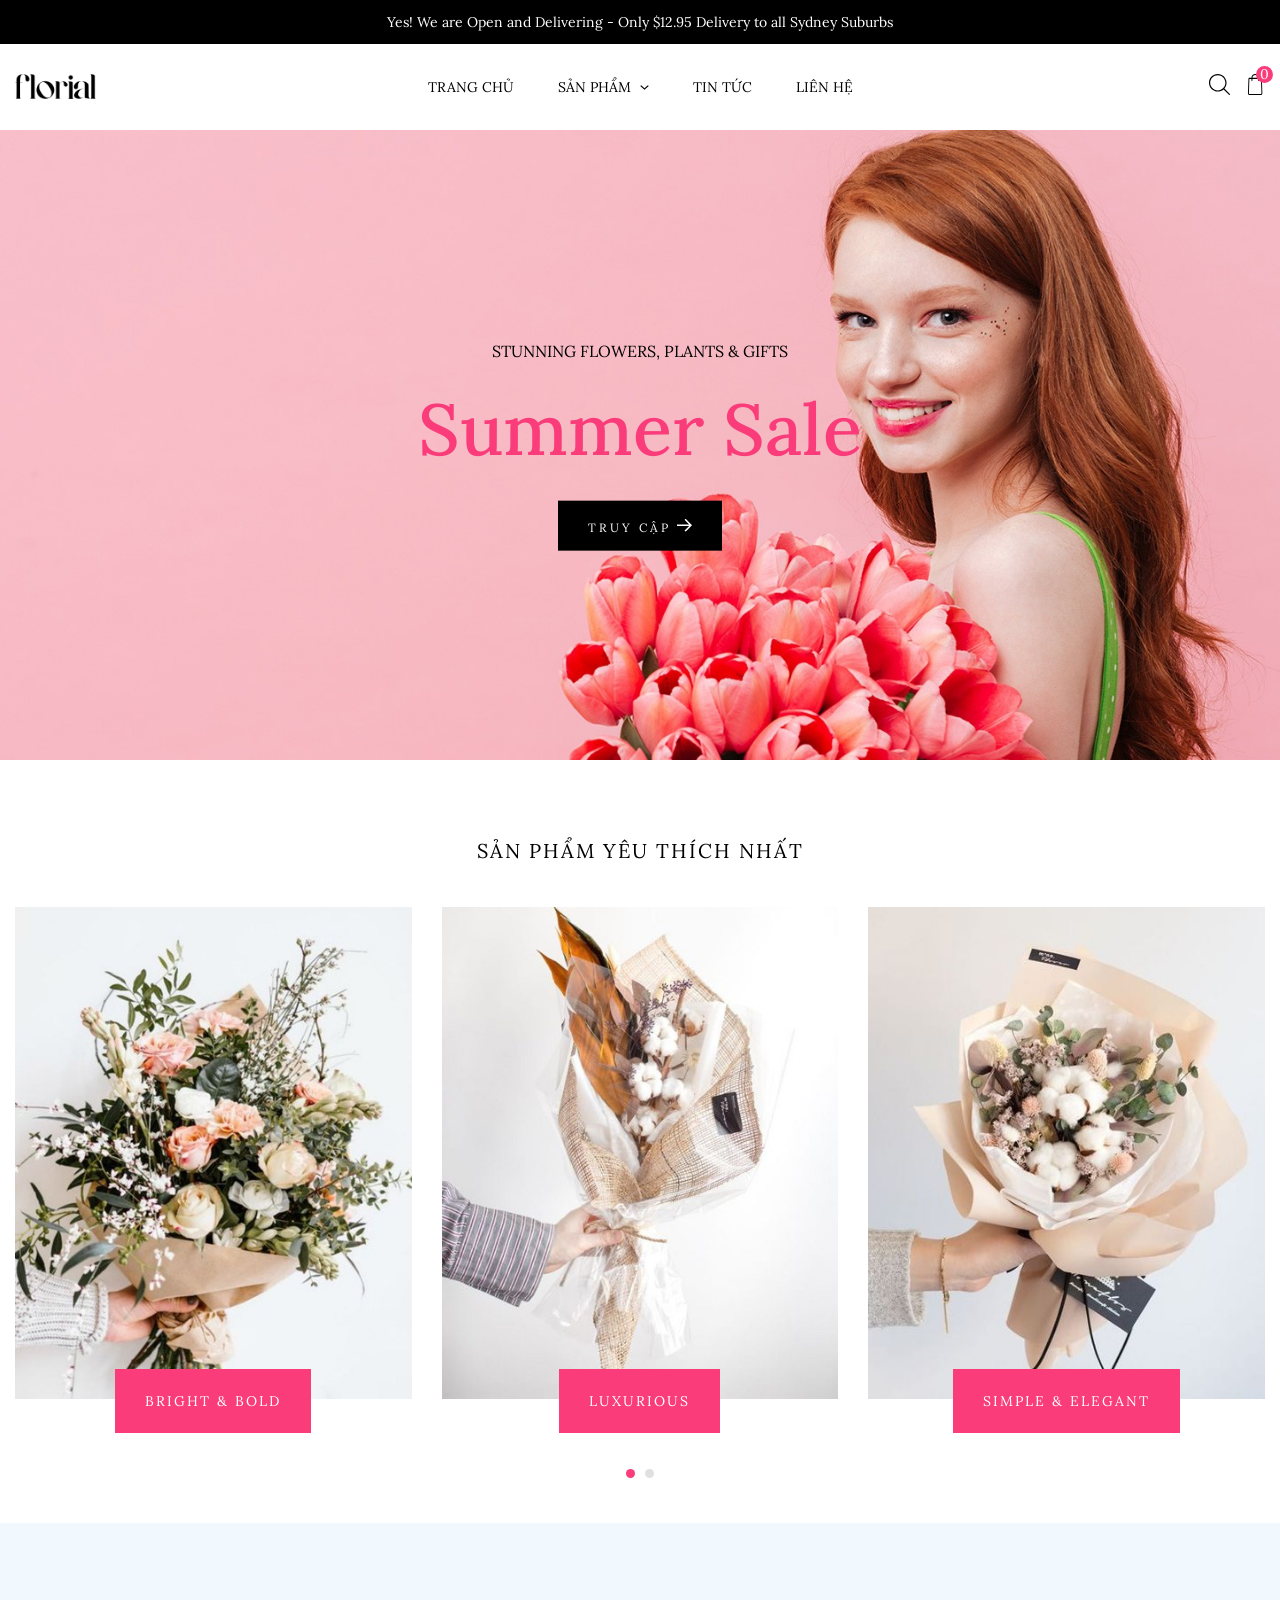
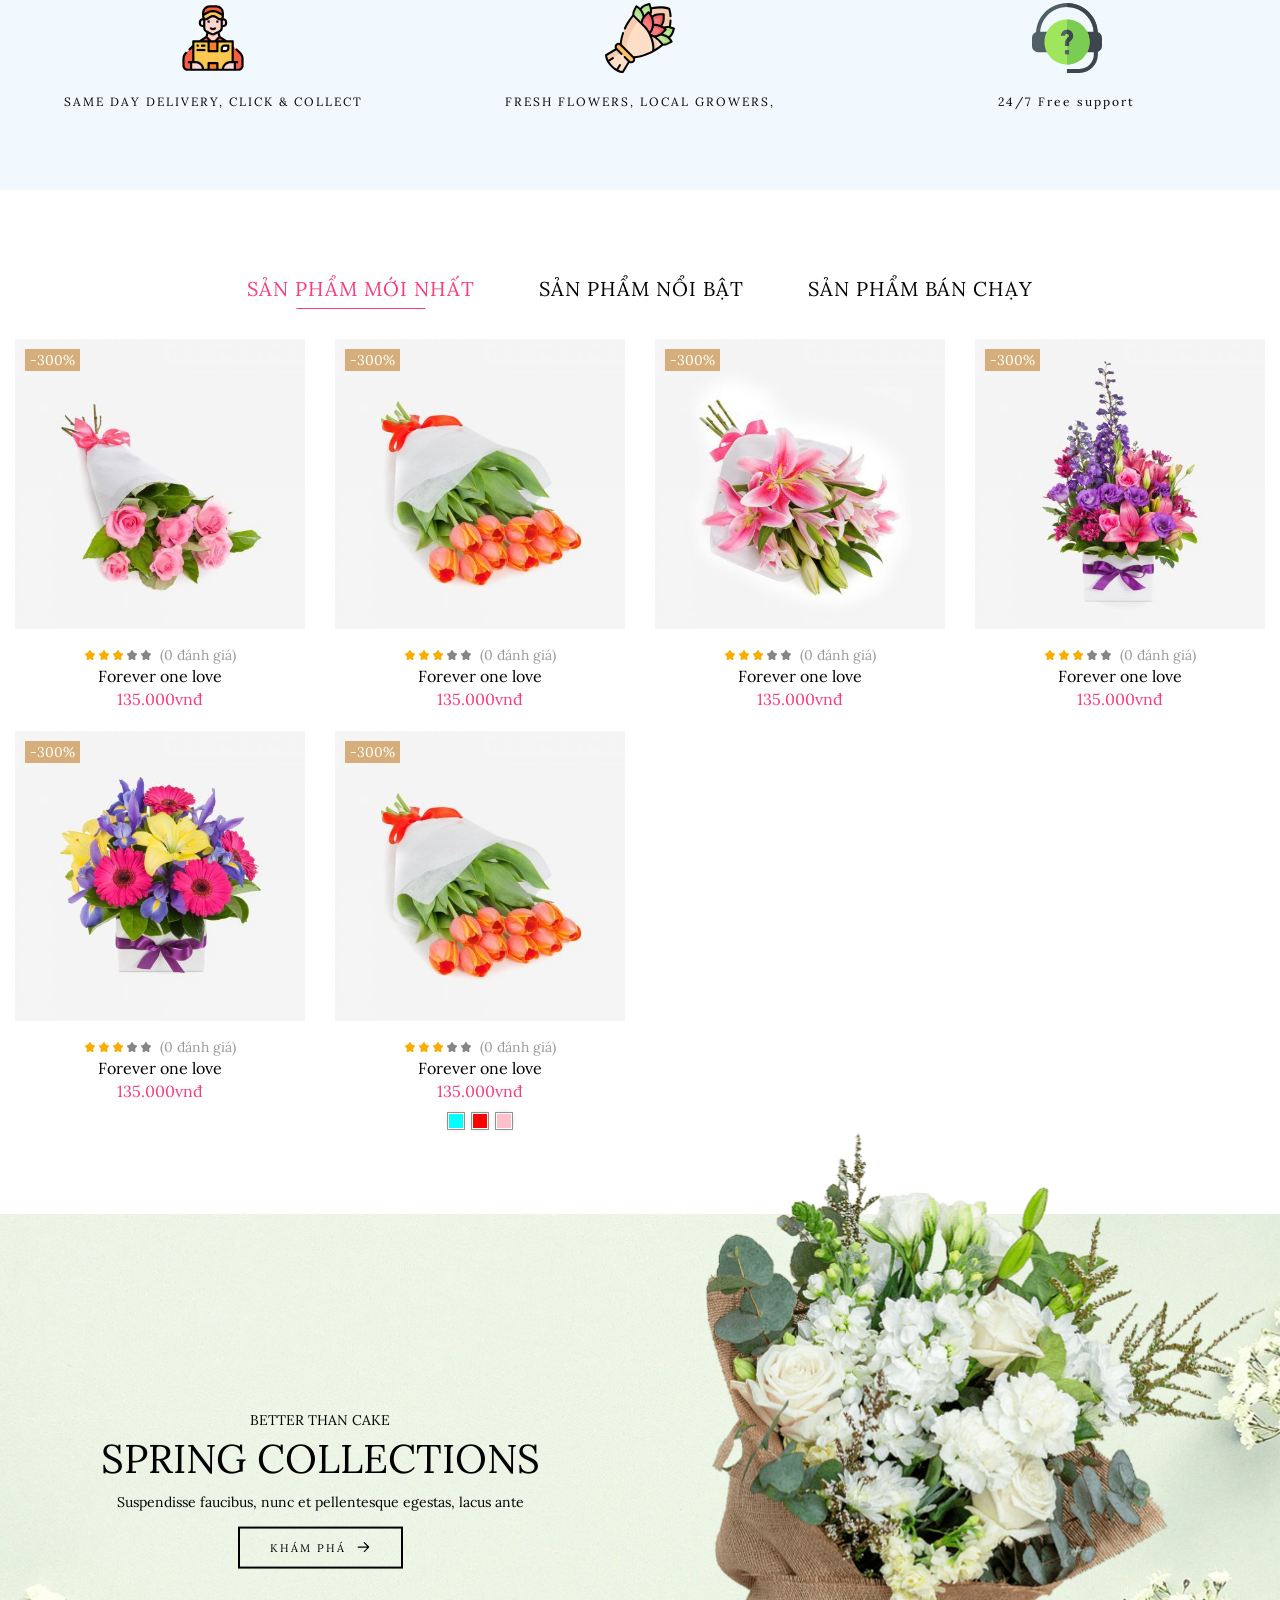
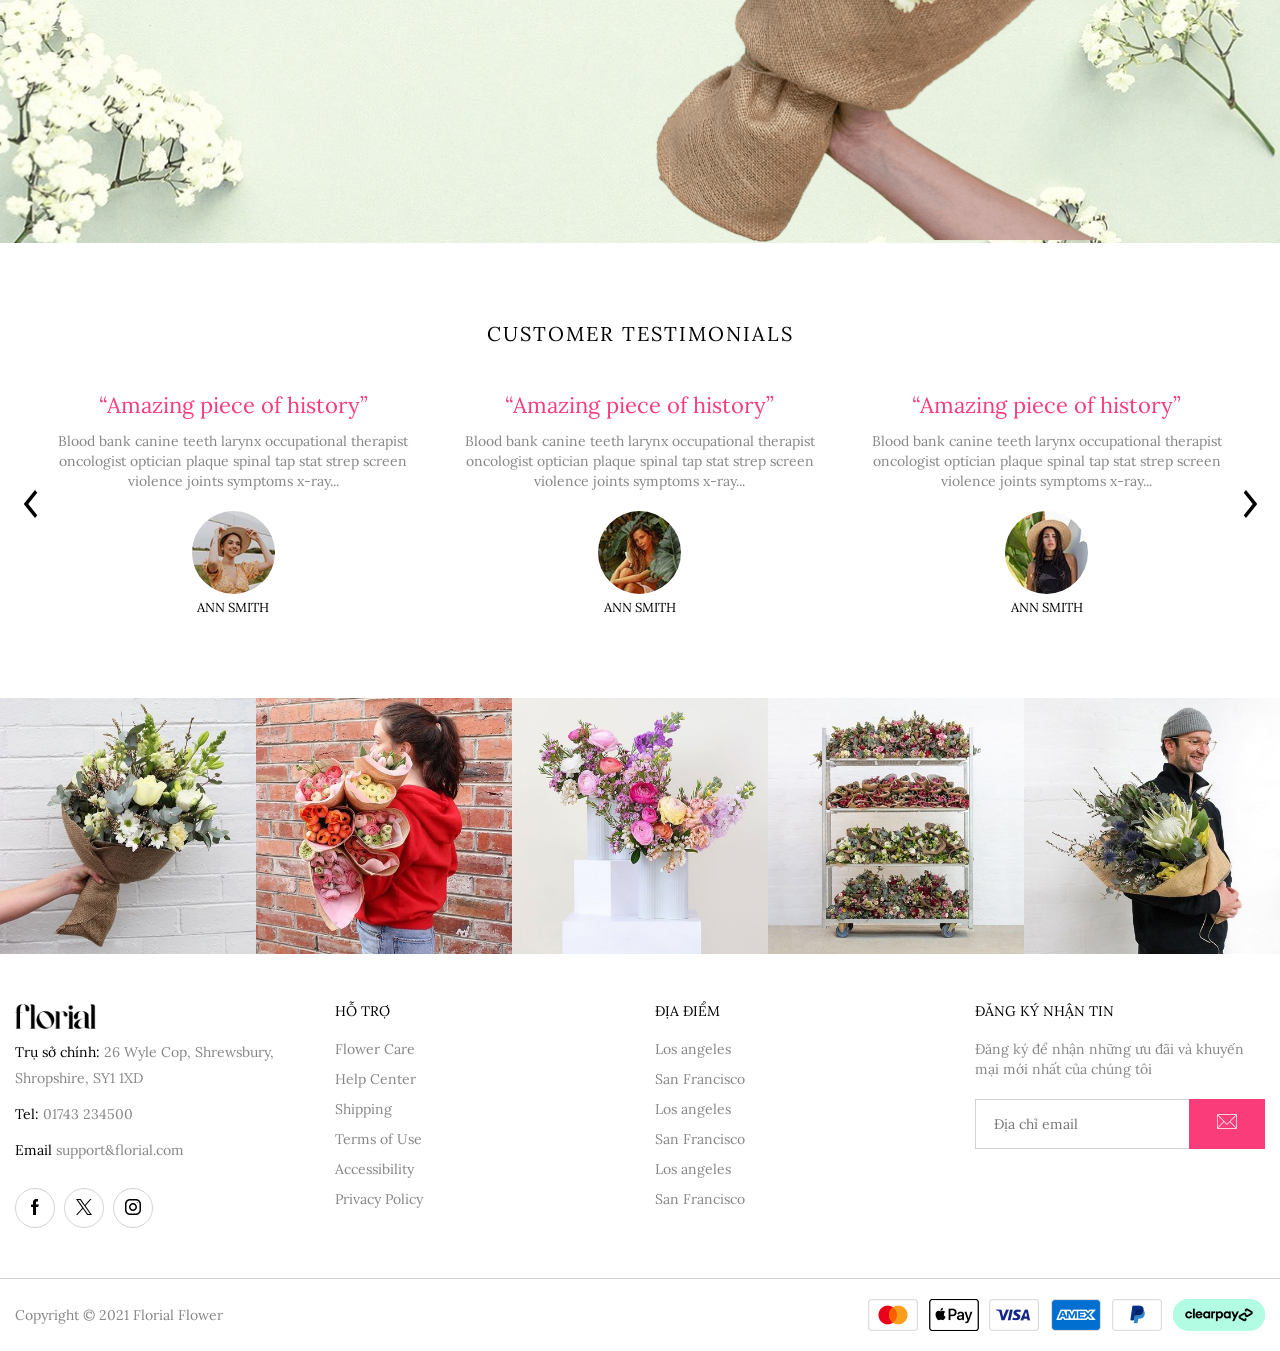
<file: index.html>
<!DOCTYPE html>
<html lang="en">

<head>
  <meta charset="UTF-8">
  <meta name="viewport" content="width=device-width, initial-scale=1.0">
  <title>Hoa</title>

  <link rel="stylesheet" href="./css/bootstrap.min.css">
  <!-- <link rel="stylesheet" href="./css/fancybox.css"> -->
  <link rel="stylesheet" href="./css/owl.carousel.min.css">
  <link rel="stylesheet" href="./css/sweetalert2.css">
  <link rel="stylesheet" href="./css/style.css">

  <link rel="preconnect" href="https://fonts.googleapis.com">
  <link rel="preconnect" href="https://fonts.gstatic.com" crossorigin>
  <link href="https://fonts.googleapis.com/css2?family=Lora:ital,wght@0,400..700;1,400..700&display=swap"
    rel="stylesheet">
</head>

<body>
  <!-- navbar  -->
  <div class="navbar-box hidden-xs">
    <div class="wrap">
      <div class="container-fluid">
        <div class="nav-text">Yes! We are Open and Delivering - Only $12.95 Delivery to all Sydney Suburbs</div>
      </div>
    </div>
  </div>
  <!-- navbar end -->

  <!-- header  -->
  <div class="header">
    <div class="wrap">
      <div class="container-fluid">
        <div class="row">
          <div class="col-xs-2 visible-xs">
            <div class="mb-menubtn mb_menu">
              <svg width='22' height='17'>
                <use href='#menu-btn'></use>
              </svg>
            </div>
          </div>
          <div class="col-sm-3 col-xs-8">
            <div class="logo">
              <a href="#">
                <img src="./img/logo/logo.png" alt="logo">
              </a>
            </div>
          </div>
          <div class="col-sm-6 hidden-xs">
            <div class="menu">
              <ul class="lv1">
                <li><a class="link" href="#">Trang chủ</a></li>
                <li><a class="link" href="#">Sản phẩm
                    <svg width="9" height="5">
                      <use href='#nav'></use>
                    </svg>
                  </a>
                  <ul class=lv2>
                    <li><a class="link" href="#">Sản phẩm 1</a></li>
                    <li><a class="link" href="#">Sản phẩm 2</a></li>
                    <li><a class="link" href="#">Sản phẩm 3</a></li>
                    <li><a class="link" href="#">Sản phẩm 4</a></li>
                  </ul>
                </li>
                <li><a class="link" href="#">Tin tức</a></li>
                <li><a class="link" href="#">Liên hệ</a></li>
              </ul>
            </div>
          </div>
          <div class="col-sm-3 col-xs-2">
            <div class="tool">
              <a class="tool-icon tool-search search_btn hidden-xs" href="#">
                <svg width='21' height='21'>
                  <use href='#tool-search'></use>
                </svg>
              </a>
              <a class="tool-icon tool-cart" href="#">
                <svg width='21' height='21'>
                  <use href='#tool-cart'></use>
                </svg>
                <span class="cart-number">0</span>
              </a>
            </div>
          </div>
        </div>
      </div>
    </div>
  </div>
  <!-- header end -->

  <!-- menu mobile  -->
  <div class="menu-mb-box menu_mb_box">
    <div class="mmbox-head">
      <a class="menu_mb_close" href="javascript:;">
        Đóng
        <svg width='12' height='12'>
          <use href='#close'></use>
        </svg>
      </a>
    </div>
    <div class="mmbox-body">
      <ul class="menumb-lv1-box">
        <li><a class="link" href="#">Trang chủ</a></li>
        <li class="open_lv2_1"><a class="link" href="#">Sản phẩm</a>
          <svg width='9' height='5'>
            <use href='#nav'></use>
          </svg>
          <div class="menumb-lv2-box menumb_lv2_1">
            <p class="arrow-back arrow_back">
              <svg width='9' height='5'>
                <use href='#nav'></use>
              </svg>
              Sản phẩm
            </p>
            <ul class="menumb-lv2 lv2_stt1">
              <li><a class="link" href="#">Sản phẩm 1</a></li>
              <li><a class="link" href="#">Sản phẩm 2</a></li>
              <li><a class="link" href="#">Sản phẩm 3</a></li>
              <li><a class="link" href="#">Sản phẩm 4</a></li>
            </ul>
          </div>
        </li>
        <li><a class="link" href="#">Tin tức</a></li>
        <li><a class="link" href="#">Liên hệ</a></li>
      </ul>
    </div>
  </div>
  <!-- menu mobile end -->

  <!-- search box  -->
  <div class="search-box search_box">
    <p>Bạn đang tìm kiếm gì?</p>
    <a class="search_close" href="javascript:;">
      Đóng
      <svg width='12' height='12'>
        <use href='#close'></use>
      </svg>
    </a>
    <div class="clearfix"></div>
    <form action="">
      <input type="text" placeholder="Tìm kiếm...">
    </form>
  </div>
  <!-- search box end -->

  <!-- home banner  -->
  <div class="home-banner">
    <div class="owl-carousel owl-theme home_banner_slide">
      <div class="item">
        <img src="./img/banner/banner-home1.jpg" alt="home banner">
        <div class="home-banner-text">
          <div class="hbanner-des">STUNNING FLOWERS, PLANTS & GIFTS </div>
          <div class="hbanner-title">Summer Sale</div>
          <a class="hbanner-link" href="#">Truy cập
            <svg width="15" height="13">
              <use href='#arrow'></use>
            </svg>
          </a>
        </div>
      </div>
      <div class="item">
        <img src="./img/banner/banner-home2.jpg" alt="home banner">
        <div class="home-banner-text">
          <div class="hbanner-des">STUNNING FLOWERS, PLANTS & GIFTS </div>
          <div class="hbanner-title">Summer Sale</div>
          <a class="hbanner-link" href="#">Truy cập
            <svg width="15" height="13">
              <use href='#arrow'></use>
            </svg>
          </a>
        </div>
      </div>
      <div class="item">
        <img src="./img/banner/banner-home3.jpg" alt="home banner">
        <div class="home-banner-text">
          <div class="hbanner-des">STUNNING FLOWERS, PLANTS & GIFTS </div>
          <div class="hbanner-title">Summer Sale</div>
          <a class="hbanner-link" href="#">Truy cập
            <svg width="15" height="13">
              <use href='#arrow'></use>
            </svg>
          </a>
        </div>
      </div>
    </div>
  </div>
  <!-- home banner end -->

  <!-- sp yeu thich  -->
  <div class="sp-like">
    <div class="wrap">
      <div class="container-fluid">
        <h2 class="main-title">Sản phẩm yêu thích nhất</h2>
        <div class="owl-carousel owl-theme sp_like_slide">
          <div class="item">
            <div class="sp-like-img wrap-img img-100">
              <img src="./img/banner/splike1.jpg" alt="san pham yeu thich">
            </div>
            <a class="splink" href="#">Bright & Bold</a>
          </div>
          <div class="item">
            <div class="sp-like-img wrap-img img-100">
              <img src="./img/banner/splike2.jpg" alt="san pham yeu thich">
            </div>
            <a class="splink" href="#">Luxurious</a>
          </div>
          <div class="item">
            <div class="sp-like-img wrap-img img-100">
              <img src="./img/banner/splike3.jpg" alt="san pham yeu thich">
            </div>
            <a class="splink" href="#">Simple & Elegant</a>
          </div>
          <div class="item">
            <div class="sp-like-img wrap-img img-100">
              <img src="./img/banner/splike2.jpg" alt="san pham yeu thich">
            </div>
            <a class="splink" href="#">Luxurious</a>
          </div>
        </div>
      </div>
    </div>
  </div>
  <!-- sp yeu thich end -->

  <!-- home icon  -->
  <div class="home-icon">
    <div class="wrap">
      <div class="container-fluid">
        <div class="row">
          <div class="col-sm-4">
            <div class="hicon">
              <svg width='70' height='70'>
                <use href='#hcion1'></use>
              </svg>
              SAME DAY DELIVERY, CLICK & COLLECT
            </div>
          </div>
          <div class="col-sm-4">
            <div class="hicon">
              <svg width='70' height='70'>
                <use href='#hcion2'></use>
              </svg>
              FRESH FLOWERS, LOCAL GROWERS,
            </div>
          </div>
          <div class="col-sm-4">
            <div class="hicon">
              <svg width='70' height='70'>
                <use href='#hcion3'></use>
              </svg>
              24/7 Free support
            </div>
          </div>
        </div>
      </div>
    </div>
  </div>
  <!-- home icon end -->

  <!-- home cat  -->
  <div class="home-cat">
    <div class="wrap">
      <div class="container-fluid">
        <ul class="nav homecat-mota">
          <li class="active"><a class="link" data-toggle="tab" href="#hcat1">Sản phẩm mới nhất</a></li>
          <li class=""><a class="link" data-toggle="tab" href="#hcat2">Sản phẩm nổi bật</a></li>
          <li class=""><a class="link" data-toggle="tab" href="#hcat3">Sản phẩm bán chạy</a></li>
        </ul>
        <div class="tab-content">
          <div id="hcat1" class="tab-pane hcat-content fade active in">
            <div class="row">
              <div class="col-sm-3 col-xs-6">
                <div class="prd-item">
                  <div class="prd-img">
                    <div class="wrap-img img-100">
                      <a href="#">
                        <img class="img-1" src="./img/product/1.1.jpg" alt="product">
                        <img class="img-2" src="./img/product/1.2.jpg" alt="product">
                      </a>
                    </div>
                    <span class="prd-discount">-300%</span>
                    <div class="prd-tool">
                      <ul>
                        <li><a class="tool-link trans-1" href="#">
                            <svg width="15" height="13">
                              <use href="#arrow"></use>
                            </svg>
                          </a></li>
                        <li><a class="tool-link trans-2" href="#">
                            <svg width="15" height="15">
                              <use href="#product-view"></use>
                            </svg>
                          </a></li>
                      </ul>
                    </div>
                  </div>
                  <div class="prd-review">
                    <div class="review-star">
                      <svg class="active" width='10' height='10'>
                        <use href='#star'></use>
                      </svg>
                      <svg class="active" width='10' height='10'>
                        <use href='#star'></use>
                      </svg>
                      <svg class="active" width='10' height='10'>
                        <use href='#star'></use>
                      </svg>
                      <svg class="" width='10' height='10'>
                        <use href='#star'></use>
                      </svg>
                      <svg class="" width='10' height='10'>
                        <use href='#star'></use>
                      </svg>
                    </div>
                    <div class="review-text">(0 đánh giá)</div>
                  </div>
                  <a href="#" class="prd-title">
                    Forever one love
                  </a>
                  <div class="prd-price">
                    135.000vnđ
                  </div>
                </div>
              </div>
              <div class="col-sm-3 col-xs-6">
                <div class="prd-item">
                  <div class="prd-img">
                    <div class="wrap-img img-100">
                      <a href="#">
                        <img class="img-1" src="./img/product/2.1.jpg" alt="product">
                        <img class="img-2" src="./img/product/2.2.jpg" alt="product">
                      </a>
                    </div>
                    <span class="prd-discount">-300%</span>
                    <div class="prd-tool">
                      <ul>
                        <li><a class="tool-link trans-1" href="#">
                            <svg width="15" height="13">
                              <use href="#arrow"></use>
                            </svg>
                          </a></li>
                        <li><a class="tool-link trans-2" href="#">
                            <svg width="15" height="15">
                              <use href="#product-view"></use>
                            </svg>
                          </a></li>
                      </ul>
                    </div>
                  </div>
                  <div class="prd-review">
                    <div class="review-star">
                      <svg class="active" width='10' height='10'>
                        <use href='#star'></use>
                      </svg>
                      <svg class="active" width='10' height='10'>
                        <use href='#star'></use>
                      </svg>
                      <svg class="active" width='10' height='10'>
                        <use href='#star'></use>
                      </svg>
                      <svg class="" width='10' height='10'>
                        <use href='#star'></use>
                      </svg>
                      <svg class="" width='10' height='10'>
                        <use href='#star'></use>
                      </svg>
                    </div>
                    <div class="review-text">(0 đánh giá)</div>
                  </div>
                  <a href="#" class="prd-title">
                    Forever one love
                  </a>
                  <div class="prd-price">
                    135.000vnđ
                  </div>
                </div>
              </div>
              <div class="col-sm-3 col-xs-6">
                <div class="prd-item">
                  <div class="prd-img">
                    <div class="wrap-img img-100">
                      <a href="#">
                        <img class="img-1" src="./img/product/3.1.jpg" alt="product">
                        <img class="img-2" src="./img/product/3.2.jpg" alt="product">
                      </a>
                    </div>
                    <span class="prd-discount">-300%</span>
                    <div class="prd-tool">
                      <ul>
                        <li><a class="tool-link trans-1" href="#">
                            <svg width="15" height="13">
                              <use href="#arrow"></use>
                            </svg>
                          </a></li>
                        <li><a class="tool-link trans-2" href="#">
                            <svg width="15" height="15">
                              <use href="#product-view"></use>
                            </svg>
                          </a></li>
                      </ul>
                    </div>
                  </div>
                  <div class="prd-review">
                    <div class="review-star">
                      <svg class="active" width='10' height='10'>
                        <use href='#star'></use>
                      </svg>
                      <svg class="active" width='10' height='10'>
                        <use href='#star'></use>
                      </svg>
                      <svg class="active" width='10' height='10'>
                        <use href='#star'></use>
                      </svg>
                      <svg class="" width='10' height='10'>
                        <use href='#star'></use>
                      </svg>
                      <svg class="" width='10' height='10'>
                        <use href='#star'></use>
                      </svg>
                    </div>
                    <div class="review-text">(0 đánh giá)</div>
                  </div>
                  <a href="#" class="prd-title">
                    Forever one love
                  </a>
                  <div class="prd-price">
                    135.000vnđ
                  </div>
                </div>
              </div>
              <div class="col-sm-3 col-xs-6">
                <div class="prd-item">
                  <div class="prd-img">
                    <div class="wrap-img img-100">
                      <a href="#">
                        <img class="img-1" src="./img/product/4.1.jpg" alt="product">
                        <img class="img-2" src="./img/product/4.2.jpg" alt="product">
                      </a>
                    </div>
                    <span class="prd-discount">-300%</span>
                    <div class="prd-tool">
                      <ul>
                        <li><a class="tool-link trans-1" href="#">
                            <svg width="15" height="13">
                              <use href="#arrow"></use>
                            </svg>
                          </a></li>
                        <li><a class="tool-link trans-2" href="#">
                            <svg width="15" height="15">
                              <use href="#product-view"></use>
                            </svg>
                          </a></li>
                      </ul>
                    </div>
                  </div>
                  <div class="prd-review">
                    <div class="review-star">
                      <svg class="active" width='10' height='10'>
                        <use href='#star'></use>
                      </svg>
                      <svg class="active" width='10' height='10'>
                        <use href='#star'></use>
                      </svg>
                      <svg class="active" width='10' height='10'>
                        <use href='#star'></use>
                      </svg>
                      <svg class="" width='10' height='10'>
                        <use href='#star'></use>
                      </svg>
                      <svg class="" width='10' height='10'>
                        <use href='#star'></use>
                      </svg>
                    </div>
                    <div class="review-text">(0 đánh giá)</div>
                  </div>
                  <a href="#" class="prd-title">
                    Forever one love
                  </a>
                  <div class="prd-price">
                    135.000vnđ
                  </div>
                </div>
              </div>
              <div class="clearfix"></div>
              <div class="col-sm-3 col-xs-6">
                <div class="prd-item">
                  <div class="prd-img">
                    <div class="wrap-img img-100">
                      <a href="#">
                        <img class="img-1" src="./img/product/5.1.jpg" alt="product">
                        <img class="img-2" src="./img/product/1.1.jpg" alt="product">
                      </a>
                    </div>
                    <span class="prd-discount">-300%</span>
                    <div class="prd-tool">
                      <ul>
                        <li><a class="tool-link trans-1" href="#">
                            <svg width="15" height="13">
                              <use href="#arrow"></use>
                            </svg>
                          </a></li>
                        <li><a class="tool-link trans-2" href="#">
                            <svg width="15" height="15">
                              <use href="#product-view"></use>
                            </svg>
                          </a></li>
                      </ul>
                    </div>
                  </div>
                  <div class="prd-review">
                    <div class="review-star">
                      <svg class="active" width='10' height='10'>
                        <use href='#star'></use>
                      </svg>
                      <svg class="active" width='10' height='10'>
                        <use href='#star'></use>
                      </svg>
                      <svg class="active" width='10' height='10'>
                        <use href='#star'></use>
                      </svg>
                      <svg class="" width='10' height='10'>
                        <use href='#star'></use>
                      </svg>
                      <svg class="" width='10' height='10'>
                        <use href='#star'></use>
                      </svg>
                    </div>
                    <div class="review-text">(0 đánh giá)</div>
                  </div>
                  <a href="#" class="prd-title">
                    Forever one love
                  </a>
                  <div class="prd-price">
                    135.000vnđ
                  </div>
                </div>
              </div>
              <div class="col-sm-3 col-xs-6">
                <div class="prd-item">
                  <div class="prd-img">
                    <div class="wrap-img img-100">
                      <a href="#">
                        <img class="img-1" src="./img/product/6.1.jpg" alt="product">
                        <img class="img-2" src="./img/product/6.2.jpg" alt="product">
                      </a>
                    </div>
                    <span class="prd-discount">-300%</span>
                    <div class="prd-tool">
                      <ul>
                        <li><a class="tool-link trans-1" href="#">
                            <svg width="15" height="13">
                              <use href="#arrow"></use>
                            </svg>
                          </a></li>
                        <li><a class="tool-link trans-2" href="#">
                            <svg width="15" height="15">
                              <use href="#product-view"></use>
                            </svg>
                          </a></li>
                      </ul>
                    </div>
                  </div>
                  <div class="prd-review">
                    <div class="review-star">
                      <svg class="active" width='10' height='10'>
                        <use href='#star'></use>
                      </svg>
                      <svg class="active" width='10' height='10'>
                        <use href='#star'></use>
                      </svg>
                      <svg class="active" width='10' height='10'>
                        <use href='#star'></use>
                      </svg>
                      <svg class="" width='10' height='10'>
                        <use href='#star'></use>
                      </svg>
                      <svg class="" width='10' height='10'>
                        <use href='#star'></use>
                      </svg>
                    </div>
                    <div class="review-text">(0 đánh giá)</div>
                  </div>
                  <a href="#" class="prd-title">
                    Forever one love
                  </a>
                  <div class="prd-price">
                    135.000vnđ
                  </div>
                  <div class="prd-color">
                    <span style="background-color: aqua;"></span>
                    <span style="background-color: red;"></span>
                    <span style="background-color: pink;"></span>
                  </div>
                </div>
              </div>
            </div>
          </div>
          <div id="hcat2" class="tab-pane hcat-content fade">
          </div>
          <div id="hcat3" class="tab-pane hcat-content fade">
          </div>
        </div>
      </div>
    </div>
  </div>
  <!-- home cat end -->

  <!-- home sub banner  -->
  <div class="home-sub-banner">
    <img class="hsub-banner" src="./img/banner/home-sub-banner.jpg" alt="home sub banner">
    <div class="container-fluid">
      <div class="row">
        <div class="col-sm-6">
          <div class="left">
            <div class="left-pos">
              <div class="hsub-span">
                BETTER THAN CAKE
              </div>
              <div class="hsub-title">
                Spring Collections
              </div>
              <div class="hsub-des">
                Suspendisse faucibus, nunc et pellentesque egestas, lacus ante
              </div>
              <a class="hsub-link" href="#">Khám phá
                <svg width="15" height="13">
                  <use href='#arrow'></use>
                </svg>
              </a>
            </div>
          </div>
        </div>
        <div class="col-sm-6">
          <div class="right">
            <img class="hsub-img" src="./img/banner/home-sub-img.png" alt="home sub">
          </div>
        </div>
      </div>
    </div>
  </div>
  <!-- home sub banner end -->

  <!-- customer review -->
  <div class="cus-review" style="background-image: url(./img/banner/review-banner.jpg);">
    <div class="wrap">
      <div class="container-fluid">
        <h2 class="main-title">Customer Testimonials</h2>
        <div class="owl-carousel owl-theme cus_review_slide">
          <div class="item">
            <div class="customer-item">
              <div class="title">“Amazing piece of history”</div>
              <div class="des">
                <p>Blood bank canine teeth larynx occupational therapist oncologist optician plaque spinal tap stat
                  strep screen violence joints symptoms x-ray... </p>
              </div>
              <img src="./img/banner/cus1.jpg" alt="customer">
              <div class="name">Ann Smith</div>
            </div>
          </div>
          <div class="item">
            <div class="customer-item">
              <div class="title">“Amazing piece of history”</div>
              <div class="des">
                <p>Blood bank canine teeth larynx occupational therapist oncologist optician plaque spinal tap stat
                  strep screen violence joints symptoms x-ray... </p>
              </div>
              <img src="./img/banner/cus2.jpg" alt="customer">
              <div class="name">Ann Smith</div>
            </div>
          </div>
          <div class="item">
            <div class="customer-item">
              <div class="title">“Amazing piece of history”</div>
              <div class="des">
                <p>Blood bank canine teeth larynx occupational therapist oncologist optician plaque spinal tap stat
                  strep screen violence joints symptoms x-ray... </p>
              </div>
              <img src="./img/banner/cus3.jpg" alt="customer">
              <div class="name">Ann Smith</div>
            </div>
          </div>
          <div class="item">
            <div class="customer-item">
              <div class="title">“Amazing piece of history”</div>
              <div class="des">
                <p>Blood bank canine teeth larynx occupational therapist oncologist optician plaque spinal tap stat
                  strep screen violence joints symptoms x-ray... </p>
              </div>
              <img src="./img/banner/cus4.jpg" alt="customer">
              <div class="name">Ann Smith</div>
            </div>
          </div>
        </div>
      </div>
    </div>
  </div>
  <!-- customer review end -->

  <!-- instagram  -->
  <div class="insta">
    <div class="owl-carousel owl-theme insta_slide">
      <div class="item">
        <a href="#">
          <div class="insta-item">
            <div class="wrap-img img-100">
              <img src="./img/banner/insta1.jpg" alt="instagram">
            </div>
            <svg width='30' height='30'>
              <use href='#instagram'></use>
            </svg>
          </div>
        </a>
      </div>
      <div class="item">
        <a href="#">
          <div class="insta-item">
            <div class="wrap-img img-100">
              <img src="./img/banner/insta2.jpg" alt="instagram">
            </div>
            <svg width='30' height='30'>
              <use href='#instagram'></use>
            </svg>
          </div>
        </a>
      </div>
      <div class="item">
        <a href="#">
          <div class="insta-item">
            <div class="wrap-img img-100">
              <img src="./img/banner/insta3.jpg" alt="instagram">
            </div>
            <svg width='30' height='30'>
              <use href='#instagram'></use>
            </svg>
          </div>
        </a>
      </div>
      <div class="item">
        <a href="#">
          <div class="insta-item">
            <div class="wrap-img img-100">
              <img src="./img/banner/insta4.jpg" alt="instagram">
            </div>
            <svg width='30' height='30'>
              <use href='#instagram'></use>
            </svg>
          </div>
        </a>
      </div>
      <div class="item">
        <a href="#">
          <div class="insta-item">
            <div class="wrap-img img-100">
              <img src="./img/banner/insta5.jpg" alt="instagram">
            </div>
            <svg width='30' height='30'>
              <use href='#instagram'></use>
            </svg>
          </div>
        </a>
      </div>
      <div class="item">
        <a href="#">
          <div class="insta-item">
            <div class="wrap-img img-100">
              <img src="./img/banner/insta6.jpg" alt="instagram">
            </div>
            <svg width='30' height='30'>
              <use href='#instagram'></use>
            </svg>
          </div>
        </a>
      </div>
    </div>
  </div>
  <!-- instagram end -->

  <!-- footer  -->
  <div class="footer">
    <div class="wrap">
      <div class="container-fluid">
        <div class="row">
          <div class="col-sm-3">
            <div class="footer1">
              <a class="link" href="#">
                <img src="./img/logo/logo.png" alt="logo">
              </a>
              <ul class="address-list">
                <li><a class="link" href="javascript:;">
                    <strong>Trụ sở chính: </strong>
                    26 Wyle Cop, Shrewsbury, Shropshire, SY1 1XD
                  </a></li>
                <li><a class="link" href="tel:">
                    <strong>Tel: </strong>
                    01743 234500
                  </a></li>
                <li><a class="link" href="mailto:">
                    <strong>Email</strong>
                    support&florial.com
                  </a></li>
              </ul>
              <ul class="social-list">
                <li><a class="link" href="#">
                    <svg width='16' height='16'>
                      <use href='#fb'></use>
                    </svg>
                  </a></li>
                <li><a class="link" href="#">
                    <svg width='16' height='16'>
                      <use href='#tw'></use>
                    </svg>
                  </a></li>
                <li><a class="link" href="#">
                    <svg width='16' height='16'>
                      <use href='#insta'></use>
                    </svg>
                  </a></li>
              </ul>
            </div>
          </div>
          <div class="col-sm-3">
            <div class="footer2">
              <h3 class="footer-title">Hỗ trợ</h3>
              <ul>
                <li><a class="link" href="#">Flower Care</a></li>
                <li><a class="link" href="#">Help Center</a></li>
                <li><a class="link" href="#">Shipping</a></li>
                <li><a class="link" href="#">Terms of Use</a></li>
                <li><a class="link" href="#">Accessibility</a></li>
                <li><a class="link" href="#">Privacy Policy</a></li>
              </ul>
            </div>
          </div>
          <div class="col-sm-3">
            <div class="footer2">
              <h3 class="footer-title">Địa điểm</h3>
              <ul>
                <li><a class="link" href="#">Los angeles</a></li>
                <li><a class="link" href="#">San Francisco</a></li>
                <li><a class="link" href="#">Los angeles</a></li>
                <li><a class="link" href="#">San Francisco</a></li>
                <li><a class="link" href="#">Los angeles</a></li>
                <li><a class="link" href="#">San Francisco</a></li>
              </ul>
            </div>
          </div>
          <div class="col-sm-3">
            <div class="footer3">
              <h3 class="footer-title">Đăng ký nhận tin</h3>
              <div class="footer-des">
                Đăng ký để nhận những ưu đãi và khuyến mại mới nhất của chúng tôi
              </div>
              <form action="">
                <input type="text" placeholder="Địa chỉ email">
                <button type="submit">
                  <svg width="20" height="15">
                    <use href='#mail'></use>
                  </svg>
                </button>
              </form>
            </div>
          </div>
        </div>
      </div>
    </div>
  </div>
  <div class="footer-bot">
    <div class="wrap">
      <div class="container-fluid">
        <div class="copyright">Copyright © 2021 Florial Flower</div>
        <div class="payment">
          <img src="./img/banner/payment.png" alt="payment">
        </div>
        <div class="clearfix"></div>
      </div>
    </div>
  </div>
  <!-- footer end -->

  <div class="backtop">
    <div class="backtop-btn backtop_btn">
      <svg width='15' height='8'>
        <use href='#backtop'></use>
      </svg>
    </div>
  </div>

  <!-- svg   -->
  <div class="svg-div">
    <svg id="close" width="12" height="12" viewBox="0 0 12 12" fill="none" xmlns="http://www.w3.org/2000/svg">
      <g clip-path="url(#clip0_7306_95)">
        <path
          d="M11.5054 11.5054L5.99976 5.99976M5.99976 5.99976L0.494141 0.494141M5.99976 5.99976L11.5054 0.494141M5.99976 5.99976L0.494141 11.5054"
          stroke="currentColor" stroke-width="2" stroke-linecap="round" stroke-linejoin="round" />
      </g>
      <defs>
        <clipPath id="clip0_7306_95">
          <rect width="12" height="12" fill="white" />
        </clipPath>
      </defs>
    </svg>
    <svg id="menu-btn" width="22" height="17" viewBox="0 0 22 17" fill="none" xmlns="http://www.w3.org/2000/svg">
      <path
        d="M0.684739 1.66772H21.3153C21.6908 1.66772 22 1.29114 22 0.833861C22 0.376582 21.6908 0 21.3153 0H0.684739C0.309237 0 0 0.376582 0 0.833861C0 1.29114 0.309237 1.66772 0.684739 1.66772ZM21.3153 7.66614H0.684739C0.309237 7.66614 0 8.04272 0 8.5C0 8.95728 0.309237 9.33386 0.684739 9.33386H21.3153C21.6908 9.33386 22 8.95728 22 8.5C22 8.04272 21.6908 7.66614 21.3153 7.66614ZM21.3153 15.3323H0.684739C0.309237 15.3323 0 15.7089 0 16.1661C0 16.6234 0.309237 17 0.684739 17H21.3153C21.6908 17 22 16.6234 22 16.1661C22 15.7089 21.6908 15.3323 21.3153 15.3323Z"
        fill="currentColor" />
    </svg>
    <svg id="backtop" width="15" height="8" viewBox="0 0 15 8" fill="none" xmlns="http://www.w3.org/2000/svg">
      <path d="M7.5 0.400391L0.46875 6.40039L1.875 7.60039L7.5 2.80039L13.125 7.60039L14.5312 6.40039L7.5 0.400391Z"
        fill="currentColor" />
    </svg>
    <svg id="nav" width="9" height="5" viewBox="0 0 9 5" fill="none" xmlns="http://www.w3.org/2000/svg">
      <g clip-path="url(#clip0_3206_87)">
        <path d="M4.5 4.75L8.71875 1L7.875 0.25L4.5 3.25L1.125 0.25L0.28125 1L4.5 4.75Z" fill="currentColor" />
      </g>
      <defs>
        <clipPath id="clip0_3206_87">
          <rect width="5" height="9" fill="currentColor" transform="matrix(0 -1 1 0 0 5)" />
        </clipPath>
      </defs>
    </svg>
    <svg id="mail" width="20" height="15" viewBox="0 0 20 15" fill="none" xmlns="http://www.w3.org/2000/svg">
      <g clip-path="url(#clip0_1649_25)">
        <path
          d="M19.9068 14.5216C19.9176 14.4839 19.925 14.4441 19.925 14.4023V0.598466C19.925 0.556374 19.9176 0.51636 19.9065 0.478425C19.905 0.473229 19.904 0.468032 19.9021 0.462836C19.8873 0.418405 19.8656 0.378392 19.8384 0.343315C19.8365 0.340977 19.8363 0.338119 19.8344 0.335781C19.8333 0.334481 19.8319 0.333961 19.8307 0.332662C19.8016 0.297845 19.7672 0.269784 19.7286 0.248738C19.7256 0.247179 19.7233 0.2451 19.7202 0.243541C19.6837 0.225093 19.644 0.214701 19.6021 0.211583C19.598 0.211323 19.5941 0.210283 19.5899 0.210283C19.586 0.210023 19.5825 0.208984 19.5786 0.208984H0.346935C0.343005 0.208984 0.339307 0.210023 0.335378 0.210283C0.331679 0.210543 0.327981 0.211323 0.324283 0.211583C0.281985 0.214701 0.241536 0.225354 0.204555 0.244061C0.202244 0.2451 0.200395 0.246919 0.198083 0.247958C0.15879 0.269004 0.123889 0.297585 0.0945341 0.332922C0.0933785 0.334221 0.0919919 0.334481 0.0908363 0.335781C0.0889874 0.337859 0.0887563 0.340717 0.0869067 0.343056C0.059633 0.378132 0.0376751 0.418405 0.0228824 0.462836C0.0210333 0.468032 0.0201088 0.473229 0.0184908 0.478686C0.00739632 0.51662 0 0.556634 0 0.598725V14.4029C0 14.4455 0.00762741 14.486 0.018953 14.5244C0.020571 14.5296 0.0214956 14.5346 0.0231136 14.5397C0.0381373 14.5844 0.0603263 14.6248 0.0878311 14.6598C0.0894496 14.6619 0.0899119 14.6645 0.0915296 14.6665C0.0929163 14.6684 0.0947652 14.6695 0.0963837 14.6712C0.107709 14.6845 0.12019 14.6962 0.133134 14.7076C0.138913 14.7125 0.143997 14.7185 0.150007 14.7232C0.165262 14.7352 0.181673 14.7448 0.198545 14.7536C0.202706 14.7557 0.206404 14.7591 0.210564 14.7609C0.2524 14.7809 0.298396 14.7923 0.346703 14.7923H19.5781C19.6264 14.7923 19.6724 14.7812 19.7142 14.7609C19.7207 14.7578 19.7267 14.7531 19.733 14.7494C19.7473 14.7414 19.7616 14.7331 19.7748 14.723C19.7817 14.7175 19.788 14.7105 19.7947 14.7045C19.8064 14.6938 19.818 14.6832 19.8282 14.671C19.8301 14.6689 19.8321 14.6673 19.834 14.6653C19.8359 14.6629 19.8363 14.6598 19.8381 14.6575C19.8652 14.6226 19.8869 14.5826 19.9017 14.5385C19.904 14.5327 19.9052 14.5273 19.9068 14.5216ZM0.693638 1.4824L6.52912 7.47428L0.693638 13.5139V1.4824ZM12.654 7.18067C12.6299 7.19834 12.6045 7.21316 12.5844 7.23809C12.5768 7.24745 12.5742 7.25966 12.5676 7.26953L9.96267 9.94416L1.2405 0.988208H18.6847L12.654 7.18067ZM7.04316 8.00195L9.72874 10.7595C9.79504 10.8276 9.87874 10.8617 9.96267 10.8617C10.0465 10.8617 10.1302 10.8276 10.1963 10.7595L12.8486 8.0363L18.6832 14.0128H1.23542L7.04316 8.00195ZM13.3629 7.50831L19.2316 1.4824V13.5202L13.3629 7.50831Z"
          fill="white" />
      </g>
      <defs>
        <clipPath id="clip0_1649_25">
          <rect width="20" height="15" fill="white" />
        </clipPath>
      </defs>
    </svg>
    <svg id="fb" width="16" height="16" viewBox="0 0 16 16" fill="none" xmlns="http://www.w3.org/2000/svg">
      <path
        d="M8.992 5.504V3.504C8.992 2.944 9.44 2.512 9.984 2.512H10.976V0H8.992C7.344 0 6 1.344 6 3.008V5.504H4V8H6V16H9.008V8H11.008L12 5.504H8.992Z"
        fill="currentColor" />
    </svg>
    <svg id="tw" width="16" height="16" viewBox="0 0 16 16" fill="none" xmlns="http://www.w3.org/2000/svg">
      <path
        d="M9.52399 6.77563L15.4809 0H14.0696L8.89475 5.88195L4.76467 0H0L6.24691 8.89535L0 16H1.41143L6.87279 9.78701L11.2353 16H16L9.52399 6.77563ZM7.5902 8.97343L6.95629 8.08709L1.92043 1.04117H4.08868L8.15397 6.72957L8.7852 7.61591L14.0689 15.0096H11.9006L7.5902 8.97343Z"
        fill="currentColor" />
    </svg>
    <svg id="insta" width="16" height="16" viewBox="0 0 16 16" fill="none" xmlns="http://www.w3.org/2000/svg">
      <g clip-path="url(#clip0_1545_57)">
        <mask id="mask0_1545_57" style="mask-type:luminance" maskUnits="userSpaceOnUse" x="0" y="0" width="16"
          height="16">
          <path d="M16 0H0V16H16V0Z" fill="currentColor" />
        </mask>
        <g mask="url(#mask0_1545_57)">
          <path
            d="M11.008 0H4.992C2.24 0 0 2.24 0 4.992V10.992C0 13.76 2.24 16 4.992 16H10.992C13.76 16 16 13.76 16 11.008V4.992C16 2.24 13.76 0 11.008 0ZM14.496 11.008C14.496 12.944 12.928 14.512 10.992 14.512H4.992C3.056 14.512 1.488 12.944 1.488 11.008V4.992C1.488 3.056 3.056 1.488 4.992 1.488H10.992C12.928 1.488 14.496 3.056 14.496 4.992V11.008ZM8 4C5.792 4 4 5.792 4 8C4 10.208 5.792 12 8 12C10.208 12 12 10.208 12 8C12 5.792 10.208 4 8 4ZM8 10.496C6.624 10.496 5.504 9.376 5.504 8C5.504 6.624 6.624 5.504 8 5.504C9.376 5.504 10.496 6.624 10.496 8C10.496 9.376 9.376 10.496 8 10.496ZM12.832 3.696C12.832 3.98733 12.5953 4.224 12.304 4.224C12.0127 4.224 11.776 3.98733 11.776 3.696C11.776 3.40467 12.0127 3.168 12.304 3.168C12.5953 3.168 12.832 3.40467 12.832 3.696Z"
            fill="currentColor" />
        </g>
      </g>
      <defs>
        <clipPath id="clip0_1545_57">
          <rect width="16" height="16" fill="currentColor" />
        </clipPath>
      </defs>
    </svg>
    <svg id="tool-search" width="21" height="21" viewBox="0 0 21 21" fill="none" xmlns="http://www.w3.org/2000/svg">
      <path
        d="M20.8317 19.9679L15.4238 14.5757C16.8126 12.9539 17.5701 10.9107 17.5701 8.80441C17.5701 3.95988 13.6353 0 8.77455 0C3.93487 0 0 3.93882 0 8.78335C0 13.6279 3.93487 17.5878 8.79559 17.5878C10.9208 17.5878 12.9409 16.8295 14.5611 15.4183L19.9689 20.8104C20.0952 20.9368 20.2425 21 20.3898 21C20.5371 21 20.6844 20.9368 20.7896 20.8315C20.9158 20.7262 20.979 20.5787 21 20.4102C21 20.2417 20.9369 20.0732 20.8317 19.9679ZM16.3707 8.80441C16.3707 12.9749 12.9619 16.3872 8.77455 16.3872C4.60822 16.3872 1.1994 12.9749 1.1994 8.78335C1.1994 4.61284 4.60822 1.2006 8.79559 1.2006C12.983 1.2006 16.3707 4.61284 16.3707 8.80441Z"
        fill="currentColor" />
    </svg>
    <svg id="tool-cart" width="21" height="21" viewBox="0 0 21 21" fill="none" xmlns="http://www.w3.org/2000/svg">
      <path
        d="M17.8664 4.65497C17.8469 4.19158 17.4948 3.85456 17.1035 3.85456H14.8736C14.7758 1.70612 13.1523 0 11.1571 0C9.16187 0 7.51876 1.70612 7.44052 3.85456H5.23015C4.79981 3.85456 4.46727 4.2337 4.46727 4.67603L3.93913 19.1254C3.91957 19.6098 4.07606 20.0943 4.38903 20.4524C4.702 20.8104 5.11278 21 5.58224 21H16.7319C17.1818 21 17.5926 20.8104 17.9251 20.4524C18.2185 20.0943 18.375 19.6309 18.375 19.1464L17.8664 4.65497ZM11.1571 1.0321C12.6241 1.0321 13.8369 2.27482 13.9347 3.85456L8.37943 3.8335C8.47724 2.27482 9.69001 1.0321 11.1571 1.0321ZM7.44052 4.88666V6.61384C7.44052 6.90873 7.65568 7.14042 7.92954 7.14042C8.20339 7.14042 8.41856 6.90873 8.41856 6.61384V4.88666H13.9543V6.61384C13.9543 6.90873 14.1694 7.14042 14.4433 7.14042C14.7171 7.14042 14.9323 6.90873 14.9323 6.61384V4.88666H16.9471L17.4556 19.1254C17.4361 19.336 17.3578 19.5466 17.2209 19.6941C17.084 19.8415 16.9079 19.9258 16.7319 19.9258H5.58224C5.38663 19.9258 5.21058 19.8415 5.07366 19.6941C4.93673 19.5466 4.87805 19.3571 4.89761 19.1464L5.40619 4.88666H7.44052Z"
        fill="currentColor" />
    </svg>
    <svg id="arrow" width="15" height="13" viewBox="0 0 15 13" fill="none" xmlns="http://www.w3.org/2000/svg">
      <g clip-path="url(#clip0_7272_99)">
        <path fill-rule="evenodd" clip-rule="evenodd"
          d="M12.1872 7.24653L-1.19209e-07 7.24653V5.75348L12.1872 5.75348L7.56319 1.05558L8.60218 0L15 6.5L8.60218 13L7.56319 11.9444L12.1872 7.24653Z"
          fill="currentColor" />
      </g>
      <defs>
        <clipPath id="clip0_7272_99">
          <rect width="13" height="15" fill="currentColor" transform="matrix(0 1 -1 0 15 0)" />
        </clipPath>
      </defs>
    </svg>
    <svg id="hcion1" width="70" height="70" viewBox="0 0 70 70" fill="none" xmlns="http://www.w3.org/2000/svg">
      <path
        d="M54.6875 42.6562L62.1286 50.0973C62.8903 50.859 63.4946 51.7634 63.9068 52.7586C64.3191 53.7539 64.5313 54.8206 64.5312 55.8979V62.6172C64.5312 63.705 64.0991 64.7482 63.3299 65.5174C62.5607 66.2866 61.5175 66.7188 60.4297 66.7188H56.875V59.0625H54.6875V42.6562Z"
        fill="#FA5D3F" />
      <path d="M16.4062 63.4375V41.5625L28.4375 33.9062H41.5625L53.5938 41.5625V63.4375H16.4062Z" fill="#FA5D3F" />
      <path d="M41.5625 33.9062L35 40.4688L28.4375 33.9062L29.5312 29.5312H40.4688L41.5625 33.9062Z" fill="#FFD4CF" />
      <path
        d="M40.8837 31.1913L40.4688 29.5312H29.5313L29.1094 31.219L32.7912 33.06C33.4784 33.4036 34.2365 33.5815 35.0049 33.5796C35.7732 33.5776 36.5304 33.3958 37.2158 33.0487L40.8837 31.1913Z"
        fill="#FBB8B0" />
      <path
        d="M45.3906 16.4062H43.75V12.0312H26.25V16.4062H24.6094C23.8842 16.4062 23.1887 16.6943 22.6759 17.2071C22.1631 17.7199 21.875 18.4154 21.875 19.1406V20.2344C21.875 20.9596 22.1631 21.6551 22.6759 22.1679C23.1887 22.6807 23.8842 22.9688 24.6094 22.9688H26.25V24.8088C26.25 25.5706 26.4621 26.3172 26.8625 26.9652C27.263 27.6131 27.8359 28.1368 28.5172 28.4774L33.7695 31.1035C34.1513 31.2944 34.5725 31.3933 34.9993 31.3922C35.4261 31.3911 35.8468 31.2902 36.2276 31.0974L41.5015 28.4267C42.1779 28.0842 42.7461 27.5609 43.143 26.9149C43.5399 26.2689 43.75 25.5256 43.75 24.7674V22.9688H45.3906C46.1158 22.9688 46.8113 22.6807 47.3241 22.1679C47.8369 21.6551 48.125 20.9596 48.125 20.2344V19.1406C48.125 18.4154 47.8369 17.7199 47.3241 17.2071C46.8113 16.6943 46.1158 16.4062 45.3906 16.4062Z"
        fill="#FFD4CF" />
      <path d="M29.5312 17.5H31.7188V19.6875H29.5312V17.5Z" fill="black" />
      <path d="M38.2812 17.5H40.4688V19.6875H38.2812V17.5Z" fill="black" />
      <path
        d="M35 27.3438C33.16 27.3438 31.7188 26.1427 31.7188 24.6094H33.9062C33.9062 24.8021 34.3215 25.1562 35 25.1562C35.6785 25.1562 36.0938 24.8021 36.0938 24.6094H38.2812C38.2812 26.1427 36.84 27.3438 35 27.3438Z"
        fill="black" />
      <path
        d="M31.9922 3.28125H38.0078C39.8208 3.28125 41.5596 4.00146 42.8416 5.28345C44.1235 6.56544 44.8437 8.30418 44.8438 10.1172V12.0312H25.1562V10.1172C25.1563 8.30418 25.8765 6.56544 27.1584 5.28345C28.4404 4.00146 30.1792 3.28125 31.9922 3.28125Z"
        fill="#FA5D3F" />
      <path
        d="M40.5926 15.7593L38.0335 14.0532C37.1352 13.4543 36.0797 13.1347 35 13.1347C33.9203 13.1347 32.8648 13.4543 31.9665 14.0532L29.4074 15.7593C28.9956 16.0338 28.517 16.1914 28.0227 16.2153C27.5283 16.2392 27.0367 16.1285 26.6004 15.895C26.164 15.6614 25.7992 15.3139 25.5449 14.8893C25.2906 14.4647 25.1563 13.9791 25.1562 13.4841V12.0308L29.6883 9.51301C31.3131 8.61039 33.1412 8.13672 34.9999 8.13672C36.8586 8.13672 38.6866 8.61039 40.3114 9.51301L44.8438 12.0308V13.4841C44.8437 13.9791 44.7094 14.4647 44.4551 14.8893C44.2008 15.3139 43.836 15.6614 43.3996 15.895C42.9633 16.1285 42.4717 16.2392 41.9774 16.2153C41.483 16.1914 41.0044 16.0338 40.5926 15.7593Z"
        fill="#FAC850" />
      <path d="M15.3125 38.2812H54.6875V66.7188H15.3125V38.2812Z" fill="#FAC850" />
      <path
        d="M17.5 59.0625H13.125V66.7188H25.1562C25.1562 64.6882 24.3496 62.7408 22.9138 61.305C21.478 59.8691 19.5306 59.0625 17.5 59.0625Z"
        fill="#FFD4CF" />
      <path d="M30.625 38.2812H39.375V48.125H30.625V38.2812Z" fill="#FA7D29" />
      <path d="M30.625 60.1562H39.375V66.7188H30.625V60.1562Z" fill="#FA7D29" />
      <path
        d="M15.3125 42.6562L7.87145 50.0973C7.1097 50.859 6.50544 51.7634 6.09319 52.7586C5.68093 53.7539 5.46875 54.8206 5.46875 55.8979V62.6172C5.46875 63.705 5.90088 64.7482 6.67007 65.5174C7.43926 66.2866 8.48251 66.7188 9.57031 66.7188H13.125V59.0625H15.3125V42.6562Z"
        fill="#FA5D3F" />
      <path
        d="M52.5 59.0625H56.875V66.7188H44.8438C44.8438 64.6882 45.6504 62.7408 47.0862 61.305C48.522 59.8691 50.4694 59.0625 52.5 59.0625Z"
        fill="#FFD4CF" />
      <path d="M18.5938 41.5625H20.7812V43.75H18.5938V41.5625Z" fill="black" />
      <path d="M22.9688 41.5625H27.3438V43.75H22.9688V41.5625Z" fill="black" />
      <path d="M18.5938 45.9375H27.3438V48.125H18.5938V45.9375Z" fill="black" />
      <path
        d="M46.4844 42.6562H50.3125V45.3906C50.3125 46.1158 50.0244 46.8113 49.5116 47.3241C48.9988 47.8369 48.3033 48.125 47.5781 48.125H43.75V45.3906C43.75 44.6654 44.0381 43.9699 44.5509 43.4571C45.0637 42.9443 45.7592 42.6562 46.4844 42.6562Z"
        fill="#FFFFFE" />
      <path
        d="M47.5781 49.2188H43.75C43.4599 49.2188 43.1817 49.1035 42.9766 48.8984C42.7715 48.6933 42.6562 48.4151 42.6562 48.125V45.3906C42.6574 44.3757 43.0611 43.4027 43.7788 42.685C44.4964 41.9673 45.4694 41.5637 46.4844 41.5625H50.3125C50.6026 41.5625 50.8808 41.6777 51.0859 41.8829C51.291 42.088 51.4062 42.3662 51.4062 42.6562V45.3906C51.4051 46.4056 51.0014 47.3786 50.2837 48.0962C49.5661 48.8139 48.5931 49.2176 47.5781 49.2188ZM44.8438 47.0312H47.5781C48.0131 47.0308 48.4301 46.8578 48.7377 46.5502C49.0453 46.2426 49.2183 45.8256 49.2188 45.3906V43.75H46.4844C46.0494 43.7505 45.6324 43.9235 45.3248 44.231C45.0172 44.5386 44.8442 44.9556 44.8438 45.3906V47.0312Z"
        fill="black" />
      <path
        d="M62.9021 49.324L58.7422 45.1641L57.1954 46.7109L61.3553 50.8707C62.0175 51.5294 62.5425 52.3128 62.8999 53.1757C63.2574 54.0386 63.4401 54.9639 63.4375 55.8979V62.6172C63.4366 63.4146 63.1194 64.1792 62.5556 64.743C61.9917 65.3069 61.2272 65.6241 60.4297 65.625H57.9688V60.1562H60.1563V57.9688H55.7813V38.2812C55.7813 37.9912 55.6661 37.713 55.4609 37.5079C55.2558 37.3027 54.9776 37.1875 54.6875 37.1875H48.7561L42.5178 33.2176L41.6124 29.5963L41.9952 29.4023C42.8539 28.9708 43.5752 28.3085 44.0784 27.4898C44.5816 26.6711 44.8466 25.7284 44.8438 24.7674V24.0625H45.3907C46.4056 24.0613 47.3786 23.6577 48.0963 22.94C48.8139 22.2223 49.2176 21.2493 49.2188 20.2344V19.1406C49.2176 18.14 48.8252 17.1796 48.1253 16.4644C47.4255 15.7493 46.4737 15.3362 45.4734 15.3135C45.7784 14.7522 45.938 14.1234 45.9375 13.4846V10.1172C45.9351 8.01484 45.0989 5.99928 43.6123 4.51269C42.1258 3.0261 40.1102 2.18989 38.0078 2.1875H31.9922C29.8899 2.18989 27.8743 3.0261 26.3877 4.51269C24.9011 5.99928 24.0649 8.01484 24.0625 10.1172V13.4846C24.0623 14.1235 24.2221 14.7522 24.5274 15.3135C23.5269 15.3361 22.575 15.7491 21.875 16.4642C21.175 17.1793 20.7825 18.1399 20.7813 19.1406V20.2344C20.7824 21.2493 21.1861 22.2223 21.9038 22.94C22.6215 23.6577 23.5945 24.0613 24.6094 24.0625H25.1563V24.8088C25.153 25.7744 25.4203 26.7215 25.9279 27.5428C26.4356 28.3641 27.1631 29.0268 28.0282 29.4556L28.379 29.6311L27.4823 33.2176L21.2439 37.1875H15.3125C15.0225 37.1875 14.7443 37.3027 14.5391 37.5079C14.334 37.713 14.2188 37.9912 14.2188 38.2812V42.2032L10.1641 46.2578L11.711 47.8047L14.2188 45.2968V57.9688H9.84378V60.1562H12.0313V65.625H9.57035C8.7729 65.6241 8.00838 65.3069 7.4445 64.743C6.88062 64.1792 6.56344 63.4146 6.56253 62.6172V55.8979C6.56 54.9639 6.74271 54.0387 7.1001 53.1758C7.45749 52.3129 7.98246 51.5294 8.64462 50.8707L9.52332 49.9922L7.97675 48.4453L7.09793 49.324C6.23194 50.1853 5.54539 51.2098 5.078 52.3382C4.61062 53.4666 4.37168 54.6765 4.37503 55.8979V62.6172C4.37659 63.9946 4.92445 65.3151 5.89843 66.2891C6.8724 67.2631 8.19294 67.8109 9.57035 67.8125H60.4297C61.8071 67.8109 63.1277 67.2631 64.1016 66.2891C65.0756 65.3151 65.6235 63.9946 65.625 62.6172V55.8979C65.6284 54.6765 65.3895 53.4666 64.9221 52.3382C64.4547 51.2098 63.7681 50.1853 62.9021 49.324ZM31.7188 39.375H38.2813V47.0312H31.7188V39.375ZM39.8281 37.1875L41.7155 35.3008L44.6815 37.1875H39.8281ZM27.1166 14.9311C26.853 14.793 26.6327 14.5849 26.4798 14.3297C26.3269 14.0745 26.2474 13.7821 26.25 13.4846V12.6748L30.2194 10.4695C31.6801 9.65178 33.3261 9.22239 35 9.22239C36.674 9.22239 38.32 9.65178 39.7807 10.4695L43.75 12.6748V13.4846C43.75 13.7815 43.6694 14.0729 43.5168 14.3276C43.3642 14.5823 43.1453 14.7909 42.8835 14.931C42.6217 15.0711 42.3268 15.1375 42.0302 15.1232C41.7336 15.1088 41.4465 15.0143 41.1994 14.8496L38.6403 13.1436C37.5631 12.4227 36.2962 12.0378 35 12.0378C33.7039 12.0378 32.4369 12.4227 31.3598 13.1436L28.8007 14.8496C28.5546 15.0167 28.2672 15.1128 27.9701 15.1272C27.6729 15.1415 27.3776 15.0737 27.1166 14.9311ZM47.0313 19.1406V20.2344C47.0308 20.6694 46.8578 21.0864 46.5502 21.394C46.2427 21.7015 45.8256 21.8745 45.3907 21.875H44.8438V17.5H45.3907C45.8256 17.5005 46.2427 17.6735 46.5502 17.981C46.8578 18.2886 47.0308 18.7056 47.0313 19.1406ZM31.9922 4.375H38.0078C39.5302 4.3767 40.9898 4.98223 42.0663 6.05873C43.1428 7.13523 43.7483 8.59479 43.75 10.1172V10.1719L40.8428 8.55736C39.0577 7.5579 37.046 7.03307 35 7.03307C32.9541 7.03307 30.9424 7.5579 29.1572 8.55736L26.25 10.1719V10.1172C26.2517 8.59479 26.8573 7.13523 27.9338 6.05873C29.0103 4.98223 30.4698 4.3767 31.9922 4.375ZM24.6094 21.875C24.1744 21.8745 23.7574 21.7015 23.4498 21.394C23.1423 21.0864 22.9693 20.6694 22.9688 20.2344V19.1406C22.9693 18.7056 23.1423 18.2886 23.4498 17.981C23.7574 17.6735 24.1744 17.5005 24.6094 17.5H25.1563V21.875H24.6094ZM27.3438 24.8088V17.2741C28.278 17.4096 29.2292 17.1943 30.014 16.6697L32.5731 14.9636C33.2913 14.4831 34.1359 14.2266 34.9999 14.2266C35.8639 14.2266 36.7085 14.4831 37.4267 14.9636L39.9858 16.6697C40.7707 17.1941 41.722 17.4093 42.6563 17.274V24.7674C42.6579 25.3238 42.5045 25.8696 42.2132 26.3435C41.9219 26.8175 41.5043 27.201 41.0072 27.4508L35.7335 30.1213C35.5049 30.2365 35.2525 30.2968 34.9965 30.2975C34.7405 30.2982 34.4878 30.2392 34.2586 30.1252L29.0066 27.4992C28.5057 27.2509 28.0845 26.8672 27.7906 26.3917C27.4967 25.9162 27.3419 25.3679 27.3438 24.8088ZM33.2803 32.0823C33.8151 32.3483 34.4046 32.486 35.002 32.4845C35.5994 32.483 36.1882 32.3423 36.7217 32.0735L39.611 30.6106L40.3513 33.5716L36.7345 37.1875H33.2656L29.6487 33.5707L30.3832 30.6332L33.2803 32.0823ZM28.2845 35.3006L30.172 37.1875H25.3184L28.2845 35.3006ZM16.4063 39.375H29.5313V48.125C29.5313 48.4151 29.6465 48.6933 29.8516 48.8984C30.0568 49.1035 30.335 49.2188 30.625 49.2188H39.375C39.6651 49.2188 39.9433 49.1035 40.1484 48.8984C40.3536 48.6933 40.4688 48.4151 40.4688 48.125V39.375H53.5938V57.9688H52.5C50.3696 57.9716 48.3131 58.7504 46.7153 60.1596C45.1174 61.5687 44.0876 63.5116 43.8184 65.625H40.4688V60.1562C40.4688 59.8662 40.3536 59.588 40.1484 59.3829C39.9433 59.1777 39.6651 59.0625 39.375 59.0625H30.625C30.335 59.0625 30.0568 59.1777 29.8516 59.3829C29.6465 59.588 29.5313 59.8662 29.5313 60.1562V65.625H26.1817C25.9125 63.5116 24.8826 61.5687 23.2848 60.1596C21.6869 58.7504 19.6305 57.9716 17.5 57.9688H16.4063V39.375ZM14.2188 65.625V60.1562H17.5C19.0504 60.1582 20.5502 60.7082 21.7344 61.7089C22.9185 62.7096 23.7109 64.0967 23.9713 65.625H14.2188ZM31.7188 65.625V61.25H38.2813V65.625H31.7188ZM55.7813 65.625H46.0287C46.2892 64.0967 47.0815 62.7096 48.2657 61.7089C49.4499 60.7082 50.9497 60.1582 52.5 60.1562H55.7813V65.625Z"
        fill="black" />
    </svg>
    <svg id="hcion2" width="70" height="70" viewBox="0 0 70 70" fill="none" xmlns="http://www.w3.org/2000/svg">
      <g clip-path="url(#clip0_7278_129)">
        <path
          d="M64.1867 5.81212C50.2657 0.915729 30.5294 10.1188 30.5294 10.1188L28.291 12.3571L40.0351 29.9636L57.6416 41.7077L59.8799 39.4694C59.88 39.4694 69.083 19.7331 64.1867 5.81212Z"
          fill="#F6CCAF" />
        <path
          d="M51.793 34.4355L52.9216 30.8902C54.5882 25.6548 60.1834 22.7618 65.4187 24.4284L68.9641 25.5571L67.8354 29.1024C66.1688 34.3377 60.5736 37.2307 55.3383 35.5641L51.793 34.4355Z"
          fill="#BEE49D" />
        <path
          d="M65.4182 24.4281C61.5743 23.2044 57.5384 24.4409 55.0039 27.2556C56.9727 26.5628 59.1746 26.4805 61.3166 27.1625L64.8619 28.2911L63.7333 31.8364C63.2903 33.2279 62.5679 34.4516 61.6505 35.4705C64.4936 34.47 66.8501 32.1953 67.8349 29.102L68.9635 25.5567L65.4182 24.4281Z"
          fill="#AAE077" />
        <path
          d="M50.6007 37.4145C52.5949 41.2714 58.1502 43.0399 62.6674 40.7043L66.6301 38.6554C63.3056 32.2256 55.587 29.5474 49.046 32.3942C48.5843 32.5952 48.3971 33.1525 48.6285 33.5998L50.6007 37.4145Z"
          fill="#BEE49D" />
        <path
          d="M52.5078 31.4052C56.0337 32.3913 59.1566 34.7827 60.9708 38.2915L57.0081 40.3404C56.3283 40.692 55.6248 40.9488 54.9136 41.1213C57.2861 42.0324 60.1396 42.0116 62.6682 40.7043L66.631 38.6554C63.8799 33.3346 58.1197 30.5829 52.5078 31.4052Z"
          fill="#AAE077" />
        <path
          d="M35.5512 18.1965L39.0965 17.0678C44.3319 15.4012 47.2249 9.80603 45.5582 4.57071L44.4296 1.02539L40.8843 2.15402C35.649 3.82065 32.756 9.41583 34.4226 14.6512L35.5512 18.1965Z"
          fill="#BEE49D" />
        <path
          d="M39.5179 6.25566L43.0632 5.12703L44.1919 8.67234C44.6198 10.0167 44.7452 11.3843 44.6094 12.7034C46.0258 10.3395 46.4607 7.40302 45.5591 4.57071L44.4304 1.02539L40.8851 2.15402C36.994 3.39272 34.3989 6.80186 34.0059 10.6201C35.2075 8.61451 37.1149 7.02061 39.5179 6.25566Z"
          fill="#AAE077" />
        <path
          d="M32.5732 19.3887C28.7163 17.3945 26.9478 11.8392 29.2834 7.3221L31.3323 3.35938C37.762 6.68389 40.4402 14.4025 37.5934 20.9435C37.3924 21.4052 36.835 21.5924 36.3878 21.361L32.5732 19.3887Z"
          fill="#BEE49D" />
        <path
          d="M29.2843 12.7909L31.3332 8.82822C35.1541 10.8038 37.6501 14.3312 38.4492 18.2412C39.648 12.3966 36.894 6.23462 31.3332 3.35938L29.2843 7.3221C28.0994 9.61355 27.9724 12.1715 28.6366 14.3969C28.8003 13.8526 29.0134 13.3146 29.2843 12.7909Z"
          fill="#AAE077" />
        <path
          d="M24.0977 58.4801L11.5188 45.9012C10.3609 44.7433 10.3609 42.8662 11.5188 41.7083C12.6767 40.5504 14.5539 40.5504 15.7118 41.7083L28.2907 54.2872C29.4486 55.445 29.4486 57.3222 28.2907 58.4801C27.1328 59.638 25.2555 59.638 24.0977 58.4801Z"
          fill="#FEC165" />
        <path
          d="M15.7695 45.9857C16.9274 44.8278 18.8177 44.8142 19.9754 45.9719L15.7118 41.7083C14.5539 40.5504 12.6767 40.5504 11.5188 41.7083C10.3609 42.8662 10.3609 44.7433 11.5188 45.9012L15.5515 49.934C14.618 48.7698 14.6899 47.0653 15.7695 45.9857Z"
          fill="#FDB441" />
        <path
          d="M17.809 68.9635C17.809 68.9635 13.0623 69.5172 6.77297 63.2278C1.16262 57.6177 1.03711 52.1918 1.03711 52.1918L11.5195 45.9023L24.0984 58.4812L17.809 68.9635Z"
          fill="#FFDEC7" />
        <path
          d="M5.33849 56.5987L15.8015 50.1843L11.5195 45.9023L1.03711 52.1918C1.03711 52.1918 1.16262 57.6177 6.77284 63.2278C7.60574 64.0607 8.41117 64.7725 9.18241 65.3825C5.42723 60.6004 5.33849 56.5987 5.33849 56.5987Z"
          fill="#F6CCAF" />
        <path
          d="M42.9297 27.0695V22.773C42.9297 16.4285 48.073 11.2852 54.4175 11.2852H58.714V15.5816C58.714 21.9262 53.5707 27.0695 47.2261 27.0695H42.9297Z"
          fill="#F47C7C" />
        <path
          d="M54.4179 11.2852C50.1931 11.2852 46.5034 13.5673 44.5078 16.9646C46.2125 15.9633 48.1964 15.3868 50.3163 15.3868H54.6127V19.6833C54.6127 21.803 54.0362 23.7871 53.035 25.4917C56.4322 23.4961 58.7144 19.8064 58.7144 15.5816V11.2852H54.4179Z"
          fill="#EE6161" />
        <path
          d="M42.662 30.7634C46.2074 34.3087 52.9396 34.3087 57.092 30.1564L60.7347 26.5137C54.8243 20.6034 45.3928 20.36 39.1926 25.7838C38.755 26.1666 38.7443 26.8455 39.1554 27.2566L42.662 30.7634Z"
          fill="#F47C7C" />
        <path
          d="M60.736 26.5131C55.9569 21.7341 48.8762 20.6611 43.0625 23.2924C47.4424 23.0039 51.9196 24.5327 55.2672 27.8804L51.6245 31.523C50.8843 32.2632 50.0613 32.869 49.1898 33.3487C51.9771 33.3867 54.8964 32.3528 57.0934 30.1558L60.736 26.5131Z"
          fill="#EE6161" />
        <path
          d="M39.236 27.3363C35.6907 23.791 35.6907 17.0587 39.8431 12.9063L43.4857 9.26367C49.3961 15.174 49.6394 24.6056 44.2157 30.8057C43.8329 31.2434 43.1539 31.254 42.7428 30.8429L39.236 27.3363Z"
          fill="#F47C7C" />
        <path
          d="M38.4751 18.3752L42.1177 14.7325C45.4654 18.0801 46.9942 22.5573 46.7057 26.9372C49.337 21.1235 48.2639 14.0428 43.485 9.26367L39.8423 12.9063C37.6452 15.1033 36.6114 18.0226 36.6494 20.8099C37.1292 19.9384 37.7349 19.1154 38.4751 18.3752Z"
          fill="#EE6161" />
        <path
          d="M38.7538 43.2233C38.8051 43.249 42.6322 51.2449 47.837 48.4042C53.8419 45.127 57.6417 41.7075 57.6417 41.7075C57.6417 41.7075 53.0034 34.6077 44.9209 31.5511C42.5255 30.6454 40.6136 31.8049 39.1273 33.7633C36.1178 37.7285 38.7538 43.2233 38.7538 43.2233Z"
          fill="#FFDEC7" />
        <path
          d="M28.2918 12.3574C28.2918 12.3574 16.3757 25.599 15.7129 41.708L28.2918 54.2869C37.643 54.1376 47.9084 48.3657 47.9084 48.3657C49.9167 42.3975 45.3043 29.3699 40.1656 24.2314L28.2918 12.3574Z"
          fill="#FFDEC7" />
        <path
          d="M28.2918 12.3574C28.2918 12.3574 16.3757 25.5991 15.7129 41.708L21.1817 47.1769C21.8446 31.068 33.7606 17.8263 33.7606 17.8263L28.2918 12.3574Z"
          fill="#F6CCAF" />
        <path
          d="M47.9052 48.3678C49.6236 47.427 51.1592 46.4763 52.4756 45.5984C52.6159 42.3827 51.7193 38.2662 50.246 34.3779C48.7015 33.3085 46.9334 32.317 44.959 31.5664C47.6651 37.3686 49.2384 44.4144 47.9086 48.3659C47.9086 48.3659 47.9066 48.367 47.9052 48.3678Z"
          fill="#F6CCAF" />
        <path
          d="M69.2733 24.5805L65.8602 23.4939C66.2161 21.4802 66.4538 19.5256 66.5676 17.6719C66.6022 17.1067 66.172 16.6204 65.6068 16.5857C65.0426 16.551 64.5553 16.9812 64.5206 17.5464C64.4137 19.2909 64.1907 21.1326 63.8584 23.0329C62.1351 22.8025 60.3722 22.9852 58.7236 23.5717C58.304 23.299 57.8739 23.0455 57.4336 22.8124C58.9275 20.7065 59.7405 18.1851 59.7405 15.5812V11.285C59.7405 10.7187 59.2816 10.2596 58.7151 10.2596H54.4187C51.8149 10.2596 49.2933 11.0727 47.1875 12.5665C46.9511 12.12 46.6946 11.6836 46.4179 11.2588C47.0014 9.6162 47.1841 7.86043 46.9567 6.14308C53.4047 5.01226 58.9232 5.17263 63.378 6.62201C64.0191 8.59599 64.4113 10.8061 64.5444 13.1999C64.5757 13.7642 65.0583 14.1981 65.625 14.1668C66.1905 14.1354 66.6235 13.6515 66.5919 13.086C66.4374 10.3076 65.9537 7.74613 65.154 5.47301C65.0508 5.17974 64.8203 4.94909 64.5269 4.846C59.6332 3.12482 53.5704 2.88802 46.498 4.14107L45.4072 0.714563C45.2355 0.174925 44.6587 -0.12299 44.1191 0.0484578C41.8931 0.968318 38.1534 1.15084 35.2413 4.90219C34.2349 3.93817 33.0821 3.10869 31.8039 2.44778C31.3013 2.18787 30.6821 2.38475 30.4222 2.88775C29.0885 5.88262 27.0768 7.99496 27.2198 12.0278C26.0935 13.3484 22.1518 18.211 18.9558 25.1217C18.7182 25.6358 18.942 26.2452 19.4561 26.4829C19.9704 26.7208 20.5796 26.4968 20.8173 25.9827C23.5488 20.0761 26.9214 15.6343 28.3557 13.873L39.44 24.9574C43.9166 29.4339 48.6715 41.624 47.0479 47.6661C45.2098 48.6412 36.6189 52.9758 28.7052 53.2516L16.7584 41.3047C16.9523 37.7579 17.7213 34.0644 19.0464 30.3189C19.2354 29.785 18.9557 29.1992 18.4219 29.0102C17.888 28.821 17.302 29.101 17.1132 29.6349C15.8703 33.1474 15.0948 36.6244 14.7977 39.9955C13.4288 39.5734 11.8761 39.9023 10.7944 40.9837C9.55048 42.2277 9.30233 44.0951 10.0476 45.589L0.509656 51.312C0.193557 51.5017 0.00351421 51.8465 0.0119909 52.215C0.0174598 52.4533 0.214202 58.1187 6.04768 63.9525C8.97707 66.8818 13.3733 70 17.5109 70C17.9896 70 18.4059 69.9608 18.6881 69.4906L24.411 59.9527C25.9242 60.7077 27.7854 60.4367 29.0163 59.2058C30.0908 58.1313 30.4227 56.5914 30.013 55.2288C38.9883 54.5048 48.0077 49.4868 48.4105 49.2603C48.4106 49.2601 48.4109 49.26 48.411 49.26C53.4534 46.4977 56.9189 43.6786 57.9853 42.7693C61.9792 42.9006 64.04 40.9394 67.1001 39.5657C67.6032 39.3056 67.8001 38.6869 67.5401 38.1838C66.8793 36.9059 66.0497 35.7532 65.0852 34.7468C66.8303 33.3923 68.1341 31.5392 68.8108 29.414L69.9394 25.8687C70.1111 25.329 69.8129 24.7523 69.2733 24.5805ZM37.6839 20.3007C37.685 20.2728 37.6871 20.245 37.6884 20.2171C37.9084 15.3285 40.8269 13.5406 43.4613 10.7396C47.764 15.6609 48.3414 23.0299 44.6024 28.6195C41.9195 23.8359 39.9126 22.7634 37.6839 20.3007ZM56.3682 29.4313C54.4926 31.3069 51.782 32.4418 48.9011 32.3118C47.9068 31.7401 46.8409 31.2127 45.7054 30.7583C45.6902 30.7266 45.6747 30.6953 45.6593 30.6636C47.3496 28.4691 48.5149 25.819 48.9476 22.9339C52.6323 22.7789 56.3308 23.9891 59.2606 26.5389L56.3682 29.4313ZM48.0503 14.4749C49.8727 13.0744 52.1078 12.3104 54.4188 12.3104H57.6899V15.5815C57.6899 17.8929 56.9254 20.1284 55.5247 21.9509C53.5171 21.1918 51.3619 20.8175 49.1289 20.8749C49.1865 18.6803 48.8168 16.508 48.0503 14.4749ZM43.7643 2.31379C44.2001 4.07449 45.4271 6.1119 44.8512 9.21547C44.3578 8.66449 44.1438 8.45298 43.9693 8.35987C43.5728 8.14823 43.082 8.21878 42.7613 8.53939L39.3226 11.9781C38.8243 9.94666 37.9064 8.06907 36.6415 6.45152C38.9998 3.14246 42.2763 2.95077 43.7643 2.31379ZM31.7541 4.77682C35.1002 6.861 37.1707 10.3131 37.6115 14.0335C36.7732 15.3063 36.1362 16.8378 35.8333 18.45L29.2662 11.8829C29.1804 8.70878 30.7395 7.05692 31.7541 4.77682ZM27.5662 57.7557C26.8084 58.5137 25.5814 58.5137 24.8235 57.7557L20.3851 53.3173C19.9846 52.9169 19.3355 52.9169 18.9349 53.3173C18.5344 53.7178 18.5344 54.3671 18.9349 54.7674L22.8071 58.6398L17.223 67.9466C16.545 67.9122 15.1617 67.7143 13.2913 66.8047L15.8632 62.6085C16.159 62.1257 16.0077 61.4944 15.5246 61.1985C15.0422 60.9026 14.4106 61.054 14.1146 61.537L11.5059 65.7935C8.93838 64.1376 6.0969 61.4339 4.29464 58.441L8.46354 55.8859C8.94644 55.5899 9.09793 54.9587 8.80207 54.4759C8.50606 53.9931 7.87496 53.8415 7.39206 54.1374L3.3324 56.6254C2.53039 54.8783 2.23275 53.4739 2.12379 52.7355L11.3605 47.1933L15.8167 51.6495C16.2173 52.0499 16.8664 52.0499 17.2669 51.6495C17.6673 51.249 17.6673 50.5997 17.2669 50.1994L12.2446 45.1768C11.4885 44.4206 11.4885 43.1901 12.2447 42.4339C13.0021 41.6764 14.2288 41.6758 14.9869 42.4336C14.9871 42.4338 14.9872 42.4339 14.9872 42.4341L27.5661 55.0128C28.3242 55.7707 28.3243 56.9977 27.5662 57.7557ZM49.3489 46.3601C49.6884 42.7333 48.6582 37.9722 46.9311 33.5755C46.9325 33.5762 46.934 33.577 46.9354 33.5777C51.7834 36.0957 55.042 39.946 56.2552 41.5402C55.125 42.4691 52.6848 44.3665 49.3489 46.3601ZM58.2069 40.724C57.4384 39.6512 55.2055 36.7697 51.6889 34.1473C53.2228 33.8444 54.6835 33.2448 55.9864 32.3799C59.6887 32.8286 63.1314 34.8955 65.2109 38.2336C62.916 39.2609 61.3208 40.7672 58.2069 40.724ZM66.8566 28.7919C66.2694 30.6364 65.1023 32.2307 63.536 33.3468C61.9237 32.0863 60.0529 31.1703 58.0295 30.6707C61.6619 27.0357 61.4688 27.2381 61.5316 27.1612C61.8608 26.7575 61.8356 26.1634 61.4612 25.7889C61.2367 25.5644 61.0067 25.3471 60.7717 25.1369C62.2074 24.8703 63.6987 24.9582 65.1062 25.4061L67.6743 26.2237L66.8566 28.7919Z"
          fill="black" />
      </g>
      <defs>
        <clipPath id="clip0_7278_129">
          <rect width="70" height="70" fill="white" />
        </clipPath>
      </defs>
    </svg>
    <svg id="hcion3" width="70" height="70" viewBox="0 0 70 70" fill="none" xmlns="http://www.w3.org/2000/svg">
      <g clip-path="url(#clip0_7278_165)">
        <path
          d="M47.4414 70H32.9492V65.8984H47.4414C55.3562 65.8984 61.7969 59.4578 61.7969 51.543V47.168H65.8984V51.543C65.8984 61.7207 57.6192 70 47.4414 70Z"
          fill="#E6F3FF" />
        <path
          d="M61.7969 51.543C61.7969 59.4578 55.3562 65.8984 47.4414 65.8984H35V70H47.4414C57.6192 70 65.8984 61.7207 65.8984 51.543V47.168H61.7969V51.543Z"
          fill="#3E454D" />
        <path
          d="M65.8984 30.7617H61.7969C61.7969 16.0617 49.7 4.10156 35 4.10156C20.3 4.10156 8.20312 16.0617 8.20312 30.7617H4.10156C4.10156 13.7988 18.037 0 35 0C51.963 0 65.8984 13.7988 65.8984 30.7617Z"
          fill="#515F66" />
        <path
          d="M61.7969 30.7617H65.8984C65.8984 13.7988 51.963 0 35 0V4.10156C49.7 4.10156 61.7969 16.0617 61.7969 30.7617Z"
          fill="#3E454D" />
        <path
          d="M16.543 49.2188H6.15234C2.7598 49.2188 0 46.4589 0 43.0664V34.8633C0 31.4707 2.7598 28.7109 6.15234 28.7109H16.543V49.2188Z"
          fill="#515F66" />
        <path
          d="M63.8477 49.2188H53.457V28.7109H63.8477C67.2402 28.7109 70 31.4707 70 34.8633V43.0664C70 46.4589 67.2402 49.2188 63.8477 49.2188Z"
          fill="#3E454D" />
        <path
          d="M35 61.5234C22.5631 61.5234 12.4414 51.4037 12.4414 38.9648C12.4414 26.526 22.5631 16.4062 35 16.4062C47.4369 16.4062 57.5586 26.526 57.5586 38.9648C57.5586 51.4037 47.4369 61.5234 35 61.5234Z"
          fill="#A0E65C" />
        <path
          d="M57.5586 38.9648C57.5586 26.526 47.4369 16.4062 35 16.4062V61.5234C47.4369 61.5234 57.5586 51.4037 57.5586 38.9648Z"
          fill="#7ACC52" />
        <path
          d="M41.1523 32.8126C41.1523 34.9866 39.963 37.0374 38.0762 38.1447C37.4608 38.5139 37.0508 39.1701 37.0508 39.9083V43.0665H32.9492V39.9082C32.9492 38.1857 33.7285 36.504 35 35.3555C35.8291 34.5264 37.0508 34.284 37.0508 32.8125C37.0508 31.6639 36.1486 30.7617 35 30.7617C33.8514 30.7617 32.9492 31.6639 32.9492 32.8125H28.8477C28.8477 29.4081 31.5956 26.6602 35 26.6602C38.4044 26.6602 41.1523 29.4082 41.1523 32.8126Z"
          fill="#515F66" />
        <path d="M32.9492 47.168H37.0508V51.2695H32.9492V47.168Z" fill="#515F66" />
        <path d="M35 47.168H37.0508V51.2695H35V47.168Z" fill="#515F66" />
        <path
          d="M41.1523 32.8125C41.1523 34.9865 39.963 37.0372 38.0762 38.1445C37.4608 38.5138 37.0508 39.1699 37.0508 39.9082V43.0664H35V35.3555C35.8291 34.5264 37.0508 34.284 37.0508 32.8125C37.0508 31.6639 36.1486 30.7617 35 30.7617V26.6602C38.4044 26.6602 41.1523 29.4081 41.1523 32.8125Z"
          fill="#3E454D" />
      </g>
      <defs>
        <clipPath id="clip0_7278_165">
          <rect width="70" height="70" fill="white" />
        </clipPath>
      </defs>
    </svg>
    <svg id="star" width="10" height="10" viewBox="0 0 10 10" fill="none" xmlns="http://www.w3.org/2000/svg">
      <path
        d="M3.57658 1.70419C4.2099 0.568066 4.52655 0 4.99999 0C5.47344 0 5.79009 0.568061 6.42339 1.70419L6.58724 1.99812C6.76724 2.32097 6.85719 2.4824 6.99754 2.58891C7.13784 2.69542 7.31254 2.73495 7.66204 2.81403L7.98024 2.88602C9.21004 3.16428 9.82499 3.30341 9.97129 3.77387C10.1176 4.24431 9.69839 4.73456 8.85994 5.71496L8.64304 5.96861C8.40479 6.24721 8.28564 6.38651 8.23204 6.55886C8.17849 6.73121 8.19649 6.91706 8.23249 7.28881L8.26529 7.62721C8.39204 8.93531 8.45544 9.58936 8.07244 9.88011C7.68939 10.1709 7.11364 9.90576 5.96214 9.37561L5.66424 9.23841C5.33704 9.08776 5.17344 9.01241 4.99999 9.01241C4.82654 9.01241 4.66295 9.08776 4.33575 9.23841L4.03785 9.37561C2.88634 9.90576 2.31059 10.1709 1.92757 9.88011C1.54456 9.58936 1.60794 8.93531 1.7347 7.62721L1.76749 7.28881C1.80351 6.91706 1.82152 6.73121 1.76793 6.55886C1.71434 6.38651 1.59521 6.24721 1.35696 5.96861L1.14005 5.71496C0.301626 4.73456 -0.117589 4.24431 0.0287109 3.77387C0.175011 3.30341 0.78993 3.16428 2.01977 2.88602L2.33794 2.81403C2.68742 2.73495 2.86216 2.69542 3.00247 2.58891C3.14277 2.4824 3.23276 2.32097 3.41273 1.99812L3.57658 1.70419Z"
        fill="currentColor" />
    </svg>
    <svg id="instagram" width="30" height="30" viewBox="0 0 30 30" fill="none" xmlns="http://www.w3.org/2000/svg">
      <g clip-path="url(#clip0_1545_57)">
        <mask id="mask0_1545_57" style="mask-type:luminance" maskUnits="userSpaceOnUse" x="0" y="0" width="30"
          height="30">
          <path d="M30 0H0V30H30V0Z" fill="white" />
        </mask>
        <g mask="url(#mask0_1545_57)">
          <path
            d="M20.64 0H9.36C4.2 0 0 4.2 0 9.36V20.61C0 25.8 4.2 30 9.36 30H20.61C25.8 30 30 25.8 30 20.64V9.36C30 4.2 25.8 0 20.64 0ZM27.18 20.64C27.18 24.27 24.24 27.21 20.61 27.21H9.36C5.73 27.21 2.79 24.27 2.79 20.64V9.36C2.79 5.73 5.73 2.79 9.36 2.79H20.61C24.24 2.79 27.18 5.73 27.18 9.36V20.64ZM15 7.5C10.86 7.5 7.5 10.86 7.5 15C7.5 19.14 10.86 22.5 15 22.5C19.14 22.5 22.5 19.14 22.5 15C22.5 10.86 19.14 7.5 15 7.5ZM15 19.68C12.42 19.68 10.32 17.58 10.32 15C10.32 12.42 12.42 10.32 15 10.32C17.58 10.32 19.68 12.42 19.68 15C19.68 17.58 17.58 19.68 15 19.68ZM24.06 6.93C24.06 7.47624 23.6162 7.92 23.07 7.92C22.5238 7.92 22.08 7.47624 22.08 6.93C22.08 6.38376 22.5238 5.94 23.07 5.94C23.6162 5.94 24.06 6.38376 24.06 6.93Z"
            fill="white" />
        </g>
      </g>
      <defs>
        <clipPath id="clip0_1545_57">
          <rect width="30" height="30" fill="white" />
        </clipPath>
      </defs>
    </svg>
  </div>
  <!-- svg end  -->

  <script src="./js/jquery-3.6.1.min.js"></script>
  <script src="./js/bootstrap.bundle.min.js"></script>
  <script src="./js/owl.carousel.min.js"></script>
  <script src="./js/lazyload.js"></script>
  <script src="./js/sweetalert2.js"></script>
  <script src="./js/app.js"></script>
</body>

</html>
</file>
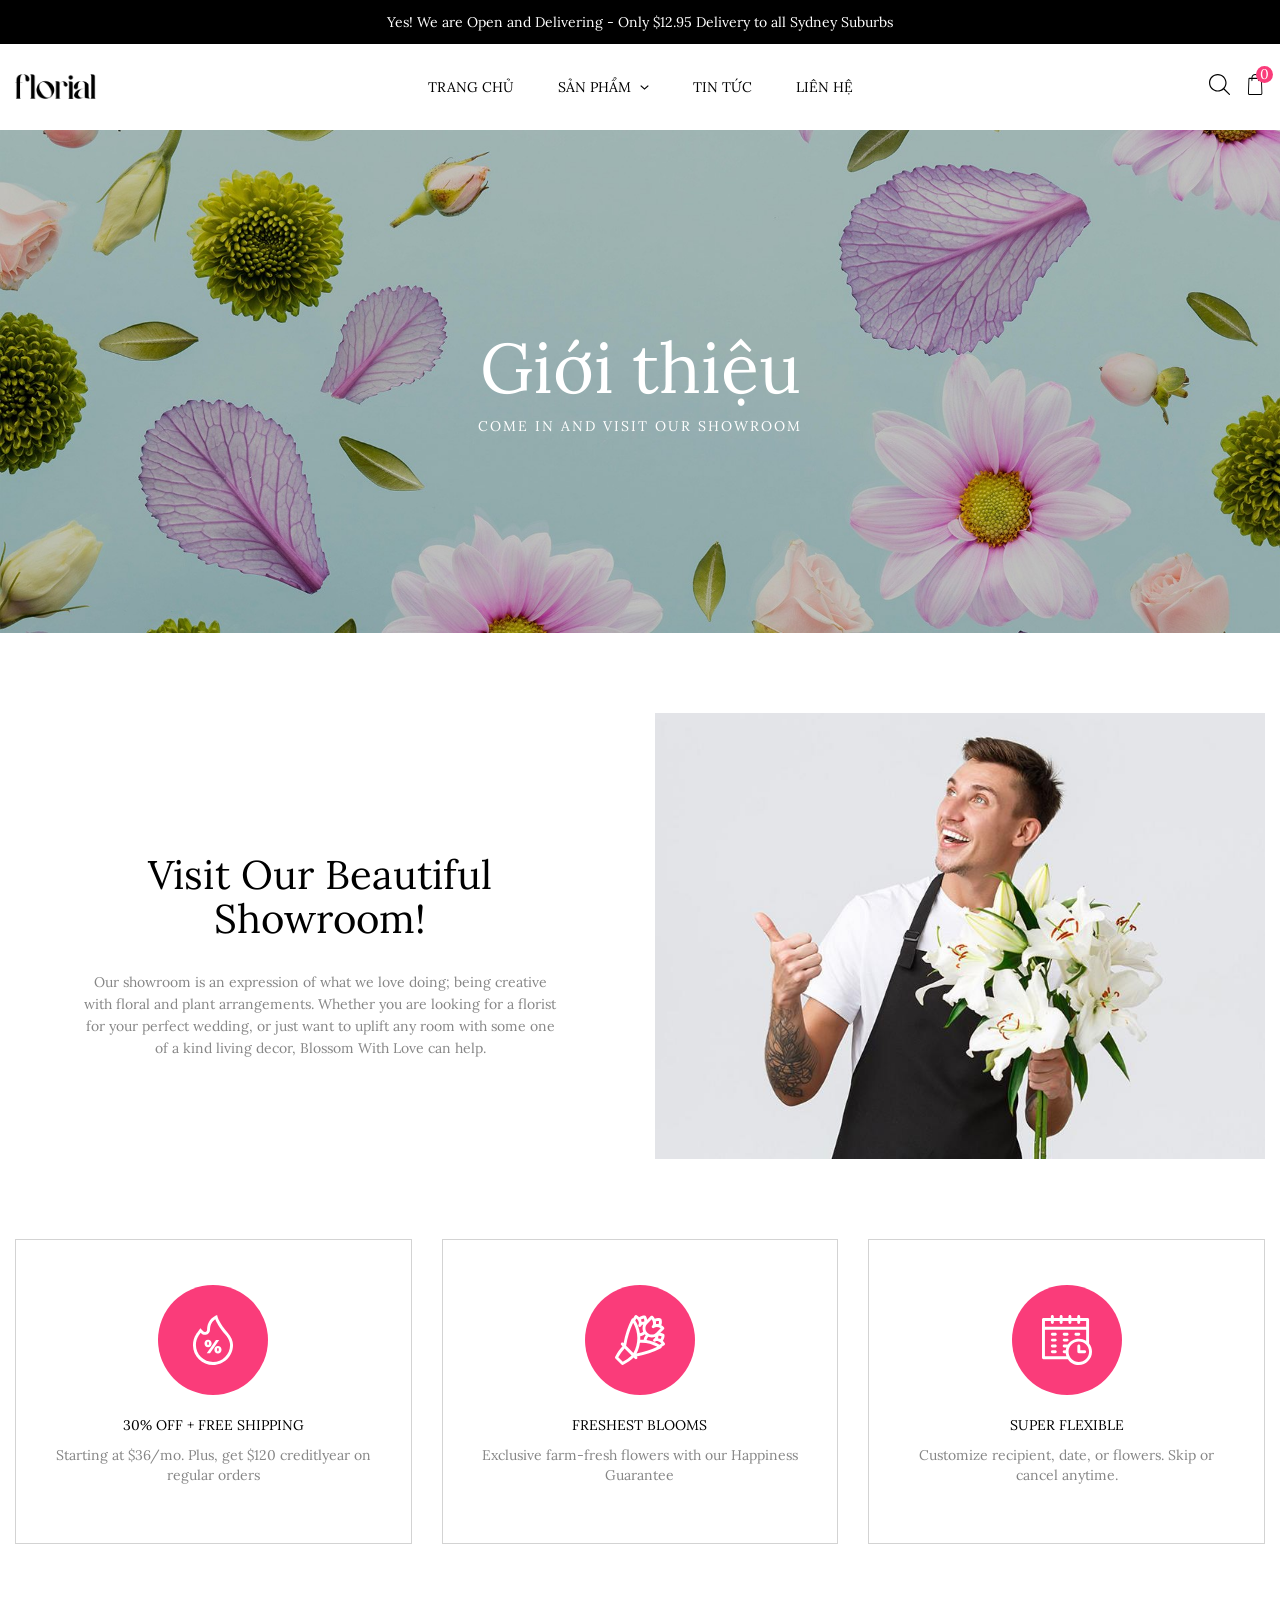
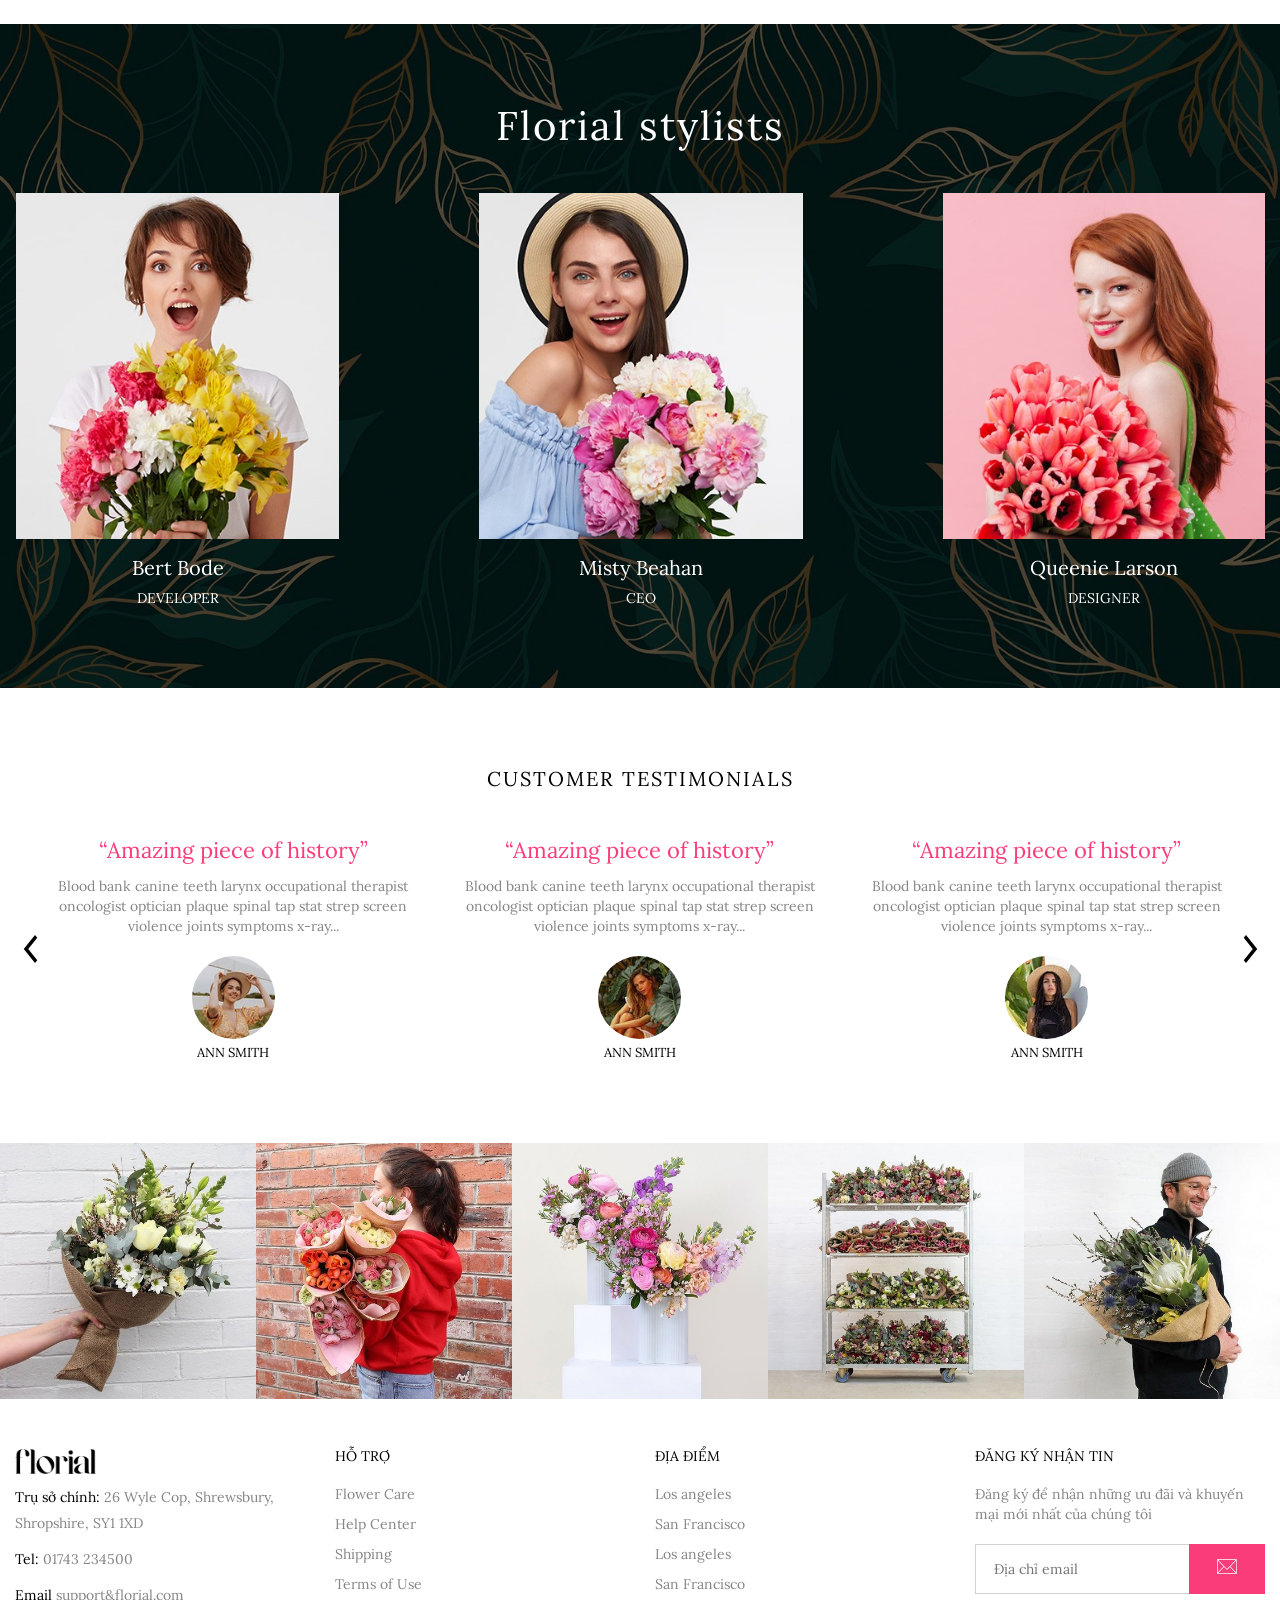
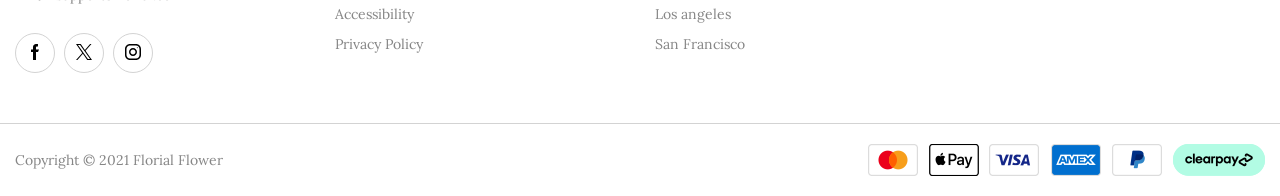
<file: gioi_thieu.html>
<!DOCTYPE html>
<html lang="en">

<head>
    <meta charset="UTF-8">
    <meta name="viewport" content="width=device-width, initial-scale=1.0">
    <title>Giới thiệu</title>

    <link rel="stylesheet" href="./css/bootstrap.min.css">
    <!-- <link rel="stylesheet" href="./css/fancybox.css"> -->
    <link rel="stylesheet" href="./css/owl.carousel.min.css">
    <link rel="stylesheet" href="./css/sweetalert2.css">
    <link rel="stylesheet" href="./css/style.css">

    <link rel="preconnect" href="https://fonts.googleapis.com">
    <link rel="preconnect" href="https://fonts.gstatic.com" crossorigin>
    <link href="https://fonts.googleapis.com/css2?family=Lora:ital,wght@0,400..700;1,400..700&display=swap"
        rel="stylesheet">
</head>

<body>
    <!-- navbar  -->
    <div class="navbar-box hidden-xs">
        <div class="wrap">
            <div class="container-fluid">
                <div class="nav-text">Yes! We are Open and Delivering - Only $12.95 Delivery to all Sydney Suburbs</div>
            </div>
        </div>
    </div>
    <!-- navbar end -->

    <!-- header  -->
    <div class="header">
        <div class="wrap">
            <div class="container-fluid">
                <div class="row">
                    <div class="col-xs-2 visible-xs">
                        <div class="mb-menubtn mb_menu">
                            <svg width='22' height='17'>
                                <use href='#menu-btn'></use>
                            </svg>
                        </div>
                    </div>
                    <div class="col-sm-3 col-xs-8">
                        <div class="logo">
                            <a href="#">
                                <img src="./img/logo/logo.png" alt="logo">
                            </a>
                        </div>
                    </div>
                    <div class="col-sm-6 hidden-xs">
                        <div class="menu">
                            <ul class="lv1">
                                <li><a class="link" href="#">Trang chủ</a></li>
                                <li><a class="link" href="#">Sản phẩm
                                        <svg width="9" height="5">
                                            <use href='#nav'></use>
                                        </svg>
                                    </a>
                                    <ul class=lv2>
                                        <li><a class="link" href="#">Sản phẩm 1</a></li>
                                        <li><a class="link" href="#">Sản phẩm 2</a></li>
                                        <li><a class="link" href="#">Sản phẩm 3</a></li>
                                        <li><a class="link" href="#">Sản phẩm 4</a></li>
                                    </ul>
                                </li>
                                <li><a class="link" href="#">Tin tức</a></li>
                                <li><a class="link" href="#">Liên hệ</a></li>
                            </ul>
                        </div>
                    </div>
                    <div class="col-sm-3 col-xs-2">
                        <div class="tool">
                            <a class="tool-icon tool-search search_btn hidden-xs" href="#">
                                <svg width='21' height='21'>
                                    <use href='#tool-search'></use>
                                </svg>
                            </a>
                            <a class="tool-icon tool-cart" href="#">
                                <svg width='21' height='21'>
                                    <use href='#tool-cart'></use>
                                </svg>
                                <span class="cart-number">0</span>
                            </a>
                        </div>
                    </div>
                </div>
            </div>
        </div>
    </div>
    <!-- header end -->

    <!-- menu mobile  -->
    <div class="menu-mb-box menu_mb_box">
        <div class="mmbox-head">
            <a class="menu_mb_close" href="javascript:;">
                Đóng
                <svg width='12' height='12'>
                    <use href='#close'></use>
                </svg>
            </a>
        </div>
        <div class="mmbox-body">
            <ul class="menumb-lv1-box">
                <li><a class="link" href="#">Trang chủ</a></li>
                <li class="open_lv2_1"><a class="link" href="#">Sản phẩm</a>
                    <svg width='9' height='5'>
                        <use href='#nav'></use>
                    </svg>
                    <div class="menumb-lv2-box menumb_lv2_1">
                        <p class="arrow-back arrow_back">
                            <svg width='9' height='5'>
                                <use href='#nav'></use>
                            </svg>
                            Sản phẩm
                        </p>
                        <ul class="menumb-lv2 lv2_stt1">
                            <li><a class="link" href="#">Sản phẩm 1</a></li>
                            <li><a class="link" href="#">Sản phẩm 2</a></li>
                            <li><a class="link" href="#">Sản phẩm 3</a></li>
                            <li><a class="link" href="#">Sản phẩm 4</a></li>
                        </ul>
                    </div>
                </li>
                <li><a class="link" href="#">Tin tức</a></li>
                <li><a class="link" href="#">Liên hệ</a></li>
            </ul>
        </div>
    </div>
    <!-- menu mobile end -->

    <!-- search box  -->
    <div class="search-box search_box">
        <p>Bạn đang tìm kiếm gì?</p>
        <a class="search_close" href="javascript:;">
            Đóng
            <svg width='12' height='12'>
                <use href='#close'></use>
            </svg>
        </a>
        <div class="clearfix"></div>
        <form action="">
            <input type="text" placeholder="Tìm kiếm...">
        </form>
    </div>
    <!-- search box end -->

    <!-- page banner  -->
    <div class="page-banner">
        <img src="./img/banner/page-banner.jpg" alt="page banner">
        <div class="pbanner-text">
            <h1 class="title">Giới thiệu</h1>
            <p class="des">Come in and visit our showroom</p>
        </div>
    </div>
    <!-- page banner end -->

    <!-- page ss1  -->
    <div class="page-ss1">
        <div class="wrap">
            <div class="container-fluid">
                <div class="row">
                    <div class="col-sm-6">
                        <div class="left">
                            <div class="pss1-text">
                                <h2>Visit Our Beautiful
                                    Showroom!</h2>
                                <p>Our showroom is an expression of what we love doing; being creative with floral and
                                    plant
                                    arrangements. Whether you are looking for a florist for your perfect wedding, or
                                    just
                                    want to uplift any room with some one of a kind living decor, Blossom With Love can
                                    help.</p>
                            </div>
                        </div>
                    </div>
                    <div class="col-sm-6">
                        <div class="right">
                            <img src="./img/banner/page-img.jpg" alt="page">
                        </div>
                    </div>
                </div>
            </div>
        </div>
    </div>
    <!-- page ss1 end -->

    <!-- page ss2  -->
    <div class="page-ss2">
        <div class="wrap">
            <div class="container-fluid">
                <div class="row">
                    <div class="col-sm-4">
                        <div class="page-ss2-item">
                            <div class="pss2-svg">
                                <svg width="50" height="50">
                                    <use href='#page-ss2-1'></use>
                                </svg>
                            </div>
                            <div class="title">30% OFF + FREE SHIPPING</div>
                            <div class="des">Starting at $36/mo. Plus, get $120 creditlyear on regular orders</div>
                        </div>
                    </div>
                    <div class="col-sm-4">
                        <div class="page-ss2-item">
                            <div class="pss2-svg">
                                <svg width="50" height="50">
                                    <use href='#page-ss2-2'></use>
                                </svg>
                            </div>
                            <div class="title">FRESHEST BLOOMS</div>
                            <div class="des">Exclusive farm-fresh flowers with our Happiness Guarantee</div>
                        </div>
                    </div>
                    <div class="col-sm-4">
                        <div class="page-ss2-item">
                            <div class="pss2-svg">
                                <svg width="50" height="50">
                                    <use href='#page-ss2-3'></use>
                                </svg>
                            </div>
                            <div class="title">SUPER FLEXIBLE</div>
                            <div class="des">Customize recipient, date, or flowers. Skip or cancel anytime.</div>
                        </div>
                    </div>
                </div>
            </div>
        </div>
    </div>
    <!-- page ss2 end -->

    <!-- page ss3 -->
    <div class="page-ss3">
        <img class="pss3-banner" src="./img/banner/page-ss3-banner.jpg" alt="page">
        <div class="wrap">
            <div class="container-fluid">
                <h2 class="main-title">Florial stylists</h2>
                <div class="owl-carousel owl-theme pss3_slide">
                    <div class="item">
                        <div class="pss3-item">
                            <div class="wrap-img img-100">
                                <img src="./img/banner/page-ss3-1.jpg" alt="page ss3">
                            </div>
                            <div class="pitem-title">Bert Bode</div>
                            <div class="pitem-des">Developer</div>
                        </div>
                    </div>
                    <div class="item">
                        <div class="pss3-item">
                            <div class="wrap-img img-100">
                                <img src="./img/banner/page-ss3-2.jpg" alt="page ss3">
                            </div>
                            <div class="pitem-title">Misty Beahan</div>
                            <div class="pitem-des">CEO</div>
                        </div>
                    </div>
                    <div class="item">
                        <div class="pss3-item">
                            <div class="wrap-img img-100">
                                <img src="./img/banner/page-ss3-3.jpg" alt="page ss3">
                            </div>
                            <div class="pitem-title">Queenie Larson</div>
                            <div class="pitem-des">Designer</div>
                        </div>
                    </div>
                </div>
            </div>
        </div>
    </div>
    <!-- page ss3 end -->

    <!-- customer review -->
    <div class="cus-review" style="background-image: url(./img/banner/review-banner.jpg);">
        <div class="wrap">
            <div class="container-fluid">
                <h2 class="main-title">Customer Testimonials</h2>
                <div class="owl-carousel owl-theme cus_review_slide">
                    <div class="item">
                        <div class="customer-item">
                            <div class="title">“Amazing piece of history”</div>
                            <div class="des">
                                <p>Blood bank canine teeth larynx occupational therapist oncologist optician plaque
                                    spinal tap stat
                                    strep screen violence joints symptoms x-ray... </p>
                            </div>
                            <img src="./img/banner/cus1.jpg" alt="customer">
                            <div class="name">Ann Smith</div>
                        </div>
                    </div>
                    <div class="item">
                        <div class="customer-item">
                            <div class="title">“Amazing piece of history”</div>
                            <div class="des">
                                <p>Blood bank canine teeth larynx occupational therapist oncologist optician plaque
                                    spinal tap stat
                                    strep screen violence joints symptoms x-ray... </p>
                            </div>
                            <img src="./img/banner/cus2.jpg" alt="customer">
                            <div class="name">Ann Smith</div>
                        </div>
                    </div>
                    <div class="item">
                        <div class="customer-item">
                            <div class="title">“Amazing piece of history”</div>
                            <div class="des">
                                <p>Blood bank canine teeth larynx occupational therapist oncologist optician plaque
                                    spinal tap stat
                                    strep screen violence joints symptoms x-ray... </p>
                            </div>
                            <img src="./img/banner/cus3.jpg" alt="customer">
                            <div class="name">Ann Smith</div>
                        </div>
                    </div>
                    <div class="item">
                        <div class="customer-item">
                            <div class="title">“Amazing piece of history”</div>
                            <div class="des">
                                <p>Blood bank canine teeth larynx occupational therapist oncologist optician plaque
                                    spinal tap stat
                                    strep screen violence joints symptoms x-ray... </p>
                            </div>
                            <img src="./img/banner/cus4.jpg" alt="customer">
                            <div class="name">Ann Smith</div>
                        </div>
                    </div>
                </div>
            </div>
        </div>
    </div>
    <!-- customer review end -->

    <!-- instagram  -->
    <div class="insta">
        <div class="owl-carousel owl-theme insta_slide">
            <div class="item">
                <a href="#">
                    <div class="insta-item">
                        <div class="wrap-img img-100">
                            <img src="./img/banner/insta1.jpg" alt="instagram">
                        </div>
                        <svg width='30' height='30'>
                            <use href='#instagram'></use>
                        </svg>
                    </div>
                </a>
            </div>
            <div class="item">
                <a href="#">
                    <div class="insta-item">
                        <div class="wrap-img img-100">
                            <img src="./img/banner/insta2.jpg" alt="instagram">
                        </div>
                        <svg width='30' height='30'>
                            <use href='#instagram'></use>
                        </svg>
                    </div>
                </a>
            </div>
            <div class="item">
                <a href="#">
                    <div class="insta-item">
                        <div class="wrap-img img-100">
                            <img src="./img/banner/insta3.jpg" alt="instagram">
                        </div>
                        <svg width='30' height='30'>
                            <use href='#instagram'></use>
                        </svg>
                    </div>
                </a>
            </div>
            <div class="item">
                <a href="#">
                    <div class="insta-item">
                        <div class="wrap-img img-100">
                            <img src="./img/banner/insta4.jpg" alt="instagram">
                        </div>
                        <svg width='30' height='30'>
                            <use href='#instagram'></use>
                        </svg>
                    </div>
                </a>
            </div>
            <div class="item">
                <a href="#">
                    <div class="insta-item">
                        <div class="wrap-img img-100">
                            <img src="./img/banner/insta5.jpg" alt="instagram">
                        </div>
                        <svg width='30' height='30'>
                            <use href='#instagram'></use>
                        </svg>
                    </div>
                </a>
            </div>
            <div class="item">
                <a href="#">
                    <div class="insta-item">
                        <div class="wrap-img img-100">
                            <img src="./img/banner/insta6.jpg" alt="instagram">
                        </div>
                        <svg width='30' height='30'>
                            <use href='#instagram'></use>
                        </svg>
                    </div>
                </a>
            </div>
        </div>
    </div>
    <!-- instagram end -->

    <!-- footer  -->
    <div class="footer">
        <div class="wrap">
            <div class="container-fluid">
                <div class="row">
                    <div class="col-sm-3">
                        <div class="footer1">
                            <a class="link" href="#">
                                <img src="./img/logo/logo.png" alt="logo">
                            </a>
                            <ul class="address-list">
                                <li><a class="link" href="javascript:;">
                                        <strong>Trụ sở chính: </strong>
                                        26 Wyle Cop, Shrewsbury, Shropshire, SY1 1XD
                                    </a></li>
                                <li><a class="link" href="tel:">
                                        <strong>Tel: </strong>
                                        01743 234500
                                    </a></li>
                                <li><a class="link" href="mailto:">
                                        <strong>Email</strong>
                                        support&florial.com
                                    </a></li>
                            </ul>
                            <ul class="social-list">
                                <li><a class="link" href="#">
                                        <svg width='16' height='16'>
                                            <use href='#fb'></use>
                                        </svg>
                                    </a></li>
                                <li><a class="link" href="#">
                                        <svg width='16' height='16'>
                                            <use href='#tw'></use>
                                        </svg>
                                    </a></li>
                                <li><a class="link" href="#">
                                        <svg width='16' height='16'>
                                            <use href='#insta'></use>
                                        </svg>
                                    </a></li>
                            </ul>
                        </div>
                    </div>
                    <div class="col-sm-3">
                        <div class="footer2">
                            <h3 class="footer-title">Hỗ trợ</h3>
                            <ul>
                                <li><a class="link" href="#">Flower Care</a></li>
                                <li><a class="link" href="#">Help Center</a></li>
                                <li><a class="link" href="#">Shipping</a></li>
                                <li><a class="link" href="#">Terms of Use</a></li>
                                <li><a class="link" href="#">Accessibility</a></li>
                                <li><a class="link" href="#">Privacy Policy</a></li>
                            </ul>
                        </div>
                    </div>
                    <div class="col-sm-3">
                        <div class="footer2">
                            <h3 class="footer-title">Địa điểm</h3>
                            <ul>
                                <li><a class="link" href="#">Los angeles</a></li>
                                <li><a class="link" href="#">San Francisco</a></li>
                                <li><a class="link" href="#">Los angeles</a></li>
                                <li><a class="link" href="#">San Francisco</a></li>
                                <li><a class="link" href="#">Los angeles</a></li>
                                <li><a class="link" href="#">San Francisco</a></li>
                            </ul>
                        </div>
                    </div>
                    <div class="col-sm-3">
                        <div class="footer3">
                            <h3 class="footer-title">Đăng ký nhận tin</h3>
                            <div class="footer-des">
                                Đăng ký để nhận những ưu đãi và khuyến mại mới nhất của chúng tôi
                            </div>
                            <form action="">
                                <input type="text" placeholder="Địa chỉ email">
                                <button type="submit">
                                    <svg width="20" height="15">
                                        <use href='#mail'></use>
                                    </svg>
                                </button>
                            </form>
                        </div>
                    </div>
                </div>
            </div>
        </div>
    </div>
    <div class="footer-bot">
        <div class="wrap">
            <div class="container-fluid">
                <div class="copyright">Copyright © 2021 Florial Flower</div>
                <div class="payment">
                    <img src="./img/banner/payment.png" alt="payment">
                </div>
                <div class="clearfix"></div>
            </div>
        </div>
    </div>
    <!-- footer end -->

    <div class="backtop">
        <div class="backtop-btn backtop_btn">
            <svg width='15' height='8'>
                <use href='#backtop'></use>
            </svg>
        </div>
    </div>

    <!-- svg   -->
    <div class="svg-div">
        <svg id="page-ss2-1" width="50" height="50" viewBox="0 0 50 50" fill="none" xmlns="http://www.w3.org/2000/svg">
            <path
                d="M39.64 17.7383C35.4008 13.0562 32.8814 8.93445 31.5143 6.30117C30.0337 3.44894 29.5485 1.68029 29.5448 1.66622L29.1041 0L27.53 0.702085C27.3461 0.784091 22.9971 2.76738 20.5603 7.64093C19.3371 10.0875 19.0924 12.8115 19.1027 14.6657C19.1086 15.7448 18.3441 16.6817 17.2849 16.8935C16.5422 17.0419 15.7783 16.811 15.2422 16.275L12.3103 13.343L11.3017 14.7338C11.197 14.8782 8.7321 18.2776 8.28336 18.9568C6.09207 22.2739 4.94946 26.1379 4.97908 30.1312C5.01876 35.4645 7.11612 40.4612 10.8848 44.201C14.6532 47.9406 19.666 50 24.9996 50C36.0391 49.9999 45.0204 41.0186 45.0204 29.9791C45.0205 25.9764 43.0594 21.5149 39.64 17.7383ZM24.9997 47.0677C20.445 47.0677 16.1658 45.3105 12.9504 42.1196C9.73484 38.9287 7.94537 34.6633 7.91145 30.1094C7.88604 26.7003 8.86073 23.4027 10.7301 20.5731C10.9583 20.2277 11.8738 18.9504 12.6686 17.8482L13.1689 18.3485C14.3997 19.5793 16.153 20.1103 17.8602 19.7689C20.2928 19.2824 22.0486 17.1295 22.0351 14.6497C22.0265 13.115 22.2189 10.8809 23.1831 8.95224C24.3568 6.60495 26.1114 5.07088 27.3306 4.21779C28.4334 7.02261 31.2287 12.8173 37.4664 19.7066C38.8561 21.2413 42.0882 25.3146 42.0882 29.9792C42.0882 39.4018 34.4223 47.0677 24.9997 47.0677Z"
                fill="white" />
            <path d="M27.971 24.875L18.7773 38.3384H22.0278L31.2214 24.875H27.971Z" fill="white" />
            <path
                d="M29.9329 31.0312C27.8942 31.0312 26.3555 32.3968 26.3555 34.7818C26.3555 37.186 27.8941 38.5323 29.9329 38.5323C31.9718 38.5323 33.5104 37.186 33.5104 34.7818C33.5104 32.3968 31.9717 31.0312 29.9329 31.0312ZM29.9329 36.4551C29.5098 36.4551 29.0867 36.0704 29.0867 34.7817C29.0867 33.4931 29.5098 33.1084 29.9329 33.1084C30.3561 33.1084 30.7792 33.4931 30.7792 34.7817C30.7792 36.0704 30.3561 36.4551 29.9329 36.4551Z"
                fill="white" />
            <path
                d="M23.6432 28.4341C23.6432 26.0492 22.1046 24.6836 20.0658 24.6836C18.0269 24.6836 16.4883 26.0492 16.4883 28.4341C16.4883 30.8382 18.0269 32.1846 20.0658 32.1846C22.1046 32.1846 23.6432 30.8382 23.6432 28.4341ZM19.2195 28.4341C19.2195 27.1454 19.6426 26.7607 20.0658 26.7607C20.4889 26.7607 20.912 27.1454 20.912 28.4341C20.912 29.7227 20.4889 30.1074 20.0658 30.1074C19.6426 30.1074 19.2195 29.7227 19.2195 28.4341Z"
                fill="white" />
        </svg>
        <svg id="page-ss2-2" width="50" height="50" viewBox="0 0 50 50" fill="none" xmlns="http://www.w3.org/2000/svg">
            <g clip-path="url(#clip0_7314_102)">
                <path
                    d="M49.8034 28.34C49.2473 27.377 48.5712 26.5157 47.8095 25.7825C48.9599 24.2019 49.5738 22.2705 49.5257 20.2894C49.5136 19.7912 49.2496 19.3337 48.8243 19.0743C47.7348 18.4097 46.526 17.9933 45.2842 17.8358L48.8804 14.2397C49.4525 13.6676 49.4525 12.7401 48.8804 12.1681C48.094 11.3816 47.218 10.7247 46.2925 10.2136C46.9946 8.38907 47.0876 6.36475 46.5285 4.46348C46.388 3.98565 46.0143 3.61192 45.5365 3.47149C43.6354 2.91231 41.611 3.00538 39.7864 3.70743C39.2752 2.78194 38.6183 1.90596 37.8319 1.11954C37.2598 0.547468 36.3324 0.547468 35.7603 1.11954L32.1641 4.71573C32.0067 3.47384 31.5903 2.26505 30.9256 1.17559C30.6663 0.750593 30.2086 0.486238 29.7107 0.474128C27.7295 0.426082 25.7983 1.03995 24.2175 2.19034C23.4843 1.42872 22.6231 0.752644 21.6599 0.196492C20.9592 -0.208001 20.0634 0.0320386 19.6589 0.732625L18.1912 3.27491C18.0915 3.25987 17.9897 3.2546 17.8869 3.26065C17.3651 3.29122 16.8991 3.59766 16.6641 4.06475C12.8119 11.7235 10.0958 19.8645 8.57778 28.2905L8.31752 28.0303C7.74545 27.4582 6.81801 27.4582 6.24594 28.0303C5.67387 28.6024 5.67387 29.5298 6.24594 30.1019L7.50473 31.3607C4.82036 34.2235 2.5187 37.4184 0.6561 40.8793L0.174947 41.7732C-0.131498 42.3427 -0.0282753 43.0458 0.429049 43.5031L6.49663 49.5707C6.95395 50.028 7.65708 50.1313 8.22661 49.8248L9.12055 49.3438C12.5815 47.4813 15.7776 45.1809 18.6406 42.4965L19.898 43.7539C20.4701 44.326 21.3975 44.326 21.9696 43.7539C22.5416 43.1818 22.5416 42.2544 21.9696 41.6823L21.7093 41.422C30.1355 39.9039 38.2763 37.1879 45.9351 33.3357C46.4022 33.1007 46.7086 32.6348 46.7393 32.113C46.7454 32.0102 46.7401 31.9083 46.725 31.8088L49.2673 30.341C49.9678 29.9366 50.2079 29.0407 49.8034 28.34ZM43.8967 6.10313C44.0506 7.13966 43.9308 8.19971 43.5529 9.17452C43.3463 9.13009 43.1394 9.09063 42.932 9.06104C42.2603 8.96505 41.609 8.94981 40.9876 9.01231C41.0501 8.39093 41.0349 7.73956 40.9389 7.06798C40.9093 6.86055 40.8699 6.65362 40.8254 6.44708C41.8002 6.06905 42.8603 5.94923 43.8967 6.10313ZM32.3075 8.71544L36.7086 4.31427C38.3285 6.60108 38.5798 9.34845 37.1413 10.787C36.5692 11.3591 36.5692 12.2865 37.1413 12.8586C37.7133 13.4307 38.6408 13.4307 39.2128 12.8586C40.6514 11.42 43.3988 11.6714 45.6856 13.2912L41.2844 17.6924C38.8095 20.1673 34.7824 20.1673 32.3075 17.6924C29.8326 15.2174 29.8326 11.1903 32.3075 8.71544ZM29.7526 19.238C29.9066 19.4175 30.066 19.5941 30.2359 19.764C30.4059 19.9339 30.5824 20.0933 30.7619 20.2473C29.6825 21.5371 28.9656 23.1085 28.7004 24.776C27.5501 24.7125 26.3947 24.7091 25.2388 24.7662C25.2967 23.6109 25.294 22.4534 25.2311 21.2984C26.8959 21.0322 28.4647 20.3157 29.7526 19.238ZM28.8079 3.44044C29.2246 4.40128 29.3832 5.45567 29.2707 6.49454C28.3709 6.5378 27.5217 6.71095 26.751 7.00499C26.6506 6.388 26.4672 5.76241 26.2005 5.138C26.1182 4.94532 26.0266 4.75557 25.9302 4.56759C26.774 3.9502 27.7668 3.56007 28.8079 3.44044ZM21.4018 3.57305C23.5587 5.36202 24.5121 7.95137 23.4949 9.71339C23.1561 10.3001 23.2695 11.0238 23.7268 11.4812C23.8155 11.5698 23.9172 11.6485 24.0311 11.7144C24.7318 12.1189 25.6276 11.8788 26.0321 11.1782C26.4792 10.4038 27.2635 9.86095 28.251 9.59649C27.2997 11.8582 27.2814 14.4226 28.2004 16.6946C27.305 17.5596 26.1661 18.1443 24.9416 18.3737C24.2983 13.9002 22.737 9.5297 20.2593 5.55196L21.4018 3.57305ZM7.7976 46.7288L3.27114 42.2024C4.99204 39.018 7.11128 36.076 9.57778 33.434L16.5676 40.4238C13.9254 42.8902 10.9821 45.0079 7.7976 46.7288ZM18.3775 38.0905L11.1202 30.8331L11.1479 30.6574C12.4034 22.7064 14.7555 15.0026 18.1492 7.71886C23.6715 17.0742 23.7511 28.666 18.3775 38.0905ZM21.5016 38.4826C23.2857 35.0719 24.4382 31.4275 24.9587 27.7149C31.0064 27.3298 37.0656 28.7782 42.2803 31.8511C35.6581 34.9362 28.6883 37.1606 21.5016 38.4826ZM44.4479 29.7406C40.5323 27.3042 36.1538 25.7213 31.6245 25.0674C31.8527 23.8396 32.4382 22.6971 33.3053 21.7994C35.5773 22.7185 38.1416 22.7003 40.4034 21.7489C40.1389 22.7364 39.596 23.5207 38.8215 23.9678C38.1209 24.3724 37.8809 25.2682 38.2854 25.9689C38.3512 26.0827 38.4297 26.1843 38.5186 26.2732C38.9759 26.7304 39.6997 26.8438 40.2865 26.505C41.2328 25.9586 42.4489 25.9545 43.7108 26.4936C44.7203 26.9249 45.6556 27.6523 46.4308 28.5958L44.4479 29.7406ZM45.4323 24.0697C45.2442 23.9733 45.0544 23.8817 44.8618 23.7993C44.2373 23.5325 43.6118 23.3492 42.9948 23.2487C43.2888 22.478 43.462 21.6288 43.5052 20.7291C44.5441 20.6166 45.5985 20.7753 46.5593 21.192C46.4397 22.2331 46.0497 23.226 45.4323 24.0697Z"
                    fill="white" />
            </g>
            <defs>
                <clipPath id="clip0_7314_102">
                    <rect width="50" height="50" fill="white" />
                </clipPath>
            </defs>
        </svg>
        <svg id="page-ss2-3" width="50" height="50" viewBox="0 0 50 50" fill="none" xmlns="http://www.w3.org/2000/svg">
            <g clip-path="url(#clip0_7314_106)">
                <path
                    d="M47.0703 28.54V4.49219C47.0703 3.68309 46.4146 3.02734 45.6055 3.02734H38.1836V1.46484C38.1836 0.655746 37.5278 0 36.7188 0C35.9097 0 35.2539 0.655746 35.2539 1.46484V3.02734H29.3945V1.46484C29.3945 0.655746 28.7388 0 27.9297 0C27.1206 0 26.4648 0.655746 26.4648 1.46484V3.02734H20.6055V1.46484C20.6055 0.655746 19.9497 0 19.1406 0C18.3315 0 17.6758 0.655746 17.6758 1.46484V3.02734H11.8164V1.46484C11.8164 0.655746 11.1607 0 10.3516 0C9.54247 0 8.88672 0.655746 8.88672 1.46484V3.02734H1.46484C0.655746 3.02734 0 3.68309 0 4.49219V42.6758C0 43.4849 0.655746 44.1406 1.46484 44.1406H25.8598C28.228 47.6711 32.2552 50 36.8164 50C44.0857 50 50 44.0857 50 36.8164C50 33.6845 48.9014 30.8044 47.0703 28.54ZM8.88672 5.95703V7.42188C8.88672 8.23097 9.54247 8.88672 10.3516 8.88672C11.1607 8.88672 11.8164 8.23097 11.8164 7.42188V5.95703H17.6758V7.42188C17.6758 8.23097 18.3315 8.88672 19.1406 8.88672C19.9497 8.88672 20.6055 8.23097 20.6055 7.42188V5.95703H26.4648V7.42188C26.4648 8.23097 27.1206 8.88672 27.9297 8.88672C28.7388 8.88672 29.3945 8.23097 29.3945 7.42188V5.95703H35.2539V7.42188C35.2539 8.23097 35.9097 8.88672 36.7188 8.88672C37.5278 8.88672 38.1836 8.23097 38.1836 7.42188V5.95703H44.1406V11.8164H2.92969V5.95703H8.88672ZM2.92969 41.2109V14.7461H44.1406V25.8598C42.0444 24.4541 39.5245 23.6328 36.8164 23.6328C32.1877 23.6328 28.109 26.0311 25.7561 29.6497C25.5581 29.5498 25.3349 29.4922 25.0977 29.4922H22.168C21.3589 29.4922 20.7031 30.1479 20.7031 30.957C20.7031 31.7661 21.3589 32.4219 22.168 32.4219H24.387C24.0562 33.355 23.8274 34.3361 23.7148 35.3516H22.168C21.3589 35.3516 20.7031 36.0073 20.7031 36.8164C20.7031 37.6255 21.3589 38.2812 22.168 38.2812H23.7148C23.8274 39.2967 24.0559 40.2779 24.387 41.2109H2.92969ZM36.8164 47.0703C31.1623 47.0703 26.5625 42.4706 26.5625 36.8164C26.5625 31.1623 31.1623 26.5625 36.8164 26.5625C42.4706 26.5625 47.0703 31.1623 47.0703 36.8164C47.0703 42.4706 42.4706 47.0703 36.8164 47.0703Z"
                    fill="white" />
                <path
                    d="M42.6758 35.3516H38.2812V30.957C38.2812 30.1479 37.6255 29.4922 36.8164 29.4922C36.0073 29.4922 35.3516 30.1479 35.3516 30.957V36.8164C35.3516 37.6255 36.0073 38.2812 36.8164 38.2812H42.6758C43.4849 38.2812 44.1406 37.6255 44.1406 36.8164C44.1406 36.0073 43.4849 35.3516 42.6758 35.3516Z"
                    fill="white" />
                <path
                    d="M13.2812 17.7734H10.3516C9.54247 17.7734 8.88672 18.4292 8.88672 19.2383C8.88672 20.0474 9.54247 20.7031 10.3516 20.7031H13.2812C14.0903 20.7031 14.7461 20.0474 14.7461 19.2383C14.7461 18.4292 14.0903 17.7734 13.2812 17.7734Z"
                    fill="white" />
                <path
                    d="M13.2812 23.6328H10.3516C9.54247 23.6328 8.88672 24.2886 8.88672 25.0977C8.88672 25.9068 9.54247 26.5625 10.3516 26.5625H13.2812C14.0903 26.5625 14.7461 25.9068 14.7461 25.0977C14.7461 24.2886 14.0903 23.6328 13.2812 23.6328Z"
                    fill="white" />
                <path
                    d="M13.2812 29.4922H10.3516C9.54247 29.4922 8.88672 30.1479 8.88672 30.957C8.88672 31.7661 9.54247 32.4219 10.3516 32.4219H13.2812C14.0903 32.4219 14.7461 31.7661 14.7461 30.957C14.7461 30.1479 14.0903 29.4922 13.2812 29.4922Z"
                    fill="white" />
                <path
                    d="M22.168 20.7031H25.0977C25.9068 20.7031 26.5625 20.0474 26.5625 19.2383C26.5625 18.4292 25.9068 17.7734 25.0977 17.7734H22.168C21.3589 17.7734 20.7031 18.4292 20.7031 19.2383C20.7031 20.0474 21.3589 20.7031 22.168 20.7031Z"
                    fill="white" />
                <path
                    d="M22.168 26.5625H25.0977C25.9068 26.5625 26.5625 25.9068 26.5625 25.0977C26.5625 24.2886 25.9068 23.6328 25.0977 23.6328H22.168C21.3589 23.6328 20.7031 24.2886 20.7031 25.0977C20.7031 25.9068 21.3589 26.5625 22.168 26.5625Z"
                    fill="white" />
                <path
                    d="M13.2812 35.3516H10.3516C9.54247 35.3516 8.88672 36.0073 8.88672 36.8164C8.88672 37.6255 9.54247 38.2812 10.3516 38.2812H13.2812C14.0903 38.2812 14.7461 37.6255 14.7461 36.8164C14.7461 36.0073 14.0903 35.3516 13.2812 35.3516Z"
                    fill="white" />
                <path
                    d="M33.8867 20.7031H36.8164C37.6255 20.7031 38.2812 20.0474 38.2812 19.2383C38.2812 18.4292 37.6255 17.7734 36.8164 17.7734H33.8867C33.0776 17.7734 32.4219 18.4292 32.4219 19.2383C32.4219 20.0474 33.0776 20.7031 33.8867 20.7031Z"
                    fill="white" />
            </g>
            <defs>
                <clipPath id="clip0_7314_106">
                    <rect width="50" height="50" fill="white" />
                </clipPath>
            </defs>
        </svg>

        <svg id="close" width="12" height="12" viewBox="0 0 12 12" fill="none" xmlns="http://www.w3.org/2000/svg">
            <g clip-path="url(#clip0_7306_95)">
                <path
                    d="M11.5054 11.5054L5.99976 5.99976M5.99976 5.99976L0.494141 0.494141M5.99976 5.99976L11.5054 0.494141M5.99976 5.99976L0.494141 11.5054"
                    stroke="currentColor" stroke-width="2" stroke-linecap="round" stroke-linejoin="round" />
            </g>
            <defs>
                <clipPath id="clip0_7306_95">
                    <rect width="12" height="12" fill="white" />
                </clipPath>
            </defs>
        </svg>
        <svg id="menu-btn" width="22" height="17" viewBox="0 0 22 17" fill="none" xmlns="http://www.w3.org/2000/svg">
            <path
                d="M0.684739 1.66772H21.3153C21.6908 1.66772 22 1.29114 22 0.833861C22 0.376582 21.6908 0 21.3153 0H0.684739C0.309237 0 0 0.376582 0 0.833861C0 1.29114 0.309237 1.66772 0.684739 1.66772ZM21.3153 7.66614H0.684739C0.309237 7.66614 0 8.04272 0 8.5C0 8.95728 0.309237 9.33386 0.684739 9.33386H21.3153C21.6908 9.33386 22 8.95728 22 8.5C22 8.04272 21.6908 7.66614 21.3153 7.66614ZM21.3153 15.3323H0.684739C0.309237 15.3323 0 15.7089 0 16.1661C0 16.6234 0.309237 17 0.684739 17H21.3153C21.6908 17 22 16.6234 22 16.1661C22 15.7089 21.6908 15.3323 21.3153 15.3323Z"
                fill="currentColor" />
        </svg>
        <svg id="backtop" width="15" height="8" viewBox="0 0 15 8" fill="none" xmlns="http://www.w3.org/2000/svg">
            <path
                d="M7.5 0.400391L0.46875 6.40039L1.875 7.60039L7.5 2.80039L13.125 7.60039L14.5312 6.40039L7.5 0.400391Z"
                fill="currentColor" />
        </svg>
        <svg id="nav" width="9" height="5" viewBox="0 0 9 5" fill="none" xmlns="http://www.w3.org/2000/svg">
            <g clip-path="url(#clip0_3206_87)">
                <path d="M4.5 4.75L8.71875 1L7.875 0.25L4.5 3.25L1.125 0.25L0.28125 1L4.5 4.75Z" fill="currentColor" />
            </g>
            <defs>
                <clipPath id="clip0_3206_87">
                    <rect width="5" height="9" fill="currentColor" transform="matrix(0 -1 1 0 0 5)" />
                </clipPath>
            </defs>
        </svg>
        <svg id="mail" width="20" height="15" viewBox="0 0 20 15" fill="none" xmlns="http://www.w3.org/2000/svg">
            <g clip-path="url(#clip0_1649_25)">
                <path
                    d="M19.9068 14.5216C19.9176 14.4839 19.925 14.4441 19.925 14.4023V0.598466C19.925 0.556374 19.9176 0.51636 19.9065 0.478425C19.905 0.473229 19.904 0.468032 19.9021 0.462836C19.8873 0.418405 19.8656 0.378392 19.8384 0.343315C19.8365 0.340977 19.8363 0.338119 19.8344 0.335781C19.8333 0.334481 19.8319 0.333961 19.8307 0.332662C19.8016 0.297845 19.7672 0.269784 19.7286 0.248738C19.7256 0.247179 19.7233 0.2451 19.7202 0.243541C19.6837 0.225093 19.644 0.214701 19.6021 0.211583C19.598 0.211323 19.5941 0.210283 19.5899 0.210283C19.586 0.210023 19.5825 0.208984 19.5786 0.208984H0.346935C0.343005 0.208984 0.339307 0.210023 0.335378 0.210283C0.331679 0.210543 0.327981 0.211323 0.324283 0.211583C0.281985 0.214701 0.241536 0.225354 0.204555 0.244061C0.202244 0.2451 0.200395 0.246919 0.198083 0.247958C0.15879 0.269004 0.123889 0.297585 0.0945341 0.332922C0.0933785 0.334221 0.0919919 0.334481 0.0908363 0.335781C0.0889874 0.337859 0.0887563 0.340717 0.0869067 0.343056C0.059633 0.378132 0.0376751 0.418405 0.0228824 0.462836C0.0210333 0.468032 0.0201088 0.473229 0.0184908 0.478686C0.00739632 0.51662 0 0.556634 0 0.598725V14.4029C0 14.4455 0.00762741 14.486 0.018953 14.5244C0.020571 14.5296 0.0214956 14.5346 0.0231136 14.5397C0.0381373 14.5844 0.0603263 14.6248 0.0878311 14.6598C0.0894496 14.6619 0.0899119 14.6645 0.0915296 14.6665C0.0929163 14.6684 0.0947652 14.6695 0.0963837 14.6712C0.107709 14.6845 0.12019 14.6962 0.133134 14.7076C0.138913 14.7125 0.143997 14.7185 0.150007 14.7232C0.165262 14.7352 0.181673 14.7448 0.198545 14.7536C0.202706 14.7557 0.206404 14.7591 0.210564 14.7609C0.2524 14.7809 0.298396 14.7923 0.346703 14.7923H19.5781C19.6264 14.7923 19.6724 14.7812 19.7142 14.7609C19.7207 14.7578 19.7267 14.7531 19.733 14.7494C19.7473 14.7414 19.7616 14.7331 19.7748 14.723C19.7817 14.7175 19.788 14.7105 19.7947 14.7045C19.8064 14.6938 19.818 14.6832 19.8282 14.671C19.8301 14.6689 19.8321 14.6673 19.834 14.6653C19.8359 14.6629 19.8363 14.6598 19.8381 14.6575C19.8652 14.6226 19.8869 14.5826 19.9017 14.5385C19.904 14.5327 19.9052 14.5273 19.9068 14.5216ZM0.693638 1.4824L6.52912 7.47428L0.693638 13.5139V1.4824ZM12.654 7.18067C12.6299 7.19834 12.6045 7.21316 12.5844 7.23809C12.5768 7.24745 12.5742 7.25966 12.5676 7.26953L9.96267 9.94416L1.2405 0.988208H18.6847L12.654 7.18067ZM7.04316 8.00195L9.72874 10.7595C9.79504 10.8276 9.87874 10.8617 9.96267 10.8617C10.0465 10.8617 10.1302 10.8276 10.1963 10.7595L12.8486 8.0363L18.6832 14.0128H1.23542L7.04316 8.00195ZM13.3629 7.50831L19.2316 1.4824V13.5202L13.3629 7.50831Z"
                    fill="white" />
            </g>
            <defs>
                <clipPath id="clip0_1649_25">
                    <rect width="20" height="15" fill="white" />
                </clipPath>
            </defs>
        </svg>
        <svg id="fb" width="16" height="16" viewBox="0 0 16 16" fill="none" xmlns="http://www.w3.org/2000/svg">
            <path
                d="M8.992 5.504V3.504C8.992 2.944 9.44 2.512 9.984 2.512H10.976V0H8.992C7.344 0 6 1.344 6 3.008V5.504H4V8H6V16H9.008V8H11.008L12 5.504H8.992Z"
                fill="currentColor" />
        </svg>
        <svg id="tw" width="16" height="16" viewBox="0 0 16 16" fill="none" xmlns="http://www.w3.org/2000/svg">
            <path
                d="M9.52399 6.77563L15.4809 0H14.0696L8.89475 5.88195L4.76467 0H0L6.24691 8.89535L0 16H1.41143L6.87279 9.78701L11.2353 16H16L9.52399 6.77563ZM7.5902 8.97343L6.95629 8.08709L1.92043 1.04117H4.08868L8.15397 6.72957L8.7852 7.61591L14.0689 15.0096H11.9006L7.5902 8.97343Z"
                fill="currentColor" />
        </svg>
        <svg id="insta" width="16" height="16" viewBox="0 0 16 16" fill="none" xmlns="http://www.w3.org/2000/svg">
            <g clip-path="url(#clip0_1545_57)">
                <mask id="mask0_1545_57" style="mask-type:luminance" maskUnits="userSpaceOnUse" x="0" y="0" width="16"
                    height="16">
                    <path d="M16 0H0V16H16V0Z" fill="currentColor" />
                </mask>
                <g mask="url(#mask0_1545_57)">
                    <path
                        d="M11.008 0H4.992C2.24 0 0 2.24 0 4.992V10.992C0 13.76 2.24 16 4.992 16H10.992C13.76 16 16 13.76 16 11.008V4.992C16 2.24 13.76 0 11.008 0ZM14.496 11.008C14.496 12.944 12.928 14.512 10.992 14.512H4.992C3.056 14.512 1.488 12.944 1.488 11.008V4.992C1.488 3.056 3.056 1.488 4.992 1.488H10.992C12.928 1.488 14.496 3.056 14.496 4.992V11.008ZM8 4C5.792 4 4 5.792 4 8C4 10.208 5.792 12 8 12C10.208 12 12 10.208 12 8C12 5.792 10.208 4 8 4ZM8 10.496C6.624 10.496 5.504 9.376 5.504 8C5.504 6.624 6.624 5.504 8 5.504C9.376 5.504 10.496 6.624 10.496 8C10.496 9.376 9.376 10.496 8 10.496ZM12.832 3.696C12.832 3.98733 12.5953 4.224 12.304 4.224C12.0127 4.224 11.776 3.98733 11.776 3.696C11.776 3.40467 12.0127 3.168 12.304 3.168C12.5953 3.168 12.832 3.40467 12.832 3.696Z"
                        fill="currentColor" />
                </g>
            </g>
            <defs>
                <clipPath id="clip0_1545_57">
                    <rect width="16" height="16" fill="currentColor" />
                </clipPath>
            </defs>
        </svg>
        <svg id="tool-search" width="21" height="21" viewBox="0 0 21 21" fill="none" xmlns="http://www.w3.org/2000/svg">
            <path
                d="M20.8317 19.9679L15.4238 14.5757C16.8126 12.9539 17.5701 10.9107 17.5701 8.80441C17.5701 3.95988 13.6353 0 8.77455 0C3.93487 0 0 3.93882 0 8.78335C0 13.6279 3.93487 17.5878 8.79559 17.5878C10.9208 17.5878 12.9409 16.8295 14.5611 15.4183L19.9689 20.8104C20.0952 20.9368 20.2425 21 20.3898 21C20.5371 21 20.6844 20.9368 20.7896 20.8315C20.9158 20.7262 20.979 20.5787 21 20.4102C21 20.2417 20.9369 20.0732 20.8317 19.9679ZM16.3707 8.80441C16.3707 12.9749 12.9619 16.3872 8.77455 16.3872C4.60822 16.3872 1.1994 12.9749 1.1994 8.78335C1.1994 4.61284 4.60822 1.2006 8.79559 1.2006C12.983 1.2006 16.3707 4.61284 16.3707 8.80441Z"
                fill="currentColor" />
        </svg>
        <svg id="tool-cart" width="21" height="21" viewBox="0 0 21 21" fill="none" xmlns="http://www.w3.org/2000/svg">
            <path
                d="M17.8664 4.65497C17.8469 4.19158 17.4948 3.85456 17.1035 3.85456H14.8736C14.7758 1.70612 13.1523 0 11.1571 0C9.16187 0 7.51876 1.70612 7.44052 3.85456H5.23015C4.79981 3.85456 4.46727 4.2337 4.46727 4.67603L3.93913 19.1254C3.91957 19.6098 4.07606 20.0943 4.38903 20.4524C4.702 20.8104 5.11278 21 5.58224 21H16.7319C17.1818 21 17.5926 20.8104 17.9251 20.4524C18.2185 20.0943 18.375 19.6309 18.375 19.1464L17.8664 4.65497ZM11.1571 1.0321C12.6241 1.0321 13.8369 2.27482 13.9347 3.85456L8.37943 3.8335C8.47724 2.27482 9.69001 1.0321 11.1571 1.0321ZM7.44052 4.88666V6.61384C7.44052 6.90873 7.65568 7.14042 7.92954 7.14042C8.20339 7.14042 8.41856 6.90873 8.41856 6.61384V4.88666H13.9543V6.61384C13.9543 6.90873 14.1694 7.14042 14.4433 7.14042C14.7171 7.14042 14.9323 6.90873 14.9323 6.61384V4.88666H16.9471L17.4556 19.1254C17.4361 19.336 17.3578 19.5466 17.2209 19.6941C17.084 19.8415 16.9079 19.9258 16.7319 19.9258H5.58224C5.38663 19.9258 5.21058 19.8415 5.07366 19.6941C4.93673 19.5466 4.87805 19.3571 4.89761 19.1464L5.40619 4.88666H7.44052Z"
                fill="currentColor" />
        </svg>
        <svg id="arrow" width="15" height="13" viewBox="0 0 15 13" fill="none" xmlns="http://www.w3.org/2000/svg">
            <g clip-path="url(#clip0_7272_99)">
                <path fill-rule="evenodd" clip-rule="evenodd"
                    d="M12.1872 7.24653L-1.19209e-07 7.24653V5.75348L12.1872 5.75348L7.56319 1.05558L8.60218 0L15 6.5L8.60218 13L7.56319 11.9444L12.1872 7.24653Z"
                    fill="currentColor" />
            </g>
            <defs>
                <clipPath id="clip0_7272_99">
                    <rect width="13" height="15" fill="currentColor" transform="matrix(0 1 -1 0 15 0)" />
                </clipPath>
            </defs>
        </svg>
        <svg id="hcion1" width="70" height="70" viewBox="0 0 70 70" fill="none" xmlns="http://www.w3.org/2000/svg">
            <path
                d="M54.6875 42.6562L62.1286 50.0973C62.8903 50.859 63.4946 51.7634 63.9068 52.7586C64.3191 53.7539 64.5313 54.8206 64.5312 55.8979V62.6172C64.5312 63.705 64.0991 64.7482 63.3299 65.5174C62.5607 66.2866 61.5175 66.7188 60.4297 66.7188H56.875V59.0625H54.6875V42.6562Z"
                fill="#FA5D3F" />
            <path d="M16.4062 63.4375V41.5625L28.4375 33.9062H41.5625L53.5938 41.5625V63.4375H16.4062Z"
                fill="#FA5D3F" />
            <path d="M41.5625 33.9062L35 40.4688L28.4375 33.9062L29.5312 29.5312H40.4688L41.5625 33.9062Z"
                fill="#FFD4CF" />
            <path
                d="M40.8837 31.1913L40.4688 29.5312H29.5313L29.1094 31.219L32.7912 33.06C33.4784 33.4036 34.2365 33.5815 35.0049 33.5796C35.7732 33.5776 36.5304 33.3958 37.2158 33.0487L40.8837 31.1913Z"
                fill="#FBB8B0" />
            <path
                d="M45.3906 16.4062H43.75V12.0312H26.25V16.4062H24.6094C23.8842 16.4062 23.1887 16.6943 22.6759 17.2071C22.1631 17.7199 21.875 18.4154 21.875 19.1406V20.2344C21.875 20.9596 22.1631 21.6551 22.6759 22.1679C23.1887 22.6807 23.8842 22.9688 24.6094 22.9688H26.25V24.8088C26.25 25.5706 26.4621 26.3172 26.8625 26.9652C27.263 27.6131 27.8359 28.1368 28.5172 28.4774L33.7695 31.1035C34.1513 31.2944 34.5725 31.3933 34.9993 31.3922C35.4261 31.3911 35.8468 31.2902 36.2276 31.0974L41.5015 28.4267C42.1779 28.0842 42.7461 27.5609 43.143 26.9149C43.5399 26.2689 43.75 25.5256 43.75 24.7674V22.9688H45.3906C46.1158 22.9688 46.8113 22.6807 47.3241 22.1679C47.8369 21.6551 48.125 20.9596 48.125 20.2344V19.1406C48.125 18.4154 47.8369 17.7199 47.3241 17.2071C46.8113 16.6943 46.1158 16.4062 45.3906 16.4062Z"
                fill="#FFD4CF" />
            <path d="M29.5312 17.5H31.7188V19.6875H29.5312V17.5Z" fill="black" />
            <path d="M38.2812 17.5H40.4688V19.6875H38.2812V17.5Z" fill="black" />
            <path
                d="M35 27.3438C33.16 27.3438 31.7188 26.1427 31.7188 24.6094H33.9062C33.9062 24.8021 34.3215 25.1562 35 25.1562C35.6785 25.1562 36.0938 24.8021 36.0938 24.6094H38.2812C38.2812 26.1427 36.84 27.3438 35 27.3438Z"
                fill="black" />
            <path
                d="M31.9922 3.28125H38.0078C39.8208 3.28125 41.5596 4.00146 42.8416 5.28345C44.1235 6.56544 44.8437 8.30418 44.8438 10.1172V12.0312H25.1562V10.1172C25.1563 8.30418 25.8765 6.56544 27.1584 5.28345C28.4404 4.00146 30.1792 3.28125 31.9922 3.28125Z"
                fill="#FA5D3F" />
            <path
                d="M40.5926 15.7593L38.0335 14.0532C37.1352 13.4543 36.0797 13.1347 35 13.1347C33.9203 13.1347 32.8648 13.4543 31.9665 14.0532L29.4074 15.7593C28.9956 16.0338 28.517 16.1914 28.0227 16.2153C27.5283 16.2392 27.0367 16.1285 26.6004 15.895C26.164 15.6614 25.7992 15.3139 25.5449 14.8893C25.2906 14.4647 25.1563 13.9791 25.1562 13.4841V12.0308L29.6883 9.51301C31.3131 8.61039 33.1412 8.13672 34.9999 8.13672C36.8586 8.13672 38.6866 8.61039 40.3114 9.51301L44.8438 12.0308V13.4841C44.8437 13.9791 44.7094 14.4647 44.4551 14.8893C44.2008 15.3139 43.836 15.6614 43.3996 15.895C42.9633 16.1285 42.4717 16.2392 41.9774 16.2153C41.483 16.1914 41.0044 16.0338 40.5926 15.7593Z"
                fill="#FAC850" />
            <path d="M15.3125 38.2812H54.6875V66.7188H15.3125V38.2812Z" fill="#FAC850" />
            <path
                d="M17.5 59.0625H13.125V66.7188H25.1562C25.1562 64.6882 24.3496 62.7408 22.9138 61.305C21.478 59.8691 19.5306 59.0625 17.5 59.0625Z"
                fill="#FFD4CF" />
            <path d="M30.625 38.2812H39.375V48.125H30.625V38.2812Z" fill="#FA7D29" />
            <path d="M30.625 60.1562H39.375V66.7188H30.625V60.1562Z" fill="#FA7D29" />
            <path
                d="M15.3125 42.6562L7.87145 50.0973C7.1097 50.859 6.50544 51.7634 6.09319 52.7586C5.68093 53.7539 5.46875 54.8206 5.46875 55.8979V62.6172C5.46875 63.705 5.90088 64.7482 6.67007 65.5174C7.43926 66.2866 8.48251 66.7188 9.57031 66.7188H13.125V59.0625H15.3125V42.6562Z"
                fill="#FA5D3F" />
            <path
                d="M52.5 59.0625H56.875V66.7188H44.8438C44.8438 64.6882 45.6504 62.7408 47.0862 61.305C48.522 59.8691 50.4694 59.0625 52.5 59.0625Z"
                fill="#FFD4CF" />
            <path d="M18.5938 41.5625H20.7812V43.75H18.5938V41.5625Z" fill="black" />
            <path d="M22.9688 41.5625H27.3438V43.75H22.9688V41.5625Z" fill="black" />
            <path d="M18.5938 45.9375H27.3438V48.125H18.5938V45.9375Z" fill="black" />
            <path
                d="M46.4844 42.6562H50.3125V45.3906C50.3125 46.1158 50.0244 46.8113 49.5116 47.3241C48.9988 47.8369 48.3033 48.125 47.5781 48.125H43.75V45.3906C43.75 44.6654 44.0381 43.9699 44.5509 43.4571C45.0637 42.9443 45.7592 42.6562 46.4844 42.6562Z"
                fill="#FFFFFE" />
            <path
                d="M47.5781 49.2188H43.75C43.4599 49.2188 43.1817 49.1035 42.9766 48.8984C42.7715 48.6933 42.6562 48.4151 42.6562 48.125V45.3906C42.6574 44.3757 43.0611 43.4027 43.7788 42.685C44.4964 41.9673 45.4694 41.5637 46.4844 41.5625H50.3125C50.6026 41.5625 50.8808 41.6777 51.0859 41.8829C51.291 42.088 51.4062 42.3662 51.4062 42.6562V45.3906C51.4051 46.4056 51.0014 47.3786 50.2837 48.0962C49.5661 48.8139 48.5931 49.2176 47.5781 49.2188ZM44.8438 47.0312H47.5781C48.0131 47.0308 48.4301 46.8578 48.7377 46.5502C49.0453 46.2426 49.2183 45.8256 49.2188 45.3906V43.75H46.4844C46.0494 43.7505 45.6324 43.9235 45.3248 44.231C45.0172 44.5386 44.8442 44.9556 44.8438 45.3906V47.0312Z"
                fill="black" />
            <path
                d="M62.9021 49.324L58.7422 45.1641L57.1954 46.7109L61.3553 50.8707C62.0175 51.5294 62.5425 52.3128 62.8999 53.1757C63.2574 54.0386 63.4401 54.9639 63.4375 55.8979V62.6172C63.4366 63.4146 63.1194 64.1792 62.5556 64.743C61.9917 65.3069 61.2272 65.6241 60.4297 65.625H57.9688V60.1562H60.1563V57.9688H55.7813V38.2812C55.7813 37.9912 55.6661 37.713 55.4609 37.5079C55.2558 37.3027 54.9776 37.1875 54.6875 37.1875H48.7561L42.5178 33.2176L41.6124 29.5963L41.9952 29.4023C42.8539 28.9708 43.5752 28.3085 44.0784 27.4898C44.5816 26.6711 44.8466 25.7284 44.8438 24.7674V24.0625H45.3907C46.4056 24.0613 47.3786 23.6577 48.0963 22.94C48.8139 22.2223 49.2176 21.2493 49.2188 20.2344V19.1406C49.2176 18.14 48.8252 17.1796 48.1253 16.4644C47.4255 15.7493 46.4737 15.3362 45.4734 15.3135C45.7784 14.7522 45.938 14.1234 45.9375 13.4846V10.1172C45.9351 8.01484 45.0989 5.99928 43.6123 4.51269C42.1258 3.0261 40.1102 2.18989 38.0078 2.1875H31.9922C29.8899 2.18989 27.8743 3.0261 26.3877 4.51269C24.9011 5.99928 24.0649 8.01484 24.0625 10.1172V13.4846C24.0623 14.1235 24.2221 14.7522 24.5274 15.3135C23.5269 15.3361 22.575 15.7491 21.875 16.4642C21.175 17.1793 20.7825 18.1399 20.7813 19.1406V20.2344C20.7824 21.2493 21.1861 22.2223 21.9038 22.94C22.6215 23.6577 23.5945 24.0613 24.6094 24.0625H25.1563V24.8088C25.153 25.7744 25.4203 26.7215 25.9279 27.5428C26.4356 28.3641 27.1631 29.0268 28.0282 29.4556L28.379 29.6311L27.4823 33.2176L21.2439 37.1875H15.3125C15.0225 37.1875 14.7443 37.3027 14.5391 37.5079C14.334 37.713 14.2188 37.9912 14.2188 38.2812V42.2032L10.1641 46.2578L11.711 47.8047L14.2188 45.2968V57.9688H9.84378V60.1562H12.0313V65.625H9.57035C8.7729 65.6241 8.00838 65.3069 7.4445 64.743C6.88062 64.1792 6.56344 63.4146 6.56253 62.6172V55.8979C6.56 54.9639 6.74271 54.0387 7.1001 53.1758C7.45749 52.3129 7.98246 51.5294 8.64462 50.8707L9.52332 49.9922L7.97675 48.4453L7.09793 49.324C6.23194 50.1853 5.54539 51.2098 5.078 52.3382C4.61062 53.4666 4.37168 54.6765 4.37503 55.8979V62.6172C4.37659 63.9946 4.92445 65.3151 5.89843 66.2891C6.8724 67.2631 8.19294 67.8109 9.57035 67.8125H60.4297C61.8071 67.8109 63.1277 67.2631 64.1016 66.2891C65.0756 65.3151 65.6235 63.9946 65.625 62.6172V55.8979C65.6284 54.6765 65.3895 53.4666 64.9221 52.3382C64.4547 51.2098 63.7681 50.1853 62.9021 49.324ZM31.7188 39.375H38.2813V47.0312H31.7188V39.375ZM39.8281 37.1875L41.7155 35.3008L44.6815 37.1875H39.8281ZM27.1166 14.9311C26.853 14.793 26.6327 14.5849 26.4798 14.3297C26.3269 14.0745 26.2474 13.7821 26.25 13.4846V12.6748L30.2194 10.4695C31.6801 9.65178 33.3261 9.22239 35 9.22239C36.674 9.22239 38.32 9.65178 39.7807 10.4695L43.75 12.6748V13.4846C43.75 13.7815 43.6694 14.0729 43.5168 14.3276C43.3642 14.5823 43.1453 14.7909 42.8835 14.931C42.6217 15.0711 42.3268 15.1375 42.0302 15.1232C41.7336 15.1088 41.4465 15.0143 41.1994 14.8496L38.6403 13.1436C37.5631 12.4227 36.2962 12.0378 35 12.0378C33.7039 12.0378 32.4369 12.4227 31.3598 13.1436L28.8007 14.8496C28.5546 15.0167 28.2672 15.1128 27.9701 15.1272C27.6729 15.1415 27.3776 15.0737 27.1166 14.9311ZM47.0313 19.1406V20.2344C47.0308 20.6694 46.8578 21.0864 46.5502 21.394C46.2427 21.7015 45.8256 21.8745 45.3907 21.875H44.8438V17.5H45.3907C45.8256 17.5005 46.2427 17.6735 46.5502 17.981C46.8578 18.2886 47.0308 18.7056 47.0313 19.1406ZM31.9922 4.375H38.0078C39.5302 4.3767 40.9898 4.98223 42.0663 6.05873C43.1428 7.13523 43.7483 8.59479 43.75 10.1172V10.1719L40.8428 8.55736C39.0577 7.5579 37.046 7.03307 35 7.03307C32.9541 7.03307 30.9424 7.5579 29.1572 8.55736L26.25 10.1719V10.1172C26.2517 8.59479 26.8573 7.13523 27.9338 6.05873C29.0103 4.98223 30.4698 4.3767 31.9922 4.375ZM24.6094 21.875C24.1744 21.8745 23.7574 21.7015 23.4498 21.394C23.1423 21.0864 22.9693 20.6694 22.9688 20.2344V19.1406C22.9693 18.7056 23.1423 18.2886 23.4498 17.981C23.7574 17.6735 24.1744 17.5005 24.6094 17.5H25.1563V21.875H24.6094ZM27.3438 24.8088V17.2741C28.278 17.4096 29.2292 17.1943 30.014 16.6697L32.5731 14.9636C33.2913 14.4831 34.1359 14.2266 34.9999 14.2266C35.8639 14.2266 36.7085 14.4831 37.4267 14.9636L39.9858 16.6697C40.7707 17.1941 41.722 17.4093 42.6563 17.274V24.7674C42.6579 25.3238 42.5045 25.8696 42.2132 26.3435C41.9219 26.8175 41.5043 27.201 41.0072 27.4508L35.7335 30.1213C35.5049 30.2365 35.2525 30.2968 34.9965 30.2975C34.7405 30.2982 34.4878 30.2392 34.2586 30.1252L29.0066 27.4992C28.5057 27.2509 28.0845 26.8672 27.7906 26.3917C27.4967 25.9162 27.3419 25.3679 27.3438 24.8088ZM33.2803 32.0823C33.8151 32.3483 34.4046 32.486 35.002 32.4845C35.5994 32.483 36.1882 32.3423 36.7217 32.0735L39.611 30.6106L40.3513 33.5716L36.7345 37.1875H33.2656L29.6487 33.5707L30.3832 30.6332L33.2803 32.0823ZM28.2845 35.3006L30.172 37.1875H25.3184L28.2845 35.3006ZM16.4063 39.375H29.5313V48.125C29.5313 48.4151 29.6465 48.6933 29.8516 48.8984C30.0568 49.1035 30.335 49.2188 30.625 49.2188H39.375C39.6651 49.2188 39.9433 49.1035 40.1484 48.8984C40.3536 48.6933 40.4688 48.4151 40.4688 48.125V39.375H53.5938V57.9688H52.5C50.3696 57.9716 48.3131 58.7504 46.7153 60.1596C45.1174 61.5687 44.0876 63.5116 43.8184 65.625H40.4688V60.1562C40.4688 59.8662 40.3536 59.588 40.1484 59.3829C39.9433 59.1777 39.6651 59.0625 39.375 59.0625H30.625C30.335 59.0625 30.0568 59.1777 29.8516 59.3829C29.6465 59.588 29.5313 59.8662 29.5313 60.1562V65.625H26.1817C25.9125 63.5116 24.8826 61.5687 23.2848 60.1596C21.6869 58.7504 19.6305 57.9716 17.5 57.9688H16.4063V39.375ZM14.2188 65.625V60.1562H17.5C19.0504 60.1582 20.5502 60.7082 21.7344 61.7089C22.9185 62.7096 23.7109 64.0967 23.9713 65.625H14.2188ZM31.7188 65.625V61.25H38.2813V65.625H31.7188ZM55.7813 65.625H46.0287C46.2892 64.0967 47.0815 62.7096 48.2657 61.7089C49.4499 60.7082 50.9497 60.1582 52.5 60.1562H55.7813V65.625Z"
                fill="black" />
        </svg>
        <svg id="hcion2" width="70" height="70" viewBox="0 0 70 70" fill="none" xmlns="http://www.w3.org/2000/svg">
            <g clip-path="url(#clip0_7278_129)">
                <path
                    d="M64.1867 5.81212C50.2657 0.915729 30.5294 10.1188 30.5294 10.1188L28.291 12.3571L40.0351 29.9636L57.6416 41.7077L59.8799 39.4694C59.88 39.4694 69.083 19.7331 64.1867 5.81212Z"
                    fill="#F6CCAF" />
                <path
                    d="M51.793 34.4355L52.9216 30.8902C54.5882 25.6548 60.1834 22.7618 65.4187 24.4284L68.9641 25.5571L67.8354 29.1024C66.1688 34.3377 60.5736 37.2307 55.3383 35.5641L51.793 34.4355Z"
                    fill="#BEE49D" />
                <path
                    d="M65.4182 24.4281C61.5743 23.2044 57.5384 24.4409 55.0039 27.2556C56.9727 26.5628 59.1746 26.4805 61.3166 27.1625L64.8619 28.2911L63.7333 31.8364C63.2903 33.2279 62.5679 34.4516 61.6505 35.4705C64.4936 34.47 66.8501 32.1953 67.8349 29.102L68.9635 25.5567L65.4182 24.4281Z"
                    fill="#AAE077" />
                <path
                    d="M50.6007 37.4145C52.5949 41.2714 58.1502 43.0399 62.6674 40.7043L66.6301 38.6554C63.3056 32.2256 55.587 29.5474 49.046 32.3942C48.5843 32.5952 48.3971 33.1525 48.6285 33.5998L50.6007 37.4145Z"
                    fill="#BEE49D" />
                <path
                    d="M52.5078 31.4052C56.0337 32.3913 59.1566 34.7827 60.9708 38.2915L57.0081 40.3404C56.3283 40.692 55.6248 40.9488 54.9136 41.1213C57.2861 42.0324 60.1396 42.0116 62.6682 40.7043L66.631 38.6554C63.8799 33.3346 58.1197 30.5829 52.5078 31.4052Z"
                    fill="#AAE077" />
                <path
                    d="M35.5512 18.1965L39.0965 17.0678C44.3319 15.4012 47.2249 9.80603 45.5582 4.57071L44.4296 1.02539L40.8843 2.15402C35.649 3.82065 32.756 9.41583 34.4226 14.6512L35.5512 18.1965Z"
                    fill="#BEE49D" />
                <path
                    d="M39.5179 6.25566L43.0632 5.12703L44.1919 8.67234C44.6198 10.0167 44.7452 11.3843 44.6094 12.7034C46.0258 10.3395 46.4607 7.40302 45.5591 4.57071L44.4304 1.02539L40.8851 2.15402C36.994 3.39272 34.3989 6.80186 34.0059 10.6201C35.2075 8.61451 37.1149 7.02061 39.5179 6.25566Z"
                    fill="#AAE077" />
                <path
                    d="M32.5732 19.3887C28.7163 17.3945 26.9478 11.8392 29.2834 7.3221L31.3323 3.35938C37.762 6.68389 40.4402 14.4025 37.5934 20.9435C37.3924 21.4052 36.835 21.5924 36.3878 21.361L32.5732 19.3887Z"
                    fill="#BEE49D" />
                <path
                    d="M29.2843 12.7909L31.3332 8.82822C35.1541 10.8038 37.6501 14.3312 38.4492 18.2412C39.648 12.3966 36.894 6.23462 31.3332 3.35938L29.2843 7.3221C28.0994 9.61355 27.9724 12.1715 28.6366 14.3969C28.8003 13.8526 29.0134 13.3146 29.2843 12.7909Z"
                    fill="#AAE077" />
                <path
                    d="M24.0977 58.4801L11.5188 45.9012C10.3609 44.7433 10.3609 42.8662 11.5188 41.7083C12.6767 40.5504 14.5539 40.5504 15.7118 41.7083L28.2907 54.2872C29.4486 55.445 29.4486 57.3222 28.2907 58.4801C27.1328 59.638 25.2555 59.638 24.0977 58.4801Z"
                    fill="#FEC165" />
                <path
                    d="M15.7695 45.9857C16.9274 44.8278 18.8177 44.8142 19.9754 45.9719L15.7118 41.7083C14.5539 40.5504 12.6767 40.5504 11.5188 41.7083C10.3609 42.8662 10.3609 44.7433 11.5188 45.9012L15.5515 49.934C14.618 48.7698 14.6899 47.0653 15.7695 45.9857Z"
                    fill="#FDB441" />
                <path
                    d="M17.809 68.9635C17.809 68.9635 13.0623 69.5172 6.77297 63.2278C1.16262 57.6177 1.03711 52.1918 1.03711 52.1918L11.5195 45.9023L24.0984 58.4812L17.809 68.9635Z"
                    fill="#FFDEC7" />
                <path
                    d="M5.33849 56.5987L15.8015 50.1843L11.5195 45.9023L1.03711 52.1918C1.03711 52.1918 1.16262 57.6177 6.77284 63.2278C7.60574 64.0607 8.41117 64.7725 9.18241 65.3825C5.42723 60.6004 5.33849 56.5987 5.33849 56.5987Z"
                    fill="#F6CCAF" />
                <path
                    d="M42.9297 27.0695V22.773C42.9297 16.4285 48.073 11.2852 54.4175 11.2852H58.714V15.5816C58.714 21.9262 53.5707 27.0695 47.2261 27.0695H42.9297Z"
                    fill="#F47C7C" />
                <path
                    d="M54.4179 11.2852C50.1931 11.2852 46.5034 13.5673 44.5078 16.9646C46.2125 15.9633 48.1964 15.3868 50.3163 15.3868H54.6127V19.6833C54.6127 21.803 54.0362 23.7871 53.035 25.4917C56.4322 23.4961 58.7144 19.8064 58.7144 15.5816V11.2852H54.4179Z"
                    fill="#EE6161" />
                <path
                    d="M42.662 30.7634C46.2074 34.3087 52.9396 34.3087 57.092 30.1564L60.7347 26.5137C54.8243 20.6034 45.3928 20.36 39.1926 25.7838C38.755 26.1666 38.7443 26.8455 39.1554 27.2566L42.662 30.7634Z"
                    fill="#F47C7C" />
                <path
                    d="M60.736 26.5131C55.9569 21.7341 48.8762 20.6611 43.0625 23.2924C47.4424 23.0039 51.9196 24.5327 55.2672 27.8804L51.6245 31.523C50.8843 32.2632 50.0613 32.869 49.1898 33.3487C51.9771 33.3867 54.8964 32.3528 57.0934 30.1558L60.736 26.5131Z"
                    fill="#EE6161" />
                <path
                    d="M39.236 27.3363C35.6907 23.791 35.6907 17.0587 39.8431 12.9063L43.4857 9.26367C49.3961 15.174 49.6394 24.6056 44.2157 30.8057C43.8329 31.2434 43.1539 31.254 42.7428 30.8429L39.236 27.3363Z"
                    fill="#F47C7C" />
                <path
                    d="M38.4751 18.3752L42.1177 14.7325C45.4654 18.0801 46.9942 22.5573 46.7057 26.9372C49.337 21.1235 48.2639 14.0428 43.485 9.26367L39.8423 12.9063C37.6452 15.1033 36.6114 18.0226 36.6494 20.8099C37.1292 19.9384 37.7349 19.1154 38.4751 18.3752Z"
                    fill="#EE6161" />
                <path
                    d="M38.7538 43.2233C38.8051 43.249 42.6322 51.2449 47.837 48.4042C53.8419 45.127 57.6417 41.7075 57.6417 41.7075C57.6417 41.7075 53.0034 34.6077 44.9209 31.5511C42.5255 30.6454 40.6136 31.8049 39.1273 33.7633C36.1178 37.7285 38.7538 43.2233 38.7538 43.2233Z"
                    fill="#FFDEC7" />
                <path
                    d="M28.2918 12.3574C28.2918 12.3574 16.3757 25.599 15.7129 41.708L28.2918 54.2869C37.643 54.1376 47.9084 48.3657 47.9084 48.3657C49.9167 42.3975 45.3043 29.3699 40.1656 24.2314L28.2918 12.3574Z"
                    fill="#FFDEC7" />
                <path
                    d="M28.2918 12.3574C28.2918 12.3574 16.3757 25.5991 15.7129 41.708L21.1817 47.1769C21.8446 31.068 33.7606 17.8263 33.7606 17.8263L28.2918 12.3574Z"
                    fill="#F6CCAF" />
                <path
                    d="M47.9052 48.3678C49.6236 47.427 51.1592 46.4763 52.4756 45.5984C52.6159 42.3827 51.7193 38.2662 50.246 34.3779C48.7015 33.3085 46.9334 32.317 44.959 31.5664C47.6651 37.3686 49.2384 44.4144 47.9086 48.3659C47.9086 48.3659 47.9066 48.367 47.9052 48.3678Z"
                    fill="#F6CCAF" />
                <path
                    d="M69.2733 24.5805L65.8602 23.4939C66.2161 21.4802 66.4538 19.5256 66.5676 17.6719C66.6022 17.1067 66.172 16.6204 65.6068 16.5857C65.0426 16.551 64.5553 16.9812 64.5206 17.5464C64.4137 19.2909 64.1907 21.1326 63.8584 23.0329C62.1351 22.8025 60.3722 22.9852 58.7236 23.5717C58.304 23.299 57.8739 23.0455 57.4336 22.8124C58.9275 20.7065 59.7405 18.1851 59.7405 15.5812V11.285C59.7405 10.7187 59.2816 10.2596 58.7151 10.2596H54.4187C51.8149 10.2596 49.2933 11.0727 47.1875 12.5665C46.9511 12.12 46.6946 11.6836 46.4179 11.2588C47.0014 9.6162 47.1841 7.86043 46.9567 6.14308C53.4047 5.01226 58.9232 5.17263 63.378 6.62201C64.0191 8.59599 64.4113 10.8061 64.5444 13.1999C64.5757 13.7642 65.0583 14.1981 65.625 14.1668C66.1905 14.1354 66.6235 13.6515 66.5919 13.086C66.4374 10.3076 65.9537 7.74613 65.154 5.47301C65.0508 5.17974 64.8203 4.94909 64.5269 4.846C59.6332 3.12482 53.5704 2.88802 46.498 4.14107L45.4072 0.714563C45.2355 0.174925 44.6587 -0.12299 44.1191 0.0484578C41.8931 0.968318 38.1534 1.15084 35.2413 4.90219C34.2349 3.93817 33.0821 3.10869 31.8039 2.44778C31.3013 2.18787 30.6821 2.38475 30.4222 2.88775C29.0885 5.88262 27.0768 7.99496 27.2198 12.0278C26.0935 13.3484 22.1518 18.211 18.9558 25.1217C18.7182 25.6358 18.942 26.2452 19.4561 26.4829C19.9704 26.7208 20.5796 26.4968 20.8173 25.9827C23.5488 20.0761 26.9214 15.6343 28.3557 13.873L39.44 24.9574C43.9166 29.4339 48.6715 41.624 47.0479 47.6661C45.2098 48.6412 36.6189 52.9758 28.7052 53.2516L16.7584 41.3047C16.9523 37.7579 17.7213 34.0644 19.0464 30.3189C19.2354 29.785 18.9557 29.1992 18.4219 29.0102C17.888 28.821 17.302 29.101 17.1132 29.6349C15.8703 33.1474 15.0948 36.6244 14.7977 39.9955C13.4288 39.5734 11.8761 39.9023 10.7944 40.9837C9.55048 42.2277 9.30233 44.0951 10.0476 45.589L0.509656 51.312C0.193557 51.5017 0.00351421 51.8465 0.0119909 52.215C0.0174598 52.4533 0.214202 58.1187 6.04768 63.9525C8.97707 66.8818 13.3733 70 17.5109 70C17.9896 70 18.4059 69.9608 18.6881 69.4906L24.411 59.9527C25.9242 60.7077 27.7854 60.4367 29.0163 59.2058C30.0908 58.1313 30.4227 56.5914 30.013 55.2288C38.9883 54.5048 48.0077 49.4868 48.4105 49.2603C48.4106 49.2601 48.4109 49.26 48.411 49.26C53.4534 46.4977 56.9189 43.6786 57.9853 42.7693C61.9792 42.9006 64.04 40.9394 67.1001 39.5657C67.6032 39.3056 67.8001 38.6869 67.5401 38.1838C66.8793 36.9059 66.0497 35.7532 65.0852 34.7468C66.8303 33.3923 68.1341 31.5392 68.8108 29.414L69.9394 25.8687C70.1111 25.329 69.8129 24.7523 69.2733 24.5805ZM37.6839 20.3007C37.685 20.2728 37.6871 20.245 37.6884 20.2171C37.9084 15.3285 40.8269 13.5406 43.4613 10.7396C47.764 15.6609 48.3414 23.0299 44.6024 28.6195C41.9195 23.8359 39.9126 22.7634 37.6839 20.3007ZM56.3682 29.4313C54.4926 31.3069 51.782 32.4418 48.9011 32.3118C47.9068 31.7401 46.8409 31.2127 45.7054 30.7583C45.6902 30.7266 45.6747 30.6953 45.6593 30.6636C47.3496 28.4691 48.5149 25.819 48.9476 22.9339C52.6323 22.7789 56.3308 23.9891 59.2606 26.5389L56.3682 29.4313ZM48.0503 14.4749C49.8727 13.0744 52.1078 12.3104 54.4188 12.3104H57.6899V15.5815C57.6899 17.8929 56.9254 20.1284 55.5247 21.9509C53.5171 21.1918 51.3619 20.8175 49.1289 20.8749C49.1865 18.6803 48.8168 16.508 48.0503 14.4749ZM43.7643 2.31379C44.2001 4.07449 45.4271 6.1119 44.8512 9.21547C44.3578 8.66449 44.1438 8.45298 43.9693 8.35987C43.5728 8.14823 43.082 8.21878 42.7613 8.53939L39.3226 11.9781C38.8243 9.94666 37.9064 8.06907 36.6415 6.45152C38.9998 3.14246 42.2763 2.95077 43.7643 2.31379ZM31.7541 4.77682C35.1002 6.861 37.1707 10.3131 37.6115 14.0335C36.7732 15.3063 36.1362 16.8378 35.8333 18.45L29.2662 11.8829C29.1804 8.70878 30.7395 7.05692 31.7541 4.77682ZM27.5662 57.7557C26.8084 58.5137 25.5814 58.5137 24.8235 57.7557L20.3851 53.3173C19.9846 52.9169 19.3355 52.9169 18.9349 53.3173C18.5344 53.7178 18.5344 54.3671 18.9349 54.7674L22.8071 58.6398L17.223 67.9466C16.545 67.9122 15.1617 67.7143 13.2913 66.8047L15.8632 62.6085C16.159 62.1257 16.0077 61.4944 15.5246 61.1985C15.0422 60.9026 14.4106 61.054 14.1146 61.537L11.5059 65.7935C8.93838 64.1376 6.0969 61.4339 4.29464 58.441L8.46354 55.8859C8.94644 55.5899 9.09793 54.9587 8.80207 54.4759C8.50606 53.9931 7.87496 53.8415 7.39206 54.1374L3.3324 56.6254C2.53039 54.8783 2.23275 53.4739 2.12379 52.7355L11.3605 47.1933L15.8167 51.6495C16.2173 52.0499 16.8664 52.0499 17.2669 51.6495C17.6673 51.249 17.6673 50.5997 17.2669 50.1994L12.2446 45.1768C11.4885 44.4206 11.4885 43.1901 12.2447 42.4339C13.0021 41.6764 14.2288 41.6758 14.9869 42.4336C14.9871 42.4338 14.9872 42.4339 14.9872 42.4341L27.5661 55.0128C28.3242 55.7707 28.3243 56.9977 27.5662 57.7557ZM49.3489 46.3601C49.6884 42.7333 48.6582 37.9722 46.9311 33.5755C46.9325 33.5762 46.934 33.577 46.9354 33.5777C51.7834 36.0957 55.042 39.946 56.2552 41.5402C55.125 42.4691 52.6848 44.3665 49.3489 46.3601ZM58.2069 40.724C57.4384 39.6512 55.2055 36.7697 51.6889 34.1473C53.2228 33.8444 54.6835 33.2448 55.9864 32.3799C59.6887 32.8286 63.1314 34.8955 65.2109 38.2336C62.916 39.2609 61.3208 40.7672 58.2069 40.724ZM66.8566 28.7919C66.2694 30.6364 65.1023 32.2307 63.536 33.3468C61.9237 32.0863 60.0529 31.1703 58.0295 30.6707C61.6619 27.0357 61.4688 27.2381 61.5316 27.1612C61.8608 26.7575 61.8356 26.1634 61.4612 25.7889C61.2367 25.5644 61.0067 25.3471 60.7717 25.1369C62.2074 24.8703 63.6987 24.9582 65.1062 25.4061L67.6743 26.2237L66.8566 28.7919Z"
                    fill="black" />
            </g>
            <defs>
                <clipPath id="clip0_7278_129">
                    <rect width="70" height="70" fill="white" />
                </clipPath>
            </defs>
        </svg>
        <svg id="hcion3" width="70" height="70" viewBox="0 0 70 70" fill="none" xmlns="http://www.w3.org/2000/svg">
            <g clip-path="url(#clip0_7278_165)">
                <path
                    d="M47.4414 70H32.9492V65.8984H47.4414C55.3562 65.8984 61.7969 59.4578 61.7969 51.543V47.168H65.8984V51.543C65.8984 61.7207 57.6192 70 47.4414 70Z"
                    fill="#E6F3FF" />
                <path
                    d="M61.7969 51.543C61.7969 59.4578 55.3562 65.8984 47.4414 65.8984H35V70H47.4414C57.6192 70 65.8984 61.7207 65.8984 51.543V47.168H61.7969V51.543Z"
                    fill="#3E454D" />
                <path
                    d="M65.8984 30.7617H61.7969C61.7969 16.0617 49.7 4.10156 35 4.10156C20.3 4.10156 8.20312 16.0617 8.20312 30.7617H4.10156C4.10156 13.7988 18.037 0 35 0C51.963 0 65.8984 13.7988 65.8984 30.7617Z"
                    fill="#515F66" />
                <path
                    d="M61.7969 30.7617H65.8984C65.8984 13.7988 51.963 0 35 0V4.10156C49.7 4.10156 61.7969 16.0617 61.7969 30.7617Z"
                    fill="#3E454D" />
                <path
                    d="M16.543 49.2188H6.15234C2.7598 49.2188 0 46.4589 0 43.0664V34.8633C0 31.4707 2.7598 28.7109 6.15234 28.7109H16.543V49.2188Z"
                    fill="#515F66" />
                <path
                    d="M63.8477 49.2188H53.457V28.7109H63.8477C67.2402 28.7109 70 31.4707 70 34.8633V43.0664C70 46.4589 67.2402 49.2188 63.8477 49.2188Z"
                    fill="#3E454D" />
                <path
                    d="M35 61.5234C22.5631 61.5234 12.4414 51.4037 12.4414 38.9648C12.4414 26.526 22.5631 16.4062 35 16.4062C47.4369 16.4062 57.5586 26.526 57.5586 38.9648C57.5586 51.4037 47.4369 61.5234 35 61.5234Z"
                    fill="#A0E65C" />
                <path
                    d="M57.5586 38.9648C57.5586 26.526 47.4369 16.4062 35 16.4062V61.5234C47.4369 61.5234 57.5586 51.4037 57.5586 38.9648Z"
                    fill="#7ACC52" />
                <path
                    d="M41.1523 32.8126C41.1523 34.9866 39.963 37.0374 38.0762 38.1447C37.4608 38.5139 37.0508 39.1701 37.0508 39.9083V43.0665H32.9492V39.9082C32.9492 38.1857 33.7285 36.504 35 35.3555C35.8291 34.5264 37.0508 34.284 37.0508 32.8125C37.0508 31.6639 36.1486 30.7617 35 30.7617C33.8514 30.7617 32.9492 31.6639 32.9492 32.8125H28.8477C28.8477 29.4081 31.5956 26.6602 35 26.6602C38.4044 26.6602 41.1523 29.4082 41.1523 32.8126Z"
                    fill="#515F66" />
                <path d="M32.9492 47.168H37.0508V51.2695H32.9492V47.168Z" fill="#515F66" />
                <path d="M35 47.168H37.0508V51.2695H35V47.168Z" fill="#515F66" />
                <path
                    d="M41.1523 32.8125C41.1523 34.9865 39.963 37.0372 38.0762 38.1445C37.4608 38.5138 37.0508 39.1699 37.0508 39.9082V43.0664H35V35.3555C35.8291 34.5264 37.0508 34.284 37.0508 32.8125C37.0508 31.6639 36.1486 30.7617 35 30.7617V26.6602C38.4044 26.6602 41.1523 29.4081 41.1523 32.8125Z"
                    fill="#3E454D" />
            </g>
            <defs>
                <clipPath id="clip0_7278_165">
                    <rect width="70" height="70" fill="white" />
                </clipPath>
            </defs>
        </svg>
        <svg id="star" width="10" height="10" viewBox="0 0 10 10" fill="none" xmlns="http://www.w3.org/2000/svg">
            <path
                d="M3.57658 1.70419C4.2099 0.568066 4.52655 0 4.99999 0C5.47344 0 5.79009 0.568061 6.42339 1.70419L6.58724 1.99812C6.76724 2.32097 6.85719 2.4824 6.99754 2.58891C7.13784 2.69542 7.31254 2.73495 7.66204 2.81403L7.98024 2.88602C9.21004 3.16428 9.82499 3.30341 9.97129 3.77387C10.1176 4.24431 9.69839 4.73456 8.85994 5.71496L8.64304 5.96861C8.40479 6.24721 8.28564 6.38651 8.23204 6.55886C8.17849 6.73121 8.19649 6.91706 8.23249 7.28881L8.26529 7.62721C8.39204 8.93531 8.45544 9.58936 8.07244 9.88011C7.68939 10.1709 7.11364 9.90576 5.96214 9.37561L5.66424 9.23841C5.33704 9.08776 5.17344 9.01241 4.99999 9.01241C4.82654 9.01241 4.66295 9.08776 4.33575 9.23841L4.03785 9.37561C2.88634 9.90576 2.31059 10.1709 1.92757 9.88011C1.54456 9.58936 1.60794 8.93531 1.7347 7.62721L1.76749 7.28881C1.80351 6.91706 1.82152 6.73121 1.76793 6.55886C1.71434 6.38651 1.59521 6.24721 1.35696 5.96861L1.14005 5.71496C0.301626 4.73456 -0.117589 4.24431 0.0287109 3.77387C0.175011 3.30341 0.78993 3.16428 2.01977 2.88602L2.33794 2.81403C2.68742 2.73495 2.86216 2.69542 3.00247 2.58891C3.14277 2.4824 3.23276 2.32097 3.41273 1.99812L3.57658 1.70419Z"
                fill="currentColor" />
        </svg>
        <svg id="instagram" width="30" height="30" viewBox="0 0 30 30" fill="none" xmlns="http://www.w3.org/2000/svg">
            <g clip-path="url(#clip0_1545_57)">
                <mask id="mask0_1545_57" style="mask-type:luminance" maskUnits="userSpaceOnUse" x="0" y="0" width="30"
                    height="30">
                    <path d="M30 0H0V30H30V0Z" fill="white" />
                </mask>
                <g mask="url(#mask0_1545_57)">
                    <path
                        d="M20.64 0H9.36C4.2 0 0 4.2 0 9.36V20.61C0 25.8 4.2 30 9.36 30H20.61C25.8 30 30 25.8 30 20.64V9.36C30 4.2 25.8 0 20.64 0ZM27.18 20.64C27.18 24.27 24.24 27.21 20.61 27.21H9.36C5.73 27.21 2.79 24.27 2.79 20.64V9.36C2.79 5.73 5.73 2.79 9.36 2.79H20.61C24.24 2.79 27.18 5.73 27.18 9.36V20.64ZM15 7.5C10.86 7.5 7.5 10.86 7.5 15C7.5 19.14 10.86 22.5 15 22.5C19.14 22.5 22.5 19.14 22.5 15C22.5 10.86 19.14 7.5 15 7.5ZM15 19.68C12.42 19.68 10.32 17.58 10.32 15C10.32 12.42 12.42 10.32 15 10.32C17.58 10.32 19.68 12.42 19.68 15C19.68 17.58 17.58 19.68 15 19.68ZM24.06 6.93C24.06 7.47624 23.6162 7.92 23.07 7.92C22.5238 7.92 22.08 7.47624 22.08 6.93C22.08 6.38376 22.5238 5.94 23.07 5.94C23.6162 5.94 24.06 6.38376 24.06 6.93Z"
                        fill="white" />
                </g>
            </g>
            <defs>
                <clipPath id="clip0_1545_57">
                    <rect width="30" height="30" fill="white" />
                </clipPath>
            </defs>
        </svg>
    </div>
    <!-- svg end  -->

    <script src="./js/jquery-3.6.1.min.js"></script>
    <script src="./js/bootstrap.bundle.min.js"></script>
    <script src="./js/owl.carousel.min.js"></script>
    <script src="./js/lazyload.js"></script>
    <script src="./js/sweetalert2.js"></script>
    <script src="./js/app.js"></script>
</body>

</html>
</file>
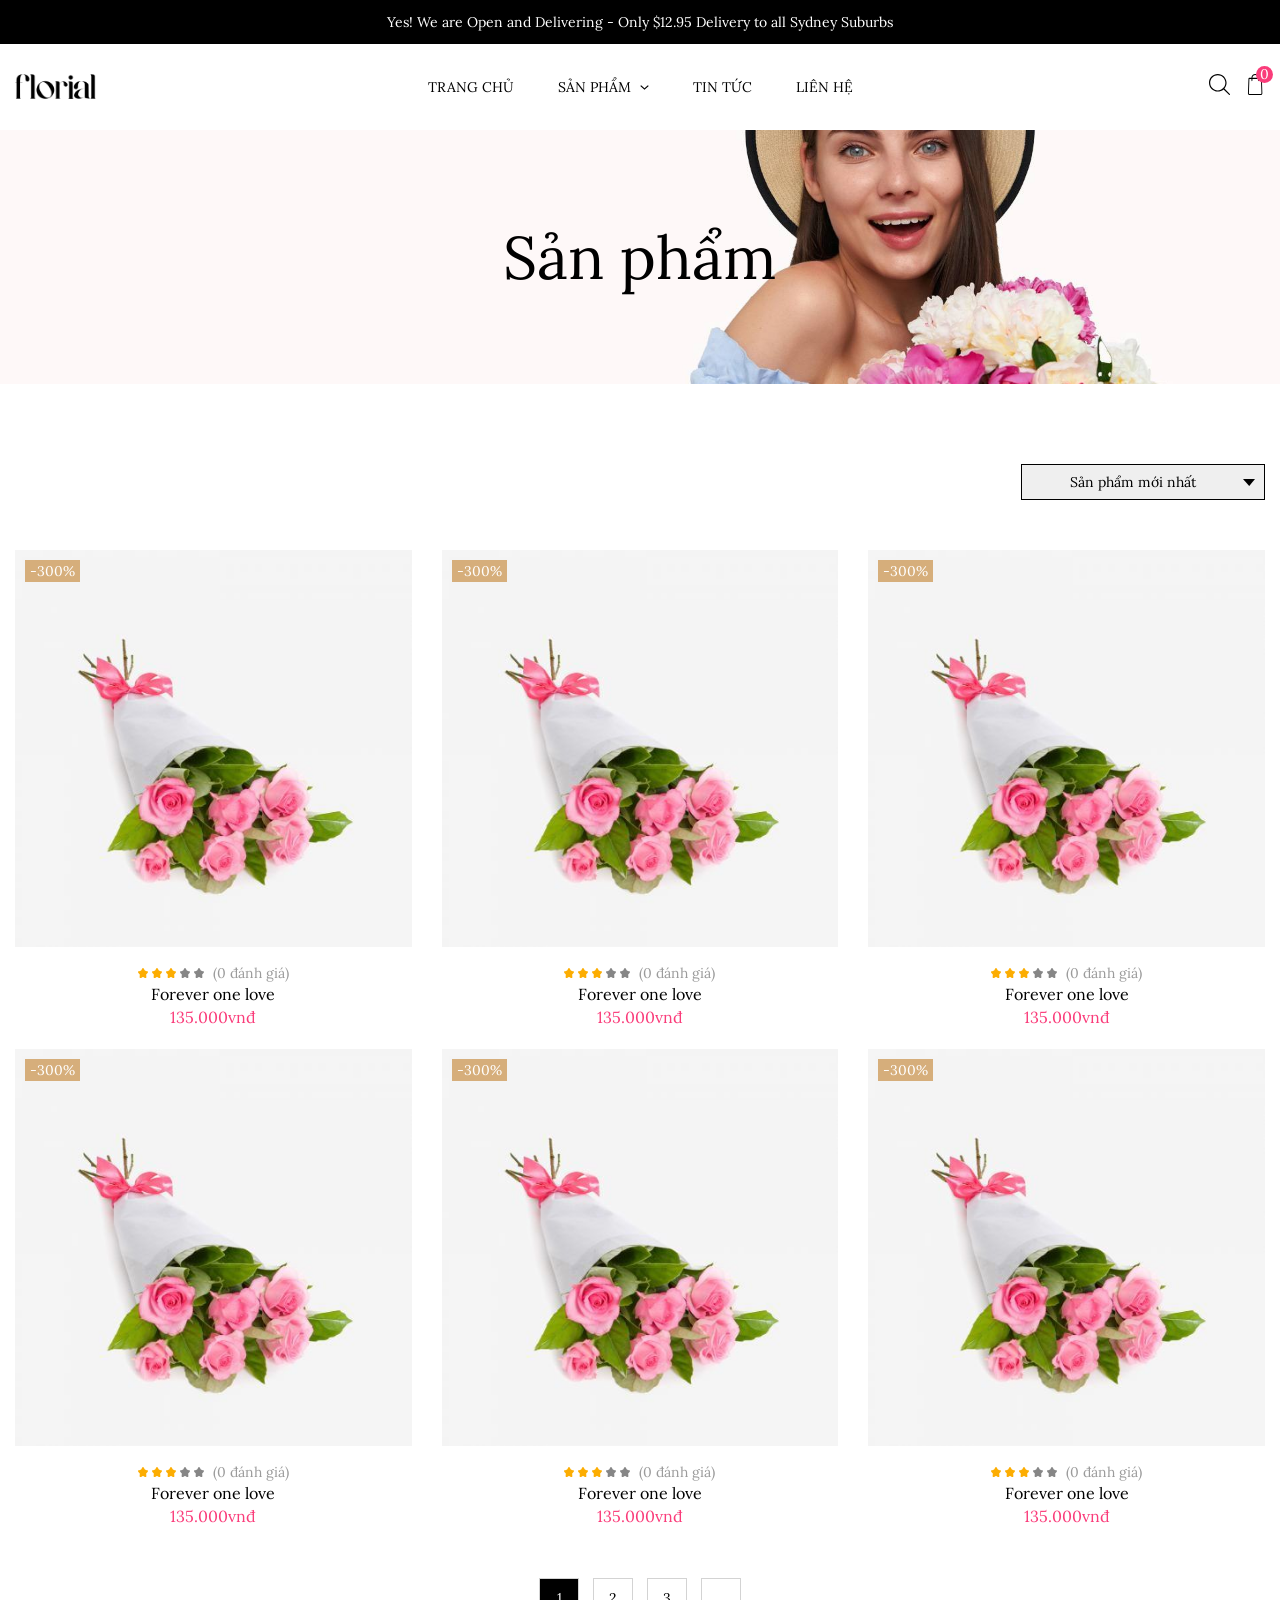
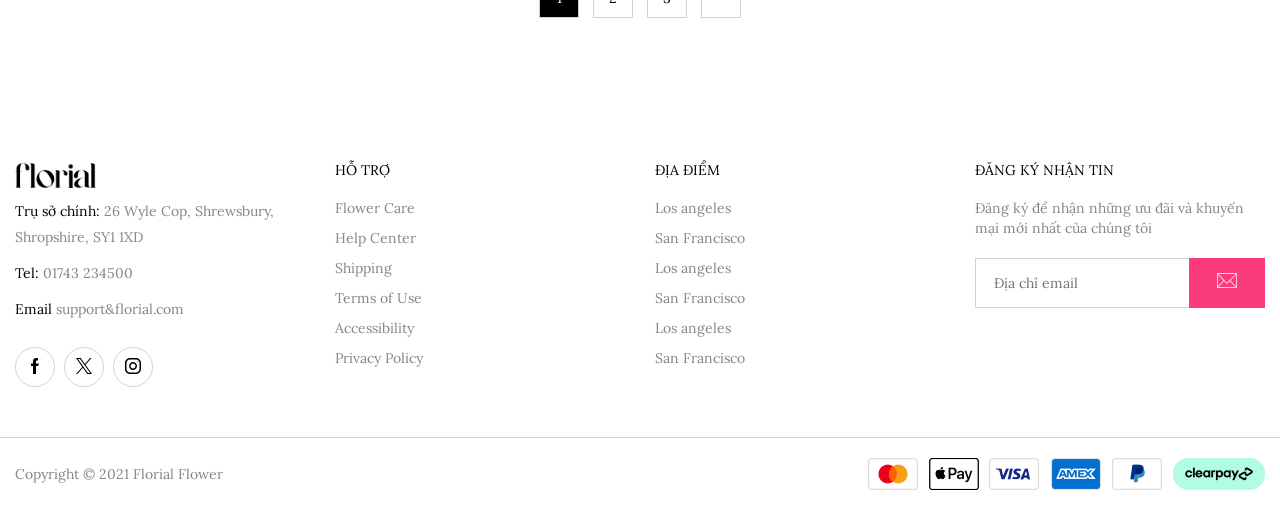
<file: san_pham.html>
<!DOCTYPE html>
<html lang="en">

<head>
    <meta charset="UTF-8">
    <meta name="viewport" content="width=device-width, initial-scale=1.0">
    <title>Sản phẩm</title>

    <link rel="stylesheet" href="./css/bootstrap.min.css">
    <!-- <link rel="stylesheet" href="./css/fancybox.css"> -->
    <link rel="stylesheet" href="./css/owl.carousel.min.css">
    <link rel="stylesheet" href="./css/sweetalert2.css">
    <link rel="stylesheet" href="./css/style.css">

    <link rel="preconnect" href="https://fonts.googleapis.com">
    <link rel="preconnect" href="https://fonts.gstatic.com" crossorigin>
    <link href="https://fonts.googleapis.com/css2?family=Lora:ital,wght@0,400..700;1,400..700&display=swap"
        rel="stylesheet">
</head>

<body>
    <!-- navbar  -->
    <div class="navbar-box hidden-xs">
        <div class="wrap">
            <div class="container-fluid">
                <div class="nav-text">Yes! We are Open and Delivering - Only $12.95 Delivery to all Sydney Suburbs</div>
            </div>
        </div>
    </div>
    <!-- navbar end -->

    <!-- header  -->
    <div class="header">
        <div class="wrap">
            <div class="container-fluid">
                <div class="row">
                    <div class="col-xs-2 visible-xs">
                        <div class="mb-menubtn mb_menu">
                            <svg width='22' height='17'>
                                <use href='#menu-btn'></use>
                            </svg>
                        </div>
                    </div>
                    <div class="col-sm-3 col-xs-8">
                        <div class="logo">
                            <a href="#">
                                <img src="./img/logo/logo.png" alt="logo">
                            </a>
                        </div>
                    </div>
                    <div class="col-sm-6 hidden-xs">
                        <div class="menu">
                            <ul class="lv1">
                                <li><a class="link" href="#">Trang chủ</a></li>
                                <li><a class="link" href="#">Sản phẩm
                                        <svg width="9" height="5">
                                            <use href='#nav'></use>
                                        </svg>
                                    </a>
                                    <ul class=lv2>
                                        <li><a class="link" href="#">Sản phẩm 1</a></li>
                                        <li><a class="link" href="#">Sản phẩm 2</a></li>
                                        <li><a class="link" href="#">Sản phẩm 3</a></li>
                                        <li><a class="link" href="#">Sản phẩm 4</a></li>
                                    </ul>
                                </li>
                                <li><a class="link" href="#">Tin tức</a></li>
                                <li><a class="link" href="#">Liên hệ</a></li>
                            </ul>
                        </div>
                    </div>
                    <div class="col-sm-3 col-xs-2">
                        <div class="tool">
                            <a class="tool-icon tool-search search_btn hidden-xs" href="#">
                                <svg width='21' height='21'>
                                    <use href='#tool-search'></use>
                                </svg>
                            </a>
                            <a class="tool-icon tool-cart" href="#">
                                <svg width='21' height='21'>
                                    <use href='#tool-cart'></use>
                                </svg>
                                <span class="cart-number">0</span>
                            </a>
                        </div>
                    </div>
                </div>
            </div>
        </div>
    </div>
    <!-- header end -->

    <!-- menu mobile  -->
    <div class="menu-mb-box menu_mb_box">
        <div class="mmbox-head">
            <a class="menu_mb_close" href="javascript:;">
                Đóng
                <svg width='12' height='12'>
                    <use href='#close'></use>
                </svg>
            </a>
        </div>
        <div class="mmbox-body">
            <ul class="menumb-lv1-box">
                <li><a class="link" href="#">Trang chủ</a></li>
                <li class="open_lv2_1"><a class="link" href="#">Sản phẩm</a>
                    <svg width='9' height='5'>
                        <use href='#nav'></use>
                    </svg>
                    <div class="menumb-lv2-box menumb_lv2_1">
                        <p class="arrow-back arrow_back">
                            <svg width='9' height='5'>
                                <use href='#nav'></use>
                            </svg>
                            Sản phẩm
                        </p>
                        <ul class="menumb-lv2 lv2_stt1">
                            <li><a class="link" href="#">Sản phẩm 1</a></li>
                            <li><a class="link" href="#">Sản phẩm 2</a></li>
                            <li><a class="link" href="#">Sản phẩm 3</a></li>
                            <li><a class="link" href="#">Sản phẩm 4</a></li>
                        </ul>
                    </div>
                </li>
                <li><a class="link" href="#">Tin tức</a></li>
                <li><a class="link" href="#">Liên hệ</a></li>
            </ul>
        </div>
    </div>
    <!-- menu mobile end -->

    <!-- search box  -->
    <div class="search-box search_box">
        <p>Bạn đang tìm kiếm gì?</p>
        <a class="search_close" href="javascript:;">
            Đóng
            <svg width='12' height='12'>
                <use href='#close'></use>
            </svg>
        </a>
        <div class="clearfix"></div>
        <form action="">
            <input type="text" placeholder="Tìm kiếm...">
        </form>
    </div>
    <!-- search box end -->

    <!-- product banner  -->
    <div class="product-banner">
        <img src="./img/banner/product-banner.jpg" alt="banner">
        <div class="wrap">
            <div class="container-fluid">
                <h1 class="product-banner-title">
                    Sản phẩm
                </h1>
            </div>
        </div>
    </div>
    <!-- product banner end -->

    <!-- product list  -->
    <div class="product-list">
        <div class="wrap">
            <div class="container-fluid">
                <div class="product-sort">
                    <form action="">
                        <div class="select-box">
                            <select name="" id="">
                                <option value="">Sản phẩm mới nhất</option>
                                <option value="">Lọc theo giá: từ cao xuống thấp</option>
                                <option value="">Lọc theo giá: từ thấp lên cao</option>
                            </select>
                            <svg width='12' height='7'>
                                <use href='#select-drop'></use>
                            </svg>
                        </div>
                    </form>
                </div>
                <div class="row">
                    <div class="col-sm-4 col-xs-6">
                        <div class="prd-item">
                            <div class="prd-img">
                                <div class="wrap-img img-100">
                                    <a href="#">
                                        <img class="img-1" src="./img/product/1.1.jpg" alt="product">
                                        <img class="img-2" src="./img/product/1.2.jpg" alt="product">
                                    </a>
                                </div>
                                <span class="prd-discount">-300%</span>
                                <div class="prd-tool">
                                    <ul>
                                        <li><a class="tool-link trans-1" href="#">
                                                <svg width="15" height="13">
                                                    <use href="#arrow"></use>
                                                </svg>
                                            </a></li>
                                        <li><a class="tool-link trans-2" href="#">
                                                <svg width="15" height="15">
                                                    <use href="#product-view"></use>
                                                </svg>
                                            </a></li>
                                    </ul>
                                </div>
                            </div>
                            <div class="prd-review">
                                <div class="review-star">
                                    <svg class="active" width='10' height='10'>
                                        <use href='#star'></use>
                                    </svg>
                                    <svg class="active" width='10' height='10'>
                                        <use href='#star'></use>
                                    </svg>
                                    <svg class="active" width='10' height='10'>
                                        <use href='#star'></use>
                                    </svg>
                                    <svg class="" width='10' height='10'>
                                        <use href='#star'></use>
                                    </svg>
                                    <svg class="" width='10' height='10'>
                                        <use href='#star'></use>
                                    </svg>
                                </div>
                                <div class="review-text">(0 đánh giá)</div>
                            </div>
                            <a href="#" class="prd-title">
                                Forever one love
                            </a>
                            <div class="prd-price">
                                135.000vnđ
                            </div>
                        </div>
                    </div>
                    <div class="col-sm-4 col-xs-6">
                        <div class="prd-item">
                            <div class="prd-img">
                                <div class="wrap-img img-100">
                                    <a href="#">
                                        <img class="img-1" src="./img/product/1.1.jpg" alt="product">
                                        <img class="img-2" src="./img/product/1.2.jpg" alt="product">
                                    </a>
                                </div>
                                <span class="prd-discount">-300%</span>
                                <div class="prd-tool">
                                    <ul>
                                        <li><a class="tool-link trans-1" href="#">
                                                <svg width="15" height="13">
                                                    <use href="#arrow"></use>
                                                </svg>
                                            </a></li>
                                        <li><a class="tool-link trans-2" href="#">
                                                <svg width="15" height="15">
                                                    <use href="#product-view"></use>
                                                </svg>
                                            </a></li>
                                    </ul>
                                </div>
                            </div>
                            <div class="prd-review">
                                <div class="review-star">
                                    <svg class="active" width='10' height='10'>
                                        <use href='#star'></use>
                                    </svg>
                                    <svg class="active" width='10' height='10'>
                                        <use href='#star'></use>
                                    </svg>
                                    <svg class="active" width='10' height='10'>
                                        <use href='#star'></use>
                                    </svg>
                                    <svg class="" width='10' height='10'>
                                        <use href='#star'></use>
                                    </svg>
                                    <svg class="" width='10' height='10'>
                                        <use href='#star'></use>
                                    </svg>
                                </div>
                                <div class="review-text">(0 đánh giá)</div>
                            </div>
                            <a href="#" class="prd-title">
                                Forever one love
                            </a>
                            <div class="prd-price">
                                135.000vnđ
                            </div>
                        </div>
                    </div>
                    <div class="col-sm-4 col-xs-6">
                        <div class="prd-item">
                            <div class="prd-img">
                                <div class="wrap-img img-100">
                                    <a href="#">
                                        <img class="img-1" src="./img/product/1.1.jpg" alt="product">
                                        <img class="img-2" src="./img/product/1.2.jpg" alt="product">
                                    </a>
                                </div>
                                <span class="prd-discount">-300%</span>
                                <div class="prd-tool">
                                    <ul>
                                        <li><a class="tool-link trans-1" href="#">
                                                <svg width="15" height="13">
                                                    <use href="#arrow"></use>
                                                </svg>
                                            </a></li>
                                        <li><a class="tool-link trans-2" href="#">
                                                <svg width="15" height="15">
                                                    <use href="#product-view"></use>
                                                </svg>
                                            </a></li>
                                    </ul>
                                </div>
                            </div>
                            <div class="prd-review">
                                <div class="review-star">
                                    <svg class="active" width='10' height='10'>
                                        <use href='#star'></use>
                                    </svg>
                                    <svg class="active" width='10' height='10'>
                                        <use href='#star'></use>
                                    </svg>
                                    <svg class="active" width='10' height='10'>
                                        <use href='#star'></use>
                                    </svg>
                                    <svg class="" width='10' height='10'>
                                        <use href='#star'></use>
                                    </svg>
                                    <svg class="" width='10' height='10'>
                                        <use href='#star'></use>
                                    </svg>
                                </div>
                                <div class="review-text">(0 đánh giá)</div>
                            </div>
                            <a href="#" class="prd-title">
                                Forever one love
                            </a>
                            <div class="prd-price">
                                135.000vnđ
                            </div>
                        </div>
                    </div>
                    <div class="clearfix"></div>
                    <div class="col-sm-4 col-xs-6">
                        <div class="prd-item">
                            <div class="prd-img">
                                <div class="wrap-img img-100">
                                    <a href="#">
                                        <img class="img-1" src="./img/product/1.1.jpg" alt="product">
                                        <img class="img-2" src="./img/product/1.2.jpg" alt="product">
                                    </a>
                                </div>
                                <span class="prd-discount">-300%</span>
                                <div class="prd-tool">
                                    <ul>
                                        <li><a class="tool-link trans-1" href="#">
                                                <svg width="15" height="13">
                                                    <use href="#arrow"></use>
                                                </svg>
                                            </a></li>
                                        <li><a class="tool-link trans-2" href="#">
                                                <svg width="15" height="15">
                                                    <use href="#product-view"></use>
                                                </svg>
                                            </a></li>
                                    </ul>
                                </div>
                            </div>
                            <div class="prd-review">
                                <div class="review-star">
                                    <svg class="active" width='10' height='10'>
                                        <use href='#star'></use>
                                    </svg>
                                    <svg class="active" width='10' height='10'>
                                        <use href='#star'></use>
                                    </svg>
                                    <svg class="active" width='10' height='10'>
                                        <use href='#star'></use>
                                    </svg>
                                    <svg class="" width='10' height='10'>
                                        <use href='#star'></use>
                                    </svg>
                                    <svg class="" width='10' height='10'>
                                        <use href='#star'></use>
                                    </svg>
                                </div>
                                <div class="review-text">(0 đánh giá)</div>
                            </div>
                            <a href="#" class="prd-title">
                                Forever one love
                            </a>
                            <div class="prd-price">
                                135.000vnđ
                            </div>
                        </div>
                    </div>
                    <div class="col-sm-4 col-xs-6">
                        <div class="prd-item">
                            <div class="prd-img">
                                <div class="wrap-img img-100">
                                    <a href="#">
                                        <img class="img-1" src="./img/product/1.1.jpg" alt="product">
                                        <img class="img-2" src="./img/product/1.2.jpg" alt="product">
                                    </a>
                                </div>
                                <span class="prd-discount">-300%</span>
                                <div class="prd-tool">
                                    <ul>
                                        <li><a class="tool-link trans-1" href="#">
                                                <svg width="15" height="13">
                                                    <use href="#arrow"></use>
                                                </svg>
                                            </a></li>
                                        <li><a class="tool-link trans-2" href="#">
                                                <svg width="15" height="15">
                                                    <use href="#product-view"></use>
                                                </svg>
                                            </a></li>
                                    </ul>
                                </div>
                            </div>
                            <div class="prd-review">
                                <div class="review-star">
                                    <svg class="active" width='10' height='10'>
                                        <use href='#star'></use>
                                    </svg>
                                    <svg class="active" width='10' height='10'>
                                        <use href='#star'></use>
                                    </svg>
                                    <svg class="active" width='10' height='10'>
                                        <use href='#star'></use>
                                    </svg>
                                    <svg class="" width='10' height='10'>
                                        <use href='#star'></use>
                                    </svg>
                                    <svg class="" width='10' height='10'>
                                        <use href='#star'></use>
                                    </svg>
                                </div>
                                <div class="review-text">(0 đánh giá)</div>
                            </div>
                            <a href="#" class="prd-title">
                                Forever one love
                            </a>
                            <div class="prd-price">
                                135.000vnđ
                            </div>
                        </div>
                    </div>
                    <div class="col-sm-4 col-xs-6">
                        <div class="prd-item">
                            <div class="prd-img">
                                <div class="wrap-img img-100">
                                    <a href="#">
                                        <img class="img-1" src="./img/product/1.1.jpg" alt="product">
                                        <img class="img-2" src="./img/product/1.2.jpg" alt="product">
                                    </a>
                                </div>
                                <span class="prd-discount">-300%</span>
                                <div class="prd-tool">
                                    <ul>
                                        <li><a class="tool-link trans-1" href="#">
                                                <svg width="15" height="13">
                                                    <use href="#arrow"></use>
                                                </svg>
                                            </a></li>
                                        <li><a class="tool-link trans-2" href="#">
                                                <svg width="15" height="15">
                                                    <use href="#product-view"></use>
                                                </svg>
                                            </a></li>
                                    </ul>
                                </div>
                            </div>
                            <div class="prd-review">
                                <div class="review-star">
                                    <svg class="active" width='10' height='10'>
                                        <use href='#star'></use>
                                    </svg>
                                    <svg class="active" width='10' height='10'>
                                        <use href='#star'></use>
                                    </svg>
                                    <svg class="active" width='10' height='10'>
                                        <use href='#star'></use>
                                    </svg>
                                    <svg class="" width='10' height='10'>
                                        <use href='#star'></use>
                                    </svg>
                                    <svg class="" width='10' height='10'>
                                        <use href='#star'></use>
                                    </svg>
                                </div>
                                <div class="review-text">(0 đánh giá)</div>
                            </div>
                            <a href="#" class="prd-title">
                                Forever one love
                            </a>
                            <div class="prd-price">
                                135.000vnđ
                            </div>
                        </div>
                    </div>
                    <div class="clearfix"></div>
                    <div class="pagination-box">
                        <div class="current"><a>1</a></div>
                        <div><a href="">2</a></div>
                        <div><a href="">3</a></div>
                        <div><a class="last" href="" rel="last"></a></div>
                    </div>
                </div>
            </div>
        </div>
    </div>
    <!-- product list end -->

    <!-- footer  -->
    <div class="footer">
        <div class="wrap">
            <div class="container-fluid">
                <div class="row">
                    <div class="col-sm-3">
                        <div class="footer1">
                            <a class="link" href="#">
                                <img src="./img/logo/logo.png" alt="logo">
                            </a>
                            <ul class="address-list">
                                <li><a class="link" href="javascript:;">
                                        <strong>Trụ sở chính: </strong>
                                        26 Wyle Cop, Shrewsbury, Shropshire, SY1 1XD
                                    </a></li>
                                <li><a class="link" href="tel:">
                                        <strong>Tel: </strong>
                                        01743 234500
                                    </a></li>
                                <li><a class="link" href="mailto:">
                                        <strong>Email</strong>
                                        support&florial.com
                                    </a></li>
                            </ul>
                            <ul class="social-list">
                                <li><a class="link" href="#">
                                        <svg width='16' height='16'>
                                            <use href='#fb'></use>
                                        </svg>
                                    </a></li>
                                <li><a class="link" href="#">
                                        <svg width='16' height='16'>
                                            <use href='#tw'></use>
                                        </svg>
                                    </a></li>
                                <li><a class="link" href="#">
                                        <svg width='16' height='16'>
                                            <use href='#insta'></use>
                                        </svg>
                                    </a></li>
                            </ul>
                        </div>
                    </div>
                    <div class="col-sm-3">
                        <div class="footer2">
                            <h3 class="footer-title">Hỗ trợ</h3>
                            <ul>
                                <li><a class="link" href="#">Flower Care</a></li>
                                <li><a class="link" href="#">Help Center</a></li>
                                <li><a class="link" href="#">Shipping</a></li>
                                <li><a class="link" href="#">Terms of Use</a></li>
                                <li><a class="link" href="#">Accessibility</a></li>
                                <li><a class="link" href="#">Privacy Policy</a></li>
                            </ul>
                        </div>
                    </div>
                    <div class="col-sm-3">
                        <div class="footer2">
                            <h3 class="footer-title">Địa điểm</h3>
                            <ul>
                                <li><a class="link" href="#">Los angeles</a></li>
                                <li><a class="link" href="#">San Francisco</a></li>
                                <li><a class="link" href="#">Los angeles</a></li>
                                <li><a class="link" href="#">San Francisco</a></li>
                                <li><a class="link" href="#">Los angeles</a></li>
                                <li><a class="link" href="#">San Francisco</a></li>
                            </ul>
                        </div>
                    </div>
                    <div class="col-sm-3">
                        <div class="footer3">
                            <h3 class="footer-title">Đăng ký nhận tin</h3>
                            <div class="footer-des">
                                Đăng ký để nhận những ưu đãi và khuyến mại mới nhất của chúng tôi
                            </div>
                            <form action="">
                                <input type="text" placeholder="Địa chỉ email">
                                <button type="submit">
                                    <svg width="20" height="15">
                                        <use href='#mail'></use>
                                    </svg>
                                </button>
                            </form>
                        </div>
                    </div>
                </div>
            </div>
        </div>
    </div>
    <div class="footer-bot">
        <div class="wrap">
            <div class="container-fluid">
                <div class="copyright">Copyright © 2021 Florial Flower</div>
                <div class="payment">
                    <img src="./img/banner/payment.png" alt="payment">
                </div>
                <div class="clearfix"></div>
            </div>
        </div>
    </div>
    <!-- footer end -->

    <div class="backtop">
        <div class="backtop-btn backtop_btn">
            <svg width='15' height='8'>
                <use href='#backtop'></use>
            </svg>
        </div>
    </div>

    <!-- svg   -->
    <div class="svg-div">
        <svg id="select-drop" width="12" height="7" viewBox="0 0 12 7" fill="none" xmlns="http://www.w3.org/2000/svg">
            <g clip-path="url(#clip0_5986_121)">
                <path d="M0 0L6.24462 7L12 0" fill="currentColor" />
            </g>
            <defs>
                <clipPath id="clip0_5986_121">
                    <rect width="12" height="7" fill="currentColor" />
                </clipPath>
            </defs>
        </svg>
        <svg id="product-view" width="15" height="15" viewBox="0 0 15 15" fill="none"
            xmlns="http://www.w3.org/2000/svg">
            <g clip-path="url(#clip0_1539_21)">
                <path
                    d="M14.8318 13.8973L11.2184 10.3021C12.1255 9.16921 12.6244 7.76436 12.6244 6.3142C12.6244 2.82477 9.782 0 6.30467 0C2.82731 0 6.00368e-05 2.82477 6.00368e-05 6.29909C-0.0150589 9.80364 2.82731 12.6284 6.31979 12.6284C7.78636 12.6284 9.16214 12.1299 10.3112 11.2084L13.9095 14.8036C14.0304 14.9245 14.1968 15 14.3631 15C14.5143 15 14.6806 14.9396 14.7864 14.8187C14.9074 14.713 14.9829 14.5771 14.9981 14.3958V14.3656C15.0132 14.1843 14.9376 14.0181 14.8318 13.8973ZM11.3544 6.32931C11.3544 9.09364 9.08657 11.3595 6.30467 11.3595C3.5379 11.3595 1.27005 9.09364 1.27005 6.3142C1.27005 3.54985 3.5379 1.28399 6.31979 1.28399C9.08657 1.28399 11.3544 3.54985 11.3544 6.32931Z"
                    fill="currentColor" />
            </g>
            <defs>
                <clipPath id="clip0_1539_21">
                    <rect width="15" height="15" fill="currentColor" />
                </clipPath>
            </defs>
        </svg>
        <svg id="page-ss2-1" width="50" height="50" viewBox="0 0 50 50" fill="none" xmlns="http://www.w3.org/2000/svg">
            <path
                d="M39.64 17.7383C35.4008 13.0562 32.8814 8.93445 31.5143 6.30117C30.0337 3.44894 29.5485 1.68029 29.5448 1.66622L29.1041 0L27.53 0.702085C27.3461 0.784091 22.9971 2.76738 20.5603 7.64093C19.3371 10.0875 19.0924 12.8115 19.1027 14.6657C19.1086 15.7448 18.3441 16.6817 17.2849 16.8935C16.5422 17.0419 15.7783 16.811 15.2422 16.275L12.3103 13.343L11.3017 14.7338C11.197 14.8782 8.7321 18.2776 8.28336 18.9568C6.09207 22.2739 4.94946 26.1379 4.97908 30.1312C5.01876 35.4645 7.11612 40.4612 10.8848 44.201C14.6532 47.9406 19.666 50 24.9996 50C36.0391 49.9999 45.0204 41.0186 45.0204 29.9791C45.0205 25.9764 43.0594 21.5149 39.64 17.7383ZM24.9997 47.0677C20.445 47.0677 16.1658 45.3105 12.9504 42.1196C9.73484 38.9287 7.94537 34.6633 7.91145 30.1094C7.88604 26.7003 8.86073 23.4027 10.7301 20.5731C10.9583 20.2277 11.8738 18.9504 12.6686 17.8482L13.1689 18.3485C14.3997 19.5793 16.153 20.1103 17.8602 19.7689C20.2928 19.2824 22.0486 17.1295 22.0351 14.6497C22.0265 13.115 22.2189 10.8809 23.1831 8.95224C24.3568 6.60495 26.1114 5.07088 27.3306 4.21779C28.4334 7.02261 31.2287 12.8173 37.4664 19.7066C38.8561 21.2413 42.0882 25.3146 42.0882 29.9792C42.0882 39.4018 34.4223 47.0677 24.9997 47.0677Z"
                fill="white" />
            <path d="M27.971 24.875L18.7773 38.3384H22.0278L31.2214 24.875H27.971Z" fill="white" />
            <path
                d="M29.9329 31.0312C27.8942 31.0312 26.3555 32.3968 26.3555 34.7818C26.3555 37.186 27.8941 38.5323 29.9329 38.5323C31.9718 38.5323 33.5104 37.186 33.5104 34.7818C33.5104 32.3968 31.9717 31.0312 29.9329 31.0312ZM29.9329 36.4551C29.5098 36.4551 29.0867 36.0704 29.0867 34.7817C29.0867 33.4931 29.5098 33.1084 29.9329 33.1084C30.3561 33.1084 30.7792 33.4931 30.7792 34.7817C30.7792 36.0704 30.3561 36.4551 29.9329 36.4551Z"
                fill="white" />
            <path
                d="M23.6432 28.4341C23.6432 26.0492 22.1046 24.6836 20.0658 24.6836C18.0269 24.6836 16.4883 26.0492 16.4883 28.4341C16.4883 30.8382 18.0269 32.1846 20.0658 32.1846C22.1046 32.1846 23.6432 30.8382 23.6432 28.4341ZM19.2195 28.4341C19.2195 27.1454 19.6426 26.7607 20.0658 26.7607C20.4889 26.7607 20.912 27.1454 20.912 28.4341C20.912 29.7227 20.4889 30.1074 20.0658 30.1074C19.6426 30.1074 19.2195 29.7227 19.2195 28.4341Z"
                fill="white" />
        </svg>
        <svg id="page-ss2-2" width="50" height="50" viewBox="0 0 50 50" fill="none" xmlns="http://www.w3.org/2000/svg">
            <g clip-path="url(#clip0_7314_102)">
                <path
                    d="M49.8034 28.34C49.2473 27.377 48.5712 26.5157 47.8095 25.7825C48.9599 24.2019 49.5738 22.2705 49.5257 20.2894C49.5136 19.7912 49.2496 19.3337 48.8243 19.0743C47.7348 18.4097 46.526 17.9933 45.2842 17.8358L48.8804 14.2397C49.4525 13.6676 49.4525 12.7401 48.8804 12.1681C48.094 11.3816 47.218 10.7247 46.2925 10.2136C46.9946 8.38907 47.0876 6.36475 46.5285 4.46348C46.388 3.98565 46.0143 3.61192 45.5365 3.47149C43.6354 2.91231 41.611 3.00538 39.7864 3.70743C39.2752 2.78194 38.6183 1.90596 37.8319 1.11954C37.2598 0.547468 36.3324 0.547468 35.7603 1.11954L32.1641 4.71573C32.0067 3.47384 31.5903 2.26505 30.9256 1.17559C30.6663 0.750593 30.2086 0.486238 29.7107 0.474128C27.7295 0.426082 25.7983 1.03995 24.2175 2.19034C23.4843 1.42872 22.6231 0.752644 21.6599 0.196492C20.9592 -0.208001 20.0634 0.0320386 19.6589 0.732625L18.1912 3.27491C18.0915 3.25987 17.9897 3.2546 17.8869 3.26065C17.3651 3.29122 16.8991 3.59766 16.6641 4.06475C12.8119 11.7235 10.0958 19.8645 8.57778 28.2905L8.31752 28.0303C7.74545 27.4582 6.81801 27.4582 6.24594 28.0303C5.67387 28.6024 5.67387 29.5298 6.24594 30.1019L7.50473 31.3607C4.82036 34.2235 2.5187 37.4184 0.6561 40.8793L0.174947 41.7732C-0.131498 42.3427 -0.0282753 43.0458 0.429049 43.5031L6.49663 49.5707C6.95395 50.028 7.65708 50.1313 8.22661 49.8248L9.12055 49.3438C12.5815 47.4813 15.7776 45.1809 18.6406 42.4965L19.898 43.7539C20.4701 44.326 21.3975 44.326 21.9696 43.7539C22.5416 43.1818 22.5416 42.2544 21.9696 41.6823L21.7093 41.422C30.1355 39.9039 38.2763 37.1879 45.9351 33.3357C46.4022 33.1007 46.7086 32.6348 46.7393 32.113C46.7454 32.0102 46.7401 31.9083 46.725 31.8088L49.2673 30.341C49.9678 29.9366 50.2079 29.0407 49.8034 28.34ZM43.8967 6.10313C44.0506 7.13966 43.9308 8.19971 43.5529 9.17452C43.3463 9.13009 43.1394 9.09063 42.932 9.06104C42.2603 8.96505 41.609 8.94981 40.9876 9.01231C41.0501 8.39093 41.0349 7.73956 40.9389 7.06798C40.9093 6.86055 40.8699 6.65362 40.8254 6.44708C41.8002 6.06905 42.8603 5.94923 43.8967 6.10313ZM32.3075 8.71544L36.7086 4.31427C38.3285 6.60108 38.5798 9.34845 37.1413 10.787C36.5692 11.3591 36.5692 12.2865 37.1413 12.8586C37.7133 13.4307 38.6408 13.4307 39.2128 12.8586C40.6514 11.42 43.3988 11.6714 45.6856 13.2912L41.2844 17.6924C38.8095 20.1673 34.7824 20.1673 32.3075 17.6924C29.8326 15.2174 29.8326 11.1903 32.3075 8.71544ZM29.7526 19.238C29.9066 19.4175 30.066 19.5941 30.2359 19.764C30.4059 19.9339 30.5824 20.0933 30.7619 20.2473C29.6825 21.5371 28.9656 23.1085 28.7004 24.776C27.5501 24.7125 26.3947 24.7091 25.2388 24.7662C25.2967 23.6109 25.294 22.4534 25.2311 21.2984C26.8959 21.0322 28.4647 20.3157 29.7526 19.238ZM28.8079 3.44044C29.2246 4.40128 29.3832 5.45567 29.2707 6.49454C28.3709 6.5378 27.5217 6.71095 26.751 7.00499C26.6506 6.388 26.4672 5.76241 26.2005 5.138C26.1182 4.94532 26.0266 4.75557 25.9302 4.56759C26.774 3.9502 27.7668 3.56007 28.8079 3.44044ZM21.4018 3.57305C23.5587 5.36202 24.5121 7.95137 23.4949 9.71339C23.1561 10.3001 23.2695 11.0238 23.7268 11.4812C23.8155 11.5698 23.9172 11.6485 24.0311 11.7144C24.7318 12.1189 25.6276 11.8788 26.0321 11.1782C26.4792 10.4038 27.2635 9.86095 28.251 9.59649C27.2997 11.8582 27.2814 14.4226 28.2004 16.6946C27.305 17.5596 26.1661 18.1443 24.9416 18.3737C24.2983 13.9002 22.737 9.5297 20.2593 5.55196L21.4018 3.57305ZM7.7976 46.7288L3.27114 42.2024C4.99204 39.018 7.11128 36.076 9.57778 33.434L16.5676 40.4238C13.9254 42.8902 10.9821 45.0079 7.7976 46.7288ZM18.3775 38.0905L11.1202 30.8331L11.1479 30.6574C12.4034 22.7064 14.7555 15.0026 18.1492 7.71886C23.6715 17.0742 23.7511 28.666 18.3775 38.0905ZM21.5016 38.4826C23.2857 35.0719 24.4382 31.4275 24.9587 27.7149C31.0064 27.3298 37.0656 28.7782 42.2803 31.8511C35.6581 34.9362 28.6883 37.1606 21.5016 38.4826ZM44.4479 29.7406C40.5323 27.3042 36.1538 25.7213 31.6245 25.0674C31.8527 23.8396 32.4382 22.6971 33.3053 21.7994C35.5773 22.7185 38.1416 22.7003 40.4034 21.7489C40.1389 22.7364 39.596 23.5207 38.8215 23.9678C38.1209 24.3724 37.8809 25.2682 38.2854 25.9689C38.3512 26.0827 38.4297 26.1843 38.5186 26.2732C38.9759 26.7304 39.6997 26.8438 40.2865 26.505C41.2328 25.9586 42.4489 25.9545 43.7108 26.4936C44.7203 26.9249 45.6556 27.6523 46.4308 28.5958L44.4479 29.7406ZM45.4323 24.0697C45.2442 23.9733 45.0544 23.8817 44.8618 23.7993C44.2373 23.5325 43.6118 23.3492 42.9948 23.2487C43.2888 22.478 43.462 21.6288 43.5052 20.7291C44.5441 20.6166 45.5985 20.7753 46.5593 21.192C46.4397 22.2331 46.0497 23.226 45.4323 24.0697Z"
                    fill="white" />
            </g>
            <defs>
                <clipPath id="clip0_7314_102">
                    <rect width="50" height="50" fill="white" />
                </clipPath>
            </defs>
        </svg>
        <svg id="page-ss2-3" width="50" height="50" viewBox="0 0 50 50" fill="none" xmlns="http://www.w3.org/2000/svg">
            <g clip-path="url(#clip0_7314_106)">
                <path
                    d="M47.0703 28.54V4.49219C47.0703 3.68309 46.4146 3.02734 45.6055 3.02734H38.1836V1.46484C38.1836 0.655746 37.5278 0 36.7188 0C35.9097 0 35.2539 0.655746 35.2539 1.46484V3.02734H29.3945V1.46484C29.3945 0.655746 28.7388 0 27.9297 0C27.1206 0 26.4648 0.655746 26.4648 1.46484V3.02734H20.6055V1.46484C20.6055 0.655746 19.9497 0 19.1406 0C18.3315 0 17.6758 0.655746 17.6758 1.46484V3.02734H11.8164V1.46484C11.8164 0.655746 11.1607 0 10.3516 0C9.54247 0 8.88672 0.655746 8.88672 1.46484V3.02734H1.46484C0.655746 3.02734 0 3.68309 0 4.49219V42.6758C0 43.4849 0.655746 44.1406 1.46484 44.1406H25.8598C28.228 47.6711 32.2552 50 36.8164 50C44.0857 50 50 44.0857 50 36.8164C50 33.6845 48.9014 30.8044 47.0703 28.54ZM8.88672 5.95703V7.42188C8.88672 8.23097 9.54247 8.88672 10.3516 8.88672C11.1607 8.88672 11.8164 8.23097 11.8164 7.42188V5.95703H17.6758V7.42188C17.6758 8.23097 18.3315 8.88672 19.1406 8.88672C19.9497 8.88672 20.6055 8.23097 20.6055 7.42188V5.95703H26.4648V7.42188C26.4648 8.23097 27.1206 8.88672 27.9297 8.88672C28.7388 8.88672 29.3945 8.23097 29.3945 7.42188V5.95703H35.2539V7.42188C35.2539 8.23097 35.9097 8.88672 36.7188 8.88672C37.5278 8.88672 38.1836 8.23097 38.1836 7.42188V5.95703H44.1406V11.8164H2.92969V5.95703H8.88672ZM2.92969 41.2109V14.7461H44.1406V25.8598C42.0444 24.4541 39.5245 23.6328 36.8164 23.6328C32.1877 23.6328 28.109 26.0311 25.7561 29.6497C25.5581 29.5498 25.3349 29.4922 25.0977 29.4922H22.168C21.3589 29.4922 20.7031 30.1479 20.7031 30.957C20.7031 31.7661 21.3589 32.4219 22.168 32.4219H24.387C24.0562 33.355 23.8274 34.3361 23.7148 35.3516H22.168C21.3589 35.3516 20.7031 36.0073 20.7031 36.8164C20.7031 37.6255 21.3589 38.2812 22.168 38.2812H23.7148C23.8274 39.2967 24.0559 40.2779 24.387 41.2109H2.92969ZM36.8164 47.0703C31.1623 47.0703 26.5625 42.4706 26.5625 36.8164C26.5625 31.1623 31.1623 26.5625 36.8164 26.5625C42.4706 26.5625 47.0703 31.1623 47.0703 36.8164C47.0703 42.4706 42.4706 47.0703 36.8164 47.0703Z"
                    fill="white" />
                <path
                    d="M42.6758 35.3516H38.2812V30.957C38.2812 30.1479 37.6255 29.4922 36.8164 29.4922C36.0073 29.4922 35.3516 30.1479 35.3516 30.957V36.8164C35.3516 37.6255 36.0073 38.2812 36.8164 38.2812H42.6758C43.4849 38.2812 44.1406 37.6255 44.1406 36.8164C44.1406 36.0073 43.4849 35.3516 42.6758 35.3516Z"
                    fill="white" />
                <path
                    d="M13.2812 17.7734H10.3516C9.54247 17.7734 8.88672 18.4292 8.88672 19.2383C8.88672 20.0474 9.54247 20.7031 10.3516 20.7031H13.2812C14.0903 20.7031 14.7461 20.0474 14.7461 19.2383C14.7461 18.4292 14.0903 17.7734 13.2812 17.7734Z"
                    fill="white" />
                <path
                    d="M13.2812 23.6328H10.3516C9.54247 23.6328 8.88672 24.2886 8.88672 25.0977C8.88672 25.9068 9.54247 26.5625 10.3516 26.5625H13.2812C14.0903 26.5625 14.7461 25.9068 14.7461 25.0977C14.7461 24.2886 14.0903 23.6328 13.2812 23.6328Z"
                    fill="white" />
                <path
                    d="M13.2812 29.4922H10.3516C9.54247 29.4922 8.88672 30.1479 8.88672 30.957C8.88672 31.7661 9.54247 32.4219 10.3516 32.4219H13.2812C14.0903 32.4219 14.7461 31.7661 14.7461 30.957C14.7461 30.1479 14.0903 29.4922 13.2812 29.4922Z"
                    fill="white" />
                <path
                    d="M22.168 20.7031H25.0977C25.9068 20.7031 26.5625 20.0474 26.5625 19.2383C26.5625 18.4292 25.9068 17.7734 25.0977 17.7734H22.168C21.3589 17.7734 20.7031 18.4292 20.7031 19.2383C20.7031 20.0474 21.3589 20.7031 22.168 20.7031Z"
                    fill="white" />
                <path
                    d="M22.168 26.5625H25.0977C25.9068 26.5625 26.5625 25.9068 26.5625 25.0977C26.5625 24.2886 25.9068 23.6328 25.0977 23.6328H22.168C21.3589 23.6328 20.7031 24.2886 20.7031 25.0977C20.7031 25.9068 21.3589 26.5625 22.168 26.5625Z"
                    fill="white" />
                <path
                    d="M13.2812 35.3516H10.3516C9.54247 35.3516 8.88672 36.0073 8.88672 36.8164C8.88672 37.6255 9.54247 38.2812 10.3516 38.2812H13.2812C14.0903 38.2812 14.7461 37.6255 14.7461 36.8164C14.7461 36.0073 14.0903 35.3516 13.2812 35.3516Z"
                    fill="white" />
                <path
                    d="M33.8867 20.7031H36.8164C37.6255 20.7031 38.2812 20.0474 38.2812 19.2383C38.2812 18.4292 37.6255 17.7734 36.8164 17.7734H33.8867C33.0776 17.7734 32.4219 18.4292 32.4219 19.2383C32.4219 20.0474 33.0776 20.7031 33.8867 20.7031Z"
                    fill="white" />
            </g>
            <defs>
                <clipPath id="clip0_7314_106">
                    <rect width="50" height="50" fill="white" />
                </clipPath>
            </defs>
        </svg>

        <svg id="close" width="12" height="12" viewBox="0 0 12 12" fill="none" xmlns="http://www.w3.org/2000/svg">
            <g clip-path="url(#clip0_7306_95)">
                <path
                    d="M11.5054 11.5054L5.99976 5.99976M5.99976 5.99976L0.494141 0.494141M5.99976 5.99976L11.5054 0.494141M5.99976 5.99976L0.494141 11.5054"
                    stroke="currentColor" stroke-width="2" stroke-linecap="round" stroke-linejoin="round" />
            </g>
            <defs>
                <clipPath id="clip0_7306_95">
                    <rect width="12" height="12" fill="white" />
                </clipPath>
            </defs>
        </svg>
        <svg id="menu-btn" width="22" height="17" viewBox="0 0 22 17" fill="none" xmlns="http://www.w3.org/2000/svg">
            <path
                d="M0.684739 1.66772H21.3153C21.6908 1.66772 22 1.29114 22 0.833861C22 0.376582 21.6908 0 21.3153 0H0.684739C0.309237 0 0 0.376582 0 0.833861C0 1.29114 0.309237 1.66772 0.684739 1.66772ZM21.3153 7.66614H0.684739C0.309237 7.66614 0 8.04272 0 8.5C0 8.95728 0.309237 9.33386 0.684739 9.33386H21.3153C21.6908 9.33386 22 8.95728 22 8.5C22 8.04272 21.6908 7.66614 21.3153 7.66614ZM21.3153 15.3323H0.684739C0.309237 15.3323 0 15.7089 0 16.1661C0 16.6234 0.309237 17 0.684739 17H21.3153C21.6908 17 22 16.6234 22 16.1661C22 15.7089 21.6908 15.3323 21.3153 15.3323Z"
                fill="currentColor" />
        </svg>
        <svg id="backtop" width="15" height="8" viewBox="0 0 15 8" fill="none" xmlns="http://www.w3.org/2000/svg">
            <path
                d="M7.5 0.400391L0.46875 6.40039L1.875 7.60039L7.5 2.80039L13.125 7.60039L14.5312 6.40039L7.5 0.400391Z"
                fill="currentColor" />
        </svg>
        <svg id="nav" width="9" height="5" viewBox="0 0 9 5" fill="none" xmlns="http://www.w3.org/2000/svg">
            <g clip-path="url(#clip0_3206_87)">
                <path d="M4.5 4.75L8.71875 1L7.875 0.25L4.5 3.25L1.125 0.25L0.28125 1L4.5 4.75Z" fill="currentColor" />
            </g>
            <defs>
                <clipPath id="clip0_3206_87">
                    <rect width="5" height="9" fill="currentColor" transform="matrix(0 -1 1 0 0 5)" />
                </clipPath>
            </defs>
        </svg>
        <svg id="mail" width="20" height="15" viewBox="0 0 20 15" fill="none" xmlns="http://www.w3.org/2000/svg">
            <g clip-path="url(#clip0_1649_25)">
                <path
                    d="M19.9068 14.5216C19.9176 14.4839 19.925 14.4441 19.925 14.4023V0.598466C19.925 0.556374 19.9176 0.51636 19.9065 0.478425C19.905 0.473229 19.904 0.468032 19.9021 0.462836C19.8873 0.418405 19.8656 0.378392 19.8384 0.343315C19.8365 0.340977 19.8363 0.338119 19.8344 0.335781C19.8333 0.334481 19.8319 0.333961 19.8307 0.332662C19.8016 0.297845 19.7672 0.269784 19.7286 0.248738C19.7256 0.247179 19.7233 0.2451 19.7202 0.243541C19.6837 0.225093 19.644 0.214701 19.6021 0.211583C19.598 0.211323 19.5941 0.210283 19.5899 0.210283C19.586 0.210023 19.5825 0.208984 19.5786 0.208984H0.346935C0.343005 0.208984 0.339307 0.210023 0.335378 0.210283C0.331679 0.210543 0.327981 0.211323 0.324283 0.211583C0.281985 0.214701 0.241536 0.225354 0.204555 0.244061C0.202244 0.2451 0.200395 0.246919 0.198083 0.247958C0.15879 0.269004 0.123889 0.297585 0.0945341 0.332922C0.0933785 0.334221 0.0919919 0.334481 0.0908363 0.335781C0.0889874 0.337859 0.0887563 0.340717 0.0869067 0.343056C0.059633 0.378132 0.0376751 0.418405 0.0228824 0.462836C0.0210333 0.468032 0.0201088 0.473229 0.0184908 0.478686C0.00739632 0.51662 0 0.556634 0 0.598725V14.4029C0 14.4455 0.00762741 14.486 0.018953 14.5244C0.020571 14.5296 0.0214956 14.5346 0.0231136 14.5397C0.0381373 14.5844 0.0603263 14.6248 0.0878311 14.6598C0.0894496 14.6619 0.0899119 14.6645 0.0915296 14.6665C0.0929163 14.6684 0.0947652 14.6695 0.0963837 14.6712C0.107709 14.6845 0.12019 14.6962 0.133134 14.7076C0.138913 14.7125 0.143997 14.7185 0.150007 14.7232C0.165262 14.7352 0.181673 14.7448 0.198545 14.7536C0.202706 14.7557 0.206404 14.7591 0.210564 14.7609C0.2524 14.7809 0.298396 14.7923 0.346703 14.7923H19.5781C19.6264 14.7923 19.6724 14.7812 19.7142 14.7609C19.7207 14.7578 19.7267 14.7531 19.733 14.7494C19.7473 14.7414 19.7616 14.7331 19.7748 14.723C19.7817 14.7175 19.788 14.7105 19.7947 14.7045C19.8064 14.6938 19.818 14.6832 19.8282 14.671C19.8301 14.6689 19.8321 14.6673 19.834 14.6653C19.8359 14.6629 19.8363 14.6598 19.8381 14.6575C19.8652 14.6226 19.8869 14.5826 19.9017 14.5385C19.904 14.5327 19.9052 14.5273 19.9068 14.5216ZM0.693638 1.4824L6.52912 7.47428L0.693638 13.5139V1.4824ZM12.654 7.18067C12.6299 7.19834 12.6045 7.21316 12.5844 7.23809C12.5768 7.24745 12.5742 7.25966 12.5676 7.26953L9.96267 9.94416L1.2405 0.988208H18.6847L12.654 7.18067ZM7.04316 8.00195L9.72874 10.7595C9.79504 10.8276 9.87874 10.8617 9.96267 10.8617C10.0465 10.8617 10.1302 10.8276 10.1963 10.7595L12.8486 8.0363L18.6832 14.0128H1.23542L7.04316 8.00195ZM13.3629 7.50831L19.2316 1.4824V13.5202L13.3629 7.50831Z"
                    fill="white" />
            </g>
            <defs>
                <clipPath id="clip0_1649_25">
                    <rect width="20" height="15" fill="white" />
                </clipPath>
            </defs>
        </svg>
        <svg id="fb" width="16" height="16" viewBox="0 0 16 16" fill="none" xmlns="http://www.w3.org/2000/svg">
            <path
                d="M8.992 5.504V3.504C8.992 2.944 9.44 2.512 9.984 2.512H10.976V0H8.992C7.344 0 6 1.344 6 3.008V5.504H4V8H6V16H9.008V8H11.008L12 5.504H8.992Z"
                fill="currentColor" />
        </svg>
        <svg id="tw" width="16" height="16" viewBox="0 0 16 16" fill="none" xmlns="http://www.w3.org/2000/svg">
            <path
                d="M9.52399 6.77563L15.4809 0H14.0696L8.89475 5.88195L4.76467 0H0L6.24691 8.89535L0 16H1.41143L6.87279 9.78701L11.2353 16H16L9.52399 6.77563ZM7.5902 8.97343L6.95629 8.08709L1.92043 1.04117H4.08868L8.15397 6.72957L8.7852 7.61591L14.0689 15.0096H11.9006L7.5902 8.97343Z"
                fill="currentColor" />
        </svg>
        <svg id="insta" width="16" height="16" viewBox="0 0 16 16" fill="none" xmlns="http://www.w3.org/2000/svg">
            <g clip-path="url(#clip0_1545_57)">
                <mask id="mask0_1545_57" style="mask-type:luminance" maskUnits="userSpaceOnUse" x="0" y="0" width="16"
                    height="16">
                    <path d="M16 0H0V16H16V0Z" fill="currentColor" />
                </mask>
                <g mask="url(#mask0_1545_57)">
                    <path
                        d="M11.008 0H4.992C2.24 0 0 2.24 0 4.992V10.992C0 13.76 2.24 16 4.992 16H10.992C13.76 16 16 13.76 16 11.008V4.992C16 2.24 13.76 0 11.008 0ZM14.496 11.008C14.496 12.944 12.928 14.512 10.992 14.512H4.992C3.056 14.512 1.488 12.944 1.488 11.008V4.992C1.488 3.056 3.056 1.488 4.992 1.488H10.992C12.928 1.488 14.496 3.056 14.496 4.992V11.008ZM8 4C5.792 4 4 5.792 4 8C4 10.208 5.792 12 8 12C10.208 12 12 10.208 12 8C12 5.792 10.208 4 8 4ZM8 10.496C6.624 10.496 5.504 9.376 5.504 8C5.504 6.624 6.624 5.504 8 5.504C9.376 5.504 10.496 6.624 10.496 8C10.496 9.376 9.376 10.496 8 10.496ZM12.832 3.696C12.832 3.98733 12.5953 4.224 12.304 4.224C12.0127 4.224 11.776 3.98733 11.776 3.696C11.776 3.40467 12.0127 3.168 12.304 3.168C12.5953 3.168 12.832 3.40467 12.832 3.696Z"
                        fill="currentColor" />
                </g>
            </g>
            <defs>
                <clipPath id="clip0_1545_57">
                    <rect width="16" height="16" fill="currentColor" />
                </clipPath>
            </defs>
        </svg>
        <svg id="tool-search" width="21" height="21" viewBox="0 0 21 21" fill="none" xmlns="http://www.w3.org/2000/svg">
            <path
                d="M20.8317 19.9679L15.4238 14.5757C16.8126 12.9539 17.5701 10.9107 17.5701 8.80441C17.5701 3.95988 13.6353 0 8.77455 0C3.93487 0 0 3.93882 0 8.78335C0 13.6279 3.93487 17.5878 8.79559 17.5878C10.9208 17.5878 12.9409 16.8295 14.5611 15.4183L19.9689 20.8104C20.0952 20.9368 20.2425 21 20.3898 21C20.5371 21 20.6844 20.9368 20.7896 20.8315C20.9158 20.7262 20.979 20.5787 21 20.4102C21 20.2417 20.9369 20.0732 20.8317 19.9679ZM16.3707 8.80441C16.3707 12.9749 12.9619 16.3872 8.77455 16.3872C4.60822 16.3872 1.1994 12.9749 1.1994 8.78335C1.1994 4.61284 4.60822 1.2006 8.79559 1.2006C12.983 1.2006 16.3707 4.61284 16.3707 8.80441Z"
                fill="currentColor" />
        </svg>
        <svg id="tool-cart" width="21" height="21" viewBox="0 0 21 21" fill="none" xmlns="http://www.w3.org/2000/svg">
            <path
                d="M17.8664 4.65497C17.8469 4.19158 17.4948 3.85456 17.1035 3.85456H14.8736C14.7758 1.70612 13.1523 0 11.1571 0C9.16187 0 7.51876 1.70612 7.44052 3.85456H5.23015C4.79981 3.85456 4.46727 4.2337 4.46727 4.67603L3.93913 19.1254C3.91957 19.6098 4.07606 20.0943 4.38903 20.4524C4.702 20.8104 5.11278 21 5.58224 21H16.7319C17.1818 21 17.5926 20.8104 17.9251 20.4524C18.2185 20.0943 18.375 19.6309 18.375 19.1464L17.8664 4.65497ZM11.1571 1.0321C12.6241 1.0321 13.8369 2.27482 13.9347 3.85456L8.37943 3.8335C8.47724 2.27482 9.69001 1.0321 11.1571 1.0321ZM7.44052 4.88666V6.61384C7.44052 6.90873 7.65568 7.14042 7.92954 7.14042C8.20339 7.14042 8.41856 6.90873 8.41856 6.61384V4.88666H13.9543V6.61384C13.9543 6.90873 14.1694 7.14042 14.4433 7.14042C14.7171 7.14042 14.9323 6.90873 14.9323 6.61384V4.88666H16.9471L17.4556 19.1254C17.4361 19.336 17.3578 19.5466 17.2209 19.6941C17.084 19.8415 16.9079 19.9258 16.7319 19.9258H5.58224C5.38663 19.9258 5.21058 19.8415 5.07366 19.6941C4.93673 19.5466 4.87805 19.3571 4.89761 19.1464L5.40619 4.88666H7.44052Z"
                fill="currentColor" />
        </svg>
        <svg id="arrow" width="15" height="13" viewBox="0 0 15 13" fill="none" xmlns="http://www.w3.org/2000/svg">
            <g clip-path="url(#clip0_7272_99)">
                <path fill-rule="evenodd" clip-rule="evenodd"
                    d="M12.1872 7.24653L-1.19209e-07 7.24653V5.75348L12.1872 5.75348L7.56319 1.05558L8.60218 0L15 6.5L8.60218 13L7.56319 11.9444L12.1872 7.24653Z"
                    fill="currentColor" />
            </g>
            <defs>
                <clipPath id="clip0_7272_99">
                    <rect width="13" height="15" fill="currentColor" transform="matrix(0 1 -1 0 15 0)" />
                </clipPath>
            </defs>
        </svg>
        <svg id="hcion1" width="70" height="70" viewBox="0 0 70 70" fill="none" xmlns="http://www.w3.org/2000/svg">
            <path
                d="M54.6875 42.6562L62.1286 50.0973C62.8903 50.859 63.4946 51.7634 63.9068 52.7586C64.3191 53.7539 64.5313 54.8206 64.5312 55.8979V62.6172C64.5312 63.705 64.0991 64.7482 63.3299 65.5174C62.5607 66.2866 61.5175 66.7188 60.4297 66.7188H56.875V59.0625H54.6875V42.6562Z"
                fill="#FA5D3F" />
            <path d="M16.4062 63.4375V41.5625L28.4375 33.9062H41.5625L53.5938 41.5625V63.4375H16.4062Z"
                fill="#FA5D3F" />
            <path d="M41.5625 33.9062L35 40.4688L28.4375 33.9062L29.5312 29.5312H40.4688L41.5625 33.9062Z"
                fill="#FFD4CF" />
            <path
                d="M40.8837 31.1913L40.4688 29.5312H29.5313L29.1094 31.219L32.7912 33.06C33.4784 33.4036 34.2365 33.5815 35.0049 33.5796C35.7732 33.5776 36.5304 33.3958 37.2158 33.0487L40.8837 31.1913Z"
                fill="#FBB8B0" />
            <path
                d="M45.3906 16.4062H43.75V12.0312H26.25V16.4062H24.6094C23.8842 16.4062 23.1887 16.6943 22.6759 17.2071C22.1631 17.7199 21.875 18.4154 21.875 19.1406V20.2344C21.875 20.9596 22.1631 21.6551 22.6759 22.1679C23.1887 22.6807 23.8842 22.9688 24.6094 22.9688H26.25V24.8088C26.25 25.5706 26.4621 26.3172 26.8625 26.9652C27.263 27.6131 27.8359 28.1368 28.5172 28.4774L33.7695 31.1035C34.1513 31.2944 34.5725 31.3933 34.9993 31.3922C35.4261 31.3911 35.8468 31.2902 36.2276 31.0974L41.5015 28.4267C42.1779 28.0842 42.7461 27.5609 43.143 26.9149C43.5399 26.2689 43.75 25.5256 43.75 24.7674V22.9688H45.3906C46.1158 22.9688 46.8113 22.6807 47.3241 22.1679C47.8369 21.6551 48.125 20.9596 48.125 20.2344V19.1406C48.125 18.4154 47.8369 17.7199 47.3241 17.2071C46.8113 16.6943 46.1158 16.4062 45.3906 16.4062Z"
                fill="#FFD4CF" />
            <path d="M29.5312 17.5H31.7188V19.6875H29.5312V17.5Z" fill="black" />
            <path d="M38.2812 17.5H40.4688V19.6875H38.2812V17.5Z" fill="black" />
            <path
                d="M35 27.3438C33.16 27.3438 31.7188 26.1427 31.7188 24.6094H33.9062C33.9062 24.8021 34.3215 25.1562 35 25.1562C35.6785 25.1562 36.0938 24.8021 36.0938 24.6094H38.2812C38.2812 26.1427 36.84 27.3438 35 27.3438Z"
                fill="black" />
            <path
                d="M31.9922 3.28125H38.0078C39.8208 3.28125 41.5596 4.00146 42.8416 5.28345C44.1235 6.56544 44.8437 8.30418 44.8438 10.1172V12.0312H25.1562V10.1172C25.1563 8.30418 25.8765 6.56544 27.1584 5.28345C28.4404 4.00146 30.1792 3.28125 31.9922 3.28125Z"
                fill="#FA5D3F" />
            <path
                d="M40.5926 15.7593L38.0335 14.0532C37.1352 13.4543 36.0797 13.1347 35 13.1347C33.9203 13.1347 32.8648 13.4543 31.9665 14.0532L29.4074 15.7593C28.9956 16.0338 28.517 16.1914 28.0227 16.2153C27.5283 16.2392 27.0367 16.1285 26.6004 15.895C26.164 15.6614 25.7992 15.3139 25.5449 14.8893C25.2906 14.4647 25.1563 13.9791 25.1562 13.4841V12.0308L29.6883 9.51301C31.3131 8.61039 33.1412 8.13672 34.9999 8.13672C36.8586 8.13672 38.6866 8.61039 40.3114 9.51301L44.8438 12.0308V13.4841C44.8437 13.9791 44.7094 14.4647 44.4551 14.8893C44.2008 15.3139 43.836 15.6614 43.3996 15.895C42.9633 16.1285 42.4717 16.2392 41.9774 16.2153C41.483 16.1914 41.0044 16.0338 40.5926 15.7593Z"
                fill="#FAC850" />
            <path d="M15.3125 38.2812H54.6875V66.7188H15.3125V38.2812Z" fill="#FAC850" />
            <path
                d="M17.5 59.0625H13.125V66.7188H25.1562C25.1562 64.6882 24.3496 62.7408 22.9138 61.305C21.478 59.8691 19.5306 59.0625 17.5 59.0625Z"
                fill="#FFD4CF" />
            <path d="M30.625 38.2812H39.375V48.125H30.625V38.2812Z" fill="#FA7D29" />
            <path d="M30.625 60.1562H39.375V66.7188H30.625V60.1562Z" fill="#FA7D29" />
            <path
                d="M15.3125 42.6562L7.87145 50.0973C7.1097 50.859 6.50544 51.7634 6.09319 52.7586C5.68093 53.7539 5.46875 54.8206 5.46875 55.8979V62.6172C5.46875 63.705 5.90088 64.7482 6.67007 65.5174C7.43926 66.2866 8.48251 66.7188 9.57031 66.7188H13.125V59.0625H15.3125V42.6562Z"
                fill="#FA5D3F" />
            <path
                d="M52.5 59.0625H56.875V66.7188H44.8438C44.8438 64.6882 45.6504 62.7408 47.0862 61.305C48.522 59.8691 50.4694 59.0625 52.5 59.0625Z"
                fill="#FFD4CF" />
            <path d="M18.5938 41.5625H20.7812V43.75H18.5938V41.5625Z" fill="black" />
            <path d="M22.9688 41.5625H27.3438V43.75H22.9688V41.5625Z" fill="black" />
            <path d="M18.5938 45.9375H27.3438V48.125H18.5938V45.9375Z" fill="black" />
            <path
                d="M46.4844 42.6562H50.3125V45.3906C50.3125 46.1158 50.0244 46.8113 49.5116 47.3241C48.9988 47.8369 48.3033 48.125 47.5781 48.125H43.75V45.3906C43.75 44.6654 44.0381 43.9699 44.5509 43.4571C45.0637 42.9443 45.7592 42.6562 46.4844 42.6562Z"
                fill="#FFFFFE" />
            <path
                d="M47.5781 49.2188H43.75C43.4599 49.2188 43.1817 49.1035 42.9766 48.8984C42.7715 48.6933 42.6562 48.4151 42.6562 48.125V45.3906C42.6574 44.3757 43.0611 43.4027 43.7788 42.685C44.4964 41.9673 45.4694 41.5637 46.4844 41.5625H50.3125C50.6026 41.5625 50.8808 41.6777 51.0859 41.8829C51.291 42.088 51.4062 42.3662 51.4062 42.6562V45.3906C51.4051 46.4056 51.0014 47.3786 50.2837 48.0962C49.5661 48.8139 48.5931 49.2176 47.5781 49.2188ZM44.8438 47.0312H47.5781C48.0131 47.0308 48.4301 46.8578 48.7377 46.5502C49.0453 46.2426 49.2183 45.8256 49.2188 45.3906V43.75H46.4844C46.0494 43.7505 45.6324 43.9235 45.3248 44.231C45.0172 44.5386 44.8442 44.9556 44.8438 45.3906V47.0312Z"
                fill="black" />
            <path
                d="M62.9021 49.324L58.7422 45.1641L57.1954 46.7109L61.3553 50.8707C62.0175 51.5294 62.5425 52.3128 62.8999 53.1757C63.2574 54.0386 63.4401 54.9639 63.4375 55.8979V62.6172C63.4366 63.4146 63.1194 64.1792 62.5556 64.743C61.9917 65.3069 61.2272 65.6241 60.4297 65.625H57.9688V60.1562H60.1563V57.9688H55.7813V38.2812C55.7813 37.9912 55.6661 37.713 55.4609 37.5079C55.2558 37.3027 54.9776 37.1875 54.6875 37.1875H48.7561L42.5178 33.2176L41.6124 29.5963L41.9952 29.4023C42.8539 28.9708 43.5752 28.3085 44.0784 27.4898C44.5816 26.6711 44.8466 25.7284 44.8438 24.7674V24.0625H45.3907C46.4056 24.0613 47.3786 23.6577 48.0963 22.94C48.8139 22.2223 49.2176 21.2493 49.2188 20.2344V19.1406C49.2176 18.14 48.8252 17.1796 48.1253 16.4644C47.4255 15.7493 46.4737 15.3362 45.4734 15.3135C45.7784 14.7522 45.938 14.1234 45.9375 13.4846V10.1172C45.9351 8.01484 45.0989 5.99928 43.6123 4.51269C42.1258 3.0261 40.1102 2.18989 38.0078 2.1875H31.9922C29.8899 2.18989 27.8743 3.0261 26.3877 4.51269C24.9011 5.99928 24.0649 8.01484 24.0625 10.1172V13.4846C24.0623 14.1235 24.2221 14.7522 24.5274 15.3135C23.5269 15.3361 22.575 15.7491 21.875 16.4642C21.175 17.1793 20.7825 18.1399 20.7813 19.1406V20.2344C20.7824 21.2493 21.1861 22.2223 21.9038 22.94C22.6215 23.6577 23.5945 24.0613 24.6094 24.0625H25.1563V24.8088C25.153 25.7744 25.4203 26.7215 25.9279 27.5428C26.4356 28.3641 27.1631 29.0268 28.0282 29.4556L28.379 29.6311L27.4823 33.2176L21.2439 37.1875H15.3125C15.0225 37.1875 14.7443 37.3027 14.5391 37.5079C14.334 37.713 14.2188 37.9912 14.2188 38.2812V42.2032L10.1641 46.2578L11.711 47.8047L14.2188 45.2968V57.9688H9.84378V60.1562H12.0313V65.625H9.57035C8.7729 65.6241 8.00838 65.3069 7.4445 64.743C6.88062 64.1792 6.56344 63.4146 6.56253 62.6172V55.8979C6.56 54.9639 6.74271 54.0387 7.1001 53.1758C7.45749 52.3129 7.98246 51.5294 8.64462 50.8707L9.52332 49.9922L7.97675 48.4453L7.09793 49.324C6.23194 50.1853 5.54539 51.2098 5.078 52.3382C4.61062 53.4666 4.37168 54.6765 4.37503 55.8979V62.6172C4.37659 63.9946 4.92445 65.3151 5.89843 66.2891C6.8724 67.2631 8.19294 67.8109 9.57035 67.8125H60.4297C61.8071 67.8109 63.1277 67.2631 64.1016 66.2891C65.0756 65.3151 65.6235 63.9946 65.625 62.6172V55.8979C65.6284 54.6765 65.3895 53.4666 64.9221 52.3382C64.4547 51.2098 63.7681 50.1853 62.9021 49.324ZM31.7188 39.375H38.2813V47.0312H31.7188V39.375ZM39.8281 37.1875L41.7155 35.3008L44.6815 37.1875H39.8281ZM27.1166 14.9311C26.853 14.793 26.6327 14.5849 26.4798 14.3297C26.3269 14.0745 26.2474 13.7821 26.25 13.4846V12.6748L30.2194 10.4695C31.6801 9.65178 33.3261 9.22239 35 9.22239C36.674 9.22239 38.32 9.65178 39.7807 10.4695L43.75 12.6748V13.4846C43.75 13.7815 43.6694 14.0729 43.5168 14.3276C43.3642 14.5823 43.1453 14.7909 42.8835 14.931C42.6217 15.0711 42.3268 15.1375 42.0302 15.1232C41.7336 15.1088 41.4465 15.0143 41.1994 14.8496L38.6403 13.1436C37.5631 12.4227 36.2962 12.0378 35 12.0378C33.7039 12.0378 32.4369 12.4227 31.3598 13.1436L28.8007 14.8496C28.5546 15.0167 28.2672 15.1128 27.9701 15.1272C27.6729 15.1415 27.3776 15.0737 27.1166 14.9311ZM47.0313 19.1406V20.2344C47.0308 20.6694 46.8578 21.0864 46.5502 21.394C46.2427 21.7015 45.8256 21.8745 45.3907 21.875H44.8438V17.5H45.3907C45.8256 17.5005 46.2427 17.6735 46.5502 17.981C46.8578 18.2886 47.0308 18.7056 47.0313 19.1406ZM31.9922 4.375H38.0078C39.5302 4.3767 40.9898 4.98223 42.0663 6.05873C43.1428 7.13523 43.7483 8.59479 43.75 10.1172V10.1719L40.8428 8.55736C39.0577 7.5579 37.046 7.03307 35 7.03307C32.9541 7.03307 30.9424 7.5579 29.1572 8.55736L26.25 10.1719V10.1172C26.2517 8.59479 26.8573 7.13523 27.9338 6.05873C29.0103 4.98223 30.4698 4.3767 31.9922 4.375ZM24.6094 21.875C24.1744 21.8745 23.7574 21.7015 23.4498 21.394C23.1423 21.0864 22.9693 20.6694 22.9688 20.2344V19.1406C22.9693 18.7056 23.1423 18.2886 23.4498 17.981C23.7574 17.6735 24.1744 17.5005 24.6094 17.5H25.1563V21.875H24.6094ZM27.3438 24.8088V17.2741C28.278 17.4096 29.2292 17.1943 30.014 16.6697L32.5731 14.9636C33.2913 14.4831 34.1359 14.2266 34.9999 14.2266C35.8639 14.2266 36.7085 14.4831 37.4267 14.9636L39.9858 16.6697C40.7707 17.1941 41.722 17.4093 42.6563 17.274V24.7674C42.6579 25.3238 42.5045 25.8696 42.2132 26.3435C41.9219 26.8175 41.5043 27.201 41.0072 27.4508L35.7335 30.1213C35.5049 30.2365 35.2525 30.2968 34.9965 30.2975C34.7405 30.2982 34.4878 30.2392 34.2586 30.1252L29.0066 27.4992C28.5057 27.2509 28.0845 26.8672 27.7906 26.3917C27.4967 25.9162 27.3419 25.3679 27.3438 24.8088ZM33.2803 32.0823C33.8151 32.3483 34.4046 32.486 35.002 32.4845C35.5994 32.483 36.1882 32.3423 36.7217 32.0735L39.611 30.6106L40.3513 33.5716L36.7345 37.1875H33.2656L29.6487 33.5707L30.3832 30.6332L33.2803 32.0823ZM28.2845 35.3006L30.172 37.1875H25.3184L28.2845 35.3006ZM16.4063 39.375H29.5313V48.125C29.5313 48.4151 29.6465 48.6933 29.8516 48.8984C30.0568 49.1035 30.335 49.2188 30.625 49.2188H39.375C39.6651 49.2188 39.9433 49.1035 40.1484 48.8984C40.3536 48.6933 40.4688 48.4151 40.4688 48.125V39.375H53.5938V57.9688H52.5C50.3696 57.9716 48.3131 58.7504 46.7153 60.1596C45.1174 61.5687 44.0876 63.5116 43.8184 65.625H40.4688V60.1562C40.4688 59.8662 40.3536 59.588 40.1484 59.3829C39.9433 59.1777 39.6651 59.0625 39.375 59.0625H30.625C30.335 59.0625 30.0568 59.1777 29.8516 59.3829C29.6465 59.588 29.5313 59.8662 29.5313 60.1562V65.625H26.1817C25.9125 63.5116 24.8826 61.5687 23.2848 60.1596C21.6869 58.7504 19.6305 57.9716 17.5 57.9688H16.4063V39.375ZM14.2188 65.625V60.1562H17.5C19.0504 60.1582 20.5502 60.7082 21.7344 61.7089C22.9185 62.7096 23.7109 64.0967 23.9713 65.625H14.2188ZM31.7188 65.625V61.25H38.2813V65.625H31.7188ZM55.7813 65.625H46.0287C46.2892 64.0967 47.0815 62.7096 48.2657 61.7089C49.4499 60.7082 50.9497 60.1582 52.5 60.1562H55.7813V65.625Z"
                fill="black" />
        </svg>
        <svg id="hcion2" width="70" height="70" viewBox="0 0 70 70" fill="none" xmlns="http://www.w3.org/2000/svg">
            <g clip-path="url(#clip0_7278_129)">
                <path
                    d="M64.1867 5.81212C50.2657 0.915729 30.5294 10.1188 30.5294 10.1188L28.291 12.3571L40.0351 29.9636L57.6416 41.7077L59.8799 39.4694C59.88 39.4694 69.083 19.7331 64.1867 5.81212Z"
                    fill="#F6CCAF" />
                <path
                    d="M51.793 34.4355L52.9216 30.8902C54.5882 25.6548 60.1834 22.7618 65.4187 24.4284L68.9641 25.5571L67.8354 29.1024C66.1688 34.3377 60.5736 37.2307 55.3383 35.5641L51.793 34.4355Z"
                    fill="#BEE49D" />
                <path
                    d="M65.4182 24.4281C61.5743 23.2044 57.5384 24.4409 55.0039 27.2556C56.9727 26.5628 59.1746 26.4805 61.3166 27.1625L64.8619 28.2911L63.7333 31.8364C63.2903 33.2279 62.5679 34.4516 61.6505 35.4705C64.4936 34.47 66.8501 32.1953 67.8349 29.102L68.9635 25.5567L65.4182 24.4281Z"
                    fill="#AAE077" />
                <path
                    d="M50.6007 37.4145C52.5949 41.2714 58.1502 43.0399 62.6674 40.7043L66.6301 38.6554C63.3056 32.2256 55.587 29.5474 49.046 32.3942C48.5843 32.5952 48.3971 33.1525 48.6285 33.5998L50.6007 37.4145Z"
                    fill="#BEE49D" />
                <path
                    d="M52.5078 31.4052C56.0337 32.3913 59.1566 34.7827 60.9708 38.2915L57.0081 40.3404C56.3283 40.692 55.6248 40.9488 54.9136 41.1213C57.2861 42.0324 60.1396 42.0116 62.6682 40.7043L66.631 38.6554C63.8799 33.3346 58.1197 30.5829 52.5078 31.4052Z"
                    fill="#AAE077" />
                <path
                    d="M35.5512 18.1965L39.0965 17.0678C44.3319 15.4012 47.2249 9.80603 45.5582 4.57071L44.4296 1.02539L40.8843 2.15402C35.649 3.82065 32.756 9.41583 34.4226 14.6512L35.5512 18.1965Z"
                    fill="#BEE49D" />
                <path
                    d="M39.5179 6.25566L43.0632 5.12703L44.1919 8.67234C44.6198 10.0167 44.7452 11.3843 44.6094 12.7034C46.0258 10.3395 46.4607 7.40302 45.5591 4.57071L44.4304 1.02539L40.8851 2.15402C36.994 3.39272 34.3989 6.80186 34.0059 10.6201C35.2075 8.61451 37.1149 7.02061 39.5179 6.25566Z"
                    fill="#AAE077" />
                <path
                    d="M32.5732 19.3887C28.7163 17.3945 26.9478 11.8392 29.2834 7.3221L31.3323 3.35938C37.762 6.68389 40.4402 14.4025 37.5934 20.9435C37.3924 21.4052 36.835 21.5924 36.3878 21.361L32.5732 19.3887Z"
                    fill="#BEE49D" />
                <path
                    d="M29.2843 12.7909L31.3332 8.82822C35.1541 10.8038 37.6501 14.3312 38.4492 18.2412C39.648 12.3966 36.894 6.23462 31.3332 3.35938L29.2843 7.3221C28.0994 9.61355 27.9724 12.1715 28.6366 14.3969C28.8003 13.8526 29.0134 13.3146 29.2843 12.7909Z"
                    fill="#AAE077" />
                <path
                    d="M24.0977 58.4801L11.5188 45.9012C10.3609 44.7433 10.3609 42.8662 11.5188 41.7083C12.6767 40.5504 14.5539 40.5504 15.7118 41.7083L28.2907 54.2872C29.4486 55.445 29.4486 57.3222 28.2907 58.4801C27.1328 59.638 25.2555 59.638 24.0977 58.4801Z"
                    fill="#FEC165" />
                <path
                    d="M15.7695 45.9857C16.9274 44.8278 18.8177 44.8142 19.9754 45.9719L15.7118 41.7083C14.5539 40.5504 12.6767 40.5504 11.5188 41.7083C10.3609 42.8662 10.3609 44.7433 11.5188 45.9012L15.5515 49.934C14.618 48.7698 14.6899 47.0653 15.7695 45.9857Z"
                    fill="#FDB441" />
                <path
                    d="M17.809 68.9635C17.809 68.9635 13.0623 69.5172 6.77297 63.2278C1.16262 57.6177 1.03711 52.1918 1.03711 52.1918L11.5195 45.9023L24.0984 58.4812L17.809 68.9635Z"
                    fill="#FFDEC7" />
                <path
                    d="M5.33849 56.5987L15.8015 50.1843L11.5195 45.9023L1.03711 52.1918C1.03711 52.1918 1.16262 57.6177 6.77284 63.2278C7.60574 64.0607 8.41117 64.7725 9.18241 65.3825C5.42723 60.6004 5.33849 56.5987 5.33849 56.5987Z"
                    fill="#F6CCAF" />
                <path
                    d="M42.9297 27.0695V22.773C42.9297 16.4285 48.073 11.2852 54.4175 11.2852H58.714V15.5816C58.714 21.9262 53.5707 27.0695 47.2261 27.0695H42.9297Z"
                    fill="#F47C7C" />
                <path
                    d="M54.4179 11.2852C50.1931 11.2852 46.5034 13.5673 44.5078 16.9646C46.2125 15.9633 48.1964 15.3868 50.3163 15.3868H54.6127V19.6833C54.6127 21.803 54.0362 23.7871 53.035 25.4917C56.4322 23.4961 58.7144 19.8064 58.7144 15.5816V11.2852H54.4179Z"
                    fill="#EE6161" />
                <path
                    d="M42.662 30.7634C46.2074 34.3087 52.9396 34.3087 57.092 30.1564L60.7347 26.5137C54.8243 20.6034 45.3928 20.36 39.1926 25.7838C38.755 26.1666 38.7443 26.8455 39.1554 27.2566L42.662 30.7634Z"
                    fill="#F47C7C" />
                <path
                    d="M60.736 26.5131C55.9569 21.7341 48.8762 20.6611 43.0625 23.2924C47.4424 23.0039 51.9196 24.5327 55.2672 27.8804L51.6245 31.523C50.8843 32.2632 50.0613 32.869 49.1898 33.3487C51.9771 33.3867 54.8964 32.3528 57.0934 30.1558L60.736 26.5131Z"
                    fill="#EE6161" />
                <path
                    d="M39.236 27.3363C35.6907 23.791 35.6907 17.0587 39.8431 12.9063L43.4857 9.26367C49.3961 15.174 49.6394 24.6056 44.2157 30.8057C43.8329 31.2434 43.1539 31.254 42.7428 30.8429L39.236 27.3363Z"
                    fill="#F47C7C" />
                <path
                    d="M38.4751 18.3752L42.1177 14.7325C45.4654 18.0801 46.9942 22.5573 46.7057 26.9372C49.337 21.1235 48.2639 14.0428 43.485 9.26367L39.8423 12.9063C37.6452 15.1033 36.6114 18.0226 36.6494 20.8099C37.1292 19.9384 37.7349 19.1154 38.4751 18.3752Z"
                    fill="#EE6161" />
                <path
                    d="M38.7538 43.2233C38.8051 43.249 42.6322 51.2449 47.837 48.4042C53.8419 45.127 57.6417 41.7075 57.6417 41.7075C57.6417 41.7075 53.0034 34.6077 44.9209 31.5511C42.5255 30.6454 40.6136 31.8049 39.1273 33.7633C36.1178 37.7285 38.7538 43.2233 38.7538 43.2233Z"
                    fill="#FFDEC7" />
                <path
                    d="M28.2918 12.3574C28.2918 12.3574 16.3757 25.599 15.7129 41.708L28.2918 54.2869C37.643 54.1376 47.9084 48.3657 47.9084 48.3657C49.9167 42.3975 45.3043 29.3699 40.1656 24.2314L28.2918 12.3574Z"
                    fill="#FFDEC7" />
                <path
                    d="M28.2918 12.3574C28.2918 12.3574 16.3757 25.5991 15.7129 41.708L21.1817 47.1769C21.8446 31.068 33.7606 17.8263 33.7606 17.8263L28.2918 12.3574Z"
                    fill="#F6CCAF" />
                <path
                    d="M47.9052 48.3678C49.6236 47.427 51.1592 46.4763 52.4756 45.5984C52.6159 42.3827 51.7193 38.2662 50.246 34.3779C48.7015 33.3085 46.9334 32.317 44.959 31.5664C47.6651 37.3686 49.2384 44.4144 47.9086 48.3659C47.9086 48.3659 47.9066 48.367 47.9052 48.3678Z"
                    fill="#F6CCAF" />
                <path
                    d="M69.2733 24.5805L65.8602 23.4939C66.2161 21.4802 66.4538 19.5256 66.5676 17.6719C66.6022 17.1067 66.172 16.6204 65.6068 16.5857C65.0426 16.551 64.5553 16.9812 64.5206 17.5464C64.4137 19.2909 64.1907 21.1326 63.8584 23.0329C62.1351 22.8025 60.3722 22.9852 58.7236 23.5717C58.304 23.299 57.8739 23.0455 57.4336 22.8124C58.9275 20.7065 59.7405 18.1851 59.7405 15.5812V11.285C59.7405 10.7187 59.2816 10.2596 58.7151 10.2596H54.4187C51.8149 10.2596 49.2933 11.0727 47.1875 12.5665C46.9511 12.12 46.6946 11.6836 46.4179 11.2588C47.0014 9.6162 47.1841 7.86043 46.9567 6.14308C53.4047 5.01226 58.9232 5.17263 63.378 6.62201C64.0191 8.59599 64.4113 10.8061 64.5444 13.1999C64.5757 13.7642 65.0583 14.1981 65.625 14.1668C66.1905 14.1354 66.6235 13.6515 66.5919 13.086C66.4374 10.3076 65.9537 7.74613 65.154 5.47301C65.0508 5.17974 64.8203 4.94909 64.5269 4.846C59.6332 3.12482 53.5704 2.88802 46.498 4.14107L45.4072 0.714563C45.2355 0.174925 44.6587 -0.12299 44.1191 0.0484578C41.8931 0.968318 38.1534 1.15084 35.2413 4.90219C34.2349 3.93817 33.0821 3.10869 31.8039 2.44778C31.3013 2.18787 30.6821 2.38475 30.4222 2.88775C29.0885 5.88262 27.0768 7.99496 27.2198 12.0278C26.0935 13.3484 22.1518 18.211 18.9558 25.1217C18.7182 25.6358 18.942 26.2452 19.4561 26.4829C19.9704 26.7208 20.5796 26.4968 20.8173 25.9827C23.5488 20.0761 26.9214 15.6343 28.3557 13.873L39.44 24.9574C43.9166 29.4339 48.6715 41.624 47.0479 47.6661C45.2098 48.6412 36.6189 52.9758 28.7052 53.2516L16.7584 41.3047C16.9523 37.7579 17.7213 34.0644 19.0464 30.3189C19.2354 29.785 18.9557 29.1992 18.4219 29.0102C17.888 28.821 17.302 29.101 17.1132 29.6349C15.8703 33.1474 15.0948 36.6244 14.7977 39.9955C13.4288 39.5734 11.8761 39.9023 10.7944 40.9837C9.55048 42.2277 9.30233 44.0951 10.0476 45.589L0.509656 51.312C0.193557 51.5017 0.00351421 51.8465 0.0119909 52.215C0.0174598 52.4533 0.214202 58.1187 6.04768 63.9525C8.97707 66.8818 13.3733 70 17.5109 70C17.9896 70 18.4059 69.9608 18.6881 69.4906L24.411 59.9527C25.9242 60.7077 27.7854 60.4367 29.0163 59.2058C30.0908 58.1313 30.4227 56.5914 30.013 55.2288C38.9883 54.5048 48.0077 49.4868 48.4105 49.2603C48.4106 49.2601 48.4109 49.26 48.411 49.26C53.4534 46.4977 56.9189 43.6786 57.9853 42.7693C61.9792 42.9006 64.04 40.9394 67.1001 39.5657C67.6032 39.3056 67.8001 38.6869 67.5401 38.1838C66.8793 36.9059 66.0497 35.7532 65.0852 34.7468C66.8303 33.3923 68.1341 31.5392 68.8108 29.414L69.9394 25.8687C70.1111 25.329 69.8129 24.7523 69.2733 24.5805ZM37.6839 20.3007C37.685 20.2728 37.6871 20.245 37.6884 20.2171C37.9084 15.3285 40.8269 13.5406 43.4613 10.7396C47.764 15.6609 48.3414 23.0299 44.6024 28.6195C41.9195 23.8359 39.9126 22.7634 37.6839 20.3007ZM56.3682 29.4313C54.4926 31.3069 51.782 32.4418 48.9011 32.3118C47.9068 31.7401 46.8409 31.2127 45.7054 30.7583C45.6902 30.7266 45.6747 30.6953 45.6593 30.6636C47.3496 28.4691 48.5149 25.819 48.9476 22.9339C52.6323 22.7789 56.3308 23.9891 59.2606 26.5389L56.3682 29.4313ZM48.0503 14.4749C49.8727 13.0744 52.1078 12.3104 54.4188 12.3104H57.6899V15.5815C57.6899 17.8929 56.9254 20.1284 55.5247 21.9509C53.5171 21.1918 51.3619 20.8175 49.1289 20.8749C49.1865 18.6803 48.8168 16.508 48.0503 14.4749ZM43.7643 2.31379C44.2001 4.07449 45.4271 6.1119 44.8512 9.21547C44.3578 8.66449 44.1438 8.45298 43.9693 8.35987C43.5728 8.14823 43.082 8.21878 42.7613 8.53939L39.3226 11.9781C38.8243 9.94666 37.9064 8.06907 36.6415 6.45152C38.9998 3.14246 42.2763 2.95077 43.7643 2.31379ZM31.7541 4.77682C35.1002 6.861 37.1707 10.3131 37.6115 14.0335C36.7732 15.3063 36.1362 16.8378 35.8333 18.45L29.2662 11.8829C29.1804 8.70878 30.7395 7.05692 31.7541 4.77682ZM27.5662 57.7557C26.8084 58.5137 25.5814 58.5137 24.8235 57.7557L20.3851 53.3173C19.9846 52.9169 19.3355 52.9169 18.9349 53.3173C18.5344 53.7178 18.5344 54.3671 18.9349 54.7674L22.8071 58.6398L17.223 67.9466C16.545 67.9122 15.1617 67.7143 13.2913 66.8047L15.8632 62.6085C16.159 62.1257 16.0077 61.4944 15.5246 61.1985C15.0422 60.9026 14.4106 61.054 14.1146 61.537L11.5059 65.7935C8.93838 64.1376 6.0969 61.4339 4.29464 58.441L8.46354 55.8859C8.94644 55.5899 9.09793 54.9587 8.80207 54.4759C8.50606 53.9931 7.87496 53.8415 7.39206 54.1374L3.3324 56.6254C2.53039 54.8783 2.23275 53.4739 2.12379 52.7355L11.3605 47.1933L15.8167 51.6495C16.2173 52.0499 16.8664 52.0499 17.2669 51.6495C17.6673 51.249 17.6673 50.5997 17.2669 50.1994L12.2446 45.1768C11.4885 44.4206 11.4885 43.1901 12.2447 42.4339C13.0021 41.6764 14.2288 41.6758 14.9869 42.4336C14.9871 42.4338 14.9872 42.4339 14.9872 42.4341L27.5661 55.0128C28.3242 55.7707 28.3243 56.9977 27.5662 57.7557ZM49.3489 46.3601C49.6884 42.7333 48.6582 37.9722 46.9311 33.5755C46.9325 33.5762 46.934 33.577 46.9354 33.5777C51.7834 36.0957 55.042 39.946 56.2552 41.5402C55.125 42.4691 52.6848 44.3665 49.3489 46.3601ZM58.2069 40.724C57.4384 39.6512 55.2055 36.7697 51.6889 34.1473C53.2228 33.8444 54.6835 33.2448 55.9864 32.3799C59.6887 32.8286 63.1314 34.8955 65.2109 38.2336C62.916 39.2609 61.3208 40.7672 58.2069 40.724ZM66.8566 28.7919C66.2694 30.6364 65.1023 32.2307 63.536 33.3468C61.9237 32.0863 60.0529 31.1703 58.0295 30.6707C61.6619 27.0357 61.4688 27.2381 61.5316 27.1612C61.8608 26.7575 61.8356 26.1634 61.4612 25.7889C61.2367 25.5644 61.0067 25.3471 60.7717 25.1369C62.2074 24.8703 63.6987 24.9582 65.1062 25.4061L67.6743 26.2237L66.8566 28.7919Z"
                    fill="black" />
            </g>
            <defs>
                <clipPath id="clip0_7278_129">
                    <rect width="70" height="70" fill="white" />
                </clipPath>
            </defs>
        </svg>
        <svg id="hcion3" width="70" height="70" viewBox="0 0 70 70" fill="none" xmlns="http://www.w3.org/2000/svg">
            <g clip-path="url(#clip0_7278_165)">
                <path
                    d="M47.4414 70H32.9492V65.8984H47.4414C55.3562 65.8984 61.7969 59.4578 61.7969 51.543V47.168H65.8984V51.543C65.8984 61.7207 57.6192 70 47.4414 70Z"
                    fill="#E6F3FF" />
                <path
                    d="M61.7969 51.543C61.7969 59.4578 55.3562 65.8984 47.4414 65.8984H35V70H47.4414C57.6192 70 65.8984 61.7207 65.8984 51.543V47.168H61.7969V51.543Z"
                    fill="#3E454D" />
                <path
                    d="M65.8984 30.7617H61.7969C61.7969 16.0617 49.7 4.10156 35 4.10156C20.3 4.10156 8.20312 16.0617 8.20312 30.7617H4.10156C4.10156 13.7988 18.037 0 35 0C51.963 0 65.8984 13.7988 65.8984 30.7617Z"
                    fill="#515F66" />
                <path
                    d="M61.7969 30.7617H65.8984C65.8984 13.7988 51.963 0 35 0V4.10156C49.7 4.10156 61.7969 16.0617 61.7969 30.7617Z"
                    fill="#3E454D" />
                <path
                    d="M16.543 49.2188H6.15234C2.7598 49.2188 0 46.4589 0 43.0664V34.8633C0 31.4707 2.7598 28.7109 6.15234 28.7109H16.543V49.2188Z"
                    fill="#515F66" />
                <path
                    d="M63.8477 49.2188H53.457V28.7109H63.8477C67.2402 28.7109 70 31.4707 70 34.8633V43.0664C70 46.4589 67.2402 49.2188 63.8477 49.2188Z"
                    fill="#3E454D" />
                <path
                    d="M35 61.5234C22.5631 61.5234 12.4414 51.4037 12.4414 38.9648C12.4414 26.526 22.5631 16.4062 35 16.4062C47.4369 16.4062 57.5586 26.526 57.5586 38.9648C57.5586 51.4037 47.4369 61.5234 35 61.5234Z"
                    fill="#A0E65C" />
                <path
                    d="M57.5586 38.9648C57.5586 26.526 47.4369 16.4062 35 16.4062V61.5234C47.4369 61.5234 57.5586 51.4037 57.5586 38.9648Z"
                    fill="#7ACC52" />
                <path
                    d="M41.1523 32.8126C41.1523 34.9866 39.963 37.0374 38.0762 38.1447C37.4608 38.5139 37.0508 39.1701 37.0508 39.9083V43.0665H32.9492V39.9082C32.9492 38.1857 33.7285 36.504 35 35.3555C35.8291 34.5264 37.0508 34.284 37.0508 32.8125C37.0508 31.6639 36.1486 30.7617 35 30.7617C33.8514 30.7617 32.9492 31.6639 32.9492 32.8125H28.8477C28.8477 29.4081 31.5956 26.6602 35 26.6602C38.4044 26.6602 41.1523 29.4082 41.1523 32.8126Z"
                    fill="#515F66" />
                <path d="M32.9492 47.168H37.0508V51.2695H32.9492V47.168Z" fill="#515F66" />
                <path d="M35 47.168H37.0508V51.2695H35V47.168Z" fill="#515F66" />
                <path
                    d="M41.1523 32.8125C41.1523 34.9865 39.963 37.0372 38.0762 38.1445C37.4608 38.5138 37.0508 39.1699 37.0508 39.9082V43.0664H35V35.3555C35.8291 34.5264 37.0508 34.284 37.0508 32.8125C37.0508 31.6639 36.1486 30.7617 35 30.7617V26.6602C38.4044 26.6602 41.1523 29.4081 41.1523 32.8125Z"
                    fill="#3E454D" />
            </g>
            <defs>
                <clipPath id="clip0_7278_165">
                    <rect width="70" height="70" fill="white" />
                </clipPath>
            </defs>
        </svg>
        <svg id="star" width="10" height="10" viewBox="0 0 10 10" fill="none" xmlns="http://www.w3.org/2000/svg">
            <path
                d="M3.57658 1.70419C4.2099 0.568066 4.52655 0 4.99999 0C5.47344 0 5.79009 0.568061 6.42339 1.70419L6.58724 1.99812C6.76724 2.32097 6.85719 2.4824 6.99754 2.58891C7.13784 2.69542 7.31254 2.73495 7.66204 2.81403L7.98024 2.88602C9.21004 3.16428 9.82499 3.30341 9.97129 3.77387C10.1176 4.24431 9.69839 4.73456 8.85994 5.71496L8.64304 5.96861C8.40479 6.24721 8.28564 6.38651 8.23204 6.55886C8.17849 6.73121 8.19649 6.91706 8.23249 7.28881L8.26529 7.62721C8.39204 8.93531 8.45544 9.58936 8.07244 9.88011C7.68939 10.1709 7.11364 9.90576 5.96214 9.37561L5.66424 9.23841C5.33704 9.08776 5.17344 9.01241 4.99999 9.01241C4.82654 9.01241 4.66295 9.08776 4.33575 9.23841L4.03785 9.37561C2.88634 9.90576 2.31059 10.1709 1.92757 9.88011C1.54456 9.58936 1.60794 8.93531 1.7347 7.62721L1.76749 7.28881C1.80351 6.91706 1.82152 6.73121 1.76793 6.55886C1.71434 6.38651 1.59521 6.24721 1.35696 5.96861L1.14005 5.71496C0.301626 4.73456 -0.117589 4.24431 0.0287109 3.77387C0.175011 3.30341 0.78993 3.16428 2.01977 2.88602L2.33794 2.81403C2.68742 2.73495 2.86216 2.69542 3.00247 2.58891C3.14277 2.4824 3.23276 2.32097 3.41273 1.99812L3.57658 1.70419Z"
                fill="currentColor" />
        </svg>
        <svg id="instagram" width="30" height="30" viewBox="0 0 30 30" fill="none" xmlns="http://www.w3.org/2000/svg">
            <g clip-path="url(#clip0_1545_57)">
                <mask id="mask0_1545_57" style="mask-type:luminance" maskUnits="userSpaceOnUse" x="0" y="0" width="30"
                    height="30">
                    <path d="M30 0H0V30H30V0Z" fill="white" />
                </mask>
                <g mask="url(#mask0_1545_57)">
                    <path
                        d="M20.64 0H9.36C4.2 0 0 4.2 0 9.36V20.61C0 25.8 4.2 30 9.36 30H20.61C25.8 30 30 25.8 30 20.64V9.36C30 4.2 25.8 0 20.64 0ZM27.18 20.64C27.18 24.27 24.24 27.21 20.61 27.21H9.36C5.73 27.21 2.79 24.27 2.79 20.64V9.36C2.79 5.73 5.73 2.79 9.36 2.79H20.61C24.24 2.79 27.18 5.73 27.18 9.36V20.64ZM15 7.5C10.86 7.5 7.5 10.86 7.5 15C7.5 19.14 10.86 22.5 15 22.5C19.14 22.5 22.5 19.14 22.5 15C22.5 10.86 19.14 7.5 15 7.5ZM15 19.68C12.42 19.68 10.32 17.58 10.32 15C10.32 12.42 12.42 10.32 15 10.32C17.58 10.32 19.68 12.42 19.68 15C19.68 17.58 17.58 19.68 15 19.68ZM24.06 6.93C24.06 7.47624 23.6162 7.92 23.07 7.92C22.5238 7.92 22.08 7.47624 22.08 6.93C22.08 6.38376 22.5238 5.94 23.07 5.94C23.6162 5.94 24.06 6.38376 24.06 6.93Z"
                        fill="white" />
                </g>
            </g>
            <defs>
                <clipPath id="clip0_1545_57">
                    <rect width="30" height="30" fill="white" />
                </clipPath>
            </defs>
        </svg>
    </div>
    <!-- svg end  -->

    <script src="./js/jquery-3.6.1.min.js"></script>
    <script src="./js/bootstrap.bundle.min.js"></script>
    <script src="./js/owl.carousel.min.js"></script>
    <script src="./js/lazyload.js"></script>
    <script src="./js/sweetalert2.js"></script>
    <script src="./js/app.js"></script>
</body>

</html>
</file>
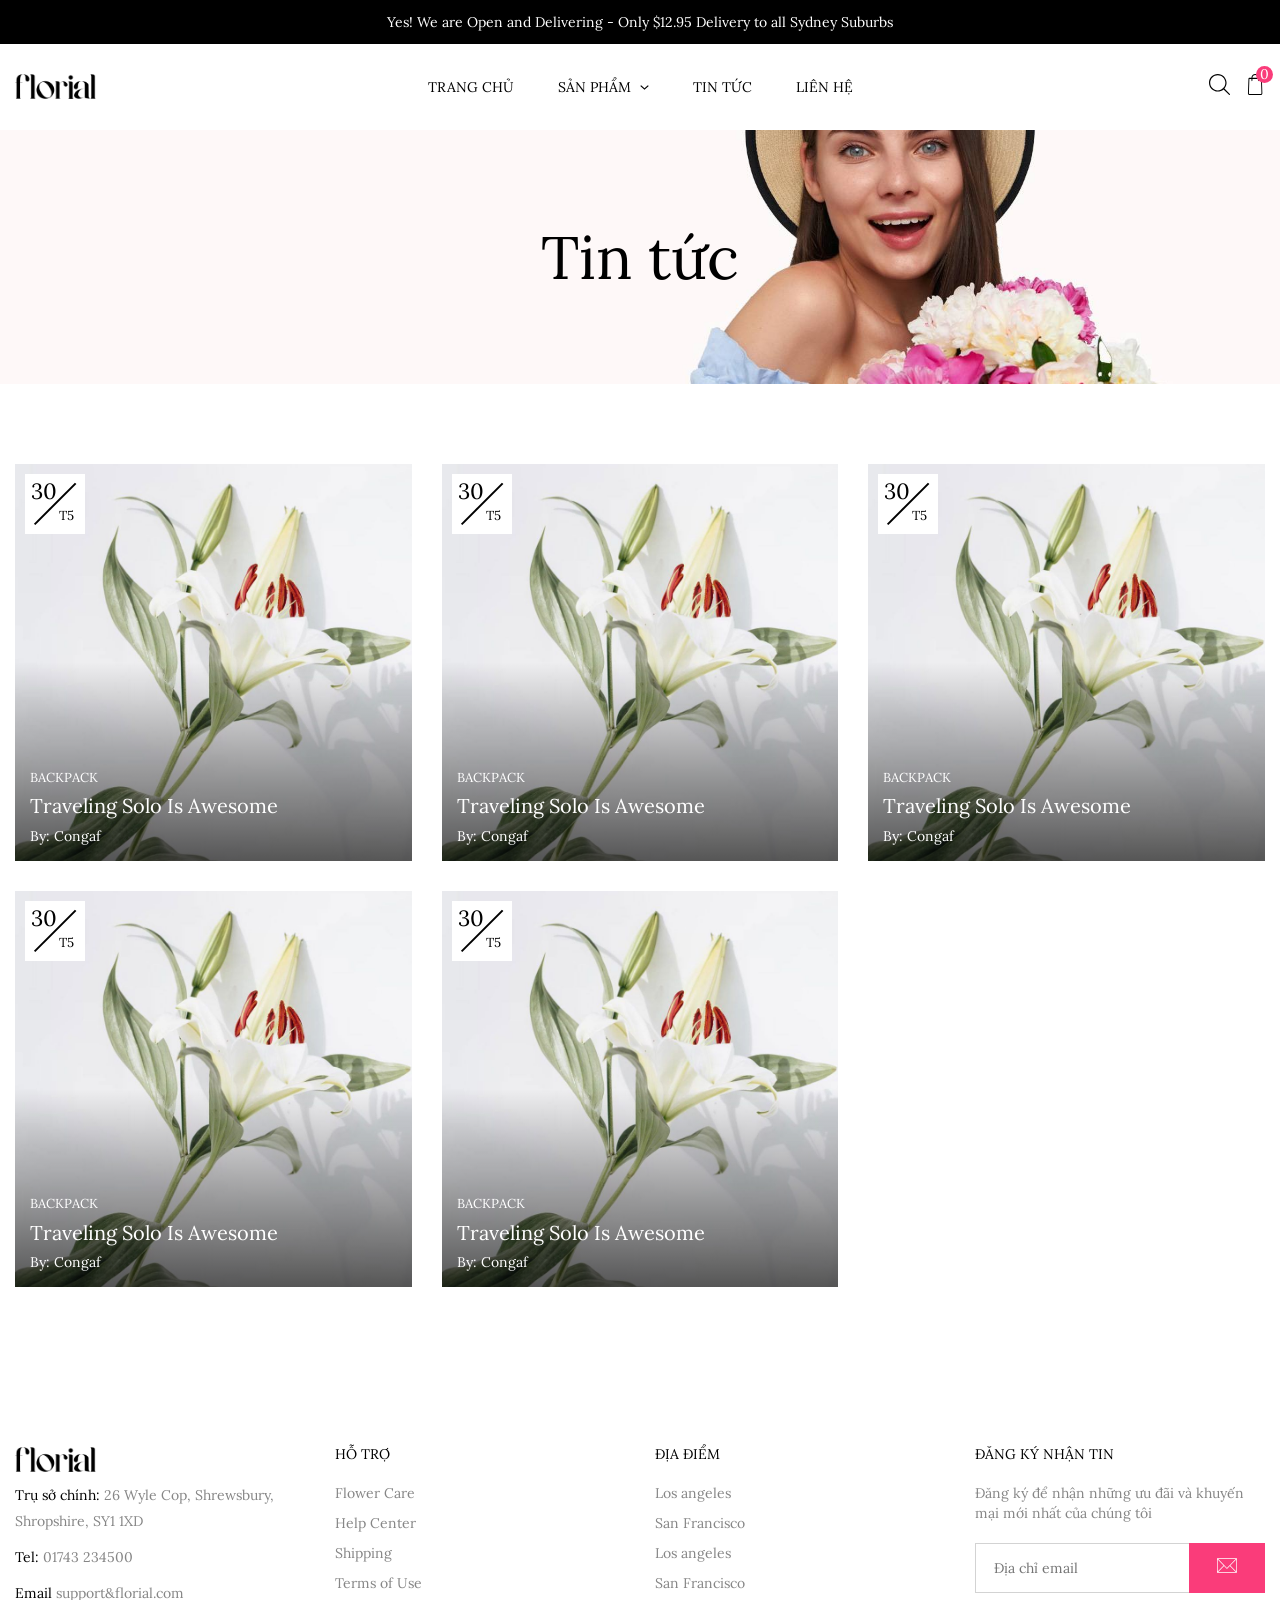
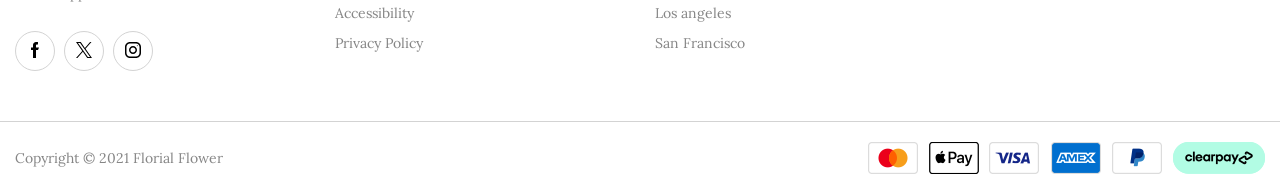
<file: tin_tuc.html>
<!DOCTYPE html>
<html lang="en">

<head>
    <meta charset="UTF-8">
    <meta name="viewport" content="width=device-width, initial-scale=1.0">
    <title>Tin tức</title>

    <link rel="stylesheet" href="./css/bootstrap.min.css">
    <!-- <link rel="stylesheet" href="./css/fancybox.css"> -->
    <link rel="stylesheet" href="./css/owl.carousel.min.css">
    <link rel="stylesheet" href="./css/sweetalert2.css">
    <link rel="stylesheet" href="./css/style.css">

    <link rel="preconnect" href="https://fonts.googleapis.com">
    <link rel="preconnect" href="https://fonts.gstatic.com" crossorigin>
    <link href="https://fonts.googleapis.com/css2?family=Lora:ital,wght@0,400..700;1,400..700&display=swap"
        rel="stylesheet">
</head>

<body>
    <!-- navbar  -->
    <div class="navbar-box hidden-xs">
        <div class="wrap">
            <div class="container-fluid">
                <div class="nav-text">Yes! We are Open and Delivering - Only $12.95 Delivery to all Sydney Suburbs</div>
            </div>
        </div>
    </div>
    <!-- navbar end -->

    <!-- header  -->
    <div class="header">
        <div class="wrap">
            <div class="container-fluid">
                <div class="row">
                    <div class="col-xs-2 visible-xs">
                        <div class="mb-menubtn mb_menu">
                            <svg width='22' height='17'>
                                <use href='#menu-btn'></use>
                            </svg>
                        </div>
                    </div>
                    <div class="col-sm-3 col-xs-8">
                        <div class="logo">
                            <a href="#">
                                <img src="./img/logo/logo.png" alt="logo">
                            </a>
                        </div>
                    </div>
                    <div class="col-sm-6 hidden-xs">
                        <div class="menu">
                            <ul class="lv1">
                                <li><a class="link" href="#">Trang chủ</a></li>
                                <li><a class="link" href="#">Sản phẩm
                                        <svg width="9" height="5">
                                            <use href='#nav'></use>
                                        </svg>
                                    </a>
                                    <ul class=lv2>
                                        <li><a class="link" href="#">Sản phẩm 1</a></li>
                                        <li><a class="link" href="#">Sản phẩm 2</a></li>
                                        <li><a class="link" href="#">Sản phẩm 3</a></li>
                                        <li><a class="link" href="#">Sản phẩm 4</a></li>
                                    </ul>
                                </li>
                                <li><a class="link" href="#">Tin tức</a></li>
                                <li><a class="link" href="#">Liên hệ</a></li>
                            </ul>
                        </div>
                    </div>
                    <div class="col-sm-3 col-xs-2">
                        <div class="tool">
                            <a class="tool-icon tool-search search_btn hidden-xs" href="#">
                                <svg width='21' height='21'>
                                    <use href='#tool-search'></use>
                                </svg>
                            </a>
                            <a class="tool-icon tool-cart" href="#">
                                <svg width='21' height='21'>
                                    <use href='#tool-cart'></use>
                                </svg>
                                <span class="cart-number">0</span>
                            </a>
                        </div>
                    </div>
                </div>
            </div>
        </div>
    </div>
    <!-- header end -->

    <!-- menu mobile  -->
    <div class="menu-mb-box menu_mb_box">
        <div class="mmbox-head">
            <a class="menu_mb_close" href="javascript:;">
                Đóng
                <svg width='12' height='12'>
                    <use href='#close'></use>
                </svg>
            </a>
        </div>
        <div class="mmbox-body">
            <ul class="menumb-lv1-box">
                <li><a class="link" href="#">Trang chủ</a></li>
                <li class="open_lv2_1"><a class="link" href="#">Sản phẩm</a>
                    <svg width='9' height='5'>
                        <use href='#nav'></use>
                    </svg>
                    <div class="menumb-lv2-box menumb_lv2_1">
                        <p class="arrow-back arrow_back">
                            <svg width='9' height='5'>
                                <use href='#nav'></use>
                            </svg>
                            Sản phẩm
                        </p>
                        <ul class="menumb-lv2 lv2_stt1">
                            <li><a class="link" href="#">Sản phẩm 1</a></li>
                            <li><a class="link" href="#">Sản phẩm 2</a></li>
                            <li><a class="link" href="#">Sản phẩm 3</a></li>
                            <li><a class="link" href="#">Sản phẩm 4</a></li>
                        </ul>
                    </div>
                </li>
                <li><a class="link" href="#">Tin tức</a></li>
                <li><a class="link" href="#">Liên hệ</a></li>
            </ul>
        </div>
    </div>
    <!-- menu mobile end -->

    <!-- search box  -->
    <div class="search-box search_box">
        <p>Bạn đang tìm kiếm gì?</p>
        <a class="search_close" href="javascript:;">
            Đóng
            <svg width='12' height='12'>
                <use href='#close'></use>
            </svg>
        </a>
        <div class="clearfix"></div>
        <form action="">
            <input type="text" placeholder="Tìm kiếm...">
        </form>
    </div>
    <!-- search box end -->

    <!-- product banner  -->
    <div class="product-banner">
        <img src="./img/banner/product-banner.jpg" alt="banner">
        <div class="wrap">
            <div class="container-fluid">
                <h1 class="product-banner-title">
                    Tin tức
                </h1>
            </div>
        </div>
    </div>
    <!-- product banner end -->


    <div class="news-list">
        <div class="wrap">
            <div class="container-fluid">
                <div class="row">
                    <div class="col-sm-4">
                        <div class="news-item">
                            <div class="ni-img">
                                <div class="wrap-img img-100">
                                    <img src="./img/news/1.jpg" alt="news">
                                </div>
                                <div class="ni-overlay"></div>
                            </div>
                            <div class="ni-date">
                                <div class="ni-day">30</div>
                                <div class="ni-mounth">T5</div>
                            </div>
                            <div class="ni-text">
                                <div class="ni-cat">Backpack</div>
                                <a class="ni-title" href="#">Traveling Solo Is Awesome</a>
                                <div class="ni-by">By: Congaf</div>
                            </div>
                        </div>
                    </div>
                    <div class="col-sm-4">
                        <div class="news-item">
                            <div class="ni-img">
                                <div class="wrap-img img-100">
                                    <img src="./img/news/1.jpg" alt="news">
                                </div>
                                <div class="ni-overlay"></div>
                            </div>
                            <div class="ni-date">
                                <div class="ni-day">30</div>
                                <div class="ni-mounth">T5</div>
                            </div>
                            <div class="ni-text">
                                <div class="ni-cat">Backpack</div>
                                <a class="ni-title" href="#">Traveling Solo Is Awesome</a>
                                <div class="ni-by">By: Congaf</div>
                            </div>
                        </div>
                    </div>
                    <div class="col-sm-4">
                        <div class="news-item">
                            <div class="ni-img">
                                <div class="wrap-img img-100">
                                    <img src="./img/news/1.jpg" alt="news">
                                </div>
                                <div class="ni-overlay"></div>
                            </div>
                            <div class="ni-date">
                                <div class="ni-day">30</div>
                                <div class="ni-mounth">T5</div>
                            </div>
                            <div class="ni-text">
                                <div class="ni-cat">Backpack</div>
                                <a class="ni-title" href="#">Traveling Solo Is Awesome</a>
                                <div class="ni-by">By: Congaf</div>
                            </div>
                        </div>
                    </div>
                    <div class="col-sm-4">
                        <div class="news-item">
                            <div class="ni-img">
                                <div class="wrap-img img-100">
                                    <img src="./img/news/1.jpg" alt="news">
                                </div>
                                <div class="ni-overlay"></div>
                            </div>
                            <div class="ni-date">
                                <div class="ni-day">30</div>
                                <div class="ni-mounth">T5</div>
                            </div>
                            <div class="ni-text">
                                <div class="ni-cat">Backpack</div>
                                <a class="ni-title" href="#">Traveling Solo Is Awesome</a>
                                <div class="ni-by">By: Congaf</div>
                            </div>
                        </div>
                    </div>
                    <div class="col-sm-4">
                        <div class="news-item">
                            <div class="ni-img">
                                <div class="wrap-img img-100">
                                    <img src="./img/news/1.jpg" alt="news">
                                </div>
                                <div class="ni-overlay"></div>
                            </div>
                            <div class="ni-date">
                                <div class="ni-day">30</div>
                                <div class="ni-mounth">T5</div>
                            </div>
                            <div class="ni-text">
                                <div class="ni-cat">Backpack</div>
                                <a class="ni-title" href="#">Traveling Solo Is Awesome</a>
                                <div class="ni-by">By: Congaf</div>
                            </div>
                        </div>
                    </div>
                </div>
            </div>
        </div>
    </div>

    <!-- footer  -->
    <div class="footer">
        <div class="wrap">
            <div class="container-fluid">
                <div class="row">
                    <div class="col-sm-3">
                        <div class="footer1">
                            <a class="link" href="#">
                                <img src="./img/logo/logo.png" alt="logo">
                            </a>
                            <ul class="address-list">
                                <li><a class="link" href="javascript:;">
                                        <strong>Trụ sở chính: </strong>
                                        26 Wyle Cop, Shrewsbury, Shropshire, SY1 1XD
                                    </a></li>
                                <li><a class="link" href="tel:">
                                        <strong>Tel: </strong>
                                        01743 234500
                                    </a></li>
                                <li><a class="link" href="mailto:">
                                        <strong>Email</strong>
                                        support&florial.com
                                    </a></li>
                            </ul>
                            <ul class="social-list">
                                <li><a class="link" href="#">
                                        <svg width='16' height='16'>
                                            <use href='#fb'></use>
                                        </svg>
                                    </a></li>
                                <li><a class="link" href="#">
                                        <svg width='16' height='16'>
                                            <use href='#tw'></use>
                                        </svg>
                                    </a></li>
                                <li><a class="link" href="#">
                                        <svg width='16' height='16'>
                                            <use href='#insta'></use>
                                        </svg>
                                    </a></li>
                            </ul>
                        </div>
                    </div>
                    <div class="col-sm-3">
                        <div class="footer2">
                            <h3 class="footer-title">Hỗ trợ</h3>
                            <ul>
                                <li><a class="link" href="#">Flower Care</a></li>
                                <li><a class="link" href="#">Help Center</a></li>
                                <li><a class="link" href="#">Shipping</a></li>
                                <li><a class="link" href="#">Terms of Use</a></li>
                                <li><a class="link" href="#">Accessibility</a></li>
                                <li><a class="link" href="#">Privacy Policy</a></li>
                            </ul>
                        </div>
                    </div>
                    <div class="col-sm-3">
                        <div class="footer2">
                            <h3 class="footer-title">Địa điểm</h3>
                            <ul>
                                <li><a class="link" href="#">Los angeles</a></li>
                                <li><a class="link" href="#">San Francisco</a></li>
                                <li><a class="link" href="#">Los angeles</a></li>
                                <li><a class="link" href="#">San Francisco</a></li>
                                <li><a class="link" href="#">Los angeles</a></li>
                                <li><a class="link" href="#">San Francisco</a></li>
                            </ul>
                        </div>
                    </div>
                    <div class="col-sm-3">
                        <div class="footer3">
                            <h3 class="footer-title">Đăng ký nhận tin</h3>
                            <div class="footer-des">
                                Đăng ký để nhận những ưu đãi và khuyến mại mới nhất của chúng tôi
                            </div>
                            <form action="">
                                <input type="text" placeholder="Địa chỉ email">
                                <button type="submit">
                                    <svg width="20" height="15">
                                        <use href='#mail'></use>
                                    </svg>
                                </button>
                            </form>
                        </div>
                    </div>
                </div>
            </div>
        </div>
    </div>
    <div class="footer-bot">
        <div class="wrap">
            <div class="container-fluid">
                <div class="copyright">Copyright © 2021 Florial Flower</div>
                <div class="payment">
                    <img src="./img/banner/payment.png" alt="payment">
                </div>
                <div class="clearfix"></div>
            </div>
        </div>
    </div>
    <!-- footer end -->

    <div class="backtop">
        <div class="backtop-btn backtop_btn">
            <svg width='15' height='8'>
                <use href='#backtop'></use>
            </svg>
        </div>
    </div>
    <!-- svg   -->
    <div class="svg-div">
        <svg id="select-drop" width="12" height="7" viewBox="0 0 12 7" fill="none" xmlns="http://www.w3.org/2000/svg">
            <g clip-path="url(#clip0_5986_121)">
                <path d="M0 0L6.24462 7L12 0" fill="currentColor" />
            </g>
            <defs>
                <clipPath id="clip0_5986_121">
                    <rect width="12" height="7" fill="currentColor" />
                </clipPath>
            </defs>
        </svg>
        <svg id="product-view" width="15" height="15" viewBox="0 0 15 15" fill="none"
            xmlns="http://www.w3.org/2000/svg">
            <g clip-path="url(#clip0_1539_21)">
                <path
                    d="M14.8318 13.8973L11.2184 10.3021C12.1255 9.16921 12.6244 7.76436 12.6244 6.3142C12.6244 2.82477 9.782 0 6.30467 0C2.82731 0 6.00368e-05 2.82477 6.00368e-05 6.29909C-0.0150589 9.80364 2.82731 12.6284 6.31979 12.6284C7.78636 12.6284 9.16214 12.1299 10.3112 11.2084L13.9095 14.8036C14.0304 14.9245 14.1968 15 14.3631 15C14.5143 15 14.6806 14.9396 14.7864 14.8187C14.9074 14.713 14.9829 14.5771 14.9981 14.3958V14.3656C15.0132 14.1843 14.9376 14.0181 14.8318 13.8973ZM11.3544 6.32931C11.3544 9.09364 9.08657 11.3595 6.30467 11.3595C3.5379 11.3595 1.27005 9.09364 1.27005 6.3142C1.27005 3.54985 3.5379 1.28399 6.31979 1.28399C9.08657 1.28399 11.3544 3.54985 11.3544 6.32931Z"
                    fill="currentColor" />
            </g>
            <defs>
                <clipPath id="clip0_1539_21">
                    <rect width="15" height="15" fill="currentColor" />
                </clipPath>
            </defs>
        </svg>
        <svg id="page-ss2-1" width="50" height="50" viewBox="0 0 50 50" fill="none" xmlns="http://www.w3.org/2000/svg">
            <path
                d="M39.64 17.7383C35.4008 13.0562 32.8814 8.93445 31.5143 6.30117C30.0337 3.44894 29.5485 1.68029 29.5448 1.66622L29.1041 0L27.53 0.702085C27.3461 0.784091 22.9971 2.76738 20.5603 7.64093C19.3371 10.0875 19.0924 12.8115 19.1027 14.6657C19.1086 15.7448 18.3441 16.6817 17.2849 16.8935C16.5422 17.0419 15.7783 16.811 15.2422 16.275L12.3103 13.343L11.3017 14.7338C11.197 14.8782 8.7321 18.2776 8.28336 18.9568C6.09207 22.2739 4.94946 26.1379 4.97908 30.1312C5.01876 35.4645 7.11612 40.4612 10.8848 44.201C14.6532 47.9406 19.666 50 24.9996 50C36.0391 49.9999 45.0204 41.0186 45.0204 29.9791C45.0205 25.9764 43.0594 21.5149 39.64 17.7383ZM24.9997 47.0677C20.445 47.0677 16.1658 45.3105 12.9504 42.1196C9.73484 38.9287 7.94537 34.6633 7.91145 30.1094C7.88604 26.7003 8.86073 23.4027 10.7301 20.5731C10.9583 20.2277 11.8738 18.9504 12.6686 17.8482L13.1689 18.3485C14.3997 19.5793 16.153 20.1103 17.8602 19.7689C20.2928 19.2824 22.0486 17.1295 22.0351 14.6497C22.0265 13.115 22.2189 10.8809 23.1831 8.95224C24.3568 6.60495 26.1114 5.07088 27.3306 4.21779C28.4334 7.02261 31.2287 12.8173 37.4664 19.7066C38.8561 21.2413 42.0882 25.3146 42.0882 29.9792C42.0882 39.4018 34.4223 47.0677 24.9997 47.0677Z"
                fill="white" />
            <path d="M27.971 24.875L18.7773 38.3384H22.0278L31.2214 24.875H27.971Z" fill="white" />
            <path
                d="M29.9329 31.0312C27.8942 31.0312 26.3555 32.3968 26.3555 34.7818C26.3555 37.186 27.8941 38.5323 29.9329 38.5323C31.9718 38.5323 33.5104 37.186 33.5104 34.7818C33.5104 32.3968 31.9717 31.0312 29.9329 31.0312ZM29.9329 36.4551C29.5098 36.4551 29.0867 36.0704 29.0867 34.7817C29.0867 33.4931 29.5098 33.1084 29.9329 33.1084C30.3561 33.1084 30.7792 33.4931 30.7792 34.7817C30.7792 36.0704 30.3561 36.4551 29.9329 36.4551Z"
                fill="white" />
            <path
                d="M23.6432 28.4341C23.6432 26.0492 22.1046 24.6836 20.0658 24.6836C18.0269 24.6836 16.4883 26.0492 16.4883 28.4341C16.4883 30.8382 18.0269 32.1846 20.0658 32.1846C22.1046 32.1846 23.6432 30.8382 23.6432 28.4341ZM19.2195 28.4341C19.2195 27.1454 19.6426 26.7607 20.0658 26.7607C20.4889 26.7607 20.912 27.1454 20.912 28.4341C20.912 29.7227 20.4889 30.1074 20.0658 30.1074C19.6426 30.1074 19.2195 29.7227 19.2195 28.4341Z"
                fill="white" />
        </svg>
        <svg id="page-ss2-2" width="50" height="50" viewBox="0 0 50 50" fill="none" xmlns="http://www.w3.org/2000/svg">
            <g clip-path="url(#clip0_7314_102)">
                <path
                    d="M49.8034 28.34C49.2473 27.377 48.5712 26.5157 47.8095 25.7825C48.9599 24.2019 49.5738 22.2705 49.5257 20.2894C49.5136 19.7912 49.2496 19.3337 48.8243 19.0743C47.7348 18.4097 46.526 17.9933 45.2842 17.8358L48.8804 14.2397C49.4525 13.6676 49.4525 12.7401 48.8804 12.1681C48.094 11.3816 47.218 10.7247 46.2925 10.2136C46.9946 8.38907 47.0876 6.36475 46.5285 4.46348C46.388 3.98565 46.0143 3.61192 45.5365 3.47149C43.6354 2.91231 41.611 3.00538 39.7864 3.70743C39.2752 2.78194 38.6183 1.90596 37.8319 1.11954C37.2598 0.547468 36.3324 0.547468 35.7603 1.11954L32.1641 4.71573C32.0067 3.47384 31.5903 2.26505 30.9256 1.17559C30.6663 0.750593 30.2086 0.486238 29.7107 0.474128C27.7295 0.426082 25.7983 1.03995 24.2175 2.19034C23.4843 1.42872 22.6231 0.752644 21.6599 0.196492C20.9592 -0.208001 20.0634 0.0320386 19.6589 0.732625L18.1912 3.27491C18.0915 3.25987 17.9897 3.2546 17.8869 3.26065C17.3651 3.29122 16.8991 3.59766 16.6641 4.06475C12.8119 11.7235 10.0958 19.8645 8.57778 28.2905L8.31752 28.0303C7.74545 27.4582 6.81801 27.4582 6.24594 28.0303C5.67387 28.6024 5.67387 29.5298 6.24594 30.1019L7.50473 31.3607C4.82036 34.2235 2.5187 37.4184 0.6561 40.8793L0.174947 41.7732C-0.131498 42.3427 -0.0282753 43.0458 0.429049 43.5031L6.49663 49.5707C6.95395 50.028 7.65708 50.1313 8.22661 49.8248L9.12055 49.3438C12.5815 47.4813 15.7776 45.1809 18.6406 42.4965L19.898 43.7539C20.4701 44.326 21.3975 44.326 21.9696 43.7539C22.5416 43.1818 22.5416 42.2544 21.9696 41.6823L21.7093 41.422C30.1355 39.9039 38.2763 37.1879 45.9351 33.3357C46.4022 33.1007 46.7086 32.6348 46.7393 32.113C46.7454 32.0102 46.7401 31.9083 46.725 31.8088L49.2673 30.341C49.9678 29.9366 50.2079 29.0407 49.8034 28.34ZM43.8967 6.10313C44.0506 7.13966 43.9308 8.19971 43.5529 9.17452C43.3463 9.13009 43.1394 9.09063 42.932 9.06104C42.2603 8.96505 41.609 8.94981 40.9876 9.01231C41.0501 8.39093 41.0349 7.73956 40.9389 7.06798C40.9093 6.86055 40.8699 6.65362 40.8254 6.44708C41.8002 6.06905 42.8603 5.94923 43.8967 6.10313ZM32.3075 8.71544L36.7086 4.31427C38.3285 6.60108 38.5798 9.34845 37.1413 10.787C36.5692 11.3591 36.5692 12.2865 37.1413 12.8586C37.7133 13.4307 38.6408 13.4307 39.2128 12.8586C40.6514 11.42 43.3988 11.6714 45.6856 13.2912L41.2844 17.6924C38.8095 20.1673 34.7824 20.1673 32.3075 17.6924C29.8326 15.2174 29.8326 11.1903 32.3075 8.71544ZM29.7526 19.238C29.9066 19.4175 30.066 19.5941 30.2359 19.764C30.4059 19.9339 30.5824 20.0933 30.7619 20.2473C29.6825 21.5371 28.9656 23.1085 28.7004 24.776C27.5501 24.7125 26.3947 24.7091 25.2388 24.7662C25.2967 23.6109 25.294 22.4534 25.2311 21.2984C26.8959 21.0322 28.4647 20.3157 29.7526 19.238ZM28.8079 3.44044C29.2246 4.40128 29.3832 5.45567 29.2707 6.49454C28.3709 6.5378 27.5217 6.71095 26.751 7.00499C26.6506 6.388 26.4672 5.76241 26.2005 5.138C26.1182 4.94532 26.0266 4.75557 25.9302 4.56759C26.774 3.9502 27.7668 3.56007 28.8079 3.44044ZM21.4018 3.57305C23.5587 5.36202 24.5121 7.95137 23.4949 9.71339C23.1561 10.3001 23.2695 11.0238 23.7268 11.4812C23.8155 11.5698 23.9172 11.6485 24.0311 11.7144C24.7318 12.1189 25.6276 11.8788 26.0321 11.1782C26.4792 10.4038 27.2635 9.86095 28.251 9.59649C27.2997 11.8582 27.2814 14.4226 28.2004 16.6946C27.305 17.5596 26.1661 18.1443 24.9416 18.3737C24.2983 13.9002 22.737 9.5297 20.2593 5.55196L21.4018 3.57305ZM7.7976 46.7288L3.27114 42.2024C4.99204 39.018 7.11128 36.076 9.57778 33.434L16.5676 40.4238C13.9254 42.8902 10.9821 45.0079 7.7976 46.7288ZM18.3775 38.0905L11.1202 30.8331L11.1479 30.6574C12.4034 22.7064 14.7555 15.0026 18.1492 7.71886C23.6715 17.0742 23.7511 28.666 18.3775 38.0905ZM21.5016 38.4826C23.2857 35.0719 24.4382 31.4275 24.9587 27.7149C31.0064 27.3298 37.0656 28.7782 42.2803 31.8511C35.6581 34.9362 28.6883 37.1606 21.5016 38.4826ZM44.4479 29.7406C40.5323 27.3042 36.1538 25.7213 31.6245 25.0674C31.8527 23.8396 32.4382 22.6971 33.3053 21.7994C35.5773 22.7185 38.1416 22.7003 40.4034 21.7489C40.1389 22.7364 39.596 23.5207 38.8215 23.9678C38.1209 24.3724 37.8809 25.2682 38.2854 25.9689C38.3512 26.0827 38.4297 26.1843 38.5186 26.2732C38.9759 26.7304 39.6997 26.8438 40.2865 26.505C41.2328 25.9586 42.4489 25.9545 43.7108 26.4936C44.7203 26.9249 45.6556 27.6523 46.4308 28.5958L44.4479 29.7406ZM45.4323 24.0697C45.2442 23.9733 45.0544 23.8817 44.8618 23.7993C44.2373 23.5325 43.6118 23.3492 42.9948 23.2487C43.2888 22.478 43.462 21.6288 43.5052 20.7291C44.5441 20.6166 45.5985 20.7753 46.5593 21.192C46.4397 22.2331 46.0497 23.226 45.4323 24.0697Z"
                    fill="white" />
            </g>
            <defs>
                <clipPath id="clip0_7314_102">
                    <rect width="50" height="50" fill="white" />
                </clipPath>
            </defs>
        </svg>
        <svg id="page-ss2-3" width="50" height="50" viewBox="0 0 50 50" fill="none" xmlns="http://www.w3.org/2000/svg">
            <g clip-path="url(#clip0_7314_106)">
                <path
                    d="M47.0703 28.54V4.49219C47.0703 3.68309 46.4146 3.02734 45.6055 3.02734H38.1836V1.46484C38.1836 0.655746 37.5278 0 36.7188 0C35.9097 0 35.2539 0.655746 35.2539 1.46484V3.02734H29.3945V1.46484C29.3945 0.655746 28.7388 0 27.9297 0C27.1206 0 26.4648 0.655746 26.4648 1.46484V3.02734H20.6055V1.46484C20.6055 0.655746 19.9497 0 19.1406 0C18.3315 0 17.6758 0.655746 17.6758 1.46484V3.02734H11.8164V1.46484C11.8164 0.655746 11.1607 0 10.3516 0C9.54247 0 8.88672 0.655746 8.88672 1.46484V3.02734H1.46484C0.655746 3.02734 0 3.68309 0 4.49219V42.6758C0 43.4849 0.655746 44.1406 1.46484 44.1406H25.8598C28.228 47.6711 32.2552 50 36.8164 50C44.0857 50 50 44.0857 50 36.8164C50 33.6845 48.9014 30.8044 47.0703 28.54ZM8.88672 5.95703V7.42188C8.88672 8.23097 9.54247 8.88672 10.3516 8.88672C11.1607 8.88672 11.8164 8.23097 11.8164 7.42188V5.95703H17.6758V7.42188C17.6758 8.23097 18.3315 8.88672 19.1406 8.88672C19.9497 8.88672 20.6055 8.23097 20.6055 7.42188V5.95703H26.4648V7.42188C26.4648 8.23097 27.1206 8.88672 27.9297 8.88672C28.7388 8.88672 29.3945 8.23097 29.3945 7.42188V5.95703H35.2539V7.42188C35.2539 8.23097 35.9097 8.88672 36.7188 8.88672C37.5278 8.88672 38.1836 8.23097 38.1836 7.42188V5.95703H44.1406V11.8164H2.92969V5.95703H8.88672ZM2.92969 41.2109V14.7461H44.1406V25.8598C42.0444 24.4541 39.5245 23.6328 36.8164 23.6328C32.1877 23.6328 28.109 26.0311 25.7561 29.6497C25.5581 29.5498 25.3349 29.4922 25.0977 29.4922H22.168C21.3589 29.4922 20.7031 30.1479 20.7031 30.957C20.7031 31.7661 21.3589 32.4219 22.168 32.4219H24.387C24.0562 33.355 23.8274 34.3361 23.7148 35.3516H22.168C21.3589 35.3516 20.7031 36.0073 20.7031 36.8164C20.7031 37.6255 21.3589 38.2812 22.168 38.2812H23.7148C23.8274 39.2967 24.0559 40.2779 24.387 41.2109H2.92969ZM36.8164 47.0703C31.1623 47.0703 26.5625 42.4706 26.5625 36.8164C26.5625 31.1623 31.1623 26.5625 36.8164 26.5625C42.4706 26.5625 47.0703 31.1623 47.0703 36.8164C47.0703 42.4706 42.4706 47.0703 36.8164 47.0703Z"
                    fill="white" />
                <path
                    d="M42.6758 35.3516H38.2812V30.957C38.2812 30.1479 37.6255 29.4922 36.8164 29.4922C36.0073 29.4922 35.3516 30.1479 35.3516 30.957V36.8164C35.3516 37.6255 36.0073 38.2812 36.8164 38.2812H42.6758C43.4849 38.2812 44.1406 37.6255 44.1406 36.8164C44.1406 36.0073 43.4849 35.3516 42.6758 35.3516Z"
                    fill="white" />
                <path
                    d="M13.2812 17.7734H10.3516C9.54247 17.7734 8.88672 18.4292 8.88672 19.2383C8.88672 20.0474 9.54247 20.7031 10.3516 20.7031H13.2812C14.0903 20.7031 14.7461 20.0474 14.7461 19.2383C14.7461 18.4292 14.0903 17.7734 13.2812 17.7734Z"
                    fill="white" />
                <path
                    d="M13.2812 23.6328H10.3516C9.54247 23.6328 8.88672 24.2886 8.88672 25.0977C8.88672 25.9068 9.54247 26.5625 10.3516 26.5625H13.2812C14.0903 26.5625 14.7461 25.9068 14.7461 25.0977C14.7461 24.2886 14.0903 23.6328 13.2812 23.6328Z"
                    fill="white" />
                <path
                    d="M13.2812 29.4922H10.3516C9.54247 29.4922 8.88672 30.1479 8.88672 30.957C8.88672 31.7661 9.54247 32.4219 10.3516 32.4219H13.2812C14.0903 32.4219 14.7461 31.7661 14.7461 30.957C14.7461 30.1479 14.0903 29.4922 13.2812 29.4922Z"
                    fill="white" />
                <path
                    d="M22.168 20.7031H25.0977C25.9068 20.7031 26.5625 20.0474 26.5625 19.2383C26.5625 18.4292 25.9068 17.7734 25.0977 17.7734H22.168C21.3589 17.7734 20.7031 18.4292 20.7031 19.2383C20.7031 20.0474 21.3589 20.7031 22.168 20.7031Z"
                    fill="white" />
                <path
                    d="M22.168 26.5625H25.0977C25.9068 26.5625 26.5625 25.9068 26.5625 25.0977C26.5625 24.2886 25.9068 23.6328 25.0977 23.6328H22.168C21.3589 23.6328 20.7031 24.2886 20.7031 25.0977C20.7031 25.9068 21.3589 26.5625 22.168 26.5625Z"
                    fill="white" />
                <path
                    d="M13.2812 35.3516H10.3516C9.54247 35.3516 8.88672 36.0073 8.88672 36.8164C8.88672 37.6255 9.54247 38.2812 10.3516 38.2812H13.2812C14.0903 38.2812 14.7461 37.6255 14.7461 36.8164C14.7461 36.0073 14.0903 35.3516 13.2812 35.3516Z"
                    fill="white" />
                <path
                    d="M33.8867 20.7031H36.8164C37.6255 20.7031 38.2812 20.0474 38.2812 19.2383C38.2812 18.4292 37.6255 17.7734 36.8164 17.7734H33.8867C33.0776 17.7734 32.4219 18.4292 32.4219 19.2383C32.4219 20.0474 33.0776 20.7031 33.8867 20.7031Z"
                    fill="white" />
            </g>
            <defs>
                <clipPath id="clip0_7314_106">
                    <rect width="50" height="50" fill="white" />
                </clipPath>
            </defs>
        </svg>

        <svg id="close" width="12" height="12" viewBox="0 0 12 12" fill="none" xmlns="http://www.w3.org/2000/svg">
            <g clip-path="url(#clip0_7306_95)">
                <path
                    d="M11.5054 11.5054L5.99976 5.99976M5.99976 5.99976L0.494141 0.494141M5.99976 5.99976L11.5054 0.494141M5.99976 5.99976L0.494141 11.5054"
                    stroke="currentColor" stroke-width="2" stroke-linecap="round" stroke-linejoin="round" />
            </g>
            <defs>
                <clipPath id="clip0_7306_95">
                    <rect width="12" height="12" fill="white" />
                </clipPath>
            </defs>
        </svg>
        <svg id="menu-btn" width="22" height="17" viewBox="0 0 22 17" fill="none" xmlns="http://www.w3.org/2000/svg">
            <path
                d="M0.684739 1.66772H21.3153C21.6908 1.66772 22 1.29114 22 0.833861C22 0.376582 21.6908 0 21.3153 0H0.684739C0.309237 0 0 0.376582 0 0.833861C0 1.29114 0.309237 1.66772 0.684739 1.66772ZM21.3153 7.66614H0.684739C0.309237 7.66614 0 8.04272 0 8.5C0 8.95728 0.309237 9.33386 0.684739 9.33386H21.3153C21.6908 9.33386 22 8.95728 22 8.5C22 8.04272 21.6908 7.66614 21.3153 7.66614ZM21.3153 15.3323H0.684739C0.309237 15.3323 0 15.7089 0 16.1661C0 16.6234 0.309237 17 0.684739 17H21.3153C21.6908 17 22 16.6234 22 16.1661C22 15.7089 21.6908 15.3323 21.3153 15.3323Z"
                fill="currentColor" />
        </svg>
        <svg id="backtop" width="15" height="8" viewBox="0 0 15 8" fill="none" xmlns="http://www.w3.org/2000/svg">
            <path
                d="M7.5 0.400391L0.46875 6.40039L1.875 7.60039L7.5 2.80039L13.125 7.60039L14.5312 6.40039L7.5 0.400391Z"
                fill="currentColor" />
        </svg>
        <svg id="nav" width="9" height="5" viewBox="0 0 9 5" fill="none" xmlns="http://www.w3.org/2000/svg">
            <g clip-path="url(#clip0_3206_87)">
                <path d="M4.5 4.75L8.71875 1L7.875 0.25L4.5 3.25L1.125 0.25L0.28125 1L4.5 4.75Z" fill="currentColor" />
            </g>
            <defs>
                <clipPath id="clip0_3206_87">
                    <rect width="5" height="9" fill="currentColor" transform="matrix(0 -1 1 0 0 5)" />
                </clipPath>
            </defs>
        </svg>
        <svg id="mail" width="20" height="15" viewBox="0 0 20 15" fill="none" xmlns="http://www.w3.org/2000/svg">
            <g clip-path="url(#clip0_1649_25)">
                <path
                    d="M19.9068 14.5216C19.9176 14.4839 19.925 14.4441 19.925 14.4023V0.598466C19.925 0.556374 19.9176 0.51636 19.9065 0.478425C19.905 0.473229 19.904 0.468032 19.9021 0.462836C19.8873 0.418405 19.8656 0.378392 19.8384 0.343315C19.8365 0.340977 19.8363 0.338119 19.8344 0.335781C19.8333 0.334481 19.8319 0.333961 19.8307 0.332662C19.8016 0.297845 19.7672 0.269784 19.7286 0.248738C19.7256 0.247179 19.7233 0.2451 19.7202 0.243541C19.6837 0.225093 19.644 0.214701 19.6021 0.211583C19.598 0.211323 19.5941 0.210283 19.5899 0.210283C19.586 0.210023 19.5825 0.208984 19.5786 0.208984H0.346935C0.343005 0.208984 0.339307 0.210023 0.335378 0.210283C0.331679 0.210543 0.327981 0.211323 0.324283 0.211583C0.281985 0.214701 0.241536 0.225354 0.204555 0.244061C0.202244 0.2451 0.200395 0.246919 0.198083 0.247958C0.15879 0.269004 0.123889 0.297585 0.0945341 0.332922C0.0933785 0.334221 0.0919919 0.334481 0.0908363 0.335781C0.0889874 0.337859 0.0887563 0.340717 0.0869067 0.343056C0.059633 0.378132 0.0376751 0.418405 0.0228824 0.462836C0.0210333 0.468032 0.0201088 0.473229 0.0184908 0.478686C0.00739632 0.51662 0 0.556634 0 0.598725V14.4029C0 14.4455 0.00762741 14.486 0.018953 14.5244C0.020571 14.5296 0.0214956 14.5346 0.0231136 14.5397C0.0381373 14.5844 0.0603263 14.6248 0.0878311 14.6598C0.0894496 14.6619 0.0899119 14.6645 0.0915296 14.6665C0.0929163 14.6684 0.0947652 14.6695 0.0963837 14.6712C0.107709 14.6845 0.12019 14.6962 0.133134 14.7076C0.138913 14.7125 0.143997 14.7185 0.150007 14.7232C0.165262 14.7352 0.181673 14.7448 0.198545 14.7536C0.202706 14.7557 0.206404 14.7591 0.210564 14.7609C0.2524 14.7809 0.298396 14.7923 0.346703 14.7923H19.5781C19.6264 14.7923 19.6724 14.7812 19.7142 14.7609C19.7207 14.7578 19.7267 14.7531 19.733 14.7494C19.7473 14.7414 19.7616 14.7331 19.7748 14.723C19.7817 14.7175 19.788 14.7105 19.7947 14.7045C19.8064 14.6938 19.818 14.6832 19.8282 14.671C19.8301 14.6689 19.8321 14.6673 19.834 14.6653C19.8359 14.6629 19.8363 14.6598 19.8381 14.6575C19.8652 14.6226 19.8869 14.5826 19.9017 14.5385C19.904 14.5327 19.9052 14.5273 19.9068 14.5216ZM0.693638 1.4824L6.52912 7.47428L0.693638 13.5139V1.4824ZM12.654 7.18067C12.6299 7.19834 12.6045 7.21316 12.5844 7.23809C12.5768 7.24745 12.5742 7.25966 12.5676 7.26953L9.96267 9.94416L1.2405 0.988208H18.6847L12.654 7.18067ZM7.04316 8.00195L9.72874 10.7595C9.79504 10.8276 9.87874 10.8617 9.96267 10.8617C10.0465 10.8617 10.1302 10.8276 10.1963 10.7595L12.8486 8.0363L18.6832 14.0128H1.23542L7.04316 8.00195ZM13.3629 7.50831L19.2316 1.4824V13.5202L13.3629 7.50831Z"
                    fill="white" />
            </g>
            <defs>
                <clipPath id="clip0_1649_25">
                    <rect width="20" height="15" fill="white" />
                </clipPath>
            </defs>
        </svg>
        <svg id="fb" width="16" height="16" viewBox="0 0 16 16" fill="none" xmlns="http://www.w3.org/2000/svg">
            <path
                d="M8.992 5.504V3.504C8.992 2.944 9.44 2.512 9.984 2.512H10.976V0H8.992C7.344 0 6 1.344 6 3.008V5.504H4V8H6V16H9.008V8H11.008L12 5.504H8.992Z"
                fill="currentColor" />
        </svg>
        <svg id="tw" width="16" height="16" viewBox="0 0 16 16" fill="none" xmlns="http://www.w3.org/2000/svg">
            <path
                d="M9.52399 6.77563L15.4809 0H14.0696L8.89475 5.88195L4.76467 0H0L6.24691 8.89535L0 16H1.41143L6.87279 9.78701L11.2353 16H16L9.52399 6.77563ZM7.5902 8.97343L6.95629 8.08709L1.92043 1.04117H4.08868L8.15397 6.72957L8.7852 7.61591L14.0689 15.0096H11.9006L7.5902 8.97343Z"
                fill="currentColor" />
        </svg>
        <svg id="insta" width="16" height="16" viewBox="0 0 16 16" fill="none" xmlns="http://www.w3.org/2000/svg">
            <g clip-path="url(#clip0_1545_57)">
                <mask id="mask0_1545_57" style="mask-type:luminance" maskUnits="userSpaceOnUse" x="0" y="0" width="16"
                    height="16">
                    <path d="M16 0H0V16H16V0Z" fill="currentColor" />
                </mask>
                <g mask="url(#mask0_1545_57)">
                    <path
                        d="M11.008 0H4.992C2.24 0 0 2.24 0 4.992V10.992C0 13.76 2.24 16 4.992 16H10.992C13.76 16 16 13.76 16 11.008V4.992C16 2.24 13.76 0 11.008 0ZM14.496 11.008C14.496 12.944 12.928 14.512 10.992 14.512H4.992C3.056 14.512 1.488 12.944 1.488 11.008V4.992C1.488 3.056 3.056 1.488 4.992 1.488H10.992C12.928 1.488 14.496 3.056 14.496 4.992V11.008ZM8 4C5.792 4 4 5.792 4 8C4 10.208 5.792 12 8 12C10.208 12 12 10.208 12 8C12 5.792 10.208 4 8 4ZM8 10.496C6.624 10.496 5.504 9.376 5.504 8C5.504 6.624 6.624 5.504 8 5.504C9.376 5.504 10.496 6.624 10.496 8C10.496 9.376 9.376 10.496 8 10.496ZM12.832 3.696C12.832 3.98733 12.5953 4.224 12.304 4.224C12.0127 4.224 11.776 3.98733 11.776 3.696C11.776 3.40467 12.0127 3.168 12.304 3.168C12.5953 3.168 12.832 3.40467 12.832 3.696Z"
                        fill="currentColor" />
                </g>
            </g>
            <defs>
                <clipPath id="clip0_1545_57">
                    <rect width="16" height="16" fill="currentColor" />
                </clipPath>
            </defs>
        </svg>
        <svg id="tool-search" width="21" height="21" viewBox="0 0 21 21" fill="none" xmlns="http://www.w3.org/2000/svg">
            <path
                d="M20.8317 19.9679L15.4238 14.5757C16.8126 12.9539 17.5701 10.9107 17.5701 8.80441C17.5701 3.95988 13.6353 0 8.77455 0C3.93487 0 0 3.93882 0 8.78335C0 13.6279 3.93487 17.5878 8.79559 17.5878C10.9208 17.5878 12.9409 16.8295 14.5611 15.4183L19.9689 20.8104C20.0952 20.9368 20.2425 21 20.3898 21C20.5371 21 20.6844 20.9368 20.7896 20.8315C20.9158 20.7262 20.979 20.5787 21 20.4102C21 20.2417 20.9369 20.0732 20.8317 19.9679ZM16.3707 8.80441C16.3707 12.9749 12.9619 16.3872 8.77455 16.3872C4.60822 16.3872 1.1994 12.9749 1.1994 8.78335C1.1994 4.61284 4.60822 1.2006 8.79559 1.2006C12.983 1.2006 16.3707 4.61284 16.3707 8.80441Z"
                fill="currentColor" />
        </svg>
        <svg id="tool-cart" width="21" height="21" viewBox="0 0 21 21" fill="none" xmlns="http://www.w3.org/2000/svg">
            <path
                d="M17.8664 4.65497C17.8469 4.19158 17.4948 3.85456 17.1035 3.85456H14.8736C14.7758 1.70612 13.1523 0 11.1571 0C9.16187 0 7.51876 1.70612 7.44052 3.85456H5.23015C4.79981 3.85456 4.46727 4.2337 4.46727 4.67603L3.93913 19.1254C3.91957 19.6098 4.07606 20.0943 4.38903 20.4524C4.702 20.8104 5.11278 21 5.58224 21H16.7319C17.1818 21 17.5926 20.8104 17.9251 20.4524C18.2185 20.0943 18.375 19.6309 18.375 19.1464L17.8664 4.65497ZM11.1571 1.0321C12.6241 1.0321 13.8369 2.27482 13.9347 3.85456L8.37943 3.8335C8.47724 2.27482 9.69001 1.0321 11.1571 1.0321ZM7.44052 4.88666V6.61384C7.44052 6.90873 7.65568 7.14042 7.92954 7.14042C8.20339 7.14042 8.41856 6.90873 8.41856 6.61384V4.88666H13.9543V6.61384C13.9543 6.90873 14.1694 7.14042 14.4433 7.14042C14.7171 7.14042 14.9323 6.90873 14.9323 6.61384V4.88666H16.9471L17.4556 19.1254C17.4361 19.336 17.3578 19.5466 17.2209 19.6941C17.084 19.8415 16.9079 19.9258 16.7319 19.9258H5.58224C5.38663 19.9258 5.21058 19.8415 5.07366 19.6941C4.93673 19.5466 4.87805 19.3571 4.89761 19.1464L5.40619 4.88666H7.44052Z"
                fill="currentColor" />
        </svg>
        <svg id="arrow" width="15" height="13" viewBox="0 0 15 13" fill="none" xmlns="http://www.w3.org/2000/svg">
            <g clip-path="url(#clip0_7272_99)">
                <path fill-rule="evenodd" clip-rule="evenodd"
                    d="M12.1872 7.24653L-1.19209e-07 7.24653V5.75348L12.1872 5.75348L7.56319 1.05558L8.60218 0L15 6.5L8.60218 13L7.56319 11.9444L12.1872 7.24653Z"
                    fill="currentColor" />
            </g>
            <defs>
                <clipPath id="clip0_7272_99">
                    <rect width="13" height="15" fill="currentColor" transform="matrix(0 1 -1 0 15 0)" />
                </clipPath>
            </defs>
        </svg>
        <svg id="hcion1" width="70" height="70" viewBox="0 0 70 70" fill="none" xmlns="http://www.w3.org/2000/svg">
            <path
                d="M54.6875 42.6562L62.1286 50.0973C62.8903 50.859 63.4946 51.7634 63.9068 52.7586C64.3191 53.7539 64.5313 54.8206 64.5312 55.8979V62.6172C64.5312 63.705 64.0991 64.7482 63.3299 65.5174C62.5607 66.2866 61.5175 66.7188 60.4297 66.7188H56.875V59.0625H54.6875V42.6562Z"
                fill="#FA5D3F" />
            <path d="M16.4062 63.4375V41.5625L28.4375 33.9062H41.5625L53.5938 41.5625V63.4375H16.4062Z"
                fill="#FA5D3F" />
            <path d="M41.5625 33.9062L35 40.4688L28.4375 33.9062L29.5312 29.5312H40.4688L41.5625 33.9062Z"
                fill="#FFD4CF" />
            <path
                d="M40.8837 31.1913L40.4688 29.5312H29.5313L29.1094 31.219L32.7912 33.06C33.4784 33.4036 34.2365 33.5815 35.0049 33.5796C35.7732 33.5776 36.5304 33.3958 37.2158 33.0487L40.8837 31.1913Z"
                fill="#FBB8B0" />
            <path
                d="M45.3906 16.4062H43.75V12.0312H26.25V16.4062H24.6094C23.8842 16.4062 23.1887 16.6943 22.6759 17.2071C22.1631 17.7199 21.875 18.4154 21.875 19.1406V20.2344C21.875 20.9596 22.1631 21.6551 22.6759 22.1679C23.1887 22.6807 23.8842 22.9688 24.6094 22.9688H26.25V24.8088C26.25 25.5706 26.4621 26.3172 26.8625 26.9652C27.263 27.6131 27.8359 28.1368 28.5172 28.4774L33.7695 31.1035C34.1513 31.2944 34.5725 31.3933 34.9993 31.3922C35.4261 31.3911 35.8468 31.2902 36.2276 31.0974L41.5015 28.4267C42.1779 28.0842 42.7461 27.5609 43.143 26.9149C43.5399 26.2689 43.75 25.5256 43.75 24.7674V22.9688H45.3906C46.1158 22.9688 46.8113 22.6807 47.3241 22.1679C47.8369 21.6551 48.125 20.9596 48.125 20.2344V19.1406C48.125 18.4154 47.8369 17.7199 47.3241 17.2071C46.8113 16.6943 46.1158 16.4062 45.3906 16.4062Z"
                fill="#FFD4CF" />
            <path d="M29.5312 17.5H31.7188V19.6875H29.5312V17.5Z" fill="black" />
            <path d="M38.2812 17.5H40.4688V19.6875H38.2812V17.5Z" fill="black" />
            <path
                d="M35 27.3438C33.16 27.3438 31.7188 26.1427 31.7188 24.6094H33.9062C33.9062 24.8021 34.3215 25.1562 35 25.1562C35.6785 25.1562 36.0938 24.8021 36.0938 24.6094H38.2812C38.2812 26.1427 36.84 27.3438 35 27.3438Z"
                fill="black" />
            <path
                d="M31.9922 3.28125H38.0078C39.8208 3.28125 41.5596 4.00146 42.8416 5.28345C44.1235 6.56544 44.8437 8.30418 44.8438 10.1172V12.0312H25.1562V10.1172C25.1563 8.30418 25.8765 6.56544 27.1584 5.28345C28.4404 4.00146 30.1792 3.28125 31.9922 3.28125Z"
                fill="#FA5D3F" />
            <path
                d="M40.5926 15.7593L38.0335 14.0532C37.1352 13.4543 36.0797 13.1347 35 13.1347C33.9203 13.1347 32.8648 13.4543 31.9665 14.0532L29.4074 15.7593C28.9956 16.0338 28.517 16.1914 28.0227 16.2153C27.5283 16.2392 27.0367 16.1285 26.6004 15.895C26.164 15.6614 25.7992 15.3139 25.5449 14.8893C25.2906 14.4647 25.1563 13.9791 25.1562 13.4841V12.0308L29.6883 9.51301C31.3131 8.61039 33.1412 8.13672 34.9999 8.13672C36.8586 8.13672 38.6866 8.61039 40.3114 9.51301L44.8438 12.0308V13.4841C44.8437 13.9791 44.7094 14.4647 44.4551 14.8893C44.2008 15.3139 43.836 15.6614 43.3996 15.895C42.9633 16.1285 42.4717 16.2392 41.9774 16.2153C41.483 16.1914 41.0044 16.0338 40.5926 15.7593Z"
                fill="#FAC850" />
            <path d="M15.3125 38.2812H54.6875V66.7188H15.3125V38.2812Z" fill="#FAC850" />
            <path
                d="M17.5 59.0625H13.125V66.7188H25.1562C25.1562 64.6882 24.3496 62.7408 22.9138 61.305C21.478 59.8691 19.5306 59.0625 17.5 59.0625Z"
                fill="#FFD4CF" />
            <path d="M30.625 38.2812H39.375V48.125H30.625V38.2812Z" fill="#FA7D29" />
            <path d="M30.625 60.1562H39.375V66.7188H30.625V60.1562Z" fill="#FA7D29" />
            <path
                d="M15.3125 42.6562L7.87145 50.0973C7.1097 50.859 6.50544 51.7634 6.09319 52.7586C5.68093 53.7539 5.46875 54.8206 5.46875 55.8979V62.6172C5.46875 63.705 5.90088 64.7482 6.67007 65.5174C7.43926 66.2866 8.48251 66.7188 9.57031 66.7188H13.125V59.0625H15.3125V42.6562Z"
                fill="#FA5D3F" />
            <path
                d="M52.5 59.0625H56.875V66.7188H44.8438C44.8438 64.6882 45.6504 62.7408 47.0862 61.305C48.522 59.8691 50.4694 59.0625 52.5 59.0625Z"
                fill="#FFD4CF" />
            <path d="M18.5938 41.5625H20.7812V43.75H18.5938V41.5625Z" fill="black" />
            <path d="M22.9688 41.5625H27.3438V43.75H22.9688V41.5625Z" fill="black" />
            <path d="M18.5938 45.9375H27.3438V48.125H18.5938V45.9375Z" fill="black" />
            <path
                d="M46.4844 42.6562H50.3125V45.3906C50.3125 46.1158 50.0244 46.8113 49.5116 47.3241C48.9988 47.8369 48.3033 48.125 47.5781 48.125H43.75V45.3906C43.75 44.6654 44.0381 43.9699 44.5509 43.4571C45.0637 42.9443 45.7592 42.6562 46.4844 42.6562Z"
                fill="#FFFFFE" />
            <path
                d="M47.5781 49.2188H43.75C43.4599 49.2188 43.1817 49.1035 42.9766 48.8984C42.7715 48.6933 42.6562 48.4151 42.6562 48.125V45.3906C42.6574 44.3757 43.0611 43.4027 43.7788 42.685C44.4964 41.9673 45.4694 41.5637 46.4844 41.5625H50.3125C50.6026 41.5625 50.8808 41.6777 51.0859 41.8829C51.291 42.088 51.4062 42.3662 51.4062 42.6562V45.3906C51.4051 46.4056 51.0014 47.3786 50.2837 48.0962C49.5661 48.8139 48.5931 49.2176 47.5781 49.2188ZM44.8438 47.0312H47.5781C48.0131 47.0308 48.4301 46.8578 48.7377 46.5502C49.0453 46.2426 49.2183 45.8256 49.2188 45.3906V43.75H46.4844C46.0494 43.7505 45.6324 43.9235 45.3248 44.231C45.0172 44.5386 44.8442 44.9556 44.8438 45.3906V47.0312Z"
                fill="black" />
            <path
                d="M62.9021 49.324L58.7422 45.1641L57.1954 46.7109L61.3553 50.8707C62.0175 51.5294 62.5425 52.3128 62.8999 53.1757C63.2574 54.0386 63.4401 54.9639 63.4375 55.8979V62.6172C63.4366 63.4146 63.1194 64.1792 62.5556 64.743C61.9917 65.3069 61.2272 65.6241 60.4297 65.625H57.9688V60.1562H60.1563V57.9688H55.7813V38.2812C55.7813 37.9912 55.6661 37.713 55.4609 37.5079C55.2558 37.3027 54.9776 37.1875 54.6875 37.1875H48.7561L42.5178 33.2176L41.6124 29.5963L41.9952 29.4023C42.8539 28.9708 43.5752 28.3085 44.0784 27.4898C44.5816 26.6711 44.8466 25.7284 44.8438 24.7674V24.0625H45.3907C46.4056 24.0613 47.3786 23.6577 48.0963 22.94C48.8139 22.2223 49.2176 21.2493 49.2188 20.2344V19.1406C49.2176 18.14 48.8252 17.1796 48.1253 16.4644C47.4255 15.7493 46.4737 15.3362 45.4734 15.3135C45.7784 14.7522 45.938 14.1234 45.9375 13.4846V10.1172C45.9351 8.01484 45.0989 5.99928 43.6123 4.51269C42.1258 3.0261 40.1102 2.18989 38.0078 2.1875H31.9922C29.8899 2.18989 27.8743 3.0261 26.3877 4.51269C24.9011 5.99928 24.0649 8.01484 24.0625 10.1172V13.4846C24.0623 14.1235 24.2221 14.7522 24.5274 15.3135C23.5269 15.3361 22.575 15.7491 21.875 16.4642C21.175 17.1793 20.7825 18.1399 20.7813 19.1406V20.2344C20.7824 21.2493 21.1861 22.2223 21.9038 22.94C22.6215 23.6577 23.5945 24.0613 24.6094 24.0625H25.1563V24.8088C25.153 25.7744 25.4203 26.7215 25.9279 27.5428C26.4356 28.3641 27.1631 29.0268 28.0282 29.4556L28.379 29.6311L27.4823 33.2176L21.2439 37.1875H15.3125C15.0225 37.1875 14.7443 37.3027 14.5391 37.5079C14.334 37.713 14.2188 37.9912 14.2188 38.2812V42.2032L10.1641 46.2578L11.711 47.8047L14.2188 45.2968V57.9688H9.84378V60.1562H12.0313V65.625H9.57035C8.7729 65.6241 8.00838 65.3069 7.4445 64.743C6.88062 64.1792 6.56344 63.4146 6.56253 62.6172V55.8979C6.56 54.9639 6.74271 54.0387 7.1001 53.1758C7.45749 52.3129 7.98246 51.5294 8.64462 50.8707L9.52332 49.9922L7.97675 48.4453L7.09793 49.324C6.23194 50.1853 5.54539 51.2098 5.078 52.3382C4.61062 53.4666 4.37168 54.6765 4.37503 55.8979V62.6172C4.37659 63.9946 4.92445 65.3151 5.89843 66.2891C6.8724 67.2631 8.19294 67.8109 9.57035 67.8125H60.4297C61.8071 67.8109 63.1277 67.2631 64.1016 66.2891C65.0756 65.3151 65.6235 63.9946 65.625 62.6172V55.8979C65.6284 54.6765 65.3895 53.4666 64.9221 52.3382C64.4547 51.2098 63.7681 50.1853 62.9021 49.324ZM31.7188 39.375H38.2813V47.0312H31.7188V39.375ZM39.8281 37.1875L41.7155 35.3008L44.6815 37.1875H39.8281ZM27.1166 14.9311C26.853 14.793 26.6327 14.5849 26.4798 14.3297C26.3269 14.0745 26.2474 13.7821 26.25 13.4846V12.6748L30.2194 10.4695C31.6801 9.65178 33.3261 9.22239 35 9.22239C36.674 9.22239 38.32 9.65178 39.7807 10.4695L43.75 12.6748V13.4846C43.75 13.7815 43.6694 14.0729 43.5168 14.3276C43.3642 14.5823 43.1453 14.7909 42.8835 14.931C42.6217 15.0711 42.3268 15.1375 42.0302 15.1232C41.7336 15.1088 41.4465 15.0143 41.1994 14.8496L38.6403 13.1436C37.5631 12.4227 36.2962 12.0378 35 12.0378C33.7039 12.0378 32.4369 12.4227 31.3598 13.1436L28.8007 14.8496C28.5546 15.0167 28.2672 15.1128 27.9701 15.1272C27.6729 15.1415 27.3776 15.0737 27.1166 14.9311ZM47.0313 19.1406V20.2344C47.0308 20.6694 46.8578 21.0864 46.5502 21.394C46.2427 21.7015 45.8256 21.8745 45.3907 21.875H44.8438V17.5H45.3907C45.8256 17.5005 46.2427 17.6735 46.5502 17.981C46.8578 18.2886 47.0308 18.7056 47.0313 19.1406ZM31.9922 4.375H38.0078C39.5302 4.3767 40.9898 4.98223 42.0663 6.05873C43.1428 7.13523 43.7483 8.59479 43.75 10.1172V10.1719L40.8428 8.55736C39.0577 7.5579 37.046 7.03307 35 7.03307C32.9541 7.03307 30.9424 7.5579 29.1572 8.55736L26.25 10.1719V10.1172C26.2517 8.59479 26.8573 7.13523 27.9338 6.05873C29.0103 4.98223 30.4698 4.3767 31.9922 4.375ZM24.6094 21.875C24.1744 21.8745 23.7574 21.7015 23.4498 21.394C23.1423 21.0864 22.9693 20.6694 22.9688 20.2344V19.1406C22.9693 18.7056 23.1423 18.2886 23.4498 17.981C23.7574 17.6735 24.1744 17.5005 24.6094 17.5H25.1563V21.875H24.6094ZM27.3438 24.8088V17.2741C28.278 17.4096 29.2292 17.1943 30.014 16.6697L32.5731 14.9636C33.2913 14.4831 34.1359 14.2266 34.9999 14.2266C35.8639 14.2266 36.7085 14.4831 37.4267 14.9636L39.9858 16.6697C40.7707 17.1941 41.722 17.4093 42.6563 17.274V24.7674C42.6579 25.3238 42.5045 25.8696 42.2132 26.3435C41.9219 26.8175 41.5043 27.201 41.0072 27.4508L35.7335 30.1213C35.5049 30.2365 35.2525 30.2968 34.9965 30.2975C34.7405 30.2982 34.4878 30.2392 34.2586 30.1252L29.0066 27.4992C28.5057 27.2509 28.0845 26.8672 27.7906 26.3917C27.4967 25.9162 27.3419 25.3679 27.3438 24.8088ZM33.2803 32.0823C33.8151 32.3483 34.4046 32.486 35.002 32.4845C35.5994 32.483 36.1882 32.3423 36.7217 32.0735L39.611 30.6106L40.3513 33.5716L36.7345 37.1875H33.2656L29.6487 33.5707L30.3832 30.6332L33.2803 32.0823ZM28.2845 35.3006L30.172 37.1875H25.3184L28.2845 35.3006ZM16.4063 39.375H29.5313V48.125C29.5313 48.4151 29.6465 48.6933 29.8516 48.8984C30.0568 49.1035 30.335 49.2188 30.625 49.2188H39.375C39.6651 49.2188 39.9433 49.1035 40.1484 48.8984C40.3536 48.6933 40.4688 48.4151 40.4688 48.125V39.375H53.5938V57.9688H52.5C50.3696 57.9716 48.3131 58.7504 46.7153 60.1596C45.1174 61.5687 44.0876 63.5116 43.8184 65.625H40.4688V60.1562C40.4688 59.8662 40.3536 59.588 40.1484 59.3829C39.9433 59.1777 39.6651 59.0625 39.375 59.0625H30.625C30.335 59.0625 30.0568 59.1777 29.8516 59.3829C29.6465 59.588 29.5313 59.8662 29.5313 60.1562V65.625H26.1817C25.9125 63.5116 24.8826 61.5687 23.2848 60.1596C21.6869 58.7504 19.6305 57.9716 17.5 57.9688H16.4063V39.375ZM14.2188 65.625V60.1562H17.5C19.0504 60.1582 20.5502 60.7082 21.7344 61.7089C22.9185 62.7096 23.7109 64.0967 23.9713 65.625H14.2188ZM31.7188 65.625V61.25H38.2813V65.625H31.7188ZM55.7813 65.625H46.0287C46.2892 64.0967 47.0815 62.7096 48.2657 61.7089C49.4499 60.7082 50.9497 60.1582 52.5 60.1562H55.7813V65.625Z"
                fill="black" />
        </svg>
        <svg id="hcion2" width="70" height="70" viewBox="0 0 70 70" fill="none" xmlns="http://www.w3.org/2000/svg">
            <g clip-path="url(#clip0_7278_129)">
                <path
                    d="M64.1867 5.81212C50.2657 0.915729 30.5294 10.1188 30.5294 10.1188L28.291 12.3571L40.0351 29.9636L57.6416 41.7077L59.8799 39.4694C59.88 39.4694 69.083 19.7331 64.1867 5.81212Z"
                    fill="#F6CCAF" />
                <path
                    d="M51.793 34.4355L52.9216 30.8902C54.5882 25.6548 60.1834 22.7618 65.4187 24.4284L68.9641 25.5571L67.8354 29.1024C66.1688 34.3377 60.5736 37.2307 55.3383 35.5641L51.793 34.4355Z"
                    fill="#BEE49D" />
                <path
                    d="M65.4182 24.4281C61.5743 23.2044 57.5384 24.4409 55.0039 27.2556C56.9727 26.5628 59.1746 26.4805 61.3166 27.1625L64.8619 28.2911L63.7333 31.8364C63.2903 33.2279 62.5679 34.4516 61.6505 35.4705C64.4936 34.47 66.8501 32.1953 67.8349 29.102L68.9635 25.5567L65.4182 24.4281Z"
                    fill="#AAE077" />
                <path
                    d="M50.6007 37.4145C52.5949 41.2714 58.1502 43.0399 62.6674 40.7043L66.6301 38.6554C63.3056 32.2256 55.587 29.5474 49.046 32.3942C48.5843 32.5952 48.3971 33.1525 48.6285 33.5998L50.6007 37.4145Z"
                    fill="#BEE49D" />
                <path
                    d="M52.5078 31.4052C56.0337 32.3913 59.1566 34.7827 60.9708 38.2915L57.0081 40.3404C56.3283 40.692 55.6248 40.9488 54.9136 41.1213C57.2861 42.0324 60.1396 42.0116 62.6682 40.7043L66.631 38.6554C63.8799 33.3346 58.1197 30.5829 52.5078 31.4052Z"
                    fill="#AAE077" />
                <path
                    d="M35.5512 18.1965L39.0965 17.0678C44.3319 15.4012 47.2249 9.80603 45.5582 4.57071L44.4296 1.02539L40.8843 2.15402C35.649 3.82065 32.756 9.41583 34.4226 14.6512L35.5512 18.1965Z"
                    fill="#BEE49D" />
                <path
                    d="M39.5179 6.25566L43.0632 5.12703L44.1919 8.67234C44.6198 10.0167 44.7452 11.3843 44.6094 12.7034C46.0258 10.3395 46.4607 7.40302 45.5591 4.57071L44.4304 1.02539L40.8851 2.15402C36.994 3.39272 34.3989 6.80186 34.0059 10.6201C35.2075 8.61451 37.1149 7.02061 39.5179 6.25566Z"
                    fill="#AAE077" />
                <path
                    d="M32.5732 19.3887C28.7163 17.3945 26.9478 11.8392 29.2834 7.3221L31.3323 3.35938C37.762 6.68389 40.4402 14.4025 37.5934 20.9435C37.3924 21.4052 36.835 21.5924 36.3878 21.361L32.5732 19.3887Z"
                    fill="#BEE49D" />
                <path
                    d="M29.2843 12.7909L31.3332 8.82822C35.1541 10.8038 37.6501 14.3312 38.4492 18.2412C39.648 12.3966 36.894 6.23462 31.3332 3.35938L29.2843 7.3221C28.0994 9.61355 27.9724 12.1715 28.6366 14.3969C28.8003 13.8526 29.0134 13.3146 29.2843 12.7909Z"
                    fill="#AAE077" />
                <path
                    d="M24.0977 58.4801L11.5188 45.9012C10.3609 44.7433 10.3609 42.8662 11.5188 41.7083C12.6767 40.5504 14.5539 40.5504 15.7118 41.7083L28.2907 54.2872C29.4486 55.445 29.4486 57.3222 28.2907 58.4801C27.1328 59.638 25.2555 59.638 24.0977 58.4801Z"
                    fill="#FEC165" />
                <path
                    d="M15.7695 45.9857C16.9274 44.8278 18.8177 44.8142 19.9754 45.9719L15.7118 41.7083C14.5539 40.5504 12.6767 40.5504 11.5188 41.7083C10.3609 42.8662 10.3609 44.7433 11.5188 45.9012L15.5515 49.934C14.618 48.7698 14.6899 47.0653 15.7695 45.9857Z"
                    fill="#FDB441" />
                <path
                    d="M17.809 68.9635C17.809 68.9635 13.0623 69.5172 6.77297 63.2278C1.16262 57.6177 1.03711 52.1918 1.03711 52.1918L11.5195 45.9023L24.0984 58.4812L17.809 68.9635Z"
                    fill="#FFDEC7" />
                <path
                    d="M5.33849 56.5987L15.8015 50.1843L11.5195 45.9023L1.03711 52.1918C1.03711 52.1918 1.16262 57.6177 6.77284 63.2278C7.60574 64.0607 8.41117 64.7725 9.18241 65.3825C5.42723 60.6004 5.33849 56.5987 5.33849 56.5987Z"
                    fill="#F6CCAF" />
                <path
                    d="M42.9297 27.0695V22.773C42.9297 16.4285 48.073 11.2852 54.4175 11.2852H58.714V15.5816C58.714 21.9262 53.5707 27.0695 47.2261 27.0695H42.9297Z"
                    fill="#F47C7C" />
                <path
                    d="M54.4179 11.2852C50.1931 11.2852 46.5034 13.5673 44.5078 16.9646C46.2125 15.9633 48.1964 15.3868 50.3163 15.3868H54.6127V19.6833C54.6127 21.803 54.0362 23.7871 53.035 25.4917C56.4322 23.4961 58.7144 19.8064 58.7144 15.5816V11.2852H54.4179Z"
                    fill="#EE6161" />
                <path
                    d="M42.662 30.7634C46.2074 34.3087 52.9396 34.3087 57.092 30.1564L60.7347 26.5137C54.8243 20.6034 45.3928 20.36 39.1926 25.7838C38.755 26.1666 38.7443 26.8455 39.1554 27.2566L42.662 30.7634Z"
                    fill="#F47C7C" />
                <path
                    d="M60.736 26.5131C55.9569 21.7341 48.8762 20.6611 43.0625 23.2924C47.4424 23.0039 51.9196 24.5327 55.2672 27.8804L51.6245 31.523C50.8843 32.2632 50.0613 32.869 49.1898 33.3487C51.9771 33.3867 54.8964 32.3528 57.0934 30.1558L60.736 26.5131Z"
                    fill="#EE6161" />
                <path
                    d="M39.236 27.3363C35.6907 23.791 35.6907 17.0587 39.8431 12.9063L43.4857 9.26367C49.3961 15.174 49.6394 24.6056 44.2157 30.8057C43.8329 31.2434 43.1539 31.254 42.7428 30.8429L39.236 27.3363Z"
                    fill="#F47C7C" />
                <path
                    d="M38.4751 18.3752L42.1177 14.7325C45.4654 18.0801 46.9942 22.5573 46.7057 26.9372C49.337 21.1235 48.2639 14.0428 43.485 9.26367L39.8423 12.9063C37.6452 15.1033 36.6114 18.0226 36.6494 20.8099C37.1292 19.9384 37.7349 19.1154 38.4751 18.3752Z"
                    fill="#EE6161" />
                <path
                    d="M38.7538 43.2233C38.8051 43.249 42.6322 51.2449 47.837 48.4042C53.8419 45.127 57.6417 41.7075 57.6417 41.7075C57.6417 41.7075 53.0034 34.6077 44.9209 31.5511C42.5255 30.6454 40.6136 31.8049 39.1273 33.7633C36.1178 37.7285 38.7538 43.2233 38.7538 43.2233Z"
                    fill="#FFDEC7" />
                <path
                    d="M28.2918 12.3574C28.2918 12.3574 16.3757 25.599 15.7129 41.708L28.2918 54.2869C37.643 54.1376 47.9084 48.3657 47.9084 48.3657C49.9167 42.3975 45.3043 29.3699 40.1656 24.2314L28.2918 12.3574Z"
                    fill="#FFDEC7" />
                <path
                    d="M28.2918 12.3574C28.2918 12.3574 16.3757 25.5991 15.7129 41.708L21.1817 47.1769C21.8446 31.068 33.7606 17.8263 33.7606 17.8263L28.2918 12.3574Z"
                    fill="#F6CCAF" />
                <path
                    d="M47.9052 48.3678C49.6236 47.427 51.1592 46.4763 52.4756 45.5984C52.6159 42.3827 51.7193 38.2662 50.246 34.3779C48.7015 33.3085 46.9334 32.317 44.959 31.5664C47.6651 37.3686 49.2384 44.4144 47.9086 48.3659C47.9086 48.3659 47.9066 48.367 47.9052 48.3678Z"
                    fill="#F6CCAF" />
                <path
                    d="M69.2733 24.5805L65.8602 23.4939C66.2161 21.4802 66.4538 19.5256 66.5676 17.6719C66.6022 17.1067 66.172 16.6204 65.6068 16.5857C65.0426 16.551 64.5553 16.9812 64.5206 17.5464C64.4137 19.2909 64.1907 21.1326 63.8584 23.0329C62.1351 22.8025 60.3722 22.9852 58.7236 23.5717C58.304 23.299 57.8739 23.0455 57.4336 22.8124C58.9275 20.7065 59.7405 18.1851 59.7405 15.5812V11.285C59.7405 10.7187 59.2816 10.2596 58.7151 10.2596H54.4187C51.8149 10.2596 49.2933 11.0727 47.1875 12.5665C46.9511 12.12 46.6946 11.6836 46.4179 11.2588C47.0014 9.6162 47.1841 7.86043 46.9567 6.14308C53.4047 5.01226 58.9232 5.17263 63.378 6.62201C64.0191 8.59599 64.4113 10.8061 64.5444 13.1999C64.5757 13.7642 65.0583 14.1981 65.625 14.1668C66.1905 14.1354 66.6235 13.6515 66.5919 13.086C66.4374 10.3076 65.9537 7.74613 65.154 5.47301C65.0508 5.17974 64.8203 4.94909 64.5269 4.846C59.6332 3.12482 53.5704 2.88802 46.498 4.14107L45.4072 0.714563C45.2355 0.174925 44.6587 -0.12299 44.1191 0.0484578C41.8931 0.968318 38.1534 1.15084 35.2413 4.90219C34.2349 3.93817 33.0821 3.10869 31.8039 2.44778C31.3013 2.18787 30.6821 2.38475 30.4222 2.88775C29.0885 5.88262 27.0768 7.99496 27.2198 12.0278C26.0935 13.3484 22.1518 18.211 18.9558 25.1217C18.7182 25.6358 18.942 26.2452 19.4561 26.4829C19.9704 26.7208 20.5796 26.4968 20.8173 25.9827C23.5488 20.0761 26.9214 15.6343 28.3557 13.873L39.44 24.9574C43.9166 29.4339 48.6715 41.624 47.0479 47.6661C45.2098 48.6412 36.6189 52.9758 28.7052 53.2516L16.7584 41.3047C16.9523 37.7579 17.7213 34.0644 19.0464 30.3189C19.2354 29.785 18.9557 29.1992 18.4219 29.0102C17.888 28.821 17.302 29.101 17.1132 29.6349C15.8703 33.1474 15.0948 36.6244 14.7977 39.9955C13.4288 39.5734 11.8761 39.9023 10.7944 40.9837C9.55048 42.2277 9.30233 44.0951 10.0476 45.589L0.509656 51.312C0.193557 51.5017 0.00351421 51.8465 0.0119909 52.215C0.0174598 52.4533 0.214202 58.1187 6.04768 63.9525C8.97707 66.8818 13.3733 70 17.5109 70C17.9896 70 18.4059 69.9608 18.6881 69.4906L24.411 59.9527C25.9242 60.7077 27.7854 60.4367 29.0163 59.2058C30.0908 58.1313 30.4227 56.5914 30.013 55.2288C38.9883 54.5048 48.0077 49.4868 48.4105 49.2603C48.4106 49.2601 48.4109 49.26 48.411 49.26C53.4534 46.4977 56.9189 43.6786 57.9853 42.7693C61.9792 42.9006 64.04 40.9394 67.1001 39.5657C67.6032 39.3056 67.8001 38.6869 67.5401 38.1838C66.8793 36.9059 66.0497 35.7532 65.0852 34.7468C66.8303 33.3923 68.1341 31.5392 68.8108 29.414L69.9394 25.8687C70.1111 25.329 69.8129 24.7523 69.2733 24.5805ZM37.6839 20.3007C37.685 20.2728 37.6871 20.245 37.6884 20.2171C37.9084 15.3285 40.8269 13.5406 43.4613 10.7396C47.764 15.6609 48.3414 23.0299 44.6024 28.6195C41.9195 23.8359 39.9126 22.7634 37.6839 20.3007ZM56.3682 29.4313C54.4926 31.3069 51.782 32.4418 48.9011 32.3118C47.9068 31.7401 46.8409 31.2127 45.7054 30.7583C45.6902 30.7266 45.6747 30.6953 45.6593 30.6636C47.3496 28.4691 48.5149 25.819 48.9476 22.9339C52.6323 22.7789 56.3308 23.9891 59.2606 26.5389L56.3682 29.4313ZM48.0503 14.4749C49.8727 13.0744 52.1078 12.3104 54.4188 12.3104H57.6899V15.5815C57.6899 17.8929 56.9254 20.1284 55.5247 21.9509C53.5171 21.1918 51.3619 20.8175 49.1289 20.8749C49.1865 18.6803 48.8168 16.508 48.0503 14.4749ZM43.7643 2.31379C44.2001 4.07449 45.4271 6.1119 44.8512 9.21547C44.3578 8.66449 44.1438 8.45298 43.9693 8.35987C43.5728 8.14823 43.082 8.21878 42.7613 8.53939L39.3226 11.9781C38.8243 9.94666 37.9064 8.06907 36.6415 6.45152C38.9998 3.14246 42.2763 2.95077 43.7643 2.31379ZM31.7541 4.77682C35.1002 6.861 37.1707 10.3131 37.6115 14.0335C36.7732 15.3063 36.1362 16.8378 35.8333 18.45L29.2662 11.8829C29.1804 8.70878 30.7395 7.05692 31.7541 4.77682ZM27.5662 57.7557C26.8084 58.5137 25.5814 58.5137 24.8235 57.7557L20.3851 53.3173C19.9846 52.9169 19.3355 52.9169 18.9349 53.3173C18.5344 53.7178 18.5344 54.3671 18.9349 54.7674L22.8071 58.6398L17.223 67.9466C16.545 67.9122 15.1617 67.7143 13.2913 66.8047L15.8632 62.6085C16.159 62.1257 16.0077 61.4944 15.5246 61.1985C15.0422 60.9026 14.4106 61.054 14.1146 61.537L11.5059 65.7935C8.93838 64.1376 6.0969 61.4339 4.29464 58.441L8.46354 55.8859C8.94644 55.5899 9.09793 54.9587 8.80207 54.4759C8.50606 53.9931 7.87496 53.8415 7.39206 54.1374L3.3324 56.6254C2.53039 54.8783 2.23275 53.4739 2.12379 52.7355L11.3605 47.1933L15.8167 51.6495C16.2173 52.0499 16.8664 52.0499 17.2669 51.6495C17.6673 51.249 17.6673 50.5997 17.2669 50.1994L12.2446 45.1768C11.4885 44.4206 11.4885 43.1901 12.2447 42.4339C13.0021 41.6764 14.2288 41.6758 14.9869 42.4336C14.9871 42.4338 14.9872 42.4339 14.9872 42.4341L27.5661 55.0128C28.3242 55.7707 28.3243 56.9977 27.5662 57.7557ZM49.3489 46.3601C49.6884 42.7333 48.6582 37.9722 46.9311 33.5755C46.9325 33.5762 46.934 33.577 46.9354 33.5777C51.7834 36.0957 55.042 39.946 56.2552 41.5402C55.125 42.4691 52.6848 44.3665 49.3489 46.3601ZM58.2069 40.724C57.4384 39.6512 55.2055 36.7697 51.6889 34.1473C53.2228 33.8444 54.6835 33.2448 55.9864 32.3799C59.6887 32.8286 63.1314 34.8955 65.2109 38.2336C62.916 39.2609 61.3208 40.7672 58.2069 40.724ZM66.8566 28.7919C66.2694 30.6364 65.1023 32.2307 63.536 33.3468C61.9237 32.0863 60.0529 31.1703 58.0295 30.6707C61.6619 27.0357 61.4688 27.2381 61.5316 27.1612C61.8608 26.7575 61.8356 26.1634 61.4612 25.7889C61.2367 25.5644 61.0067 25.3471 60.7717 25.1369C62.2074 24.8703 63.6987 24.9582 65.1062 25.4061L67.6743 26.2237L66.8566 28.7919Z"
                    fill="black" />
            </g>
            <defs>
                <clipPath id="clip0_7278_129">
                    <rect width="70" height="70" fill="white" />
                </clipPath>
            </defs>
        </svg>
        <svg id="hcion3" width="70" height="70" viewBox="0 0 70 70" fill="none" xmlns="http://www.w3.org/2000/svg">
            <g clip-path="url(#clip0_7278_165)">
                <path
                    d="M47.4414 70H32.9492V65.8984H47.4414C55.3562 65.8984 61.7969 59.4578 61.7969 51.543V47.168H65.8984V51.543C65.8984 61.7207 57.6192 70 47.4414 70Z"
                    fill="#E6F3FF" />
                <path
                    d="M61.7969 51.543C61.7969 59.4578 55.3562 65.8984 47.4414 65.8984H35V70H47.4414C57.6192 70 65.8984 61.7207 65.8984 51.543V47.168H61.7969V51.543Z"
                    fill="#3E454D" />
                <path
                    d="M65.8984 30.7617H61.7969C61.7969 16.0617 49.7 4.10156 35 4.10156C20.3 4.10156 8.20312 16.0617 8.20312 30.7617H4.10156C4.10156 13.7988 18.037 0 35 0C51.963 0 65.8984 13.7988 65.8984 30.7617Z"
                    fill="#515F66" />
                <path
                    d="M61.7969 30.7617H65.8984C65.8984 13.7988 51.963 0 35 0V4.10156C49.7 4.10156 61.7969 16.0617 61.7969 30.7617Z"
                    fill="#3E454D" />
                <path
                    d="M16.543 49.2188H6.15234C2.7598 49.2188 0 46.4589 0 43.0664V34.8633C0 31.4707 2.7598 28.7109 6.15234 28.7109H16.543V49.2188Z"
                    fill="#515F66" />
                <path
                    d="M63.8477 49.2188H53.457V28.7109H63.8477C67.2402 28.7109 70 31.4707 70 34.8633V43.0664C70 46.4589 67.2402 49.2188 63.8477 49.2188Z"
                    fill="#3E454D" />
                <path
                    d="M35 61.5234C22.5631 61.5234 12.4414 51.4037 12.4414 38.9648C12.4414 26.526 22.5631 16.4062 35 16.4062C47.4369 16.4062 57.5586 26.526 57.5586 38.9648C57.5586 51.4037 47.4369 61.5234 35 61.5234Z"
                    fill="#A0E65C" />
                <path
                    d="M57.5586 38.9648C57.5586 26.526 47.4369 16.4062 35 16.4062V61.5234C47.4369 61.5234 57.5586 51.4037 57.5586 38.9648Z"
                    fill="#7ACC52" />
                <path
                    d="M41.1523 32.8126C41.1523 34.9866 39.963 37.0374 38.0762 38.1447C37.4608 38.5139 37.0508 39.1701 37.0508 39.9083V43.0665H32.9492V39.9082C32.9492 38.1857 33.7285 36.504 35 35.3555C35.8291 34.5264 37.0508 34.284 37.0508 32.8125C37.0508 31.6639 36.1486 30.7617 35 30.7617C33.8514 30.7617 32.9492 31.6639 32.9492 32.8125H28.8477C28.8477 29.4081 31.5956 26.6602 35 26.6602C38.4044 26.6602 41.1523 29.4082 41.1523 32.8126Z"
                    fill="#515F66" />
                <path d="M32.9492 47.168H37.0508V51.2695H32.9492V47.168Z" fill="#515F66" />
                <path d="M35 47.168H37.0508V51.2695H35V47.168Z" fill="#515F66" />
                <path
                    d="M41.1523 32.8125C41.1523 34.9865 39.963 37.0372 38.0762 38.1445C37.4608 38.5138 37.0508 39.1699 37.0508 39.9082V43.0664H35V35.3555C35.8291 34.5264 37.0508 34.284 37.0508 32.8125C37.0508 31.6639 36.1486 30.7617 35 30.7617V26.6602C38.4044 26.6602 41.1523 29.4081 41.1523 32.8125Z"
                    fill="#3E454D" />
            </g>
            <defs>
                <clipPath id="clip0_7278_165">
                    <rect width="70" height="70" fill="white" />
                </clipPath>
            </defs>
        </svg>
        <svg id="star" width="10" height="10" viewBox="0 0 10 10" fill="none" xmlns="http://www.w3.org/2000/svg">
            <path
                d="M3.57658 1.70419C4.2099 0.568066 4.52655 0 4.99999 0C5.47344 0 5.79009 0.568061 6.42339 1.70419L6.58724 1.99812C6.76724 2.32097 6.85719 2.4824 6.99754 2.58891C7.13784 2.69542 7.31254 2.73495 7.66204 2.81403L7.98024 2.88602C9.21004 3.16428 9.82499 3.30341 9.97129 3.77387C10.1176 4.24431 9.69839 4.73456 8.85994 5.71496L8.64304 5.96861C8.40479 6.24721 8.28564 6.38651 8.23204 6.55886C8.17849 6.73121 8.19649 6.91706 8.23249 7.28881L8.26529 7.62721C8.39204 8.93531 8.45544 9.58936 8.07244 9.88011C7.68939 10.1709 7.11364 9.90576 5.96214 9.37561L5.66424 9.23841C5.33704 9.08776 5.17344 9.01241 4.99999 9.01241C4.82654 9.01241 4.66295 9.08776 4.33575 9.23841L4.03785 9.37561C2.88634 9.90576 2.31059 10.1709 1.92757 9.88011C1.54456 9.58936 1.60794 8.93531 1.7347 7.62721L1.76749 7.28881C1.80351 6.91706 1.82152 6.73121 1.76793 6.55886C1.71434 6.38651 1.59521 6.24721 1.35696 5.96861L1.14005 5.71496C0.301626 4.73456 -0.117589 4.24431 0.0287109 3.77387C0.175011 3.30341 0.78993 3.16428 2.01977 2.88602L2.33794 2.81403C2.68742 2.73495 2.86216 2.69542 3.00247 2.58891C3.14277 2.4824 3.23276 2.32097 3.41273 1.99812L3.57658 1.70419Z"
                fill="currentColor" />
        </svg>
        <svg id="instagram" width="30" height="30" viewBox="0 0 30 30" fill="none" xmlns="http://www.w3.org/2000/svg">
            <g clip-path="url(#clip0_1545_57)">
                <mask id="mask0_1545_57" style="mask-type:luminance" maskUnits="userSpaceOnUse" x="0" y="0" width="30"
                    height="30">
                    <path d="M30 0H0V30H30V0Z" fill="white" />
                </mask>
                <g mask="url(#mask0_1545_57)">
                    <path
                        d="M20.64 0H9.36C4.2 0 0 4.2 0 9.36V20.61C0 25.8 4.2 30 9.36 30H20.61C25.8 30 30 25.8 30 20.64V9.36C30 4.2 25.8 0 20.64 0ZM27.18 20.64C27.18 24.27 24.24 27.21 20.61 27.21H9.36C5.73 27.21 2.79 24.27 2.79 20.64V9.36C2.79 5.73 5.73 2.79 9.36 2.79H20.61C24.24 2.79 27.18 5.73 27.18 9.36V20.64ZM15 7.5C10.86 7.5 7.5 10.86 7.5 15C7.5 19.14 10.86 22.5 15 22.5C19.14 22.5 22.5 19.14 22.5 15C22.5 10.86 19.14 7.5 15 7.5ZM15 19.68C12.42 19.68 10.32 17.58 10.32 15C10.32 12.42 12.42 10.32 15 10.32C17.58 10.32 19.68 12.42 19.68 15C19.68 17.58 17.58 19.68 15 19.68ZM24.06 6.93C24.06 7.47624 23.6162 7.92 23.07 7.92C22.5238 7.92 22.08 7.47624 22.08 6.93C22.08 6.38376 22.5238 5.94 23.07 5.94C23.6162 5.94 24.06 6.38376 24.06 6.93Z"
                        fill="white" />
                </g>
            </g>
            <defs>
                <clipPath id="clip0_1545_57">
                    <rect width="30" height="30" fill="white" />
                </clipPath>
            </defs>
        </svg>
    </div>
    <!-- svg end  -->


    <script src="./js/jquery-3.6.1.min.js"></script>
    <script src="./js/bootstrap.bundle.min.js"></script>
    <script src="./js/owl.carousel.min.js"></script>
    <script src="./js/fancybox.umd.js"></script>
    <script src="./js/lazyload.js"></script>
    <script src="./js/sweetalert2.js"></script>
    <script src="./js/app.js"></script>
</body>

</html>
</file>
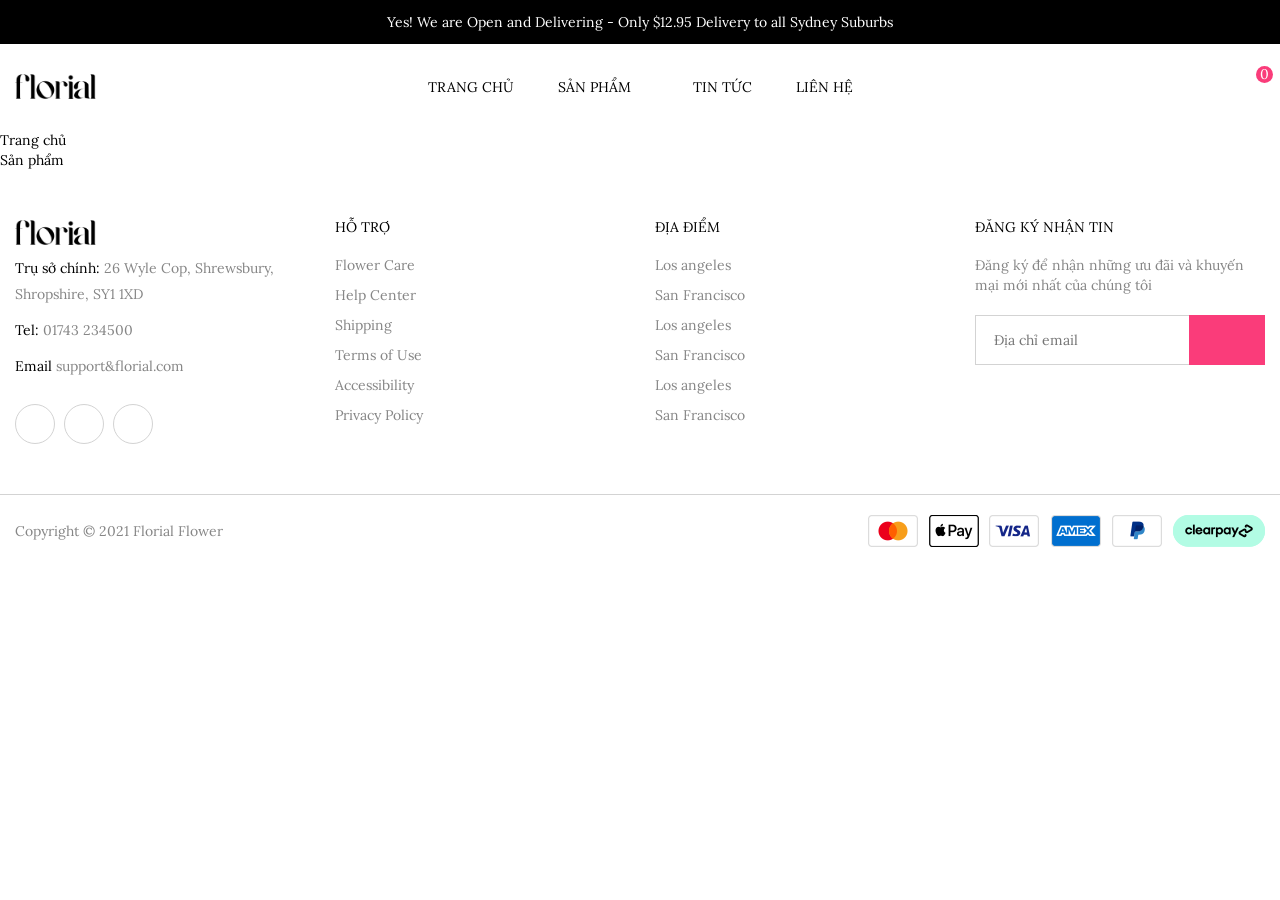
<file: tin_tuc_chi_tiet.html>
<!DOCTYPE html>
<html lang="en">

<head>
    <meta charset="UTF-8">
    <meta name="viewport" content="width=device-width, initial-scale=1.0">
    <title>Tin tức chi tiết</title>

    <link rel="stylesheet" href="./css/bootstrap.min.css">
    <!-- <link rel="stylesheet" href="./css/fancybox.css"> -->
    <link rel="stylesheet" href="./css/owl.carousel.min.css">
    <link rel="stylesheet" href="./css/sweetalert2.css">
    <link rel="stylesheet" href="./css/style.css">

    <link rel="preconnect" href="https://fonts.googleapis.com">
    <link rel="preconnect" href="https://fonts.gstatic.com" crossorigin>
    <link href="https://fonts.googleapis.com/css2?family=Lora:ital,wght@0,400..700;1,400..700&display=swap"
        rel="stylesheet">
</head>

<body>
    <!-- navbar  -->
    <div class="navbar-box hidden-xs">
        <div class="wrap">
            <div class="container-fluid">
                <div class="nav-text">Yes! We are Open and Delivering - Only $12.95 Delivery to all Sydney Suburbs</div>
            </div>
        </div>
    </div>
    <!-- navbar end -->

    <!-- header  -->
    <div class="header">
        <div class="wrap">
            <div class="container-fluid">
                <div class="row">
                    <div class="col-xs-2 visible-xs">
                        <div class="mb-menubtn mb_menu">
                            <svg width='22' height='17'>
                                <use href='#menu-btn'></use>
                            </svg>
                        </div>
                    </div>
                    <div class="col-sm-3 col-xs-8">
                        <div class="logo">
                            <a href="#">
                                <img src="./img/logo/logo.png" alt="logo">
                            </a>
                        </div>
                    </div>
                    <div class="col-sm-6 hidden-xs">
                        <div class="menu">
                            <ul class="lv1">
                                <li><a class="link" href="#">Trang chủ</a></li>
                                <li><a class="link" href="#">Sản phẩm
                                        <svg width="9" height="5">
                                            <use href='#nav'></use>
                                        </svg>
                                    </a>
                                    <ul class=lv2>
                                        <li><a class="link" href="#">Sản phẩm 1</a></li>
                                        <li><a class="link" href="#">Sản phẩm 2</a></li>
                                        <li><a class="link" href="#">Sản phẩm 3</a></li>
                                        <li><a class="link" href="#">Sản phẩm 4</a></li>
                                    </ul>
                                </li>
                                <li><a class="link" href="#">Tin tức</a></li>
                                <li><a class="link" href="#">Liên hệ</a></li>
                            </ul>
                        </div>
                    </div>
                    <div class="col-sm-3 col-xs-2">
                        <div class="tool">
                            <a class="tool-icon tool-search search_btn hidden-xs" href="#">
                                <svg width='21' height='21'>
                                    <use href='#tool-search'></use>
                                </svg>
                            </a>
                            <a class="tool-icon tool-cart" href="#">
                                <svg width='21' height='21'>
                                    <use href='#tool-cart'></use>
                                </svg>
                                <span class="cart-number">0</span>
                            </a>
                        </div>
                    </div>
                </div>
            </div>
        </div>
    </div>
    <!-- header end -->

    <!-- menu mobile  -->
    <div class="menu-mb-box menu_mb_box">
        <div class="mmbox-head">
            <a class="menu_mb_close" href="javascript:;">
                Đóng
                <svg width='12' height='12'>
                    <use href='#close'></use>
                </svg>
            </a>
        </div>
        <div class="mmbox-body">
            <ul class="menumb-lv1-box">
                <li><a class="link" href="#">Trang chủ</a></li>
                <li class="open_lv2_1"><a class="link" href="#">Sản phẩm</a>
                    <svg width='9' height='5'>
                        <use href='#nav'></use>
                    </svg>
                    <div class="menumb-lv2-box menumb_lv2_1">
                        <p class="arrow-back arrow_back">
                            <svg width='9' height='5'>
                                <use href='#nav'></use>
                            </svg>
                            Sản phẩm
                        </p>
                        <ul class="menumb-lv2 lv2_stt1">
                            <li><a class="link" href="#">Sản phẩm 1</a></li>
                            <li><a class="link" href="#">Sản phẩm 2</a></li>
                            <li><a class="link" href="#">Sản phẩm 3</a></li>
                            <li><a class="link" href="#">Sản phẩm 4</a></li>
                        </ul>
                    </div>
                </li>
                <li><a class="link" href="#">Tin tức</a></li>
                <li><a class="link" href="#">Liên hệ</a></li>
            </ul>
        </div>
    </div>
    <!-- menu mobile end -->

    <!-- search box  -->
    <div class="search-box search_box">
        <p>Bạn đang tìm kiếm gì?</p>
        <a class="search_close" href="javascript:;">
            Đóng
            <svg width='12' height='12'>
                <use href='#close'></use>
            </svg>
        </a>
        <div class="clearfix"></div>
        <form action="">
            <input type="text" placeholder="Tìm kiếm...">
        </form>
    </div>
    <!-- search box end -->

    <!-- breadcumb  -->
    <div class="breadcrumb-div">
        <div class="breadcrumb-box">
            <ol itemscope="" itemtype="http://schema.org/BreadcrumbList">
                <li itemprop="itemListElement" itemscope="" itemtype="http://schema.org/ListItem" class="last"><a
                        itemprop="item" href="#"><span itemprop="name">Trang
                            chủ</span></a>
                    <meta itemprop="position" content="1">
                </li>
                <li itemprop="itemListElement" itemscope="" itemtype="http://schema.org/ListItem" class="last"><a
                        itemprop="item" href="#"><span itemprop="name">Sản
                            phẩm</span></a>
                    <meta itemprop="position" content="2">
                </li>
            </ol>
        </div>
    </div>
    <!-- breadcumb end -->

    <!-- footer  -->
    <div class="footer">
        <div class="wrap">
            <div class="container-fluid">
                <div class="row">
                    <div class="col-sm-3">
                        <div class="footer1">
                            <a class="link" href="#">
                                <img src="./img/logo/logo.png" alt="logo">
                            </a>
                            <ul class="address-list">
                                <li><a class="link" href="javascript:;">
                                        <strong>Trụ sở chính: </strong>
                                        26 Wyle Cop, Shrewsbury, Shropshire, SY1 1XD
                                    </a></li>
                                <li><a class="link" href="tel:">
                                        <strong>Tel: </strong>
                                        01743 234500
                                    </a></li>
                                <li><a class="link" href="mailto:">
                                        <strong>Email</strong>
                                        support&florial.com
                                    </a></li>
                            </ul>
                            <ul class="social-list">
                                <li><a class="link" href="#">
                                        <svg width='16' height='16'>
                                            <use href='#fb'></use>
                                        </svg>
                                    </a></li>
                                <li><a class="link" href="#">
                                        <svg width='16' height='16'>
                                            <use href='#tw'></use>
                                        </svg>
                                    </a></li>
                                <li><a class="link" href="#">
                                        <svg width='16' height='16'>
                                            <use href='#insta'></use>
                                        </svg>
                                    </a></li>
                            </ul>
                        </div>
                    </div>
                    <div class="col-sm-3">
                        <div class="footer2">
                            <h3 class="footer-title">Hỗ trợ</h3>
                            <ul>
                                <li><a class="link" href="#">Flower Care</a></li>
                                <li><a class="link" href="#">Help Center</a></li>
                                <li><a class="link" href="#">Shipping</a></li>
                                <li><a class="link" href="#">Terms of Use</a></li>
                                <li><a class="link" href="#">Accessibility</a></li>
                                <li><a class="link" href="#">Privacy Policy</a></li>
                            </ul>
                        </div>
                    </div>
                    <div class="col-sm-3">
                        <div class="footer2">
                            <h3 class="footer-title">Địa điểm</h3>
                            <ul>
                                <li><a class="link" href="#">Los angeles</a></li>
                                <li><a class="link" href="#">San Francisco</a></li>
                                <li><a class="link" href="#">Los angeles</a></li>
                                <li><a class="link" href="#">San Francisco</a></li>
                                <li><a class="link" href="#">Los angeles</a></li>
                                <li><a class="link" href="#">San Francisco</a></li>
                            </ul>
                        </div>
                    </div>
                    <div class="col-sm-3">
                        <div class="footer3">
                            <h3 class="footer-title">Đăng ký nhận tin</h3>
                            <div class="footer-des">
                                Đăng ký để nhận những ưu đãi và khuyến mại mới nhất của chúng tôi
                            </div>
                            <form action="">
                                <input type="text" placeholder="Địa chỉ email">
                                <button type="submit">
                                    <svg width="20" height="15">
                                        <use href='#mail'></use>
                                    </svg>
                                </button>
                            </form>
                        </div>
                    </div>
                </div>
            </div>
        </div>
    </div>
    <div class="footer-bot">
        <div class="wrap">
            <div class="container-fluid">
                <div class="copyright">Copyright © 2021 Florial Flower</div>
                <div class="payment">
                    <img src="./img/banner/payment.png" alt="payment">
                </div>
                <div class="clearfix"></div>
            </div>
        </div>
    </div>
    <!-- footer end -->

    <div class="backtop">
        <div class="backtop-btn backtop_btn">
            <svg width='15' height='8'>
                <use href='#backtop'></use>
            </svg>
        </div>
    </div>
 

    <script src="./js/jquery-3.6.1.min.js"></script>
    <script src="./js/bootstrap.bundle.min.js"></script>
    <script src="./js/owl.carousel.min.js"></script>
    <script src="./js/fancybox.umd.js"></script>
    <script src="./js/lazyload.js"></script>
    <script src="./js/sweetalert2.js"></script>
    <script src="./js/app.js"></script>
</body>

</html>
</file>
<file: css/sweetalert2.css>
.swal2-popup.swal2-toast{flex-direction:row;align-items:center;width:auto;padding:.625em;overflow-y:hidden;background:#fff;box-shadow:0 0 .625em #d9d9d9}.swal2-popup.swal2-toast .swal2-header{flex-direction:row;padding:0}.swal2-popup.swal2-toast .swal2-title{flex-grow:1;justify-content:flex-start;margin:0 .6em;font-size:1em}.swal2-popup.swal2-toast .swal2-footer{margin:.5em 0 0;padding:.5em 0 0;font-size:.8em}.swal2-popup.swal2-toast .swal2-close{position:static;width:.8em;height:.8em;line-height:.8}.swal2-popup.swal2-toast .swal2-content{justify-content:flex-start;padding:0;font-size:1em}.swal2-popup.swal2-toast .swal2-icon{width:2em;min-width:2em;height:2em;margin:0}.swal2-popup.swal2-toast .swal2-icon .swal2-icon-content{display:flex;align-items:center;font-size:1.8em;font-weight:700}@media all and (-ms-high-contrast:none),(-ms-high-contrast:active){.swal2-popup.swal2-toast .swal2-icon .swal2-icon-content{font-size:.25em}}.swal2-popup.swal2-toast .swal2-icon.swal2-success .swal2-success-ring{width:2em;height:2em}.swal2-popup.swal2-toast .swal2-icon.swal2-error [class^=swal2-x-mark-line]{top:.875em;width:1.375em}.swal2-popup.swal2-toast .swal2-icon.swal2-error [class^=swal2-x-mark-line][class$=left]{left:.3125em}.swal2-popup.swal2-toast .swal2-icon.swal2-error [class^=swal2-x-mark-line][class$=right]{right:.3125em}.swal2-popup.swal2-toast .swal2-actions{flex-basis:auto!important;width:auto;height:auto;margin:0 .3125em;padding:0}.swal2-popup.swal2-toast .swal2-styled{margin:0 .3125em;padding:.3125em .625em;font-size:1em}.swal2-popup.swal2-toast .swal2-styled:focus{box-shadow:0 0 0 1px #fff,0 0 0 3px rgba(100,150,200,.5)}.swal2-popup.swal2-toast .swal2-success{border-color:#a5dc86}.swal2-popup.swal2-toast .swal2-success [class^=swal2-success-circular-line]{position:absolute;width:1.6em;height:3em;transform:rotate(45deg);border-radius:50%}.swal2-popup.swal2-toast .swal2-success [class^=swal2-success-circular-line][class$=left]{top:-.8em;left:-.5em;transform:rotate(-45deg);transform-origin:2em 2em;border-radius:4em 0 0 4em}.swal2-popup.swal2-toast .swal2-success [class^=swal2-success-circular-line][class$=right]{top:-.25em;left:.9375em;transform-origin:0 1.5em;border-radius:0 4em 4em 0}.swal2-popup.swal2-toast .swal2-success .swal2-success-ring{width:2em;height:2em}.swal2-popup.swal2-toast .swal2-success .swal2-success-fix{top:0;left:.4375em;width:.4375em;height:2.6875em}.swal2-popup.swal2-toast .swal2-success [class^=swal2-success-line]{height:.3125em}.swal2-popup.swal2-toast .swal2-success [class^=swal2-success-line][class$=tip]{top:1.125em;left:.1875em;width:.75em}.swal2-popup.swal2-toast .swal2-success [class^=swal2-success-line][class$=long]{top:.9375em;right:.1875em;width:1.375em}.swal2-popup.swal2-toast .swal2-success.swal2-icon-show .swal2-success-line-tip{-webkit-animation:swal2-toast-animate-success-line-tip .75s;animation:swal2-toast-animate-success-line-tip .75s}.swal2-popup.swal2-toast .swal2-success.swal2-icon-show .swal2-success-line-long{-webkit-animation:swal2-toast-animate-success-line-long .75s;animation:swal2-toast-animate-success-line-long .75s}.swal2-popup.swal2-toast.swal2-show{-webkit-animation:swal2-toast-show .5s;animation:swal2-toast-show .5s}.swal2-popup.swal2-toast.swal2-hide{-webkit-animation:swal2-toast-hide .1s forwards;animation:swal2-toast-hide .1s forwards}.swal2-container{display:flex;position:fixed;z-index:1060;top:0;right:0;bottom:0;left:0;flex-direction:row;align-items:center;justify-content:center;padding:.625em;overflow-x:hidden;transition:background-color .1s;-webkit-overflow-scrolling:touch}.swal2-container.swal2-backdrop-show,.swal2-container.swal2-noanimation{background:rgba(0,0,0,.4)}.swal2-container.swal2-backdrop-hide{background:0 0!important}.swal2-container.swal2-top{align-items:flex-start}.swal2-container.swal2-top-left,.swal2-container.swal2-top-start{align-items:flex-start;justify-content:flex-start}.swal2-container.swal2-top-end,.swal2-container.swal2-top-right{align-items:flex-start;justify-content:flex-end}.swal2-container.swal2-center{align-items:center}.swal2-container.swal2-center-left,.swal2-container.swal2-center-start{align-items:center;justify-content:flex-start}.swal2-container.swal2-center-end,.swal2-container.swal2-center-right{align-items:center;justify-content:flex-end}.swal2-container.swal2-bottom{align-items:flex-end}.swal2-container.swal2-bottom-left,.swal2-container.swal2-bottom-start{align-items:flex-end;justify-content:flex-start}.swal2-container.swal2-bottom-end,.swal2-container.swal2-bottom-right{align-items:flex-end;justify-content:flex-end}.swal2-container.swal2-bottom-end>:first-child,.swal2-container.swal2-bottom-left>:first-child,.swal2-container.swal2-bottom-right>:first-child,.swal2-container.swal2-bottom-start>:first-child,.swal2-container.swal2-bottom>:first-child{margin-top:auto}.swal2-container.swal2-grow-fullscreen>.swal2-modal{display:flex!important;flex:1;align-self:stretch;justify-content:center}.swal2-container.swal2-grow-row>.swal2-modal{display:flex!important;flex:1;align-content:center;justify-content:center}.swal2-container.swal2-grow-column{flex:1;flex-direction:column}.swal2-container.swal2-grow-column.swal2-bottom,.swal2-container.swal2-grow-column.swal2-center,.swal2-container.swal2-grow-column.swal2-top{align-items:center}.swal2-container.swal2-grow-column.swal2-bottom-left,.swal2-container.swal2-grow-column.swal2-bottom-start,.swal2-container.swal2-grow-column.swal2-center-left,.swal2-container.swal2-grow-column.swal2-center-start,.swal2-container.swal2-grow-column.swal2-top-left,.swal2-container.swal2-grow-column.swal2-top-start{align-items:flex-start}.swal2-container.swal2-grow-column.swal2-bottom-end,.swal2-container.swal2-grow-column.swal2-bottom-right,.swal2-container.swal2-grow-column.swal2-center-end,.swal2-container.swal2-grow-column.swal2-center-right,.swal2-container.swal2-grow-column.swal2-top-end,.swal2-container.swal2-grow-column.swal2-top-right{align-items:flex-end}.swal2-container.swal2-grow-column>.swal2-modal{display:flex!important;flex:1;align-content:center;justify-content:center}.swal2-container.swal2-no-transition{transition:none!important}.swal2-container:not(.swal2-top):not(.swal2-top-start):not(.swal2-top-end):not(.swal2-top-left):not(.swal2-top-right):not(.swal2-center-start):not(.swal2-center-end):not(.swal2-center-left):not(.swal2-center-right):not(.swal2-bottom):not(.swal2-bottom-start):not(.swal2-bottom-end):not(.swal2-bottom-left):not(.swal2-bottom-right):not(.swal2-grow-fullscreen)>.swal2-modal{margin:auto}@media all and (-ms-high-contrast:none),(-ms-high-contrast:active){.swal2-container .swal2-modal{margin:0!important}}.swal2-popup{display:none;position:relative;box-sizing:border-box;flex-direction:column;justify-content:center;width:32em;max-width:100%;padding:1.25em;border:none;border-radius:5px;background:#fff;font-family:inherit;font-size:1rem}.swal2-popup:focus{outline:0}.swal2-popup.swal2-loading{overflow-y:hidden}.swal2-header{display:flex;flex-direction:column;align-items:center;padding:0 1.8em}.swal2-title{position:relative;max-width:100%;margin:0 0 .4em;padding:0;color:#595959;font-size:1.875em;font-weight:600;text-align:center;text-transform:none;word-wrap:break-word}.swal2-actions{display:flex;z-index:1;box-sizing:border-box;flex-wrap:wrap;align-items:center;justify-content:center;width:100%;margin:1.25em auto 0;padding:0 1.6em}.swal2-actions:not(.swal2-loading) .swal2-styled[disabled]{opacity:.4}.swal2-actions:not(.swal2-loading) .swal2-styled:hover{background-image:linear-gradient(rgba(0,0,0,.1),rgba(0,0,0,.1))}.swal2-actions:not(.swal2-loading) .swal2-styled:active{background-image:linear-gradient(rgba(0,0,0,.2),rgba(0,0,0,.2))}.swal2-loader{display:none;align-items:center;justify-content:center;width:2.2em;height:2.2em;margin:0 1.875em;-webkit-animation:swal2-rotate-loading 1.5s linear 0s infinite normal;animation:swal2-rotate-loading 1.5s linear 0s infinite normal;border-width:.25em;border-style:solid;border-radius:100%;border-color:#2778c4 transparent #2778c4 transparent}.swal2-styled{margin:.3125em;padding:.625em 1.1em;box-shadow:none;font-weight:500}.swal2-styled:not([disabled]){cursor:pointer}.swal2-styled.swal2-confirm{border:0;border-radius:.25em;background:initial;background-color:#2778c4;color:#fff;font-size:1.0625em}.swal2-styled.swal2-deny{border:0;border-radius:.25em;background:initial;background-color:#d14529;color:#fff;font-size:1.0625em}.swal2-styled.swal2-cancel{border:0;border-radius:.25em;background:initial;background-color:#757575;color:#fff;font-size:1.0625em}.swal2-styled:focus{outline:0;box-shadow:0 0 0 3px rgba(100,150,200,.5)}.swal2-styled::-moz-focus-inner{border:0}.swal2-footer{justify-content:center;margin:1.25em 0 0;padding:1em 0 0;border-top:1px solid #eee;color:#545454;font-size:1em}.swal2-timer-progress-bar-container{position:absolute;right:0;bottom:0;left:0;height:.25em;overflow:hidden;border-bottom-right-radius:5px;border-bottom-left-radius:5px}.swal2-timer-progress-bar{width:100%;height:.25em;background:rgba(0,0,0,.2)}.swal2-image{max-width:100%;margin:1.25em auto}.swal2-close{position:absolute;z-index:2;top:0;right:0;align-items:center;justify-content:center;width:1.2em;height:1.2em;padding:0;overflow:hidden;transition:color .1s ease-out;border:none;border-radius:5px;background:0 0;color:#ccc;font-family:serif;font-size:2.5em;line-height:1.2;cursor:pointer}.swal2-close:hover{transform:none;background:0 0;color:#f27474}.swal2-close:focus{outline:0;box-shadow:inset 0 0 0 3px rgba(100,150,200,.5)}.swal2-close::-moz-focus-inner{border:0}.swal2-content{z-index:1;justify-content:center;margin:0;padding:0 1.6em;color:#545454;font-size:1.125em;font-weight:400;line-height:normal;text-align:center;word-wrap:break-word}.swal2-checkbox,.swal2-file,.swal2-input,.swal2-radio,.swal2-select,.swal2-textarea{margin:1em auto}.swal2-file,.swal2-input,.swal2-textarea{box-sizing:border-box;width:100%;transition:border-color .3s,box-shadow .3s;border:1px solid #d9d9d9;border-radius:.1875em;background:inherit;box-shadow:inset 0 1px 1px rgba(0,0,0,.06);color:inherit;font-size:1.125em}.swal2-file.swal2-inputerror,.swal2-input.swal2-inputerror,.swal2-textarea.swal2-inputerror{border-color:#f27474!important;box-shadow:0 0 2px #f27474!important}.swal2-file:focus,.swal2-input:focus,.swal2-textarea:focus{border:1px solid #b4dbed;outline:0;box-shadow:0 0 0 3px rgba(100,150,200,.5)}.swal2-file::-moz-placeholder,.swal2-input::-moz-placeholder,.swal2-textarea::-moz-placeholder{color:#ccc}.swal2-file:-ms-input-placeholder,.swal2-input:-ms-input-placeholder,.swal2-textarea:-ms-input-placeholder{color:#ccc}.swal2-file::placeholder,.swal2-input::placeholder,.swal2-textarea::placeholder{color:#ccc}.swal2-range{margin:1em auto;background:#fff}.swal2-range input{width:80%}.swal2-range output{width:20%;color:inherit;font-weight:600;text-align:center}.swal2-range input,.swal2-range output{height:2.625em;padding:0;font-size:1.125em;line-height:2.625em}.swal2-input{height:2.625em;padding:0 .75em}.swal2-input[type=number]{max-width:10em}.swal2-file{background:inherit;font-size:1.125em}.swal2-textarea{height:6.75em;padding:.75em}.swal2-select{min-width:50%;max-width:100%;padding:.375em .625em;background:inherit;color:inherit;font-size:1.125em}.swal2-checkbox,.swal2-radio{align-items:center;justify-content:center;background:#fff;color:inherit}.swal2-checkbox label,.swal2-radio label{margin:0 .6em;font-size:1.125em}.swal2-checkbox input,.swal2-radio input{margin:0 .4em}.swal2-input-label{display:flex;justify-content:center;margin:1em auto}.swal2-validation-message{display:none;align-items:center;justify-content:center;margin:0 -2.7em;padding:.625em;overflow:hidden;background:#f0f0f0;color:#666;font-size:1em;font-weight:300}.swal2-validation-message::before{content:"!";display:inline-block;width:1.5em;min-width:1.5em;height:1.5em;margin:0 .625em;border-radius:50%;background-color:#f27474;color:#fff;font-weight:600;line-height:1.5em;text-align:center}.swal2-icon{position:relative;box-sizing:content-box;justify-content:center;width:5em;height:5em;margin:1.25em auto 1.875em;border:.25em solid transparent;border-radius:50%;font-family:inherit;line-height:5em;cursor:default;-webkit-user-select:none;-moz-user-select:none;-ms-user-select:none;user-select:none}.swal2-icon .swal2-icon-content{display:flex;align-items:center;font-size:3.75em}.swal2-icon.swal2-error{border-color:#f27474;color:#f27474}.swal2-icon.swal2-error .swal2-x-mark{position:relative;flex-grow:1}.swal2-icon.swal2-error [class^=swal2-x-mark-line]{display:block;position:absolute;top:2.3125em;width:2.9375em;height:.3125em;border-radius:.125em;background-color:#f27474}.swal2-icon.swal2-error [class^=swal2-x-mark-line][class$=left]{left:1.0625em;transform:rotate(45deg)}.swal2-icon.swal2-error [class^=swal2-x-mark-line][class$=right]{right:1em;transform:rotate(-45deg)}.swal2-icon.swal2-error.swal2-icon-show{-webkit-animation:swal2-animate-error-icon .5s;animation:swal2-animate-error-icon .5s}.swal2-icon.swal2-error.swal2-icon-show .swal2-x-mark{-webkit-animation:swal2-animate-error-x-mark .5s;animation:swal2-animate-error-x-mark .5s}.swal2-icon.swal2-warning{border-color:#facea8;color:#f8bb86}.swal2-icon.swal2-info{border-color:#9de0f6;color:#3fc3ee}.swal2-icon.swal2-question{border-color:#c9dae1;color:#87adbd}.swal2-icon.swal2-success{border-color:#a5dc86;color:#a5dc86}.swal2-icon.swal2-success [class^=swal2-success-circular-line]{position:absolute;width:3.75em;height:7.5em;transform:rotate(45deg);border-radius:50%}.swal2-icon.swal2-success [class^=swal2-success-circular-line][class$=left]{top:-.4375em;left:-2.0635em;transform:rotate(-45deg);transform-origin:3.75em 3.75em;border-radius:7.5em 0 0 7.5em}.swal2-icon.swal2-success [class^=swal2-success-circular-line][class$=right]{top:-.6875em;left:1.875em;transform:rotate(-45deg);transform-origin:0 3.75em;border-radius:0 7.5em 7.5em 0}.swal2-icon.swal2-success .swal2-success-ring{position:absolute;z-index:2;top:-.25em;left:-.25em;box-sizing:content-box;width:100%;height:100%;border:.25em solid rgba(165,220,134,.3);border-radius:50%}.swal2-icon.swal2-success .swal2-success-fix{position:absolute;z-index:1;top:.5em;left:1.625em;width:.4375em;height:5.625em;transform:rotate(-45deg)}.swal2-icon.swal2-success [class^=swal2-success-line]{display:block;position:absolute;z-index:2;height:.3125em;border-radius:.125em;background-color:#a5dc86}.swal2-icon.swal2-success [class^=swal2-success-line][class$=tip]{top:2.875em;left:.8125em;width:1.5625em;transform:rotate(45deg)}.swal2-icon.swal2-success [class^=swal2-success-line][class$=long]{top:2.375em;right:.5em;width:2.9375em;transform:rotate(-45deg)}.swal2-icon.swal2-success.swal2-icon-show .swal2-success-line-tip{-webkit-animation:swal2-animate-success-line-tip .75s;animation:swal2-animate-success-line-tip .75s}.swal2-icon.swal2-success.swal2-icon-show .swal2-success-line-long{-webkit-animation:swal2-animate-success-line-long .75s;animation:swal2-animate-success-line-long .75s}.swal2-icon.swal2-success.swal2-icon-show .swal2-success-circular-line-right{-webkit-animation:swal2-rotate-success-circular-line 4.25s ease-in;animation:swal2-rotate-success-circular-line 4.25s ease-in}.swal2-progress-steps{flex-wrap:wrap;align-items:center;max-width:100%;margin:0 0 1.25em;padding:0;background:inherit;font-weight:600}.swal2-progress-steps li{display:inline-block;position:relative}.swal2-progress-steps .swal2-progress-step{z-index:20;flex-shrink:0;width:2em;height:2em;border-radius:2em;background:#2778c4;color:#fff;line-height:2em;text-align:center}.swal2-progress-steps .swal2-progress-step.swal2-active-progress-step{background:#2778c4}.swal2-progress-steps .swal2-progress-step.swal2-active-progress-step~.swal2-progress-step{background:#add8e6;color:#fff}.swal2-progress-steps .swal2-progress-step.swal2-active-progress-step~.swal2-progress-step-line{background:#add8e6}.swal2-progress-steps .swal2-progress-step-line{z-index:10;flex-shrink:0;width:2.5em;height:.4em;margin:0 -1px;background:#2778c4}[class^=swal2]{-webkit-tap-highlight-color:transparent}.swal2-show{-webkit-animation:swal2-show .3s;animation:swal2-show .3s}.swal2-hide{-webkit-animation:swal2-hide .15s forwards;animation:swal2-hide .15s forwards}.swal2-noanimation{transition:none}.swal2-scrollbar-measure{position:absolute;top:-9999px;width:50px;height:50px;overflow:scroll}.swal2-rtl .swal2-close{right:auto;left:0}.swal2-rtl .swal2-timer-progress-bar{right:0;left:auto}@supports (-ms-accelerator:true){.swal2-range input{width:100%!important}.swal2-range output{display:none}}@media all and (-ms-high-contrast:none),(-ms-high-contrast:active){.swal2-range input{width:100%!important}.swal2-range output{display:none}}@-webkit-keyframes swal2-toast-show{0%{transform:translateY(-.625em) rotateZ(2deg)}33%{transform:translateY(0) rotateZ(-2deg)}66%{transform:translateY(.3125em) rotateZ(2deg)}100%{transform:translateY(0) rotateZ(0)}}@keyframes swal2-toast-show{0%{transform:translateY(-.625em) rotateZ(2deg)}33%{transform:translateY(0) rotateZ(-2deg)}66%{transform:translateY(.3125em) rotateZ(2deg)}100%{transform:translateY(0) rotateZ(0)}}@-webkit-keyframes swal2-toast-hide{100%{transform:rotateZ(1deg);opacity:0}}@keyframes swal2-toast-hide{100%{transform:rotateZ(1deg);opacity:0}}@-webkit-keyframes swal2-toast-animate-success-line-tip{0%{top:.5625em;left:.0625em;width:0}54%{top:.125em;left:.125em;width:0}70%{top:.625em;left:-.25em;width:1.625em}84%{top:1.0625em;left:.75em;width:.5em}100%{top:1.125em;left:.1875em;width:.75em}}@keyframes swal2-toast-animate-success-line-tip{0%{top:.5625em;left:.0625em;width:0}54%{top:.125em;left:.125em;width:0}70%{top:.625em;left:-.25em;width:1.625em}84%{top:1.0625em;left:.75em;width:.5em}100%{top:1.125em;left:.1875em;width:.75em}}@-webkit-keyframes swal2-toast-animate-success-line-long{0%{top:1.625em;right:1.375em;width:0}65%{top:1.25em;right:.9375em;width:0}84%{top:.9375em;right:0;width:1.125em}100%{top:.9375em;right:.1875em;width:1.375em}}@keyframes swal2-toast-animate-success-line-long{0%{top:1.625em;right:1.375em;width:0}65%{top:1.25em;right:.9375em;width:0}84%{top:.9375em;right:0;width:1.125em}100%{top:.9375em;right:.1875em;width:1.375em}}@-webkit-keyframes swal2-show{0%{transform:scale(.7)}45%{transform:scale(1.05)}80%{transform:scale(.95)}100%{transform:scale(1)}}@keyframes swal2-show{0%{transform:scale(.7)}45%{transform:scale(1.05)}80%{transform:scale(.95)}100%{transform:scale(1)}}@-webkit-keyframes swal2-hide{0%{transform:scale(1);opacity:1}100%{transform:scale(.5);opacity:0}}@keyframes swal2-hide{0%{transform:scale(1);opacity:1}100%{transform:scale(.5);opacity:0}}@-webkit-keyframes swal2-animate-success-line-tip{0%{top:1.1875em;left:.0625em;width:0}54%{top:1.0625em;left:.125em;width:0}70%{top:2.1875em;left:-.375em;width:3.125em}84%{top:3em;left:1.3125em;width:1.0625em}100%{top:2.8125em;left:.8125em;width:1.5625em}}@keyframes swal2-animate-success-line-tip{0%{top:1.1875em;left:.0625em;width:0}54%{top:1.0625em;left:.125em;width:0}70%{top:2.1875em;left:-.375em;width:3.125em}84%{top:3em;left:1.3125em;width:1.0625em}100%{top:2.8125em;left:.8125em;width:1.5625em}}@-webkit-keyframes swal2-animate-success-line-long{0%{top:3.375em;right:2.875em;width:0}65%{top:3.375em;right:2.875em;width:0}84%{top:2.1875em;right:0;width:3.4375em}100%{top:2.375em;right:.5em;width:2.9375em}}@keyframes swal2-animate-success-line-long{0%{top:3.375em;right:2.875em;width:0}65%{top:3.375em;right:2.875em;width:0}84%{top:2.1875em;right:0;width:3.4375em}100%{top:2.375em;right:.5em;width:2.9375em}}@-webkit-keyframes swal2-rotate-success-circular-line{0%{transform:rotate(-45deg)}5%{transform:rotate(-45deg)}12%{transform:rotate(-405deg)}100%{transform:rotate(-405deg)}}@keyframes swal2-rotate-success-circular-line{0%{transform:rotate(-45deg)}5%{transform:rotate(-45deg)}12%{transform:rotate(-405deg)}100%{transform:rotate(-405deg)}}@-webkit-keyframes swal2-animate-error-x-mark{0%{margin-top:1.625em;transform:scale(.4);opacity:0}50%{margin-top:1.625em;transform:scale(.4);opacity:0}80%{margin-top:-.375em;transform:scale(1.15)}100%{margin-top:0;transform:scale(1);opacity:1}}@keyframes swal2-animate-error-x-mark{0%{margin-top:1.625em;transform:scale(.4);opacity:0}50%{margin-top:1.625em;transform:scale(.4);opacity:0}80%{margin-top:-.375em;transform:scale(1.15)}100%{margin-top:0;transform:scale(1);opacity:1}}@-webkit-keyframes swal2-animate-error-icon{0%{transform:rotateX(100deg);opacity:0}100%{transform:rotateX(0);opacity:1}}@keyframes swal2-animate-error-icon{0%{transform:rotateX(100deg);opacity:0}100%{transform:rotateX(0);opacity:1}}@-webkit-keyframes swal2-rotate-loading{0%{transform:rotate(0)}100%{transform:rotate(360deg)}}@keyframes swal2-rotate-loading{0%{transform:rotate(0)}100%{transform:rotate(360deg)}}body.swal2-shown:not(.swal2-no-backdrop):not(.swal2-toast-shown){overflow:hidden}body.swal2-height-auto{height:auto!important}body.swal2-no-backdrop .swal2-container{top:auto;right:auto;bottom:auto;left:auto;max-width:calc(100% - .625em * 2);background-color:transparent!important}body.swal2-no-backdrop .swal2-container>.swal2-modal{box-shadow:0 0 10px rgba(0,0,0,.4)}body.swal2-no-backdrop .swal2-container.swal2-top{top:0;left:50%;transform:translateX(-50%)}body.swal2-no-backdrop .swal2-container.swal2-top-left,body.swal2-no-backdrop .swal2-container.swal2-top-start{top:0;left:0}body.swal2-no-backdrop .swal2-container.swal2-top-end,body.swal2-no-backdrop .swal2-container.swal2-top-right{top:0;right:0}body.swal2-no-backdrop .swal2-container.swal2-center{top:50%;left:50%;transform:translate(-50%,-50%)}body.swal2-no-backdrop .swal2-container.swal2-center-left,body.swal2-no-backdrop .swal2-container.swal2-center-start{top:50%;left:0;transform:translateY(-50%)}body.swal2-no-backdrop .swal2-container.swal2-center-end,body.swal2-no-backdrop .swal2-container.swal2-center-right{top:50%;right:0;transform:translateY(-50%)}body.swal2-no-backdrop .swal2-container.swal2-bottom{bottom:0;left:50%;transform:translateX(-50%)}body.swal2-no-backdrop .swal2-container.swal2-bottom-left,body.swal2-no-backdrop .swal2-container.swal2-bottom-start{bottom:0;left:0}body.swal2-no-backdrop .swal2-container.swal2-bottom-end,body.swal2-no-backdrop .swal2-container.swal2-bottom-right{right:0;bottom:0}@media print{body.swal2-shown:not(.swal2-no-backdrop):not(.swal2-toast-shown){overflow-y:scroll!important}body.swal2-shown:not(.swal2-no-backdrop):not(.swal2-toast-shown)>[aria-hidden=true]{display:none}body.swal2-shown:not(.swal2-no-backdrop):not(.swal2-toast-shown) .swal2-container{position:static!important}}body.swal2-toast-shown .swal2-container{background-color:transparent}body.swal2-toast-shown .swal2-container.swal2-top{top:0;right:auto;bottom:auto;left:50%;transform:translateX(-50%)}body.swal2-toast-shown .swal2-container.swal2-top-end,body.swal2-toast-shown .swal2-container.swal2-top-right{top:0;right:0;bottom:auto;left:auto}body.swal2-toast-shown .swal2-container.swal2-top-left,body.swal2-toast-shown .swal2-container.swal2-top-start{top:0;right:auto;bottom:auto;left:0}body.swal2-toast-shown .swal2-container.swal2-center-left,body.swal2-toast-shown .swal2-container.swal2-center-start{top:50%;right:auto;bottom:auto;left:0;transform:translateY(-50%)}body.swal2-toast-shown .swal2-container.swal2-center{top:50%;right:auto;bottom:auto;left:50%;transform:translate(-50%,-50%)}body.swal2-toast-shown .swal2-container.swal2-center-end,body.swal2-toast-shown .swal2-container.swal2-center-right{top:50%;right:0;bottom:auto;left:auto;transform:translateY(-50%)}body.swal2-toast-shown .swal2-container.swal2-bottom-left,body.swal2-toast-shown .swal2-container.swal2-bottom-start{top:auto;right:auto;bottom:0;left:0}body.swal2-toast-shown .swal2-container.swal2-bottom{top:auto;right:auto;bottom:0;left:50%;transform:translateX(-50%)}body.swal2-toast-shown .swal2-container.swal2-bottom-end,body.swal2-toast-shown .swal2-container.swal2-bottom-right{top:auto;right:0;bottom:0;left:auto}body.swal2-toast-column .swal2-toast{flex-direction:column;align-items:stretch}body.swal2-toast-column .swal2-toast .swal2-actions{flex:1;align-self:stretch;height:2.2em;margin-top:.3125em}body.swal2-toast-column .swal2-toast .swal2-loading{justify-content:center}body.swal2-toast-column .swal2-toast .swal2-input{height:2em;margin:.3125em auto;font-size:1em}body.swal2-toast-column .swal2-toast .swal2-validation-message{font-size:1em}
</file>
<file: css/style.css>
:root {
    --black: #000;
    --white: #fff;
    --theme: #FA3C7A;

    --border: #d3d3d3;

    --text: #000000;
    --text2: #868686;
    --text3: #9b9b9b;

    --bg1: #F1F9FE;
    --bg2: #E8F9F1;

    --transition: all .2s linear;
}


/* all  */
.space {
    height: 500px;
    background-color: var(--white);
}

.box404 {
    height: 600px;
    width: 100%;
    position: relative;
    margin-top: 80px;
}

.box404 .adm-glyphicon {
    position: absolute;
    top: 50%;
    transform: translateY(-50%);
    left: 0;
}

.box404 img {
    position: absolute;
    top: 50%;
    left: 50%;
    transform: translate(-50%, -50%);
}

html,
body {
    font-family: "Lora", serif;
    color: var(--text);
    font-weight: 400;
}

body {
    top: 0px !important;
}

body.over {
    position: fixed !important;
    top: 0;
    width: 100%;
}

html.stop {
    overflow: hidden;
    -webkit-overflow-scrolling: hidden;
}

img {
    max-width: 100%;
    max-height: 100%;
    object-fit: cover;
}

.svg-div {
    display: none;
}

.wrap {
    max-width: 1440px;
    margin: 0 auto;
}

.adm-glyphicon span {
    background: url('./img/setting.png');
    background-size: cover;
    width: 12px;
    height: 12px;
    display: block;
}

.img-100 {
    position: relative;
    height: 0;
    overflow: hidden;
    display: block;
}

.img-100 img {
    object-fit: cover;
    position: absolute;
    left: 0;
    width: 100%;
    height: 100%;
    transition: var(--transition);
}

.img-100 iframe {
    object-fit: cover;
    position: absolute;
    left: 0;
    width: 100%;
    height: 100%;
    transition: var(--transition);
}

.wrap-img {
    padding-bottom: 100%;
}

button,
input,
a {
    -webkit-appearance: none !important;
    -moz-appearance: none !important;
    appearance: none !important;
    -webkit-tap-highlight-color: transparent !important;
    box-shadow: none;
}

h1,
h2,
h3,
h4,
h5,
h6,
p {
    font-size: unset;
    font-weight: unset;
    margin: 0px;
    padding: 0px;
}

a {
    transition: var(--transition);
    color: var(--text);
}

a:hover,
a:focus {
    text-decoration: none;
    color: var(--text);
    outline: none;
}

input,
button,
textarea,
select {
    outline: none;
}

select {
    appearance: none;
    -webkit-appearance: none;
    -moz-appearance: none;
}

ol,
ul,
li {
    list-style: none;
    margin: 0;
    padding: 0;
}

@keyframes slide-down {
    0% {
        opacity: 0;
        transform: translateY(-100%);
    }

    100% {
        opacity: 1;
        transform: translateY(0);
    }
}

.seo-h1 {
    width: 0;
    height: 0;
    opacity: 0;
}

.mb-on7 {
    display: none !important;
}

.mb-on9 {
    display: none !important;
}

.mb-off7 {
    display: block;
}

.mb-off9 {
    display: block;
}

input[type=number]::-webkit-inner-spin-button,
input[type=number]::-webkit-outer-spin-button {
    -webkit-appearance: none;
    margin: 0;
}

/* all end  */

/* navbar  */
.navbar-box {
    background: var(--black);
    padding: 12px 0;
}

.navbar-box .nav-text {
    color: var(--white);
    font-size: 14px;
    text-align: center;
}

/* navbar end */

/* header  */
.header {
    padding: 30px 0;
    position: relative;
    z-index: 99;
}

.header .wrap {
    max-width: 1800px;
}

.header .logo img {
    height: 25px;
}

.header .menu {
    text-align: center;
}

.header .menu .lv1 {
    padding-top: 3px;
}

.header .menu .lv1>li {
    display: inline-block;
    position: relative;
}

.header .menu .lv1>li>.link {
    text-transform: uppercase;
    font-size: 14px;
    padding: 0 20px;
}

.header .menu .lv1>li>.link svg {
    margin-left: 5px;
    transform: translateY(-2px);
}

.header .menu .lv1>li>.link:hover {
    color: var(--theme);
}

.header .menu .lv2 {
    position: absolute;
    top: 100%;
    left: 0;
    background: var(--white);
    padding: 20px 0;
    box-shadow: 0 0 2px rgba(0, 0, 0, .1);
    width: 225px;
    transition: var(--transition);
    opacity: 0;
    visibility: hidden;
    transform: translateY(10px);
}

.header .menu .lv1>li:hover .lv2,
.header .menu .lv2:hover {
    opacity: 1;
    visibility: visible;
    transform: translateY(0px);
}

.header .menu .lv2 .link {
    color: var(--text2);
    padding: 0 30px 10px;
    text-align: left;
    display: block;
}

.header .menu .lv2 .link:hover {
    color: var(--theme);
}

.header .tool {
    text-align: right;
}

.header .tool .tool-icon {
    display: inline-block;
    position: relative;
}

.header .tool .tool-icon:not(:first-child) {
    margin-left: 10px;
}

.header .tool .tool-icon .cart-number {
    position: absolute;
    top: -8px;
    right: -8px;
    display: block;
    background-color: var(--theme);
    color: var(--white);
    height: 17px;
    width: 17px;
    text-align: center;
    line-height: 17px;
    border-radius: 50%;
}

/* search box  */
.search-box {
    position: fixed;
    width: 100%;
    height: 100vh;
    background: var(--white);
    top: 0;
    left: 0;
    z-index: 999;
    padding: 80px 15px 40px;
    transition: var(--transition);
    opacity: 0;
    visibility: hidden;
}

.search-box.open {
    opacity: 1;
    visibility: visible;
}

.search-box p {
    font-size: 18px;
    float: left;
    margin-bottom: 30px;
}

.search-box a {
    float: right;
    text-transform: uppercase;
    font-size: 12px;
    font-weight: 600;
}

.search-box a svg {
    transform: scale(0.8) translateY(2px);
}

.search-box a:hover {
    color: var(--theme);
}

.search-box input {
    width: 100%;
    height: 72px;
    border: none;
    border-bottom: 2px solid var(--black);
    font-size: 36px;
}

/* menu mobile  */
.menu-mb-box {
    position: fixed;
    left: 0;
    top: 0;
    background: var(--white);
    z-index: 998;
    height: 100vh;
    width: 75%;
    box-shadow: 0 1px 12px 2px hsla(0, 0%, 56%, .3);
    transition: var(--transition);
    transform: translateX(-100%);
    opacity: 0;
    visibility: hidden;
}

.menu-mb-box.open {
    opacity: 1;
    visibility: visible;
    transform: translate(0);
}

.menu-mb-box .mmbox-head {
    background: var(--theme);
    width: 100%;
    padding: 18px 15px;
    text-align: right;
    height: 55px;
}

.menu-mb-box .menu_mb_close {
    font-size: 13px;
    text-transform: uppercase;
    color: var(--white);
}

.menu-mb-box .menu_mb_close svg {
    margin-left: 5px;
    transform: scale(0.8) translateY(1px);
}

.menu-mb-box .mmbox-body {
    padding: 20px 20px;
}

.menu-mb-box .menumb-lv1-box>li {
    padding: 10px 0;
    position: relative;
}

.menu-mb-box .menumb-lv1-box>li>.link {
    text-transform: uppercase;
}

.menu-mb-box .menumb-lv1-box>li>svg {
    position: absolute;
    right: 0px;
    top: 18px;
    transform: rotate(-90deg);
}

.menu-mb-box .menumb-lv1-box>li:not(:last-child) {
    border-bottom: 1px solid var(--border);
}

.menu-mb-box .menumb-lv2-box {
    position: fixed;
    height: calc(100vh - 55px);
    top: 55px;
    left: 0;
    width: 100%;
    background: var(--white);
    z-index: 10;
    padding: 20px 20px;
    transition: var(--transition);
    transform: translateX(-100%);
    opacity: 0;
    visibility: hidden;
}

.menu-mb-box .menumb-lv2-box.open {
    transform: translate(0);
    opacity: 1;
    visibility: visible;
}

.menu-mb-box .menumb-lv2-box .arrow-back {
    text-align: center;
    color: var(--theme);
    text-transform: uppercase;
    position: relative;
    margin: 0 0 25px;
}

.menu-mb-box .menumb-lv2-box .arrow-back svg {
    position: absolute;
    left: 0;
    color: var(--text3);
    transform: rotate(90deg);
    top: 7px;
}

.menu-mb-box .menumb-lv2-box .menumb-lv2 .link {
    color: var(--text3);
    display: block;
    width: fit-content;
    margin: 0 0 15px;
}

/* header end */

/* home banner  */
.home-banner {
    position: relative;
    height: 630px;
}

.home-banner .item {
    position: relative;
}

.home-banner .item img {
    height: 630px;
}

.home-banner .home-banner-text {
    position: absolute;
    top: 50%;
    left: 50%;
    transform: translate(-50%, -50%);
    text-align: center;
}

.home-banner .home-banner-text .hbanner-des {
    font-size: 16px;
    margin: 0 0 15px;
}

.home-banner .home-banner-text .hbanner-title {
    font-size: 72px;
    color: var(--theme);
    font-weight: 500;
    margin-bottom: 20px;
}

.home-banner .home-banner-text .hbanner-link {
    height: 50px;
    background-color: var(--black);
    color: var(--white);
    display: block;
    font-size: 12px;
    text-transform: uppercase;
    letter-spacing: 3px;
    width: fit-content;
    margin: 0 auto;
    padding: 18px 30px 0;
}

.home-banner .home-banner-text .hbanner-link:hover {
    background-color: var(--theme);
}

.home-banner .owl-prev {
    position: absolute;
    left: 50px;
    top: 50%;
    transform: translateY(-50%);
    opacity: 0;
    visibility: hidden;
    transition: var(--transition);
}

.home-banner .owl-next {
    position: absolute;
    right: 50px;
    top: 50%;
    transform: translateY(-50%);
    opacity: 0;
    visibility: hidden;
    transition: var(--transition);
}

.home-banner:hover .owl-prev,
.home-banner:hover .owl-next {
    opacity: 1;
    visibility: visible;
}

/* home banner end */

/* san pham like  */
.sp-like {
    padding: 80px 0 40px;
}

.main-title {
    font-size: 20px;
    text-align: center;
    text-transform: uppercase;
    letter-spacing: 2px;
    margin: 0 0 45px;
}

.sp-like .item {
    position: relative;
}

.sp-like .item .wrap-img {
    padding-bottom: 124%;
}

.sp-like .item .sp-like-img:hover {
    animation-name: elementor-animation-wobble-horizontal;
    animation-duration: 1s;
    animation-timing-function: ease-in-out;
    animation-iteration-count: 1;
}

.sp-like .item .splink {
    position: relative;
    z-index: 3;
    background-color: var(--theme);
    color: var(--white);
    margin: -30px auto 0;
    display: block;
    width: fit-content;
    padding: 22px 30px;
    text-transform: uppercase;
    letter-spacing: 2px;
}

.sp-like .item .splink:hover {
    background-color: var(--black);
}

.sp-like .owl-dots {
    text-align: center;
    margin-top: 30px;
}

.sp-like .owl-dots button span {
    width: 9px;
    height: 9px;
    display: block;
    background: #e0e0e0;
    border-radius: 50%;
    margin: 0 5px;
}

.sp-like .owl-dots button.active span {
    background: var(--theme);
}

/* san pham like end */

/* home icon  */
.home-icon {
    padding: 80px 0;
    background: var(--bg1);
}

.home-icon .hicon {
    text-align: center;
    font-size: 12px;
    letter-spacing: 2px;
}

.home-icon .hicon svg {
    display: block;
    margin: 0 auto 20px;
}

.home-icon .hicon svg:hover {
    animation-name: elementor-animation-wobble-horizontal;
    animation-duration: 1s;
    animation-timing-function: ease-in-out;
    animation-iteration-count: 1;
}

/* home icon end */

/* home cat  */
.home-cat {
    padding: 80px 0 60px;
}

.home-cat ul {
    text-align: center;
    margin-bottom: 30px;
}

.home-cat li {
    display: inline-block;
}

.home-cat li .link {
    font-size: 20px;
    text-transform: uppercase;
    letter-spacing: 1px;
    margin: 0 15px;
    padding: 5px 15px;
}

.home-cat li.active .link {
    color: var(--theme);
    position: relative;
}

.home-cat li.active .link::after {
    content: "";
    position: absolute;
    bottom: 0;
    left: 50%;
    transform: translateX(-50%);
    background-color: var(--theme);
    height: 1px;
    width: 50%;
}

.home-cat li .link:hover {
    background-color: var(--white);
    color: var(--theme);
}

.home-cat li .link:focus,
.home-cat li .link:active,
.home-cat li .link:focus-visible {
    background-color: var(--white) !important;
}

/* home cat end */

/* product item  */
.prd-item {
    margin-bottom: 20px;
}

.prd-item .prd-img {
    margin-bottom: 15px;
    position: relative;
    overflow: hidden;
}

.prd-item .prd-img .prd-discount {
    position: absolute;
    background: #d6ae7b;
    color: var(--white);
    top: 10px;
    left: 10px;
    padding: 1px 5px
}

.prd-item li {
    display: block;
}

.prd-item .prd-img .img-1 {
    transition: var(--transition);
}

.prd-item .prd-img .img-2 {
    transition: var(--transition);
    opacity: 0;
    visibility: hidden;
}

.prd-item .prd-img:hover .img-1 {
    opacity: 0;
    visibility: hidden;
}

.prd-item .prd-img:hover .img-2 {
    opacity: 1;
    visibility: visible;
}

.prd-item .prd-tool {
    position: absolute;
    right: 15px;
    top: 50%;
    transform: translateY(-50%);
}

.prd-item .prd-tool .tool-link {
    display: block;
    width: 45px;
    height: 45px;
    position: relative;
    background: var(--white);
    border: 1px solid var(--border);
    margin: 0 0 10px;
    transition: var(--transition);
    transform: translateX(100px);
    opacity: 0;
    visibility: hidden;
}

.prd-item .prd-tool .tool-link svg {
    position: absolute;
    top: 50%;
    left: 50%;
    transform: translate(-50%, -50%);
}

.prd-item .prd-tool .tool-link.trans-1 {
    /* transition-delay: .1.5s; */
    transition-property: all;
}

.prd-item .prd-tool .tool-link.trans-2 {
    transition-delay: .1s;
    transition-property: all;
}

.prd-item .prd-tool .tool-link:hover {
    background: var(--theme);
    border-color: var(--theme);
    color: var(--white);
}

.prd-item .prd-img:hover .tool-link {
    opacity: 1;
    visibility: visible;
    transform: translate(0);
}

.prd-item .prd-review {
    text-align: center;
    color: var(--text3);
}

.review-star {
    display: inline-block;
    vertical-align: middle;
    margin-right: 5px;
    color: var(--text2);
}

.review-star svg.active {
    color: #FCAD02 !important;
}

.prd-item .prd-review .review-text {
    display: inline-block;
    vertical-align: middle;
}

.prd-item .prd-title {
    text-align: center;
    display: block;
    font-size: 16px;
}

.prd-item .prd-title:hover {
    color: var(--theme);
}

.prd-item .prd-price {
    font-size: 16px;
    color: var(--theme);
    text-align: center;
}

.prd-item .prd-color span {
    width: 16px;
    height: 16px;
    display: inline-block;
    margin: 0 2px;
    padding: 2px;
    border: 1px solid var(--white);
    box-shadow: rgba(0, 0, 0, 0.16) 0px 0px 5px, var(--text3) 0 0 0 1px;
}

.prd-item .prd-color {
    text-align: center;
    margin-top: 10px;
}

/* product item end */

/* home sub banner  */
.home-sub-banner {
    position: relative;
}

.home-sub-banner .hsub-banner {
    position: absolute;
    left: 0;
    top: 0;
    width: 100%;
    height: 100%;
}

.home-sub-banner .hsub-img {
    margin-top: -82px;
}

.home-sub-banner .hsub-img:hover {
    animation-name: elementor-animation-wobble-horizontal;
    animation-duration: 1s;
    animation-timing-function: ease-in-out;
    animation-iteration-count: 1;
}

.home-sub-banner .left {
    position: relative;
    min-height: 610px;
}

.home-sub-banner .left .left-pos {
    position: absolute;
    width: 100%;
    top: 50%;
    transform: translateY(-50%);
    padding: 0 15px;
    text-align: center;
}

.home-sub-banner .left .hsub-span {
    font-size: 14px;
    text-transform: uppercase;
}

.home-sub-banner .left .hsub-title {
    font-size: 40px;
    text-transform: uppercase;
    margin: 0 0 5px;
}

.home-sub-banner .left .hsub-des {
    font-size: 14px;
    margin: 0 0 15px;
}

.home-sub-banner .left .hsub-link {
    font-size: 11px;
    text-transform: uppercase;
    letter-spacing: 2px;
    padding: 10px 30px;
    display: block;
    width: fit-content;
    margin: 0 auto;
    border: 2px solid var(--black);
    transition: var(--transition);
}

.home-sub-banner .left .hsub-link:hover {
    border-color: var(--theme);
    color: var(--theme);
}

.home-sub-banner .left .hsub-link svg {
    transform: translateY(2px) scale(0.8);
    margin-left: 5px;
}

/* home sub banner end */

/* customer review  */
.cus-review {
    background-attachment: fixed;
    background-position: center center;
    background-repeat: no-repeat;
    background-size: cover;
    padding: 80px 0;
}

.cus-review .owl-carousel {
    padding: 0 30px;
}

.cus-review .owl-prev {
    position: absolute;
    left: 0;
    top: 50%;
    transform: translateY(-50%);
    width: 30px;
    height: 30px;
    text-align: center;
}

.cus-review .owl-next {
    position: absolute;
    right: 0;
    top: 50%;
    transform: translateY(-50%);
    width: 30px;
    height: 30px;
    text-align: center;
}

.customer-item .title {
    text-align: center;
    color: var(--theme);
    font-size: 22px;
    margin: 0 0 10px;
}

.customer-item .des {
    color: var(--text2);
    text-align: center;
    margin: 0 0 20px;
}

.customer-item img {
    width: 83px !important;
    height: 83px;
    border-radius: 50%;
    margin: 0 auto 5px;
}

.customer-item .name {
    text-align: center;
    text-transform: uppercase;
    font-size: 13px;
}

/* customer review end */

/* instagram  */
.insta .insta-item {
    position: relative;
}

.insta .insta-item::after {
    content: "";
    width: 100%;
    height: 100%;
    position: absolute;
    top: 0;
    left: 0;
    background-color: var(--black);
    opacity: 0;
    visibility: hidden;
    transition: var(--transition);
    z-index: 2;
}

.insta .insta-item svg {
    position: absolute;
    top: 50%;
    left: 50%;
    transform: translate(-50%, -50%);
    opacity: 0;
    visibility: hidden;
    transition: var(--transition);
    z-index: 3;
}

.insta .insta-item:hover::after {
    opacity: 0.5;
    visibility: visible;
}

.insta .insta-item:hover svg {
    opacity: 1;
    visibility: visible;
}

/* instagram end */

/* footer  */
.footer {
    padding: 50px 0;
}

.footer .footer1 img {
    height: 25px;
    margin: 0 0 10px;
}

.footer .footer1 .address-list .link {
    color: var(--text2);
    margin: 0 0 10px;
    display: block;
    line-height: 26px;
}

.footer .footer1 .address-list .link strong {
    color: var(--text);
    font-weight: 400;
}

.footer .footer1 .social-list li {
    display: inline-block;
    vertical-align: middle;
}

.footer .footer1 .social-list li:not(:last-child) {
    margin-right: 5px;
}

.footer .footer1 .social-list {
    margin-top: 25px;
}

.footer .footer1 .social-list .link {
    width: 40px;
    height: 40px;
    border: 1px solid var(--border);
    display: block;
    text-align: center;
    padding-top: 10px;
    border-radius: 50%;
}

.footer .footer1 .social-list .link:hover {
    color: var(--white);
    background-color: var(--theme);
    border-color: var(--theme);
}

.footer .footer-title {
    text-transform: uppercase;
    margin: 0 0 20px;
}

.footer .footer2 .link {
    color: var(--text2);
    display: block;
    width: fit-content;
    margin: 0 0 10px;
}

.footer .footer2 .link:hover {
    color: var(--theme);
}

.footer .footer3 .footer-des {
    color: var(--text2);
    margin: 0 0 20px;
}

.footer .footer3 form {
    height: 50px;
    position: relative;
}

.footer .footer3 form input {
    width: 100%;
    height: 100%;
    border: 1px solid var(--border);
    padding: 0 18px;
}

.footer .footer3 form button {
    position: absolute;
    right: 0;
    top: 0;
    height: 100%;
    border: none;
    background: var(--theme);
    padding: 10px 28px;
    transition: var(--transition);
}

.footer .footer3 form button:hover {
    background-color: var(--black);
}

.footer-bot {
    padding: 20px 0;
    border-top: 1px solid var(--border);
}

.footer-bot .copyright {
    float: left;
    color: var(--text2);
    padding-top: 6px;
}

.footer-bot .payment {
    float: right;
}

.backtop {
    position: fixed;
    right: 30px;
    bottom: 30px;
    visibility: hidden;
    opacity: 0;
    transition: var(--transition);
    z-index: 50;
}

.backtop.scroll {
    opacity: 1;
    visibility: visible;
}

.backtop .backtop-btn {
    width: 40px;
    height: 40px;
    background-color: var(--theme);
    color: var(--white);
    text-align: center;
    padding-top: 9px;
    cursor: pointer;
    transition: var(--transition);
}

.backtop .backtop-btn:hover {
    background-color: var(--black);
}

/* footer end */

/* gioi thieu  */

.page-banner {
    position: relative;
}

.page-banner .pbanner-text {
    position: absolute;
    left: 50%;
    top: 50%;
    transform: translate(-50%, -50%);
    text-align: center;
}

.page-banner .pbanner-text .title {
    font-size: 70px;
    color: var(--white);
    margin: 0 0 10px;
}

.page-banner .pbanner-text .des {
    font-size: 14px;
    text-transform: uppercase;
    color: var(--white);
    letter-spacing: 2px;
}

.page-ss1 {
    padding: 80px 0 40px;
}

.page-ss1 .left {
    padding-top: 140px;
    text-align: center;
}

.page-ss1 .pss1-text {
    max-width: 480px;
    margin: 0 auto;
}

.page-ss1 .pss1-text h2 {
    font-size: 40px;
    margin: 0 0 30px;
}

.page-ss1 .pss1-text p {
    font-size: 14px;
    color: var(--text2);
    line-height: 22px;
}

.page-ss2 {
    padding: 40px 0 80px;
}

.page-ss2-item {
    padding: 45px 30px 15px;
    border: 1px solid var(--border);
    text-align: center;
    min-height: 305px;
}

.page-ss2-item .pss2-svg {
    width: 110px;
    height: 110px;
    position: relative;
    background: var(--theme);
    border-radius: 50%;
    margin: 0 auto 20px;
}

.page-ss2-item .pss2-svg svg {
    position: absolute;
    top: 50%;
    left: 50%;
    transform: translate(-50%, -50%);
}

.page-ss2-item .title {
    text-transform: uppercase;
    margin: 0 0 10px;
}

.page-ss2-item .des {
    color: var(--text2);
}

.page-ss3 {
    position: relative;
    padding: 80px 0;
}

.page-ss3 .pss3-banner {
    position: absolute;
    top: 0;
    left: 0;
    width: 100%;
    height: 100%;
}

.page-ss3 .main-title {
    color: var(--white);
    position: relative;
    font-size: 40px;
    text-transform: unset;
}

.pss3-item .wrap-img {
    padding-bottom: 107%;
    margin-bottom: 15px;
}

.pss3-item .pitem-title {
    font-size: 20px;
    text-align: center;
    color: var(--white);
    margin: 0 0 5px;
}

.pss3-item .pitem-des {
    text-transform: uppercase;
    color: var(--white);
    text-align: center;
}

/* gioi thieu end */

@keyframes elementor-animation-wobble-horizontal {
    16.65% {
        transform: translateX(8px)
    }

    33.3% {
        transform: translateX(-6px)
    }

    49.95% {
        transform: translateX(4px)
    }

    66.6% {
        transform: translateX(-2px)
    }

    83.25% {
        transform: translateX(1px)
    }

    100% {
        transform: translateX(0)
    }
}

/* san pham like end */

/* san pham  */
.product-banner {
    height: 254px;
    position: relative;
}

.product-banner img {
    width: 100%;
    height: 100%;
}

.product-banner .product-banner-title {
    font-size: 60px;
    position: absolute;
    top: 50%;
    left: 50%;
    transform: translate(-50%, -50%);
}

.product-list {
    padding: 80px 0;
}

.product-list .product-sort {
    text-align: right;
    margin: 0 0 50px;
}

.product-list .product-sort .select-box {
    position: relative;
    width: fit-content;
    margin-left: auto;
}

.product-list .product-sort .select-box select {
    height: 36px;
    border: 1px solid var(--black);
    text-align: center;
    padding: 5px 30px 5px 10px;
}

.product-list .product-sort .select-box svg {
    position: absolute;
    top: 15px;
    right: 10px;
}

/* pagination  */
.pagination-box {
    padding: 30px 0 15px;
    text-align: center;
}

.pagination-box div {
    display: inline-block;
    margin: 0 5px;
    vertical-align: middle;
}

.pagination-box div a {
    display: block;
    width: 40px;
    height: 40px;
    border: 1px solid var(--border);
    background-color: transparent;
    color: var(--black);
    transition: all .3s linear;
    vertical-align: middle;
    padding-top: 9px;
    text-align: center;
}

.pagination-box .current a {
    width: 40px;
    height: 40px;
    border: 1px solid var(--border);
    transition: all .3s linear;
    vertical-align: middle;
    padding-top: 9px;
    text-align: center;
    background-color: var(--black);
    color: var(--white);
}

.pagination-box div a:hover {
    background-color: var(--black);
    color: var(--white);
}

/* pagination end */
/* san pham end */

/* san pham chi tiet  */
.prd-detail {
    padding: 80px 0 80px;
}

.prd-detail .right {
    max-width: 505px;
    margin-left: auto;
    padding-top: 80px;
}

.prd-detail .breadcrumb-box li {
    display: inline-block;
    position: relative;
}

.prd-detail .breadcrumb-box li:not(:last-child)::after {
    content: "";
    position: absolute;
    right: -18px;
    top: 5px;
    width: 10px;
    height: 12px;
    background-image: url(../img/svg/breadcrumb.svg);
    background-repeat: no-repeat;
}

.prd-detail .breadcrumb-box li:not(:last-child) {
    margin-right: 20px;
}

.prd-detail .breadcrumb-box li:not(:last-child) a {
    color: var(--text2);
}

.prd-detail .breadcrumb-box li:last-child a {
    pointer-events: none;
}

.prd-detail .breadcrumb-box {
    margin-bottom: 12px;
}


.prd-detail .prd-review {
    color: var(--text3);
}

/* .prd-detail .prd-review .review-star {
    display: inline-block;
    vertical-align: middle;
    margin-right: 5px;
}

.prd-detail .prd-review .review-star svg.active {
    color: #FCAD02 !important;
} */

.prd-detail .prd-review .review-text {
    display: inline-block;
    vertical-align: middle;
}

.prd-detail .prd-review {
    margin-bottom: 10px;
}

.prd-detail .prd-detail-title {
    font-size: 40px;
    margin: 0 0 18px;
}

.prd-detail .prd-detail-price {
    margin-bottom: 20px;
}

.prd-detail .prd-detail-price p {
    font-size: 20px;
    color: var(--theme);
}

.prd-detail .prd-gachchan {
    background-color: var(--border);
    height: 1px;
    width: 100%;
}

.prd-detail .prd-detail-des {
    color: var(--text2);
    margin-top: 20px;
    margin-bottom: 25px;
}

.prd-detail .prd-detail-color {
    margin-bottom: 15px;
}

.prd-detail .prd-detail-color .color-title {
    font-size: 16px;
    margin-bottom: 20px;
}

.prd-detail .prd-detail-color li {
    display: inline-block;
}

.prd-detail .prd-detail-color .color-link {
    display: block;
    width: 25px;
    height: 25px;
    border-radius: 50%;
    margin-right: 10px;
}

.prd-detail .prd-detail-quantity-box {
    float: left;
    width: 125px;
    margin-right: 5px;
    border: 1px solid var(--border);
    height: 46px;
}

.prd-detail .prd-detail-quantity-box .minus-item {
    width: 38px;
    float: left;
    height: 100%;
    border: none;
    background: transparent;
    font-size: 24px;
}

.prd-detail .prd-detail-quantity-box .quantity-cart {
    height: 100%;
    border: none;
    outline: none !important;
    text-align: center;
    float: left;
    width: 47px;
    font-size: 18px;
}

.prd-detail .prd-detail-quantity-box .plus-item {
    width: 38px;
    float: left;
    height: 100%;
    border: none;
    background: transparent;
    font-size: 24px;
}

.prd-detail .prd-detail-quantity-button {
    float: left;
    width: calc(100% - 130px);
}

.prd-detail .prd-detail-quantity-button button {
    width: 100%;
    height: 46px;
    border: none;
    background: black;
    font-size: 16px;
    text-transform: uppercase;
    color: var(--white);
}

.prd-detail .prd-detail-buynow {
    margin-top: 10px;
}

.prd-detail .prd-detail-buynow button {
    width: 100%;
    height: 50px;
    border: none;
    background: var(--theme);
    text-transform: uppercase;
    font-size: 16px;
    color: var(--white);
    margin-bottom: 30px;
}

.prd-detail .prd-detail-extra {
    margin-top: 20px;
}

.prd-detail .prd-detail-extra li {
    margin-bottom: 15px;
}

.prd-detail .prd-detail-extra li .pdextra-item {
    display: inline-block;
    vertical-align: middle;
    color: var(--text2);
}

.prd-detail .prd-detail-extra li .pdextra-value {
    color: var(--text);
    display: inline-block;
    vertical-align: middle;
}

.prd-detail .pdextra-share {
    display: inline-block;
    vertical-align: middle;
    transform: translateY(3px);
    margin-left: 10px;
}

.prd-detail .pdextra-share .pdextra-link {
    display: inline-block;
    vertical-align: middle;
    margin-right: 7px;
}

.prdd-content {
    padding: 30px 0 50px;
    border-top: 1px solid var(--border);
    border-bottom: 1px solid var(--border);
}

.prdd-content ul {
    text-align: center;
    margin-bottom: 30px;
}

.prdd-content li {
    display: inline-block;
}

.prdd-content li .link {
    font-size: 25px;
    letter-spacing: 1px;
    padding: 5px 10px;
    margin: 0 10px;
    color: var(--text2);
}

.prdd-content li.active .link {
    color: var(--text);
    position: relative;
}

.prdd-content li.active .link::after {
    content: "";
    position: absolute;
    bottom: 0;
    left: 50%;
    transform: translateX(-50%);
    background-color: var(--text);
    height: 2px;
    width: 80%;
}

.prdd-content li .link:hover {
    background-color: var(--white);
    color: var(--text);
}

.prdd-content li .link:focus,
.prdd-content li .link:active,
.prdd-content li .link:focus-visible {
    background-color: var(--white) !important;
}

.prdd-content .prdd-des {
    color: var(--text2);
}

.prdd-content .comment-item {
    border: 1px solid var(--border);
    padding: 30px;
    margin-bottom: 30px;
}

.prdd-content .pdetail-cmt-new {
    border: 1px solid var(--border);
    padding: 30px;
}

.prdd-content .pdetail-cmt-box h2 {
    font-size: 24px;
    margin: 0 0 30px;
}

.prdd-content .pdetail-cmt-box h2 span {
    color: var(--theme);
}

.prdd-content .pdetail-cmt-box .comment-body .comment-body-img {
    width: 60px;
    height: 60px;
    border-radius: 50%;
    float: left;
}

.prdd-content .comment-body {
    position: relative;
}

.prdd-content .comment-body .comment-body-img {
    margin-right: 10px;
}

.prdd-content .comment-body .comment-metadata {
    float: left;
    width: calc(100% - 70px);
    padding-top: 9px;
}

.prdd-content .comment-body .comment-metadata b {
    display: block;
    font-size: 13px;
    text-transform: uppercase;
    font-weight: 400;
    margin: 0 0 5px;
}

.prdd-content .comment-body .comment-metadata a {
    color: var(--text2);
    font-size: 12px;
}

.prdd-content .comment-body .rating {
    position: absolute;
    right: 0;
    top: 0;
}

.prdd-content .pdetail-cmt-new h2 {
    font-size: 20px;
    margin: 0 0 20px;
}

.prdd-content .pdetail-cmt-new .notice-review {
    color: var(--text2);
    margin: 0 0 10px;
}

.prdd-content .pdetail-cmt-new .form-group {
    margin-bottom: 15px;
}

.prdd-content .pdetail-cmt-new .form-group label {
    display: block;
    font-weight: 400;
    margin: 0 0 5px;
}

.prdd-content .pdetail-cmt-new .form-group input {
    width: 100%;
    height: 40px;
    border: 1px solid var(--border);
    border-radius: 5px;
}

.prdd-content .pdetail-cmt-new .form-group textarea {
    width: 100%;
    height: 120px;
    border: 1px solid var(--border);
    border-radius: 5px;
    resize: vertical;
}

.prdd-content .pdetail-cmt-new .btn-review {
    text-transform: uppercase;
    padding: 10px 30px;
    background: var(--black);
    color: var(--white);
}

.prdd-related {
    padding: 40px 0 80px;
}

.prdd-related .related-title {
    font-size: 28px;
    text-align: center;
    margin: 0 0 40px;
    padding-bottom: 15px;
    position: relative;
}

.prdd-related .related-title::after {
    content: "";
    position: absolute;
    bottom: 0;
    left: 50%;
    transform: translateX(-50%);
    background-color: var(--theme);
    height: 2px;
    width: 65px;
}

.prdd-related .owl-prev {
    position: absolute;
    left: -15px;
    top: 50%;
    transform: translateY(-50%);
    background: var(--theme) !important;
    width: 35px;
    height: 35px;
}

.prdd-related .owl-next {
    position: absolute;
    right: -15px;
    top: 50%;
    transform: translateY(-50%);
    background: var(--theme) !important;
    width: 35px;
    height: 35px;
}

.prdd-related .owl-prev svg,
.prdd-related .owl-next svg {
    position: absolute;
    top: 50%;
    left: 50%;
    transform: translate(-50%, -50%) scale(0.6);
    filter: invert(1);
}

/* product detail img slide  */
.dot_item_detail .dot-pdetail-box {
    opacity: 1;
    transition: all 0.3s linear;
}

.dot_item_detail .dot-pdetail-box img {
    transition: all 0.3s linear;
}

.dot_item_detail.focus .dot-pdetail-box {
    border: 1px solid var(--black);
    transition: none;
}

.img-thumb-detail {
    padding: 0;
    position: relative;
    /* bottom: 20px; */
    width: 100%;
    margin: 20px 0 0;
}

.product_dots_slide .owl-stage {
    margin: 0;
}

.big-thumb-detail .owl-prev {
    position: absolute;
    top: 50%;
    left: 10px;
    width: 50px;
    height: 50px;
    transform: translateY(-50%);
    transition: all 0.2s linear;
    opacity: 0;
    visibility: hidden;
}

.big-thumb-detail .owl-next {
    position: absolute;
    top: 50%;
    right: 10px;
    width: 50px;
    height: 50px;
    transform: translateY(-50%);
    transition: all 0.2s linear;
    opacity: 0;
    visibility: hidden;
}

.sliderdetail-img-wrap:hover .owl-prev {
    left: 5px;
    opacity: 1;
    visibility: visible;
}

.sliderdetail-img-wrap:hover .owl-next {
    right: 5px;
    opacity: 1;
    visibility: visible;
}

/* .zoomer {
    position: relative;
}

.zoomer img {
    width: 100%;
    height: 100%;
    object-fit: cover;
    object-position: center;
}

.zoomer .image {
    overflow: hidden;
    position: relative;
}

.zoomer .result {
    position: absolute;
    width: 100%;
    height: 100%;
    border-radius: 0%;
    transform: translate(-50%, -50%);
    pointer-events: none;
    top: 50%;
    left: 50%;
}

.zoomer .hide {
    display: none;
} */

/* product detail img slide end */
/* san pham chi tiet end */

/* tin tuc  */
.news-list {
    padding: 80px 0;
}

.news-item {
    position: relative;
    margin-bottom: 30px;
}

.news-item .ni-img {
    position: relative;
}

.news-item .ni-img .ni-overlay {
    position: absolute;
    bottom: 0;
    left: 0;
    height: 50%;
    background: linear-gradient(0deg, rgba(0, 0, 0, .65) 0, transparent);
    z-index: 11;
    width: 100%;
}

.news-item .ni-date {
    position: absolute;
    left: 10px;
    top: 10px;
    z-index: 12;
    width: 60px;
    height: 60px;
    background: var(--white);
    transition: var(--transition);
}

.news-item .ni-date::after {
    content: "";
    position: absolute;
    left: 50%;
    top: 50%;
    transform: translate(-50%, -50%) rotate(-45deg);
    width: 96%;
    height: 2px;
    background: var(--text);
    transition: var(--transition);
}

.news-item .ni-date .ni-day {
    position: absolute;
    top: 2px;
    left: 6px;
    font-size: 22px;
}

.news-item .ni-date .ni-mounth {
    font-size: 13px;
    position: absolute;
    bottom: 8px;
    right: 11px;
}

.news-item .ni-date:hover {
    color: var(--theme);
}

.news-item .ni-date:hover:after {
    background-color: var(--theme);
}

.news-item .ni-text {
    position: absolute;
    bottom: 0;
    left: 0;
    width: 100%;
    padding: 0 15px 15px;
    z-index: 12;
}

.news-item .ni-text .ni-cat {
    color: var(--white);
    text-transform: uppercase;
    font-size: 13px;
    margin: 0 0 5px;
}

.news-item .ni-text .ni-title {
    font-size: 20px;
    color: var(--white);
    margin: 0 0 5px;
    display: block;
}

.news-item .ni-text .ni-title:hover {
    color: var(--theme);
}

.news-item .ni-text .ni-by {
    color: var(--white);
}

/* tin tuc end */

@media only screen and (max-width: 1366px) {
    .home-sub-banner .left {
        min-height: 550px;
    }
}

@media only screen and (max-width: 991px) {
    .mb-on9 {
        display: block !important;
    }

    .mb-off9 {
        display: none !important;
    }

    .home-banner .home-banner-text .hbanner-title {
        font-size: 36px;
    }

    .header .menu .lv1>li>.link {
        padding: 0 10px;
    }
}

@media only screen and (max-width: 767px) {
    .mb-on7 {
        display: block !important;
    }

    .mb-off7 {
        display: none !important;
    }

    .mb-menubtn {
        padding-top: 4px;
    }

    .header .logo {
        text-align: center;
    }

    .header {
        padding: 23px 0;
    }

    .home-banner {
        height: 450px;
    }

    .home-banner .item img {
        height: 450px;
    }

    .home-banner .home-banner-text {
        width: 90%;
    }

    .home-banner .home-banner-text .hbanner-des {
        font-size: 14px;
        margin: 0 0 0px;
    }

    .home-banner .home-banner-text .hbanner-title {
        font-size: 34px;
        margin-bottom: 15px;
    }

    .home-banner .home-banner-text .hbanner-link {
        font-size: 11px;
    }

    .home-banner .owl-prev,
    .home-banner .owl-next {
        display: none;
    }

    .home-banner .owl-dots {
        text-align: center;
        margin-top: -50px;
        position: relative;
        z-index: 2;
    }

    .home-banner .owl-dots button span {
        width: 9px;
        height: 9px;
        display: block;
        background: #e0e0e0;
        border-radius: 50%;
        margin: 0 5px;
        opacity: 0.6;
    }

    .home-banner .owl-dots button.active span {
        background: var(--white);
        opacity: 1;
    }

    .sp-like .item .splink {
        padding: 15px 20px;
    }

    .home-icon .hicon {
        margin-bottom: 30px;
    }

    .home-cat li .link {
        margin: 0 0 10px;
        background: #f5f5f5;
        width: 100%;
        display: block;
        font-size: 14px;
    }

    .home-cat li {
        width: 100%;
    }

    .home-cat li.active .link {
        color: var(--theme);
        padding: 10px 15px;
        border: 1px solid var(--theme);
        background: var(--white);
    }

    .home-cat li.active .link::after {
        display: none;
    }

    .prd-item .prd-review .review-text {
        display: none;
    }

    .home-sub-banner .left {
        min-height: unset;
        padding: 50px 0;
    }

    .home-sub-banner .left .left-pos {
        position: relative;
        top: 0;
        transform: translate(0);
        padding: 0;
    }

    .home-sub-banner .left .hsub-span {
        margin: 0 0 5px;
    }

    .home-sub-banner .left .hsub-title {
        font-size: 25px;
        margin: 0 0 10px;
    }

    .home-sub-banner .hsub-img {
        margin: 0;
    }

    .footer1,
    .footer2 {
        margin-bottom: 50px;
    }

    .backtop {
        right: 15px;
        bottom: 15px;
    }

    .footer-bot .copyright {
        float: unset;
        text-align: center;
        margin: 0 0 30px;
    }

    .footer-bot .payment {
        float: unset;
        margin-bottom: 20px;
    }

    .home-cat {
        padding: 0 7.5px;
    }

    .home-cat .row {
        margin-left: -7.5px;
        margin-right: -7.5px;
    }

    .home-cat .col-xs-6 {
        padding-left: 7.5px;
        padding-right: 7.5px;
    }

    .page-banner {
        height: 400px;
    }

    .page-banner img {
        width: 100%;
        height: 100%;
    }

    .page-banner .pbanner-text .title {
        font-size: 40px;
    }

    .page-ss1 .left {
        padding: 0;
        margin: 0 0 30px;
    }

    .page-ss1 .pss1-text h2 {
        font-size: 32px;
        margin: 0 0 15px;
    }

    .page-ss2-item {
        padding: 35px 20px 30px;
        min-height: unset;
        margin: 0 0 15px;
    }

    .product-list .row {
        margin-left: -7.5px;
        margin-right: -7.5px;
    }

    .product-list .col-xs-6 {
        padding-left: 7.5px;
        padding-right: 7.5px;
    }

    .product-banner .product-banner-title {
        font-size: 32px;
    }

    .prd-item .prd-tool .tool-link {
        width: 35px;
        height: 35px;
    }

    .prd-detail {
        padding: 40px 0;
    }

    .prd-detail .right {
        padding-top: 40px;
    }

    .prdd-content li .link {
        font-size: 20px;
    }

    .prdd-content ul {
        margin-bottom: 20px;
    }

    .prdd-content .pdetail-cmt-box h2 {
        font-size: 20px;
    }

    .prdd-content .comment-item,
    .prdd-content .pdetail-cmt-new {
        padding: 20px;
    }

    .prdd-related {
        padding: 40px 0;
    }

    .prdd-related .related-title {
        font-size: 20px;
        margin-bottom: 30px;
    }

    .news-list {
        padding: 40px 0;
    }
}
</file>
